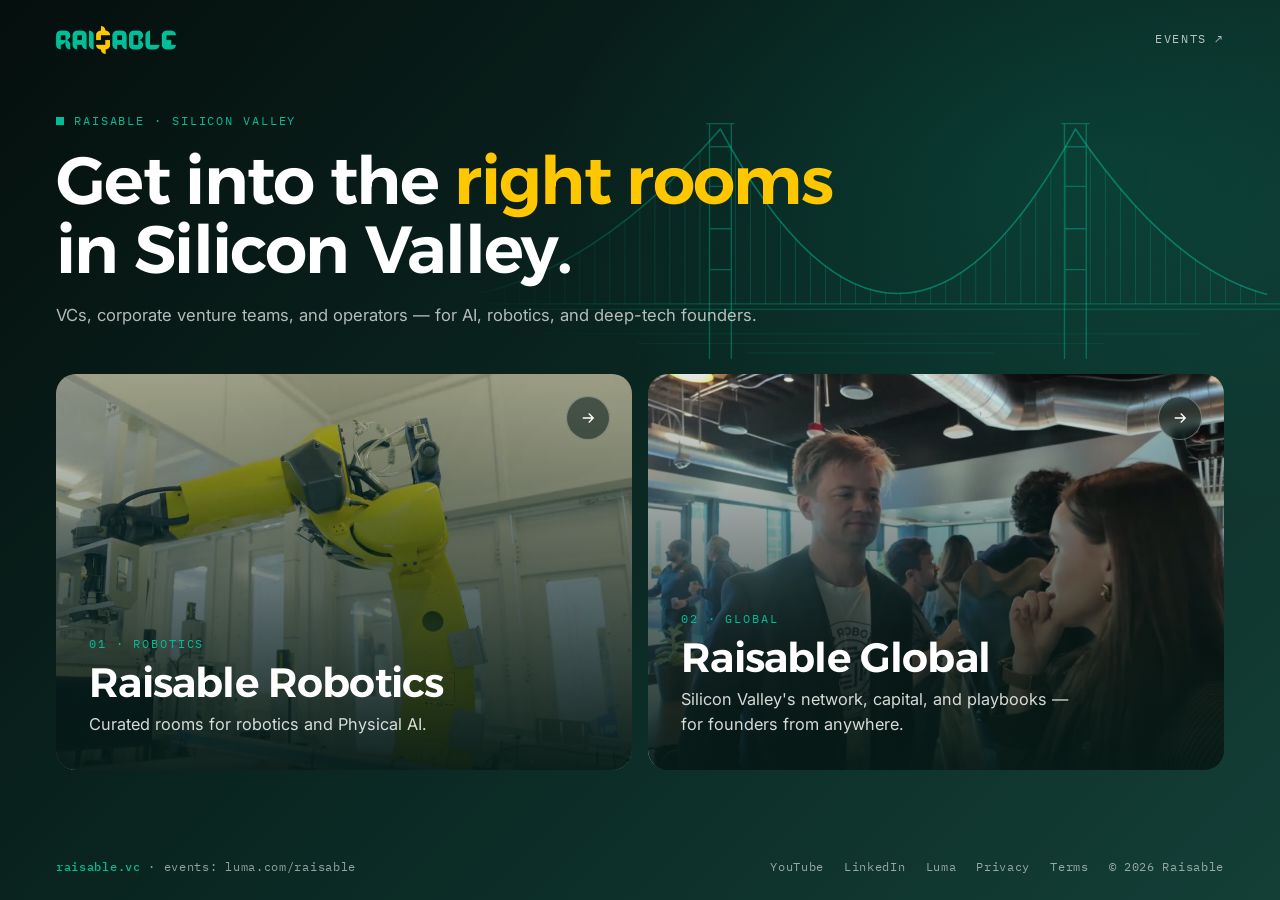
<file: index.html>
<!DOCTYPE html>
<html lang="en">
<head>
  <meta charset="UTF-8">
  <meta name="viewport" content="width=device-width, initial-scale=1.0">
  <!-- Old links to the former home page (raisable.vc/#apply, #programs…) now live at /global/ -->
  <script>
    (function () {
      if (location.hash && location.hash.length > 1) {
        location.replace('/global/' + location.search + location.hash);
      }
    })();
  </script>
  <title>Raisable — Get into the right rooms in Silicon Valley</title>
  <meta name="description" content="Raisable connects founders with Silicon Valley's VCs, corporate venture teams, and operators. Raisable Global for founders from anywhere; Raisable Robotics for robotics and Physical AI.">
  <link rel="canonical" href="https://raisable.vc/">
  <meta property="og:type" content="website">
  <meta property="og:site_name" content="Raisable">
  <meta property="og:locale" content="en_US">
  <meta property="og:url" content="https://raisable.vc/">
  <meta property="og:title" content="Raisable — Get into the right rooms in Silicon Valley">
  <meta property="og:description" content="VCs, corporate venture teams, and operators — for AI, robotics, and deep-tech founders. Choose Raisable Global or Raisable Robotics.">
  <meta property="og:image" content="https://raisable.vc/assets/img/og-home.jpg">
  <meta property="og:image:width" content="1200">
  <meta property="og:image:height" content="630">
  <meta property="og:image:alt" content="Raisable — Get into the right rooms in Silicon Valley">
  <meta name="twitter:card" content="summary_large_image">
  <meta name="twitter:title" content="Raisable — Get into the right rooms in Silicon Valley">
  <meta name="twitter:description" content="VCs, corporate venture teams, and operators — for AI, robotics, and deep-tech founders.">
  <meta name="twitter:image" content="https://raisable.vc/assets/img/og-home.jpg">
  <meta name="theme-color" content="#0A2621">
  <link rel="icon" href="data:image/svg+xml,%3Csvg xmlns='http://www.w3.org/2000/svg' viewBox='0 0 32 32'%3E%3Crect width='32' height='32' rx='7' fill='%230A2621'/%3E%3Ctext x='16' y='23' font-family='Arial,sans-serif' font-size='19' font-weight='700' fill='%2300BD97' text-anchor='middle'%3ER%3C/text%3E%3C/svg%3E">
  <link rel="preconnect" href="https://fonts.googleapis.com">
  <link rel="preconnect" href="https://fonts.gstatic.com" crossorigin>
  <link href="https://fonts.googleapis.com/css2?family=Alexandria:wght@500;600&family=Inter:wght@400;500;600&family=IBM+Plex+Mono:wght@400;500&display=swap" rel="stylesheet">
  <link rel="preload" as="image" href="/assets/video/hero-poster.jpg">
  <link rel="preload" as="image" href="/assets/img/door-robotics.jpg">
  <!-- Google Analytics (GA4) — the raisable.vc property (544857600); production host only.
       ?ga_debug=1 (kept for the tab session) sends hits to DebugView and marks them internal traffic. -->
  <script>
    window.GA_MEASUREMENT_ID = 'G-0SW6V2QF0W';
    window.dataLayer = window.dataLayer || [];
    window.gtag = function () { dataLayer.push(arguments); };
    if (window.GA_MEASUREMENT_ID && /(^|\.)raisable\.vc$/.test(location.hostname)) {
      var _ga = document.createElement('script');
      _ga.async = true;
      _ga.src = 'https://www.googletagmanager.com/gtag/js?id=' + window.GA_MEASUREMENT_ID;
      document.head.appendChild(_ga);
      var _gaDebug = false;
      try {
        _gaDebug = /[?&]ga_debug=1(&|$)/.test(location.search) || sessionStorage.getItem('ga_debug') === '1';
        if (_gaDebug) sessionStorage.setItem('ga_debug', '1');
      } catch (e) {}
      gtag('js', new Date());
      gtag('config', window.GA_MEASUREMENT_ID, Object.assign({ content_group: 'gateway' },
        _gaDebug ? { debug_mode: true, traffic_type: 'internal' } : {}));
    }
    // A click that leaves the page is reported by the next page: hits still queued in gtag
    // when a page unloads get lost (seen in testing). rsblTrackOnNextPage(name, params, clickEvent)
    window.rsblTrackOnNextPage = function (name, params, e) {
      if (e && (e.metaKey || e.ctrlKey || e.shiftKey)) { gtag('event', name, params); return; } // new tab: this page stays
      try { sessionStorage.setItem('rsbl_ga_next', JSON.stringify({ name: name, params: params, t: Date.now() })); }
      catch (err) { gtag('event', name, params); }
    };
    try {
      var _gaNext = JSON.parse(sessionStorage.getItem('rsbl_ga_next') || 'null');
      sessionStorage.removeItem('rsbl_ga_next');
      if (_gaNext && Date.now() - _gaNext.t < 60000) gtag('event', _gaNext.name, _gaNext.params);
    } catch (e) {}
  </script>
  <script type="application/ld+json">
  {
    "@context": "https://schema.org",
    "@graph": [
      {
        "@type": "Organization",
        "@id": "https://raisable.vc/#organization",
        "name": "Raisable",
        "url": "https://raisable.vc/",
        "logo": "https://raisable.vc/assets/img/logo.png",
        "slogan": "Get into the right rooms in Silicon Valley.",
        "sameAs": [
          "https://www.linkedin.com/company/raisable-global/",
          "https://www.youtube.com/@RaisableFounders",
          "https://luma.com/raisable"
        ]
      },
      {
        "@type": "WebSite",
        "@id": "https://raisable.vc/#website",
        "url": "https://raisable.vc/",
        "name": "Raisable",
        "publisher": { "@id": "https://raisable.vc/#organization" },
        "hasPart": [
          { "@type": "WebPage", "name": "Raisable Global", "url": "https://raisable.vc/global/" },
          { "@type": "WebPage", "name": "Raisable Robotics", "url": "https://raisable.vc/robotics/" }
        ]
      }
    ]
  }
  </script>
  <style>
    :root {
      --night: #0A2621;
      --deep: #061A16;
      --paper: #F8F9F6;
      --teal: #00BD97;
      --yellow: #FFC700;
      --soft: rgba(248, 249, 246, 0.72);
      --hair: rgba(248, 249, 246, 0.16);
      --font-display: 'Alexandria', system-ui, sans-serif;
      --font-body: 'Inter', system-ui, sans-serif;
      --font-mono: 'IBM Plex Mono', ui-monospace, monospace;
      --pad: clamp(20px, 4.5vw, 56px);
      --ease: cubic-bezier(0.22, 1, 0.36, 1);
    }
    *, *::before, *::after { box-sizing: border-box; }
    html, body { margin: 0; }
    body {
      min-height: 100svh;
      font-family: var(--font-body);
      color: var(--paper);
      background:
        radial-gradient(ellipse 60% 55% at 85% 20%, rgba(0, 189, 151, 0.14), transparent 70%),
        linear-gradient(135deg, #050F0D 0%, var(--night) 48%, #133F37 100%);
      background-color: var(--night);
      -webkit-font-smoothing: antialiased;
    }
    a { color: inherit; text-decoration: none; }
    a:focus-visible { outline: 2px solid var(--teal); outline-offset: 4px; }

    .gw {
      position: relative;
      isolation: isolate;
      min-height: 100svh;
      max-width: 1440px;
      margin: 0 auto;
      padding: 0 var(--pad);
      display: flex;
      flex-direction: column;
      overflow: hidden;
    }

    /* ---------- top bar ---------- */
    .gw-top { display: flex; align-items: center; justify-content: space-between; padding: 26px 0 0; }
    .gw-top img { display: block; height: 28px; width: auto; }
    .gw-top-link {
      font-family: var(--font-mono);
      font-size: 0.72rem;
      letter-spacing: 0.14em;
      text-transform: uppercase;
      color: var(--soft);
      border-bottom: 1px solid transparent;
      padding-bottom: 2px;
      transition: color 0.2s ease, border-color 0.2s ease;
    }
    .gw-top-link:hover { color: var(--paper); border-bottom-color: var(--teal); }

    /* ---------- banner message + Golden Gate line art ---------- */
    .gw-hero { position: relative; padding: clamp(28px, 6.5vh, 80px) 0 0; }
    .gw-eyebrow {
      margin: 0 0 18px;
      font-family: var(--font-mono);
      font-size: 0.74rem;
      letter-spacing: 0.16em;
      text-transform: uppercase;
      color: var(--teal);
    }
    .gw-eyebrow::before {
      content: "";
      display: inline-block;
      width: 8px; height: 8px;
      margin-right: 10px;
      background: var(--teal);
    }
    .gw h1 {
      margin: 0;
      font-family: var(--font-display);
      font-weight: 600;
      font-size: clamp(2.3rem, 5.2vw, 4.6rem);
      line-height: 1.04;
      letter-spacing: -0.025em;
      color: #FFFFFF;
    }
    .gw h1 em { font-style: normal; color: var(--yellow); }
    .gw-sub { margin: 18px 0 0; max-width: 46rem; font-size: clamp(1rem, 1.3vw, 1.15rem); line-height: 1.6; color: var(--soft); }

    .gw-bridge {
      position: absolute;
      z-index: -1;
      right: calc(-1 * var(--pad));
      top: clamp(20px, 5vh, 64px);
      width: min(64vw, 980px);
      height: auto;
      pointer-events: none;
      -webkit-mask-image: linear-gradient(to right, transparent 0%, #000 34%);
      mask-image: linear-gradient(to right, transparent 0%, #000 34%);
    }
    .gw-bridge path { stroke: var(--teal); stroke-linecap: round; vector-effect: non-scaling-stroke; }
    .b-cable { stroke-width: 1.6; opacity: 0.5; stroke-dasharray: 1; stroke-dashoffset: 1; animation: draw 2.4s var(--ease) 0.2s forwards; }
    .b-tower { stroke-width: 1.4; opacity: 0.42; stroke-dasharray: 1; stroke-dashoffset: 1; animation: draw 1.8s var(--ease) forwards; }
    .b-hang { stroke-width: 1; opacity: 0; animation: fade-hang 1.6s ease 1.4s forwards; }
    .b-deck { stroke-width: 1.2; opacity: 0.32; }
    .b-water { stroke-width: 1; opacity: 0.12; }
    @keyframes draw { to { stroke-dashoffset: 0; } }
    @keyframes fade-hang { to { opacity: 0.22; } }

    /* ---------- the two doors ---------- */
    .gw-doors {
      display: flex;
      gap: 16px;
      margin: clamp(28px, 5vh, 56px) 0 0;
      min-height: clamp(320px, 44vh, 520px);
      list-style: none;
      padding: 0;
    }
    .gw-doors li { display: flex; flex: 1 1 0; min-width: 0; transition: flex-grow 0.7s var(--ease); }
    .gw-door {
      position: relative;
      isolation: isolate;
      display: flex;
      flex-direction: column;
      justify-content: flex-end;
      width: 100%;
      overflow: hidden;
      border-radius: 20px;
      background: var(--deep);
      box-shadow: inset 0 0 0 1px var(--hair);
      transition: box-shadow 0.3s ease;
    }
    .gw-door-img, .gw-door video {
      position: absolute;
      inset: 0;
      z-index: -2;
      width: 100%;
      height: 100%;
      object-fit: cover;
      transform: scale(1.02);
      transition: transform 1.4s var(--ease), filter 0.6s ease, opacity 0.6s ease;
    }
    .gw-door video { opacity: 0; }
    .gw-door.is-playing video { opacity: 1; }
    .gw-door--global .gw-door-img, .gw-door--global video { object-position: 50% 30%; }
    .gw-door--robotics .gw-door-img { object-position: 60% 40%; }
    .gw-door--robotics video { object-position: 50% 45%; }
    .gw-door-shade {
      position: absolute;
      inset: 0;
      z-index: -1;
      background-color: transparent;
      background-image: linear-gradient(180deg, rgba(6, 26, 22, 0.1) 0%, rgba(6, 26, 22, 0.5) 45%, rgba(6, 26, 22, 0.95) 100%);
      transition: background-color 0.6s ease;
    }
    .gw-door-go {
      position: absolute;
      top: 22px; right: 22px;
      width: 44px; height: 44px;
      border-radius: 50%;
      display: grid;
      place-items: center;
      background: rgba(6, 26, 22, 0.55);
      box-shadow: inset 0 0 0 1px rgba(248, 249, 246, 0.35);
      backdrop-filter: blur(4px);
      transition: background-color 0.3s ease, transform 0.5s var(--ease), box-shadow 0.3s ease;
    }
    .gw-door-go svg { width: 18px; height: 18px; stroke: #FFFFFF; stroke-width: 1.8; fill: none; }
    .gw-door-body { padding: clamp(22px, 2.6vw, 34px); }
    .gw-door-kicker {
      display: block;
      font-family: var(--font-mono);
      font-size: 0.72rem;
      letter-spacing: 0.16em;
      text-transform: uppercase;
      color: var(--teal);
    }
    .gw-door-title {
      display: block;
      margin: 10px 0 8px;
      font-family: var(--font-display);
      font-weight: 600;
      font-size: clamp(1.9rem, 3.2vw, 2.9rem);
      line-height: 1.05;
      letter-spacing: -0.02em;
      color: #FFFFFF;
    }
    .gw-door-line { display: block; max-width: 40ch; font-size: 1.02rem; line-height: 1.5; color: rgba(248, 249, 246, 0.86); }

    /* "who it's for" — revealed on hover / focus */
    .gw-door-more { display: grid; grid-template-rows: 0fr; transition: grid-template-rows 0.6s var(--ease); }
    .gw-door-more > span { overflow: hidden; min-height: 0; }
    .gw-door-for {
      display: block;
      margin: 20px 0 10px;
      padding-top: 16px;
      border-top: 1px solid rgba(248, 249, 246, 0.2);
      font-family: var(--font-mono);
      font-size: 0.7rem;
      letter-spacing: 0.16em;
      text-transform: uppercase;
      color: var(--yellow);
    }
    .gw-door-who { display: grid; gap: 7px; margin: 0; padding: 0; list-style: none; }
    .gw-door-who span { position: relative; display: block; padding-left: 18px; font-size: 0.98rem; line-height: 1.45; color: #FFFFFF; }
    .gw-door-who span::before {
      content: "";
      position: absolute;
      left: 0; top: 0.55em;
      width: 7px; height: 7px;
      background: var(--teal);
    }
    .gw-door-cta {
      display: inline-flex;
      align-items: center;
      gap: 8px;
      margin-top: 20px;
      padding-bottom: 3px;
      font-weight: 600;
      font-size: 0.98rem;
      color: #FFFFFF;
      border-bottom: 1px solid var(--teal);
    }

    @media (hover: hover) and (pointer: fine) {
      .gw-doors:hover li { flex-grow: 0.78; }
      .gw-doors li:hover, .gw-doors li:focus-within { flex-grow: 1.3; }
      .gw-door:hover, .gw-door:focus-visible { box-shadow: inset 0 0 0 1px rgba(0, 189, 151, 0.7); }
      .gw-door:hover .gw-door-more, .gw-door:focus-visible .gw-door-more { grid-template-rows: 1fr; }
      .gw-door:hover .gw-door-img, .gw-door:hover video { transform: scale(1.06); }
      .gw-door:hover .gw-door-shade, .gw-door:focus-visible .gw-door-shade { background-color: rgba(6, 26, 22, 0.4); }
      .gw-door:hover .gw-door-go, .gw-door:focus-visible .gw-door-go { background: var(--teal); box-shadow: none; transform: rotate(-45deg); }
      .gw-door:hover .gw-door-go svg, .gw-door:focus-visible .gw-door-go svg { stroke: var(--night); }
      .gw-doors:hover .gw-door:not(:hover) .gw-door-img,
      .gw-doors:hover .gw-door:not(:hover) video { filter: grayscale(0.5) brightness(0.62); }
      .gw-doors:hover .gw-door:not(:hover) .gw-door-body { opacity: 0.75; }
      .gw-door-body { transition: opacity 0.4s ease; }
    }

    /* ---------- footer line (banner style) ---------- */
    .gw-foot {
      display: flex;
      flex-wrap: wrap;
      align-items: center;
      justify-content: space-between;
      gap: 10px 24px;
      padding: 22px 0 26px;
      margin-top: auto;
      font-family: var(--font-mono);
      font-size: 0.72rem;
      letter-spacing: 0.06em;
      color: rgba(248, 249, 246, 0.58);
    }
    .gw-foot nav { display: flex; flex-wrap: wrap; gap: 8px 20px; }
    .gw-foot a:hover { color: var(--paper); }
    .gw-foot b { font-weight: 500; color: var(--teal); }
    .gw-doors + .gw-foot { margin-top: 0; }

    /* ---------- touch & narrow screens: no hover, so the audience line is always visible ---------- */
    @media (hover: none), (max-width: 760px) {
      .gw-door-more { grid-template-rows: 1fr; }
      .gw-door-shade { background-color: rgba(6, 26, 22, 0.3); }
    }
    @media (max-width: 760px) {
      .gw-hero { padding-top: 44px; }
      .gw-bridge { width: 118vw; right: -34vw; top: 70px; opacity: 0.8; }
      .gw-doors { flex-direction: column; min-height: 0; margin-top: 36px; }
      .gw-doors li { flex: none; }
      .gw-door { min-height: 440px; }
      .gw-door-go { top: 16px; right: 16px; width: 40px; height: 40px; }
      .gw-foot { flex-direction: column; align-items: flex-start; }
    }

    @media (prefers-reduced-motion: reduce) {
      .b-cable, .b-tower { animation: none; stroke-dashoffset: 0; }
      .b-hang { animation: none; opacity: 0.22; }
      .gw-doors li, .gw-door-more, .gw-door-img, .gw-door video, .gw-door-go { transition: none; }
    }
  </style>
</head>
<body>
  <div class="gw">
    <header class="gw-top">
      <a href="/" aria-label="Raisable — home"><img src="/assets/img/logo.png" alt="Raisable" width="122" height="28"></a>
      <a class="gw-top-link" href="https://luma.com/raisable" target="_blank" rel="noopener">Events ↗</a>
    </header>

    <main id="main">
      <section class="gw-hero" aria-labelledby="gw-title">
        <svg class="gw-bridge" viewBox="0 0 1200 400" fill="none" aria-hidden="true" focusable="false" preserveAspectRatio="xMaxYMid meet">
          <path class="b-hang" d="M42,281.0 V300 M64,274.7 V300 M86,267.1 V300 M108,258.2 V300 M130,248.1 V300 M152,236.7 V300 M174,224.1 V300 M196,210.2 V300 M218,195.0 V300 M240,178.5 V300 M262,160.8 V300 M284,141.8 V300 M306,121.5 V300 M328,100.0 V300 M350,77.2 V300 M402,83.1 V300 M424,118.7 V300 M446,150.8 V300 M468,179.5 V300 M490,204.8 V300 M512,226.6 V300 M534,244.9 V300 M556,259.8 V300 M578,271.3 V300 M600,279.3 V300 M622,283.8 V300 M644,284.9 V300 M666,282.6 V300 M688,276.8 V300 M710,267.5 V300 M732,254.8 V300 M754,238.7 V300 M776,219.1 V300 M798,196.0 V300 M820,169.5 V300 M842,139.5 V300 M864,106.1 V300 M886,69.3 V300 M922,75.3 V300 M944,104.5 V300 M966,131.7 V300 M988,156.7 V300 M1010,179.6 V300 M1032,200.4 V300 M1054,219.2 V300 M1076,235.8 V300 M1098,250.3 V300 M1120,262.8 V300 M1142,273.1 V300 M1164,281.3 V300"/>
          <path class="b-deck" d="M0,300 H1200 M0,308 H1200"/>
          <path class="b-water" d="M120,344 H1080 M260,358 H940 M420,372 H780"/>
          <path class="b-tower" pathLength="1" d="M364,380 V36 M396,380 V36 M360,36 H400 M364,70 H396 M364,128 H396 M364,190 H396 M364,250 H396 M884,380 V36 M916,380 V36 M880,36 H920 M884,70 H916 M884,128 H916 M884,190 H916 M884,250 H916"/>
          <path class="b-cable" pathLength="1" d="M20,286 Q200,250 380,44 M380,44 Q640,526 900,44 M900,44 Q1040,250 1180,286"/>
        </svg>
        <p class="gw-eyebrow">Raisable · Silicon Valley</p>
        <h1 id="gw-title">Get into the <em>right rooms</em><br>in Silicon Valley.</h1>
        <p class="gw-sub">VCs, corporate venture teams, and operators — for AI, robotics, and deep-tech founders.</p>
      </section>

      <nav aria-label="Choose your Raisable">
        <ul class="gw-doors">
          <li>
            <a class="gw-door gw-door--robotics" href="/robotics/" data-door="robotics">
              <img class="gw-door-img" src="/assets/img/door-robotics.jpg" alt="" width="1100" height="720" fetchpriority="high">
              <video muted loop playsinline preload="none" data-src="/assets/video/door-robotics.mp4" aria-hidden="true"></video>
              <span class="gw-door-shade"></span>
              <span class="gw-door-go" aria-hidden="true"><svg viewBox="0 0 24 24"><path d="M5 12h14M13 6l6 6-6 6"/></svg></span>
              <span class="gw-door-body">
                <span class="gw-door-kicker">01 · Robotics</span>
                <span class="gw-door-title">Raisable Robotics</span>
                <span class="gw-door-line">Curated rooms for robotics and Physical AI.</span>
                <span class="gw-door-more"><span>
                  <span class="gw-door-for">Who it's for</span>
                  <span class="gw-door-who">
                    <span>Robotics and Physical AI founders</span>
                    <span>Corporate venture and innovation teams</span>
                    <span>VCs investing in robotics</span>
                  </span>
                  <span class="gw-door-cta">Enter Raisable Robotics <span aria-hidden="true">→</span></span>
                </span></span>
              </span>
            </a>
          </li>
          <li>
            <a class="gw-door gw-door--global" href="/global/" data-door="global">
              <img class="gw-door-img" src="/assets/video/hero-poster.jpg" alt="" width="1280" height="720" fetchpriority="high">
              <video muted loop playsinline preload="none" data-src="/assets/video/door-global.mp4" aria-hidden="true"></video>
              <span class="gw-door-shade"></span>
              <span class="gw-door-go" aria-hidden="true"><svg viewBox="0 0 24 24"><path d="M5 12h14M13 6l6 6-6 6"/></svg></span>
              <span class="gw-door-body">
                <span class="gw-door-kicker">02 · Global</span>
                <span class="gw-door-title">Raisable Global</span>
                <span class="gw-door-line">Silicon Valley's network, capital, and playbooks — for founders from anywhere.</span>
                <span class="gw-door-more"><span>
                  <span class="gw-door-for">Who it's for</span>
                  <span class="gw-door-who">
                    <span>Founders from around the world, building for the US market</span>
                    <span>Investors looking for global deal flow</span>
                    <span>Operators and mentors who give back</span>
                  </span>
                  <span class="gw-door-cta">Enter Raisable Global <span aria-hidden="true">→</span></span>
                </span></span>
              </span>
            </a>
          </li>
        </ul>
      </nav>
    </main>

    <footer class="gw-foot">
      <span><b>raisable.vc</b> · events: luma.com/raisable</span>
      <nav aria-label="More from Raisable">
        <a href="https://www.youtube.com/@RaisableFounders" target="_blank" rel="noopener">YouTube</a>
        <a href="https://www.linkedin.com/company/raisable-global/" target="_blank" rel="noopener">LinkedIn</a>
        <a href="https://luma.com/raisable" target="_blank" rel="noopener">Luma</a>
        <a href="/privacy.html">Privacy</a>
        <a href="/terms.html">Terms</a>
        <span>© <span data-year>2026</span> Raisable</span>
      </nav>
    </footer>
  </div>

  <script>
    (function () {
      var year = document.querySelector('[data-year]');
      if (year) year.textContent = new Date().getFullYear();

      // Carry campaign tags through the door, so the destination forms keep attribution.
      var params = new URLSearchParams(location.search);
      var carry = new URLSearchParams();
      params.forEach(function (v, k) { if (/^utm_|^e$/.test(k)) carry.set(k, v); });
      var qs = carry.toString();

      var doors = document.querySelectorAll('.gw-door');
      var motionOk = !window.matchMedia('(prefers-reduced-motion: reduce)').matches;
      var saveData = navigator.connection && navigator.connection.saveData;

      doors.forEach(function (door) {
        if (qs) door.href = door.getAttribute('href') + '?' + qs;

        door.addEventListener('click', function (e) {
          rsblTrackOnNextPage('gateway_click', { door: door.getAttribute('data-door') }, e);
        });
      });

      // Ambient footage: each door plays its clip on its own once it is on screen (any device,
      // phones included), unless the visitor asked for reduced motion or data saving. The clip
      // fades in only when it is actually playing; if it can't play, the photo simply stays.
      if (motionOk && !saveData) {
        var startVideo = function (door) {
          var video = door.querySelector('video');
          if (!video || video.getAttribute('src')) return;
          video.muted = true;
          video.addEventListener('playing', function () { door.classList.add('is-playing'); });
          video.src = video.getAttribute('data-src');
          var p = video.play();
          if (p && p.catch) p.catch(function () {});
        };
        if ('IntersectionObserver' in window) {
          var io = new IntersectionObserver(function (entries) {
            entries.forEach(function (e) { if (e.isIntersecting) { startVideo(e.target); io.unobserve(e.target); } });
          }, { rootMargin: '200px 0px' });
          doors.forEach(function (d) { io.observe(d); });
        } else {
          doors.forEach(startVideo);
        }
        // Browsers pause muted video in background tabs; pick it up again when the tab is back.
        document.addEventListener('visibilitychange', function () {
          if (document.visibilityState !== 'visible') return;
          doors.forEach(function (d) {
            var v = d.querySelector('video');
            if (v && v.getAttribute('src') && v.paused) { var p = v.play(); if (p && p.catch) p.catch(function () {}); }
          });
        });
      }
    })();
  </script>
</body>
</html>
</file>
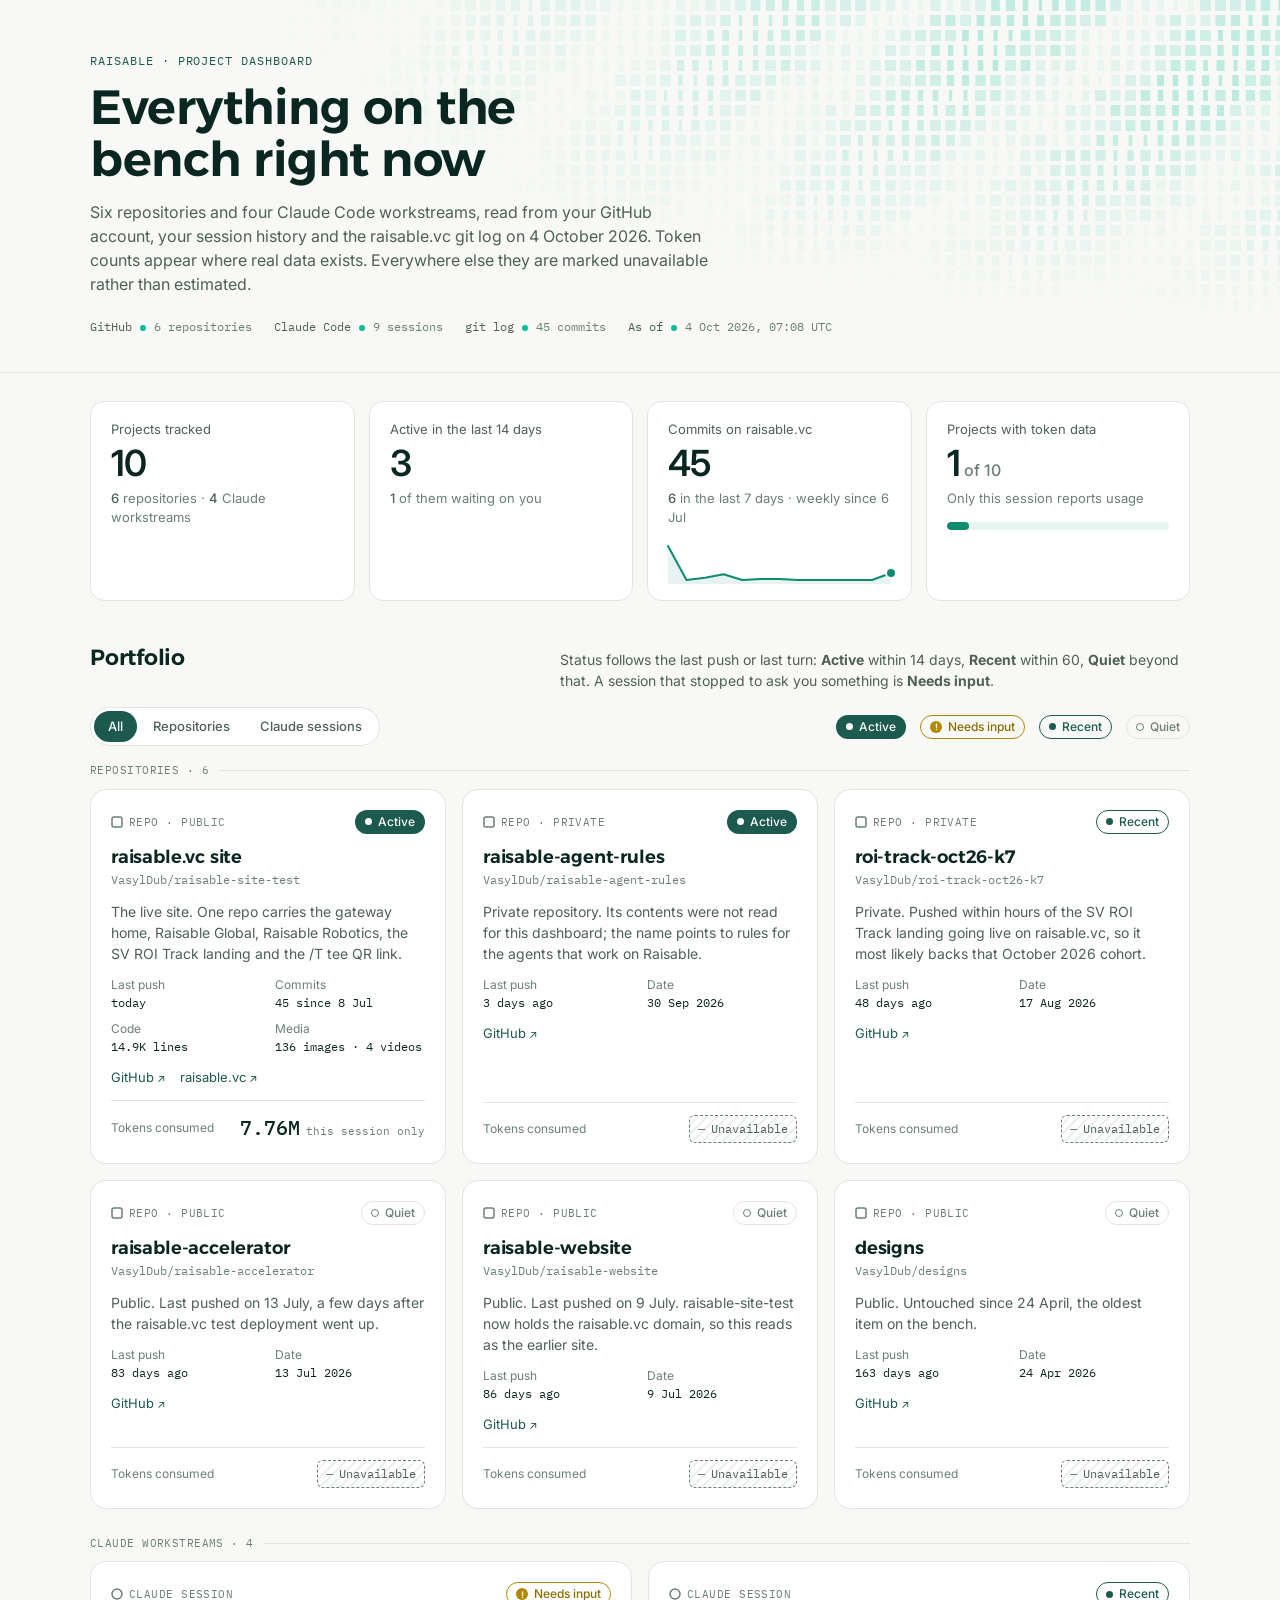
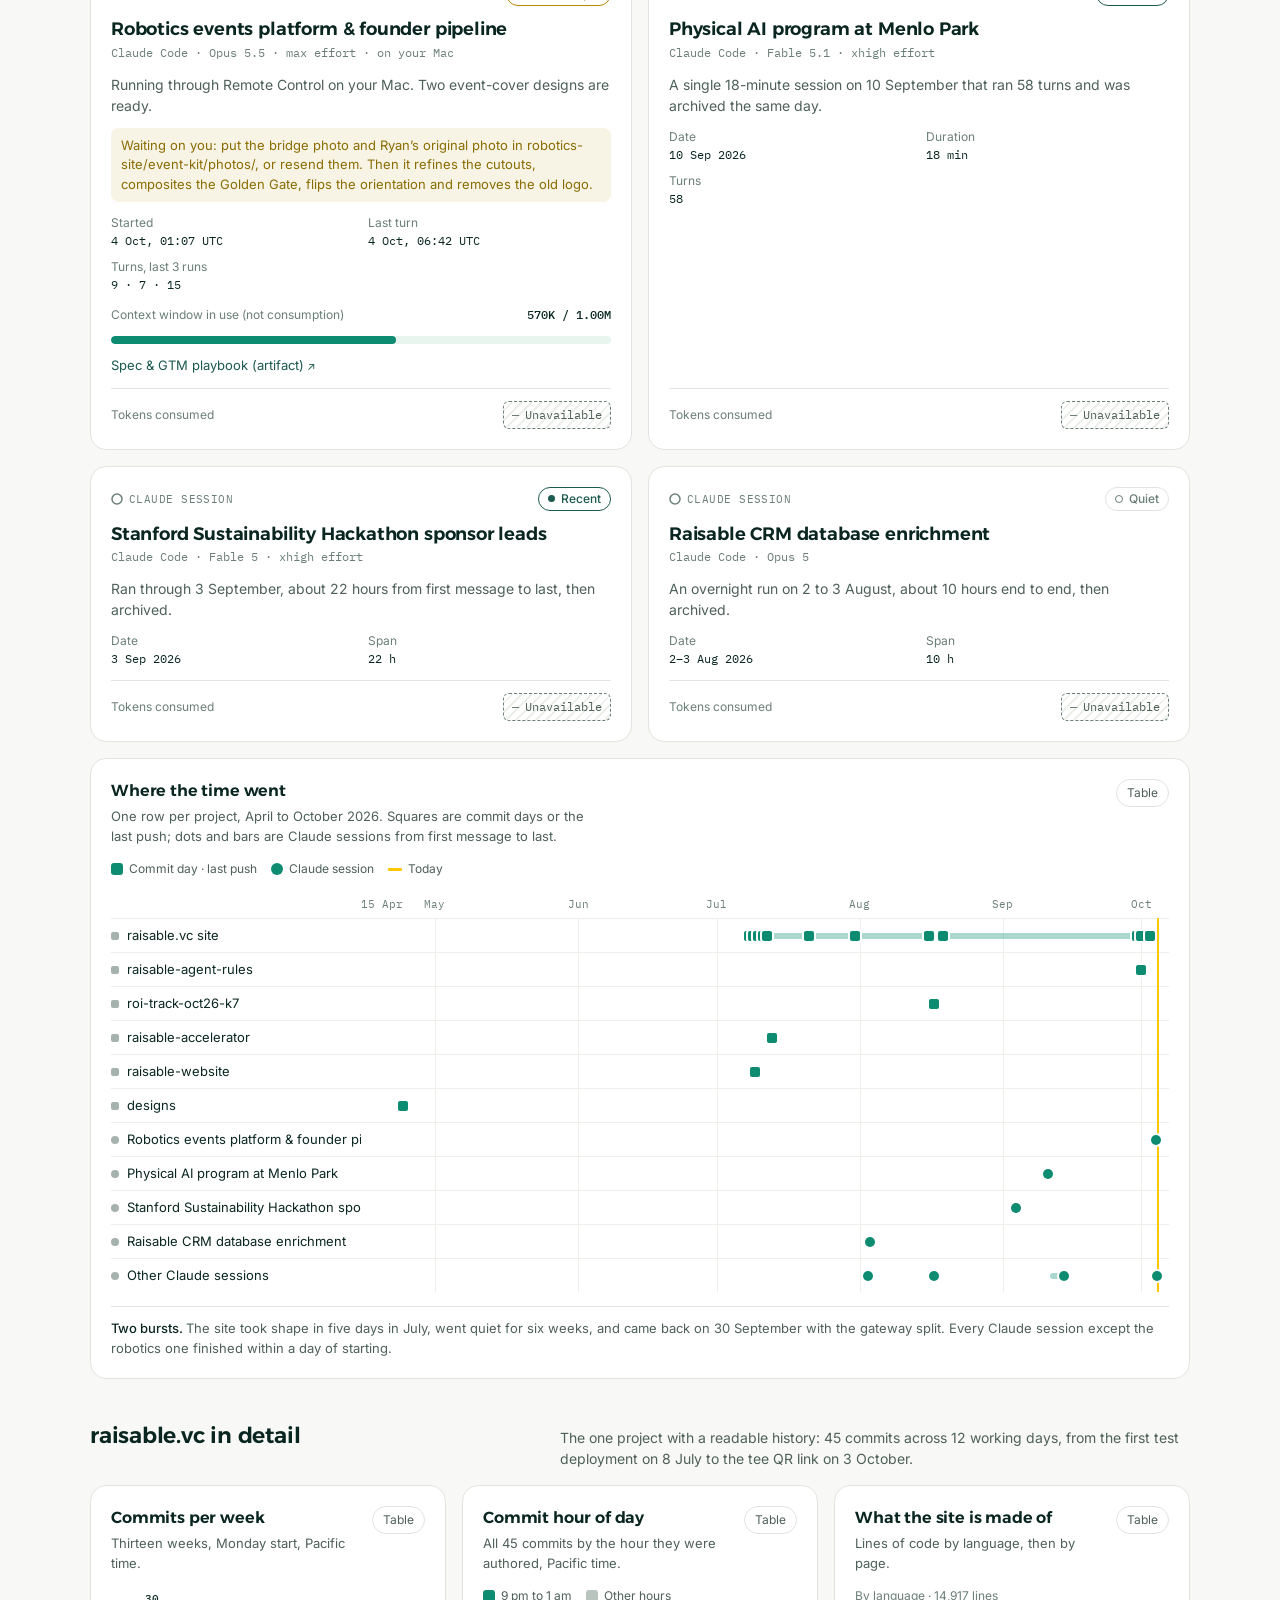
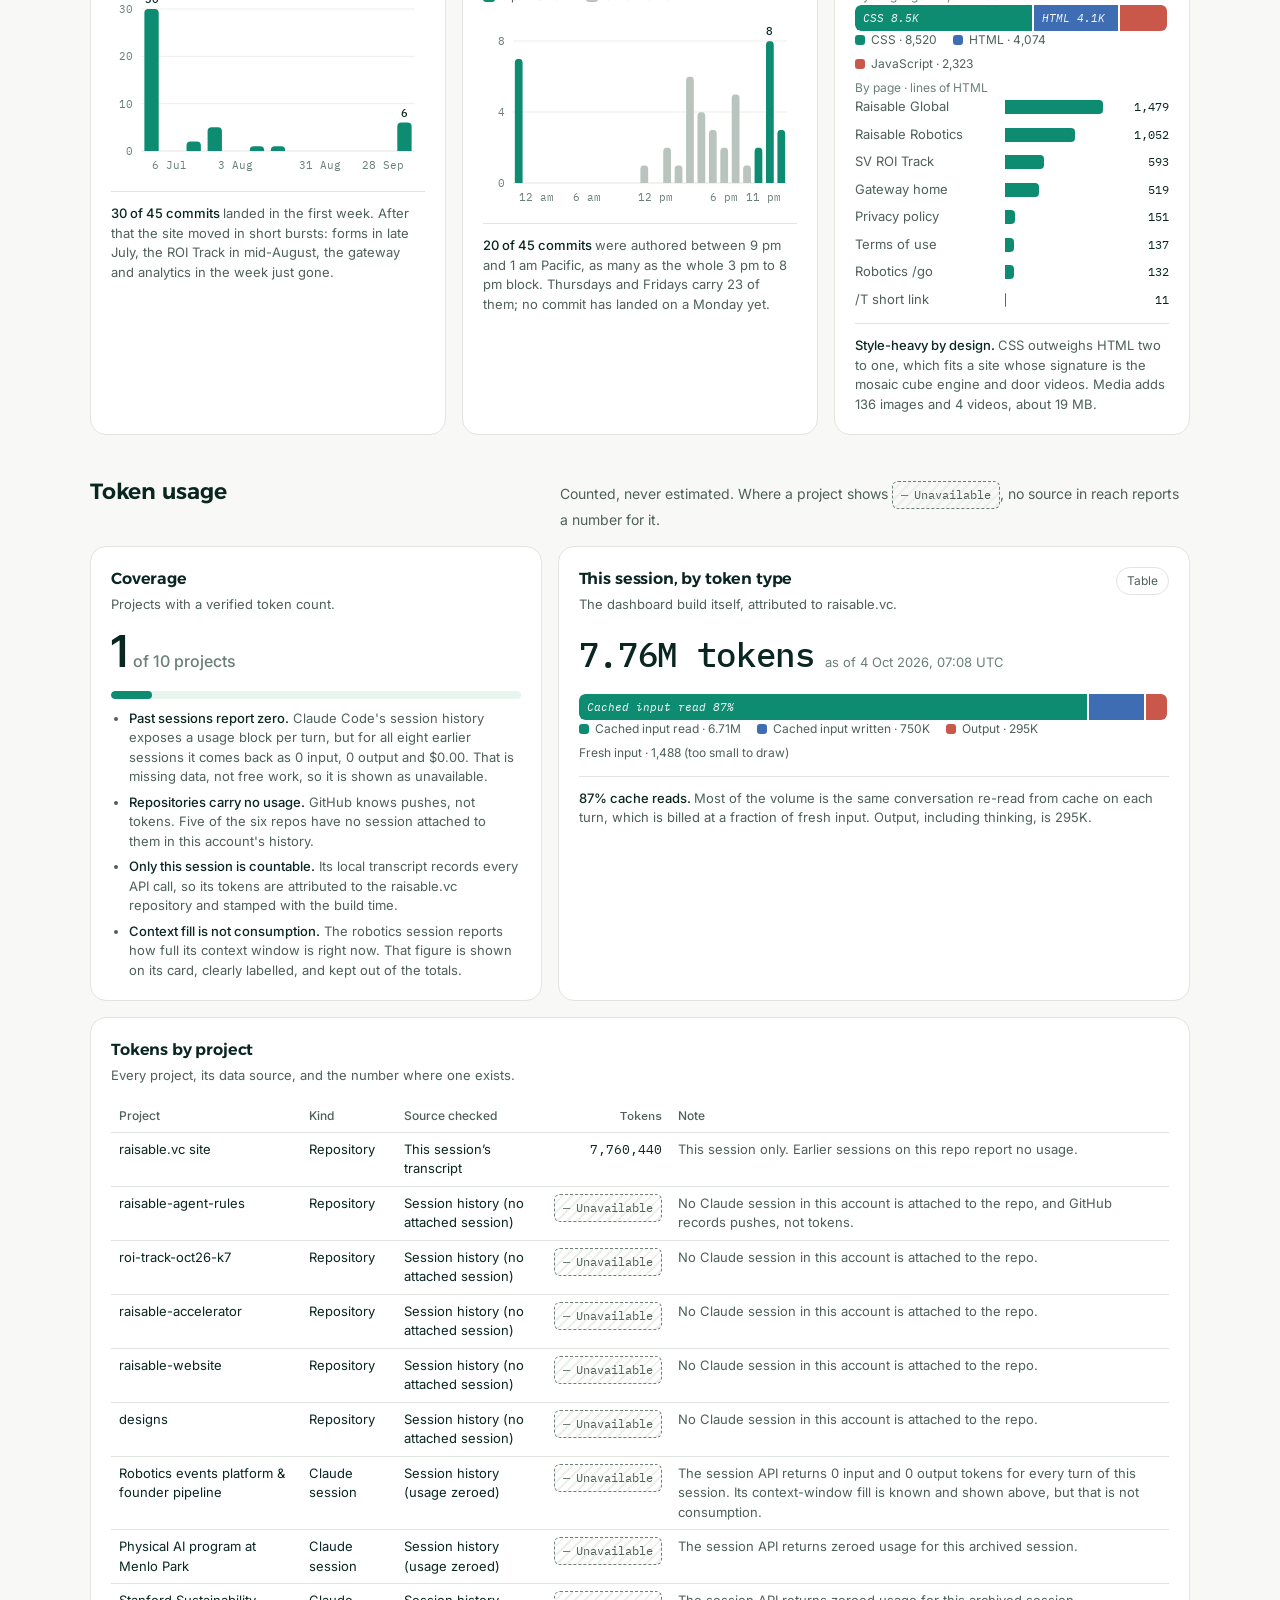
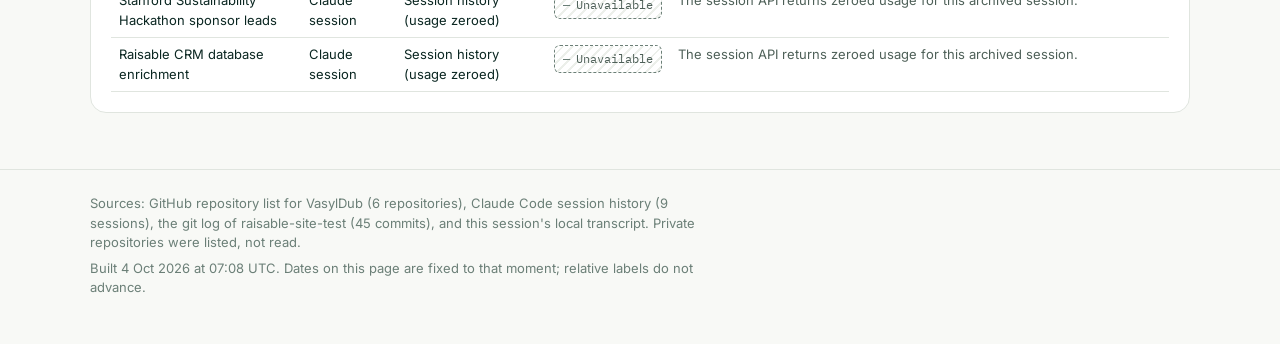
<file: dashboard/index.html>
<!doctype html>
<html lang="en">
<head>
<meta charset="utf-8">
<meta name="viewport" content="width=device-width, initial-scale=1, viewport-fit=cover">
<meta name="robots" content="noindex, nofollow">
<title>Raisable Workbench</title>
<link rel="preconnect" href="https://fonts.googleapis.com">
<link rel="stylesheet" href="https://fonts.googleapis.com/css2?family=Alexandria:wght@500;600&family=Inter:wght@400;500;600&family=IBM+Plex+Mono:wght@400;500&display=swap">
<style>
/* Layout: paper ground, white cards, one teal accent borrowed from raisable.vc; mono for data, Alexandria for headings. */
:root {
  --bg: #F8F9F6;
  --surface: #FFFFFF;
  --surface-2: #E7F5EE;
  --fg: #0A2621;
  --fg-soft: #4E6058;
  --muted: #6B7F77;
  --line: #E0E5DF;
  --grid: #ECEFEA;
  --accent: #00BD97;
  --accent-ink: #1C594E;
  --yellow: #FFC700;
  --s1: #0E8C72;
  --s2: #3F6DB3;
  --s3: #C9574A;
  --quiet: #B9C4BE;
  --warn: #B38700;
  --warn-text: #8A6D00;
  --pill-active-bg: #1C594E;
  --pill-active-fg: #F8F9F6;
  --tile: 0, 189, 151;
  --on-series: #FFFFFF;
  --shadow: 0 1px 2px rgba(10,38,33,.05), 0 10px 28px -18px rgba(10,38,33,.28);
  --font-display: "Alexandria", "Avenir Next", system-ui, sans-serif;
  --font-body: "Inter", -apple-system, "Segoe UI", system-ui, sans-serif;
  --font-mono: "IBM Plex Mono", "SF Mono", ui-monospace, monospace;
  --ease: cubic-bezier(.23, 1, .32, 1);
}
@media (prefers-color-scheme: dark) {
  :root:not([data-theme="light"]) {
    --bg: #07201B; --surface: #0D2B25; --surface-2: #123A32; --fg: #F8F9F6; --fg-soft: #A9B8B1; --muted: #7E948B;
    --line: rgba(248,249,246,.12); --grid: rgba(248,249,246,.07); --accent: #00BD97; --accent-ink: #2ED3AB; --yellow: #FFC700;
    --s1: #20AC89; --s2: #5F8BD4; --s3: #CF6657; --quiet: #3E5A52; --warn: #E3B21B; --warn-text: #E3B21B;
    --pill-active-bg: #2ED3AB; --pill-active-fg: #07201B; --on-series: #07201B;
    --shadow: 0 1px 2px rgba(0,0,0,.35), 0 10px 28px -18px rgba(0,0,0,.7);
    color-scheme: dark;
  }
}
:root[data-theme="dark"] {
  --bg: #07201B; --surface: #0D2B25; --surface-2: #123A32; --fg: #F8F9F6; --fg-soft: #A9B8B1; --muted: #7E948B;
  --line: rgba(248,249,246,.12); --grid: rgba(248,249,246,.07); --accent: #00BD97; --accent-ink: #2ED3AB; --yellow: #FFC700;
  --s1: #20AC89; --s2: #5F8BD4; --s3: #CF6657; --quiet: #3E5A52; --warn: #E3B21B; --warn-text: #E3B21B;
  --pill-active-bg: #2ED3AB; --pill-active-fg: #07201B;
  --shadow: 0 1px 2px rgba(0,0,0,.35), 0 10px 28px -18px rgba(0,0,0,.7);
  color-scheme: dark;
}

* { box-sizing: border-box; }
html { height: 100%; }
body {
  margin: 0; background: var(--bg); color: var(--fg);
  font-family: var(--font-body); font-size: 15px; line-height: 1.5;
  -webkit-font-smoothing: antialiased; text-rendering: optimizeLegibility;
}
a { color: var(--accent-ink); text-decoration: none; }
a:hover { text-decoration: underline; }
button { font: inherit; color: inherit; }
:focus-visible { outline: 2px solid var(--accent); outline-offset: 2px; border-radius: 4px; }
h1, h2, h3 { font-family: var(--font-display); font-weight: 600; letter-spacing: -0.01em; margin: 0; text-wrap: balance; }
.wrap { max-width: 1180px; margin: 0 auto; padding-inline: clamp(16px, 4vw, 40px); }
.mono { font-family: var(--font-mono); font-variant-numeric: tabular-nums; }
.eyebrow { font-family: var(--font-mono); font-size: 12px; letter-spacing: .08em; text-transform: uppercase; color: var(--accent-ink); margin: 0 0 12px; }
.muted { color: var(--muted); }

/* ---------- Hero ---------- */
.hero { position: relative; overflow: hidden; border-bottom: 1px solid var(--line); background: var(--bg); }
.hero canvas { position: absolute; inset: 0; width: 100%; height: 100%; pointer-events: none;
  -webkit-mask-image: radial-gradient(110% 120% at 100% 0%, #000 25%, transparent 72%);
  mask-image: radial-gradient(110% 120% at 100% 0%, #000 25%, transparent 72%); }
.hero-inner { position: relative; padding-block: 52px 36px; display: grid; gap: 22px; grid-template-columns: minmax(0, 1fr); }
.hero h1 { font-size: clamp(30px, 4.6vw, 48px); line-height: 1.08; max-width: 14ch; }
.hero .lede { max-width: 62ch; color: var(--fg-soft); margin: 14px 0 0; font-size: 16px; }
.sources { display: flex; flex-wrap: wrap; gap: 8px 22px; margin: 0; padding: 0; font-family: var(--font-mono); font-size: 12px; color: var(--muted); }
.sources div { display: flex; gap: 8px; align-items: baseline; }
.sources dt { color: var(--fg-soft); }
.sources dd { margin: 0; }
.sources dt::after { content: ""; display: inline-block; width: 6px; height: 6px; border-radius: 50%; background: var(--accent); margin-left: 8px; vertical-align: middle; }

/* ---------- Sections ---------- */
main { padding-block: 28px 56px; display: grid; gap: 40px; }
section { display: grid; gap: 16px; }
.sec-head { display: flex; flex-wrap: wrap; gap: 6px 18px; align-items: baseline; justify-content: space-between; }
.sec-head h2 { font-size: 22px; }
.sec-head p { margin: 0; color: var(--fg-soft); font-size: 14px; max-width: 70ch; }

/* ---------- Reveal animation ---------- */
[data-anim] .reveal { opacity: 0; transform: translateY(10px); transition: opacity .55s var(--ease), transform .7s var(--ease); transition-delay: calc(var(--i, 0) * 55ms); }
[data-anim].in .reveal { opacity: 1; transform: none; }
.pop { transition: transform .5s var(--ease); }
[data-anim] .pop { transform: scale(0); }
[data-anim].in .pop { transform: scale(1); }

/* ---------- KPI tiles ---------- */
.kpis { display: grid; grid-template-columns: repeat(auto-fit, minmax(230px, 1fr)); gap: 14px; }
.tile { background: var(--surface); border: 1px solid var(--line); border-radius: 14px; padding: 18px 20px 16px; display: grid; gap: 6px; align-content: start; min-width: 0; }
.tile .label { font-size: 13px; color: var(--fg-soft); }
.tile .value { font-size: 36px; font-weight: 600; line-height: 1.05; letter-spacing: -0.02em; }
.tile .value small { font-size: 16px; font-weight: 500; color: var(--muted); margin-left: 4px; letter-spacing: 0; }
.tile .sub { font-size: 13px; color: var(--muted); }
.tile .sub b { color: var(--fg-soft); font-weight: 500; }
.tile .spark { margin-top: 6px; height: 44px; width: 100%; position: relative; }
.spark-dot { position: absolute; width: 8px; height: 8px; margin: -4px 0 0 -4px; border-radius: 50%; background: var(--s1); box-shadow: 0 0 0 2px var(--surface); }
.tile .spark svg { width: 100%; height: 44px; display: block; overflow: visible; }
.meter { margin-top: 8px; height: 8px; border-radius: 4px; background: var(--surface-2); overflow: hidden; }
.meter i { display: block; height: 100%; width: var(--w, 0%); background: var(--s1); border-radius: 4px; transform-origin: left; transform: scaleX(0); transition: transform 1s var(--ease) .3s; }
[data-anim].in .meter i, .meter.static i { transform: scaleX(1); }
.spark path.line { fill: none; stroke: var(--s1); stroke-width: 2; stroke-linejoin: round; stroke-linecap: round; }
.spark path.area { fill: var(--s1); opacity: .1; }
.spark circle { fill: var(--s1); stroke: var(--surface); stroke-width: 2; }
[data-anim] .spark path.line { stroke-dasharray: var(--len) var(--len); stroke-dashoffset: var(--len); transition: stroke-dashoffset 1.2s var(--ease) .25s; }
[data-anim].in .spark path.line { stroke-dashoffset: 0; }

/* ---------- Filters ---------- */
.filters { display: flex; flex-wrap: wrap; gap: 12px 20px; align-items: center; justify-content: space-between; }
.seg { display: inline-flex; background: var(--surface); border: 1px solid var(--line); border-radius: 999px; padding: 3px; gap: 2px; }
.seg button { border: 0; background: transparent; padding: 6px 14px; border-radius: 999px; font-size: 13px; font-weight: 500; color: var(--fg-soft); cursor: pointer; transition: background .25s var(--ease), color .25s var(--ease); }
.seg button:hover { background: var(--surface-2); }
.seg button[aria-pressed="true"] { background: var(--pill-active-bg); color: var(--pill-active-fg); }
.legend { display: flex; flex-wrap: wrap; gap: 6px 14px; align-items: center; font-size: 12px; color: var(--fg-soft); }
.legend .k { display: inline-flex; align-items: center; gap: 6px; }
.legend .sw { width: 12px; height: 12px; border-radius: 3px; display: inline-block; }
.legend .sw.round { border-radius: 50%; }
.legend .sw.ln { width: 14px; height: 2px; border-radius: 1px; }

/* ---------- Status pills & chips ---------- */
.pill { display: inline-flex; align-items: center; gap: 6px; font-size: 12px; font-weight: 500; line-height: 1; padding: 5px 9px; border-radius: 999px; border: 1px solid transparent; white-space: nowrap; }
.pill::before { content: ""; width: 7px; height: 7px; border-radius: 50%; background: currentColor; }
.pill.active { background: var(--pill-active-bg); color: var(--pill-active-fg); }
.pill.active::before { box-shadow: 0 0 0 0 rgba(var(--tile), .6); animation: pulse 2.2s ease-out infinite; }
.pill.blocked { color: var(--warn-text); border-color: var(--warn); }
.pill.blocked::before { content: "!"; width: 12px; height: 12px; background: var(--warn); color: #fff; font-size: 9px; font-weight: 700; display: inline-grid; place-items: center; }
.pill.recent { color: var(--accent-ink); border-color: var(--accent-ink); }
.pill.quiet { color: var(--muted); border-color: var(--line); }
.pill.quiet::before { background: transparent; border: 1.5px solid currentColor; width: 6px; height: 6px; }
@keyframes pulse { 0% { box-shadow: 0 0 0 0 rgba(var(--tile), .55); } 100% { box-shadow: 0 0 0 9px rgba(var(--tile), 0); } }
.chip { font-family: var(--font-mono); font-size: 11px; letter-spacing: .04em; text-transform: uppercase; color: var(--muted); display: inline-flex; align-items: center; gap: 6px; }
.chip svg { width: 12px; height: 12px; }
.unavail { display: inline-flex; align-items: center; gap: 6px; font-family: var(--font-mono); font-size: 12px; color: var(--fg-soft); padding: 4px 8px; border-radius: 6px; border: 1px dashed var(--muted);
  background: repeating-linear-gradient(135deg, transparent 0 5px, var(--grid) 5px 7px); cursor: help; }
.unavail::before { content: "—"; color: var(--muted); }

/* ---------- Project cards ---------- */
.groups { display: grid; gap: 26px; }
.group-head { margin-bottom: 10px; display: flex; align-items: center; gap: 10px; }
.group-head::after { content: ""; flex: 1; height: 1px; background: var(--line); }
.grid { display: grid; gap: 16px; }
.grid.repos { grid-template-columns: repeat(auto-fill, minmax(min(300px, 100%), 1fr)); }
.grid.sessions { grid-template-columns: repeat(auto-fill, minmax(min(430px, 100%), 1fr)); }
.card { background: var(--surface); border: 1px solid var(--line); border-radius: 16px; padding: 20px; display: flex; flex-direction: column; gap: 12px; min-width: 0; transition: transform .35s var(--ease), box-shadow .35s var(--ease), border-color .35s var(--ease); }
[data-anim].in .card.reveal:hover, .card:hover { transform: translateY(-2px); box-shadow: var(--shadow); border-color: transparent; }
.card .top { display: flex; justify-content: space-between; align-items: center; gap: 10px; }
.card h3 { font-size: 18px; line-height: 1.25; }
.card .sub { font-family: var(--font-mono); font-size: 12px; color: var(--muted); margin-top: 3px; overflow-wrap: anywhere; }
.card p { margin: 0; font-size: 14px; color: var(--fg-soft); }
.card .note { font-size: 13px; color: var(--warn-text); background: color-mix(in srgb, var(--warn) 10%, transparent); border-radius: 8px; padding: 8px 10px; }
.facts { display: grid; grid-template-columns: 1fr 1fr; gap: 8px 14px; margin: 0; font-size: 12px; }
.facts div { min-width: 0; }
.facts dt { color: var(--muted); }
.facts dd { margin: 0; font-family: var(--font-mono); color: var(--fg); font-variant-numeric: tabular-nums; overflow-wrap: anywhere; }
.tokens { margin-top: auto; border-top: 1px solid var(--line); padding-top: 12px; display: flex; justify-content: space-between; align-items: center; gap: 10px; flex-wrap: wrap; }
.tokens .tl { font-size: 12px; color: var(--muted); }
.tokens .tv { font-family: var(--font-mono); font-size: 20px; font-weight: 500; color: var(--fg); }
.tokens .tv small { font-size: 11px; color: var(--muted); font-weight: 400; margin-left: 6px; }
.ctx { display: grid; gap: 4px; font-size: 12px; color: var(--muted); }
.ctx .row { display: flex; justify-content: space-between; gap: 8px; }
.ctx .row b { font-family: var(--font-mono); font-weight: 500; color: var(--fg); }
.links { display: flex; flex-wrap: wrap; gap: 6px 14px; font-size: 13px; }
.links a::after { content: " ↗"; font-size: 11px; }

/* ---------- Chart cards ---------- */
.chart { background: var(--surface); border: 1px solid var(--line); border-radius: 16px; padding: 20px; display: grid; gap: 14px; min-width: 0; align-content: start; }
.chart .head { display: flex; justify-content: space-between; align-items: flex-start; gap: 12px; }
.chart h3 { font-size: 16px; }
.chart .cap { margin: 4px 0 0; font-size: 13px; color: var(--fg-soft); max-width: 60ch; }
.tbtn { border: 1px solid var(--line); background: transparent; border-radius: 999px; padding: 4px 10px; font-size: 12px; color: var(--fg-soft); cursor: pointer; white-space: nowrap; transition: background .2s; }
.tbtn:hover { background: var(--surface-2); }
.tbtn[aria-pressed="true"] { background: var(--pill-active-bg); color: var(--pill-active-fg); border-color: transparent; }
.viz svg { display: block; width: 100%; overflow: visible; }
.viz text { font-family: var(--font-mono); font-size: 11px; fill: var(--muted); }
.viz text.lab { fill: var(--fg); font-weight: 500; }
.viz .gridline { stroke: var(--grid); stroke-width: 1; }
.viz .baseline { stroke: var(--line); stroke-width: 1; }
.viz .bar { fill: var(--s1); transform-box: fill-box; transform-origin: bottom; transition: transform .8s var(--ease), fill .2s; transition-delay: calc(var(--i, 0) * 22ms); }
.viz .bar.dim { fill: var(--quiet); }
.viz .bar.hot { fill: var(--accent-ink); }
.viz .bar.dim.hot { fill: var(--muted); }
.viz .hit { fill: transparent; cursor: default; }
[data-anim] .viz.pre .bar { transform: scaleY(0); }
.insight { font-size: 13px; color: var(--fg-soft); border-top: 1px solid var(--line); padding-top: 12px; margin: 0; }
.insight b { color: var(--fg); font-weight: 500; }
table.data { width: 100%; border-collapse: collapse; font-size: 13px; }
table.data th, table.data td { text-align: left; padding: 7px 8px; border-bottom: 1px solid var(--line); vertical-align: top; }
table.data th { font-weight: 500; color: var(--fg-soft); font-size: 12px; }
table.data td.num, table.data th.num { text-align: right; font-family: var(--font-mono); font-variant-numeric: tabular-nums; }
.tscroll { overflow-x: auto; }

/* ---------- Timeline ---------- */
.tl-wrap { --lab: 250px; display: grid; gap: 0; position: relative; }
.tl-axis, .tl-row { display: grid; grid-template-columns: var(--lab) minmax(0, 1fr); align-items: center; }
.tl-axis { height: 26px; font-family: var(--font-mono); font-size: 11px; color: var(--muted); }
.tl-axis .track { position: relative; height: 100%; }
.tl-axis .tick { position: absolute; top: 4px; transform: translateX(-50%); white-space: nowrap; }
.tl-axis .tick.first { transform: none; }
.tl-row { height: 34px; border-top: 1px solid var(--grid); }
.tl-row .name { font-size: 13px; padding-right: 12px; white-space: nowrap; overflow: hidden; text-overflow: ellipsis; display: flex; align-items: center; gap: 8px; min-width: 0; }
.tl-row .name .g { flex: none; width: 8px; height: 8px; border-radius: 2px; background: var(--muted); opacity: .6; }
.tl-row .name .g.round { border-radius: 50%; }
.tl-row .track { position: relative; height: 100%; }
.tl-grid { position: absolute; top: 26px; bottom: 0; left: var(--lab); right: 0; pointer-events: none; }
.tl-grid i { position: absolute; top: 0; bottom: 0; width: 1px; background: var(--grid); }
.tl-grid i.today { background: var(--yellow); width: 2px; }
.mk { position: absolute; top: 50%; cursor: default; }
.mk.sq { width: 10px; height: 10px; margin: -5px 0 0 -5px; border-radius: 2px; background: var(--s1); box-shadow: 0 0 0 2px var(--surface); }
.mk.dot { width: 10px; height: 10px; margin: -5px 0 0 -5px; border-radius: 50%; background: var(--s1); box-shadow: 0 0 0 2px var(--surface); }
.mk.span { height: 6px; margin-top: -3px; border-radius: 3px; background: var(--s1); opacity: .35; transform-origin: left; transition: transform .8s var(--ease); }
.mk.hit { height: 100%; top: 0; width: 24px; margin-left: -12px; }
[data-anim] .tl-wrap.pre .mk.span { transform: scaleX(0); }
[data-anim] .tl-wrap.pre .mk.sq, [data-anim] .tl-wrap.pre .mk.dot { transform: scale(0); }
.mk.sq, .mk.dot { transition: transform .5s var(--ease); transition-delay: var(--d, 0s); }
@media (max-width: 900px) { .tl-wrap { --lab: 170px; } }
@media (max-width: 640px) { .tl-wrap { --lab: 120px; } .tl-row .name { font-size: 12px; } }

/* ---------- Composition ---------- */
.stack { display: flex; gap: 2px; height: 26px; border-radius: 6px; overflow: hidden; background: var(--surface); }
.stack i { display: block; height: 100%; min-width: 2px; position: relative; transform-origin: left; transition: transform .9s var(--ease); font-family: var(--font-mono); font-size: 11px; color: #fff; line-height: 26px; padding-left: 8px; white-space: nowrap; overflow: visible; color: var(--on-series); }
.stack i span { position: relative; }
.stack i:first-child { border-radius: 6px 0 0 6px; }
.stack i:last-child { border-radius: 0 6px 6px 0; }
[data-anim] .stack.pre i { transform: scaleX(0); }
.hbars { display: grid; gap: 8px; }
.hbar { display: grid; grid-template-columns: 140px minmax(0, 1fr) 56px; gap: 10px; align-items: center; font-size: 13px; }
.hbar .n { white-space: nowrap; overflow: hidden; text-overflow: ellipsis; color: var(--fg-soft); }
.hbar .t { height: 14px; position: relative; }
.hbar .t i { position: absolute; left: 0; top: 0; bottom: 0; width: var(--w); background: var(--s1); border-radius: 0 4px 4px 0; transform-origin: left; transition: transform .8s var(--ease); transition-delay: calc(var(--i, 0) * 50ms); }
.hbar .v { font-family: var(--font-mono); font-size: 12px; text-align: right; font-variant-numeric: tabular-nums; }
[data-anim] .hbars.pre .hbar .t i { transform: scaleX(0); }
@media (max-width: 420px) { .hbar { grid-template-columns: 96px minmax(0, 1fr) 50px; } }
.row3 { display: grid; grid-template-columns: repeat(3, minmax(0, 1fr)); gap: 16px; }
@media (max-width: 1000px) { .row3 { grid-template-columns: 1fr; } }
.row2 { display: grid; grid-template-columns: minmax(0, 5fr) minmax(0, 7fr); gap: 16px; }
@media (max-width: 860px) { .row2 { grid-template-columns: 1fr; } }

/* ---------- Tokens ---------- */
.cov { display: grid; gap: 10px; }
.cov .big { font-size: 44px; font-weight: 600; letter-spacing: -0.02em; line-height: 1; }
.cov .big small { font-size: 16px; color: var(--muted); font-weight: 500; letter-spacing: 0; margin-left: 6px; }
.why { margin: 0; padding-left: 18px; font-size: 13px; color: var(--fg-soft); display: grid; gap: 6px; }
.why b { color: var(--fg); font-weight: 500; }
.tok-hero { display: flex; align-items: baseline; gap: 10px; flex-wrap: wrap; }
.tok-hero .n { font-family: var(--font-mono); font-size: 34px; font-weight: 500; letter-spacing: -0.01em; }
.tok-hero .d { font-size: 13px; color: var(--muted); }
.swl { display: flex; flex-wrap: wrap; gap: 6px 16px; font-size: 12px; color: var(--fg-soft); }
.swl .k { display: inline-flex; align-items: center; gap: 6px; }
.swl .k i { width: 10px; height: 10px; border-radius: 3px; }

/* ---------- Tooltip ---------- */
.tip { position: fixed; z-index: 50; pointer-events: none; background: var(--surface); color: var(--fg); border: 1px solid var(--line); box-shadow: var(--shadow); border-radius: 8px; padding: 8px 10px; font-size: 12px; line-height: 1.4; max-width: 260px; opacity: 0; transform: translateY(4px); transition: opacity .15s, transform .15s; }
.tip.show { opacity: 1; transform: none; }
.tip b { font-family: var(--font-mono); font-weight: 500; font-size: 13px; display: block; }
.tip span { color: var(--fg-soft); }

footer { border-top: 1px solid var(--line); padding-block: 24px 40px; font-size: 13px; color: var(--muted); }
footer p { margin: 0 0 6px; max-width: 80ch; }

@media (prefers-reduced-motion: reduce) {
  [data-anim] .reveal, [data-anim] .pop, [data-anim] .viz.pre .bar, [data-anim] .tl-wrap.pre .mk.span, [data-anim] .tl-wrap.pre .mk.sq, [data-anim] .tl-wrap.pre .mk.dot, [data-anim] .stack.pre i, [data-anim] .hbars.pre .hbar .t i, .meter i { opacity: 1; transform: none; transition: none; }
  [data-anim] .spark path.line { stroke-dasharray: none; stroke-dashoffset: 0; transition: none; }
  .pill.active::before { animation: none; }
  .card, .card:hover { transform: none; }
}
</style>
</head>
<body>

<header class="hero">
  <canvas id="mosaic" aria-hidden="true"></canvas>
  <div class="wrap hero-inner">
    <div>
      <p class="eyebrow">Raisable · project dashboard</p>
      <h1>Everything on the bench right now</h1>
      <p class="lede">Six repositories and four Claude Code workstreams, read from your GitHub account, your session history and the raisable.vc git log on 4 October 2026. Token counts appear where real data exists. Everywhere else they are marked unavailable rather than estimated.</p>
    </div>
    <dl class="sources" id="sources"></dl>
  </div>
</header>

<main class="wrap">
  <section aria-label="Headline numbers">
    <div class="kpis" id="kpis"></div>
  </section>

  <section aria-labelledby="h-portfolio">
    <div class="sec-head">
      <h2 id="h-portfolio">Portfolio</h2>
      <p>Status follows the last push or last turn: <b>Active</b> within 14 days, <b>Recent</b> within 60, <b>Quiet</b> beyond that. A session that stopped to ask you something is <b>Needs input</b>.</p>
    </div>
    <div class="filters">
      <div class="seg" role="group" aria-label="Filter by kind" id="seg">
        <button type="button" data-kind="all" aria-pressed="true">All</button>
        <button type="button" data-kind="repo" aria-pressed="false">Repositories</button>
        <button type="button" data-kind="session" aria-pressed="false">Claude sessions</button>
      </div>
      <div class="legend" id="status-legend"></div>
    </div>
    <div class="groups" id="cards"></div>

    <article class="chart" id="timeline-card">
      <div class="head">
        <div>
          <h3>Where the time went</h3>
          <p class="cap">One row per project, April to October 2026. Squares are commit days or the last push; dots and bars are Claude sessions from first message to last.</p>
        </div>
        <button type="button" class="tbtn" aria-pressed="false" data-toggle="timeline">Table</button>
      </div>
      <div class="legend">
        <span class="k"><i class="sw" style="background:var(--s1)"></i>Commit day · last push</span>
        <span class="k"><i class="sw round" style="background:var(--s1)"></i>Claude session</span>
        <span class="k"><i class="sw ln" style="background:var(--yellow);height:3px"></i>Today</span>
      </div>
      <div class="viz" id="timeline"></div>
      <div class="tbl tscroll" id="timeline-table" hidden></div>
      <p class="insight" id="timeline-insight"></p>
    </article>
  </section>

  <section aria-labelledby="h-site">
    <div class="sec-head">
      <h2 id="h-site">raisable.vc in detail</h2>
      <p>The one project with a readable history: 45 commits across 12 working days, from the first test deployment on 8 July to the tee QR link on 3 October.</p>
    </div>
    <div class="row3">
      <article class="chart">
        <div class="head">
          <div><h3>Commits per week</h3><p class="cap">Thirteen weeks, Monday start, Pacific time.</p></div>
          <button type="button" class="tbtn" aria-pressed="false" data-toggle="weekly">Table</button>
        </div>
        <div class="viz pre" id="weekly" role="img" aria-label="Column chart of commits per week"></div>
        <div class="tbl tscroll" id="weekly-table" hidden></div>
        <p class="insight" id="weekly-insight"></p>
      </article>
      <article class="chart">
        <div class="head">
          <div><h3>Commit hour of day</h3><p class="cap">All 45 commits by the hour they were authored, Pacific time.</p></div>
          <button type="button" class="tbtn" aria-pressed="false" data-toggle="hours">Table</button>
        </div>
        <div class="legend">
          <span class="k"><i class="sw" style="background:var(--s1)"></i>9 pm to 1 am</span>
          <span class="k"><i class="sw" style="background:var(--quiet)"></i>Other hours</span>
        </div>
        <div class="viz pre" id="hours" role="img" aria-label="Column chart of commits by hour of day"></div>
        <div class="tbl tscroll" id="hours-table" hidden></div>
        <p class="insight" id="hours-insight"></p>
      </article>
      <article class="chart">
        <div class="head">
          <div><h3>What the site is made of</h3><p class="cap">Lines of code by language, then by page.</p></div>
          <button type="button" class="tbtn" aria-pressed="false" data-toggle="comp">Table</button>
        </div>
        <div class="viz" id="comp"></div>
        <div class="tbl tscroll" id="comp-table" hidden></div>
        <p class="insight" id="comp-insight"></p>
      </article>
    </div>
  </section>

  <section aria-labelledby="h-tokens">
    <div class="sec-head">
      <h2 id="h-tokens">Token usage</h2>
      <p>Counted, never estimated. Where a project shows <span class="unavail" style="cursor:default">Unavailable</span>, no source in reach reports a number for it.</p>
    </div>
    <div class="row2">
      <article class="chart">
        <div class="head"><div><h3>Coverage</h3><p class="cap">Projects with a verified token count.</p></div></div>
        <div class="cov">
          <div class="big" id="cov-big"></div>
          <div class="meter" aria-hidden="true"><i id="cov-meter"></i></div>
          <ul class="why">
            <li><b>Past sessions report zero.</b> Claude Code's session history exposes a usage block per turn, but for all eight earlier sessions it comes back as 0 input, 0 output and $0.00. That is missing data, not free work, so it is shown as unavailable.</li>
            <li><b>Repositories carry no usage.</b> GitHub knows pushes, not tokens. Five of the six repos have no session attached to them in this account's history.</li>
            <li><b>Only this session is countable.</b> Its local transcript records every API call, so its tokens are attributed to the raisable.vc repository and stamped with the build time.</li>
            <li><b>Context fill is not consumption.</b> The robotics session reports how full its context window is right now. That figure is shown on its card, clearly labelled, and kept out of the totals.</li>
          </ul>
        </div>
      </article>
      <article class="chart">
        <div class="head">
          <div><h3>This session, by token type</h3><p class="cap">The dashboard build itself, attributed to raisable.vc.</p></div>
          <button type="button" class="tbtn" aria-pressed="false" data-toggle="tok">Table</button>
        </div>
        <div class="tok-hero"><span class="n" id="tok-total"></span><span class="d" id="tok-stamp"></span></div>
        <div class="viz" id="tok"></div>
        <div class="tbl tscroll" id="tok-table" hidden></div>
        <p class="insight" id="tok-insight"></p>
      </article>
    </div>
    <article class="chart">
      <div class="head"><div><h3>Tokens by project</h3><p class="cap">Every project, its data source, and the number where one exists.</p></div></div>
      <div class="tscroll" id="tok-by-project"></div>
    </article>
  </section>
</main>

<footer>
  <div class="wrap">
    <p>Sources: GitHub repository list for VasylDub (6 repositories), Claude Code session history (9 sessions), the git log of raisable-site-test (45 commits), and this session's local transcript. Private repositories were listed, not read.</p>
    <p id="built"></p>
  </div>
</footer>

<div class="tip" id="tip" role="tooltip" aria-hidden="true"></div>

<script>
(function () {
  'use strict';
  document.documentElement.setAttribute('data-anim', '');
  const BUILD = { at: '2026-10-04T07:08:00Z', today: '2026-10-04' };
  const TODAY = new Date(BUILD.at);
  const reduce = window.matchMedia('(prefers-reduced-motion: reduce)').matches;

  /* ---------- Session tokens (from this session's local transcript; updated at build time) ---------- */
  const THIS_SESSION_TOKENS = { input: 1488, cache_write: 749583, cache_read: 6714300, output: 295069 };

  /* ---------- Projects ---------- */
  const PROJECTS = [
    { id: 'site', kind: 'repo', name: 'raisable.vc site', sub: 'VasylDub/raisable-site-test', vis: 'public',
      first: '2026-07-09T04:13:11Z', last: '2026-10-04T00:43:34Z',
      desc: 'The live site. One repo carries the gateway home, Raisable Global, Raisable Robotics, the SV ROI Track landing and the /T tee QR link.',
      facts: [['Last push', 'today'], ['Commits', '45 since 8 Jul'], ['Code', '14.9K lines'], ['Media', '136 images · 4 videos']],
      links: [['GitHub', 'https://github.com/VasylDub/raisable-site-test'], ['raisable.vc', 'https://raisable.vc']],
      tokens: { kind: 'partial', value: null, note: 'this session only' } },
    { id: 'rules', kind: 'repo', name: 'raisable-agent-rules', sub: 'VasylDub/raisable-agent-rules', vis: 'private',
      last: '2026-09-30T21:26:52Z',
      desc: 'Private repository. Its contents were not read for this dashboard; the name points to rules for the agents that work on Raisable.',
      links: [['GitHub', 'https://github.com/VasylDub/raisable-agent-rules']], tokens: { kind: 'none', reason: 'No Claude session in this account is attached to the repo, and GitHub records pushes, not tokens.' } },
    { id: 'roi', kind: 'repo', name: 'roi-track-oct26-k7', sub: 'VasylDub/roi-track-oct26-k7', vis: 'private',
      last: '2026-08-17T00:28:03Z',
      desc: 'Private. Pushed within hours of the SV ROI Track landing going live on raisable.vc, so it most likely backs that October 2026 cohort.',
      links: [['GitHub', 'https://github.com/VasylDub/roi-track-oct26-k7']], tokens: { kind: 'none', reason: 'No Claude session in this account is attached to the repo.' } },
    { id: 'accel', kind: 'repo', name: 'raisable-accelerator', sub: 'VasylDub/raisable-accelerator', vis: 'public',
      last: '2026-07-13T02:47:30Z',
      desc: 'Public. Last pushed on 13 July, a few days after the raisable.vc test deployment went up.',
      links: [['GitHub', 'https://github.com/VasylDub/raisable-accelerator']], tokens: { kind: 'none', reason: 'No Claude session in this account is attached to the repo.' } },
    { id: 'web', kind: 'repo', name: 'raisable-website', sub: 'VasylDub/raisable-website', vis: 'public',
      last: '2026-07-09T07:46:11Z',
      desc: 'Public. Last pushed on 9 July. raisable-site-test now holds the raisable.vc domain, so this reads as the earlier site.',
      links: [['GitHub', 'https://github.com/VasylDub/raisable-website']], tokens: { kind: 'none', reason: 'No Claude session in this account is attached to the repo.' } },
    { id: 'designs', kind: 'repo', name: 'designs', sub: 'VasylDub/designs', vis: 'public',
      last: '2026-04-24T01:34:44Z',
      desc: 'Public. Untouched since 24 April, the oldest item on the bench.',
      links: [['GitHub', 'https://github.com/VasylDub/designs']], tokens: { kind: 'none', reason: 'No Claude session in this account is attached to the repo.' } },
    { id: 'robotics', kind: 'session', name: 'Robotics events platform & founder pipeline', sub: 'Claude Code · Opus 5.5 · max effort · on your Mac',
      first: '2026-10-04T01:07:09Z', last: '2026-10-04T06:42:21Z', blocked: true,
      desc: 'Running through Remote Control on your Mac. Two event-cover designs are ready.',
      note: 'Waiting on you: put the bridge photo and Ryan’s original photo in robotics-site/event-kit/photos/, or resend them. Then it refines the cutouts, composites the Golden Gate, flips the orientation and removes the old logo.',
      facts: [['Started', '4 Oct, 01:07 UTC'], ['Last turn', '4 Oct, 06:42 UTC'], ['Turns, last 3 runs', '9 · 7 · 15']],
      ctx: { used: 569535, max: 1000000 },
      links: [['Spec & GTM playbook (artifact)', 'https://claude.ai/artifact/8KGeziCb8DLu5wEHbNfecU']],
      tokens: { kind: 'none', reason: 'The session API returns 0 input and 0 output tokens for every turn of this session. Its context-window fill is known and shown above, but that is not consumption.' } },
    { id: 'physai', kind: 'session', name: 'Physical AI program at Menlo Park', sub: 'Claude Code · Fable 5.1 · xhigh effort',
      first: '2026-09-10T18:01:31Z', last: '2026-09-10T18:19:43Z',
      desc: 'A single 18-minute session on 10 September that ran 58 turns and was archived the same day.',
      facts: [['Date', '10 Sep 2026'], ['Duration', '18 min'], ['Turns', '58']],
      tokens: { kind: 'none', reason: 'The session API returns zeroed usage for this archived session.' } },
    { id: 'stanford', kind: 'session', name: 'Stanford Sustainability Hackathon sponsor leads', sub: 'Claude Code · Fable 5 · xhigh effort',
      first: '2026-09-03T01:00:39Z', last: '2026-09-03T22:45:44Z',
      desc: 'Ran through 3 September, about 22 hours from first message to last, then archived.',
      facts: [['Date', '3 Sep 2026'], ['Span', '22 h']],
      tokens: { kind: 'none', reason: 'The session API returns zeroed usage for this archived session.' } },
    { id: 'crm', kind: 'session', name: 'Raisable CRM database enrichment', sub: 'Claude Code · Opus 5',
      first: '2026-08-02T19:57:52Z', last: '2026-08-03T05:41:30Z',
      desc: 'An overnight run on 2 to 3 August, about 10 hours end to end, then archived.',
      facts: [['Date', '2–3 Aug 2026'], ['Span', '10 h']],
      tokens: { kind: 'none', reason: 'The session API returns zeroed usage for this archived session.' } }
  ];

  /* Sessions that are not projects of their own but belong on the timeline */
  const OTHER_SESSIONS = [
    { name: 'Continue from usage limit', first: '2026-09-11T06:03:06Z', last: '2026-09-14T04:17:09Z', detail: 'Continuation after a usage-limit stop · 104 turns in its longest run · Fable 5.1' },
    { name: 'Remote Control REPL', first: '2026-08-02T19:48:51Z', last: '2026-08-02T19:48:51Z', detail: 'macbook-air-local-velvet-robin · opened on raisable-site-test' },
    { name: 'Remote Control REPL', first: '2026-08-16T23:24:45Z', last: '2026-08-16T23:24:46Z', detail: 'macbook-air-local-spicy-scroll' },
    { name: 'Remote Control REPL', first: '2026-08-17T00:18:47Z', last: '2026-08-17T00:18:47Z', detail: 'macbook-air-local-transient-moler' },
    { name: 'This dashboard', first: '2026-10-04T06:51:04Z', last: BUILD.at, detail: 'The session that built this page · Fable 5.1' }
  ];

  /* ---------- raisable.vc commits: [date (PT), hour (PT), subject] ---------- */
  const COMMITS = [
    ['2026-07-08', 21, 'Raisable.vc main site — test deployment'],
    ['2026-07-08', 21, 'Collapsible sections, fit fly-in, real LinkedIn links, photos, final QA'],
    ['2026-07-08', 22, 'Fix booking calendar: button instead of non-embeddable Google iframe'],
    ['2026-07-08', 23, 'Wire forms to ClickUp relay (Apps Script) — CRM + branded email + Sheet'],
    ['2026-07-08', 23, 'Mobile tap-to-open profile panels, GA4 hooks, sharper Lidiya photo'],
    ['2026-07-09', 0, 'Enable GA4, hi-res Lidiya photo (800px, cache-busted)'],
    ['2026-07-09', 0, 'Fix company logos/badges missing in profile panels'],
    ['2026-07-09', 0, 'Crunchbase feature (article link + featured-in logo)'],
    ['2026-07-09', 0, 'Crunchbase featured-in: full color, +20% size, above Our Values'],
    ['2026-07-09', 0, 'Add CNAME (raisable.vc) for custom-domain deploy'],
    ['2026-07-09', 22, 'Footer LinkedIn -> company page; upgrade 4 low-res member photos'],
    ['2026-07-09', 22, 'Fix Vasyl personal LinkedIn slug'],
    ['2026-07-09', 23, 'Mobile: 2-up people grids + full-width info panel below card'],
    ['2026-07-10', 14, 'Hi-res photos + mobile connected member card'],
    ['2026-07-10', 15, 'Correct photos, remove A-FIT green bg, Apply right on mobile'],
    ['2026-07-10', 15, 'Mobile: right-align all primary Apply CTAs'],
    ['2026-07-10', 15, 'Mobile polish: full-width primary CTAs, comfortable tap targets'],
    ['2026-07-10', 16, 'Legal pages, event cards rebuilt, slider dots, new Rooms photos'],
    ['2026-07-10', 16, 'Collapse FAQ into teaser, up-chevrons replace Show-less'],
    ['2026-07-10', 16, 'Events: Robotics dinner first, inset covers, centered text'],
    ['2026-07-11', 11, "Rooms: add two 'Lunch with an investor' photos"],
    ['2026-07-11', 17, 'Mosaic assembly for member cards: tiles flip open in a diagonal wave'],
    ['2026-07-11', 17, 'Mosaic v2: card content assembles from flipping cube tiles'],
    ['2026-07-11', 19, 'Mosaic v3: the entire window assembles'],
    ['2026-07-11', 19, 'Mosaic: much finer square tiles, faster wave'],
    ['2026-07-11', 20, 'Mosaic v4: smooth & premium — cached stage, calm condensing motion'],
    ['2026-07-12', 0, 'Mosaic: 50% finer tiles, silkier wave; mobile card top-line melts on open'],
    ['2026-07-12', 0, 'Mosaic v5: clone-free 3D cube engine — 30x lighter, faster, true 3D turn'],
    ['2026-07-12', 16, 'Mosaic perf: composited content fade replaces mask wipe'],
    ['2026-07-12', 18, 'Mobile: tapping the open member card closes it'],
    ['2026-07-21', 15, 'Founder form: MRR bands to $500K+, referral name field, numbered GA funnel events'],
    ['2026-07-21', 15, 'Success screen: social row — YouTube, LinkedIn, Luma logos'],
    ['2026-07-31', 15, 'Investor form: check size, stages, top-3 industries, optional criteria'],
    ['2026-07-31', 18, "All forms: 'How did you hear about Raisable' + referral name tracking"],
    ['2026-07-31', 22, 'Confirmation email: final copy + Instagram in signature'],
    ['2026-07-31', 22, 'Mentors: add Ruslan Okhrimovych (effie.ai, Raisable Alumni)'],
    ['2026-07-31', 22, 'Mentors: move Ruslan to second-to-last position'],
    ['2026-08-16', 22, 'Add SV ROI Track landing at /sv-roi-oct26/ (noindex, link-only)'],
    ['2026-08-19', 13, 'ROI Track: full Tech Week coverage in itinerary, conference details band'],
    ['2026-09-30', 13, 'Gateway home: raisable.vc → Raisable Global + Raisable Robotics'],
    ['2026-09-30', 22, 'Gateway: Robotics first, door videos play on their own'],
    ['2026-10-01', 19, 'Analytics: one GA4 loader per page, generate_lead key event, cleaner events'],
    ['2026-10-01', 19, 'Analytics: door clicks are reported by the next page; event_campaign on robotics leads'],
    ['2026-10-01', 19, 'Analytics: note that the GA4 key event is form_submit'],
    ['2026-10-03', 17, 'Tee QR short link: /T forwards to the gateway with the tee campaign tags']
  ];
  const LANG = [['CSS', 8520], ['HTML', 4074], ['JavaScript', 2323]];
  const PAGES = [['Raisable Global', 1479], ['Raisable Robotics', 1052], ['SV ROI Track', 593], ['Gateway home', 519], ['Privacy policy', 151], ['Terms of use', 137], ['Robotics /go', 132], ['/T short link', 11]];

  /* ---------- Helpers ---------- */
  const $ = (s, r) => (r || document).querySelector(s);
  const h = (tag, attrs, ...kids) => {
    const el = document.createElement(tag);
    if (attrs) for (const k in attrs) {
      if (k === 'class') el.className = attrs[k];
      else if (k === 'style') el.style.cssText = attrs[k];
      else if (k.startsWith('on')) el.addEventListener(k.slice(2), attrs[k]);
      else if (attrs[k] !== null && attrs[k] !== undefined) el.setAttribute(k, attrs[k]);
    }
    for (const kid of kids.flat()) if (kid !== null && kid !== undefined && kid !== false) el.append(kid.nodeType ? kid : document.createTextNode(String(kid)));
    return el;
  };
  const NS = 'http://www.w3.org/2000/svg';
  const s = (tag, attrs, ...kids) => {
    const el = document.createElementNS(NS, tag);
    if (attrs) for (const k in attrs) if (attrs[k] !== null && attrs[k] !== undefined) el.setAttribute(k, attrs[k]);
    for (const kid of kids.flat()) if (kid !== null && kid !== undefined && kid !== false) el.append(kid.nodeType ? kid : document.createTextNode(String(kid)));
    return el;
  };
  const fmtFull = n => n.toLocaleString('en-US');
  const fmtCompact = n => n >= 1e6 ? (n / 1e6).toFixed(n < 1e7 ? 2 : 1) + 'M' : n >= 1e3 ? (n / 1e3).toFixed(n < 1e4 ? 1 : 0) + 'K' : String(n);
  const MONTHS = ['Jan', 'Feb', 'Mar', 'Apr', 'May', 'Jun', 'Jul', 'Aug', 'Sep', 'Oct', 'Nov', 'Dec'];
  const fmtDate = d => { d = d instanceof Date ? d : new Date(d); return d.getUTCDate() + ' ' + MONTHS[d.getUTCMonth()]; };
  const fmtDateY = d => fmtDate(d) + ' ' + (d instanceof Date ? d : new Date(d)).getUTCFullYear();
  const daysAgo = iso => Math.floor((TODAY - new Date(iso)) / 864e5);
  const rel = iso => { const d = daysAgo(iso); return d <= 0 ? 'today' : d === 1 ? 'yesterday' : d + ' days ago'; };
  const statusOf = p => p.blocked ? 'blocked' : daysAgo(p.last) <= 14 ? 'active' : daysAgo(p.last) <= 60 ? 'recent' : 'quiet';
  const STATUS_LABEL = { active: 'Active', blocked: 'Needs input', recent: 'Recent', quiet: 'Quiet' };
  const pDate = str => { const [y, m, d] = str.split('-').map(Number); return Date.UTC(y, m - 1, d); };
  const ease = t => 1 - Math.pow(1 - t, 3);
  const tokensTotal = Object.values(THIS_SESSION_TOKENS).reduce((a, b) => a + b, 0);
  PROJECTS[0].tokens.value = tokensTotal;

  /* ---------- Tooltip ---------- */
  const tip = $('#tip');
  function showTip(title, lines, x, y) {
    tip.textContent = '';
    tip.append(h('b', null, title));
    for (const l of lines) tip.append(h('span', null, l), h('br'));
    tip.classList.add('show'); tip.setAttribute('aria-hidden', 'false');
    moveTip(x, y);
  }
  function moveTip(x, y) {
    const w = tip.offsetWidth, hh = tip.offsetHeight, vw = window.innerWidth, vh = window.innerHeight;
    let left = x + 14, top = y + 14;
    if (left + w > vw - 8) left = x - w - 14;
    if (top + hh > vh - 8) top = y - hh - 14;
    tip.style.left = Math.max(8, left) + 'px'; tip.style.top = Math.max(8, top) + 'px';
  }
  function hideTip() { tip.classList.remove('show'); tip.setAttribute('aria-hidden', 'true'); }
  function bindTip(el, getContent) {
    el.addEventListener('pointerenter', e => { const c = getContent(); showTip(c[0], c[1], e.clientX, e.clientY); });
    el.addEventListener('pointermove', e => moveTip(e.clientX, e.clientY));
    el.addEventListener('pointerleave', hideTip);
    el.addEventListener('focus', () => { const r = el.getBoundingClientRect(); const c = getContent(); showTip(c[0], c[1], r.left + r.width / 2, r.top); });
    el.addEventListener('blur', hideTip);
    if (!el.hasAttribute('tabindex')) el.setAttribute('tabindex', '0');
  }

  /* ---------- Count-up ---------- */
  function countUp(el, target, format, dur) {
    if (reduce) { el.textContent = format(target); return; }
    const t0 = performance.now(); dur = dur || 900;
    const step = now => { const k = Math.min(1, (now - t0) / dur); el.textContent = format(Math.round(target * ease(k))); if (k < 1) requestAnimationFrame(step); };
    requestAnimationFrame(step);
  }

  /* ---------- Weekly bins ---------- */
  const WEEK0 = pDate('2026-07-06'), NWEEKS = 13;
  const weekly = Array.from({ length: NWEEKS }, (_, i) => ({ start: WEEK0 + i * 7 * 864e5, n: 0 }));
  const byDay = new Map();
  const byHour = Array(24).fill(0);
  for (const [d, hr, subj] of COMMITS) {
    const t = pDate(d); const wi = Math.floor((t - WEEK0) / (7 * 864e5)); if (weekly[wi]) weekly[wi].n++;
    if (!byDay.has(d)) byDay.set(d, []); byDay.get(d).push(subj); byHour[hr]++;
  }

  /* ---------- Sources ---------- */
  (function sources() {
    const dl = $('#sources');
    for (const [k, v] of [['GitHub', '6 repositories'], ['Claude Code', '9 sessions'], ['git log', '45 commits'], ['As of', fmtDateY(BUILD.at) + ', ' + new Date(BUILD.at).toISOString().slice(11, 16) + ' UTC']]) dl.append(h('div', null, h('dt', null, k), h('dd', null, v)));
  })();

  /* ---------- KPI tiles ---------- */
  (function kpis() {
    const root = $('#kpis');
    const active = PROJECTS.filter(p => daysAgo(p.last) <= 14);
    const blocked = PROJECTS.filter(p => p.blocked).length;
    const last7 = COMMITS.filter(c => pDate(c[0]) >= pDate('2026-09-28')).length;
    const withTokens = PROJECTS.filter(p => p.tokens.kind !== 'none').length;

    const t1 = h('div', { class: 'tile reveal', style: '--i:0' }, h('div', { class: 'label' }, 'Projects tracked'), h('div', { class: 'value', id: 'k1' }, '0'), h('div', { class: 'sub' }, h('b', null, '6'), ' repositories · ', h('b', null, '4'), ' Claude workstreams'));
    const t2 = h('div', { class: 'tile reveal', style: '--i:1' }, h('div', { class: 'label' }, 'Active in the last 14 days'), h('div', { class: 'value', id: 'k2' }, '0'), h('div', { class: 'sub' }, h('b', null, String(blocked)), ' of them waiting on you'));
    const sparkWrap = h('div', { class: 'spark' });
    const t3 = h('div', { class: 'tile reveal', style: '--i:2' }, h('div', { class: 'label' }, 'Commits on raisable.vc'), h('div', { class: 'value', id: 'k3' }, '0'), h('div', { class: 'sub' }, h('b', null, String(last7)), ' in the last 7 days · weekly since 6 Jul'), sparkWrap);
    const t4 = h('div', { class: 'tile reveal', style: '--i:3' }, h('div', { class: 'label' }, 'Projects with token data'), h('div', { class: 'value', id: 'k4' }, '0', h('small', null, 'of ' + PROJECTS.length)), h('div', { class: 'sub' }, 'Only this session reports usage'), h('div', { class: 'meter', 'aria-hidden': 'true' }, h('i', { style: '--w:' + (withTokens / PROJECTS.length * 100) + '%' })));
    root.append(t1, t2, t3, t4);
    countUp($('#k1'), PROJECTS.length, String); countUp($('#k2'), active.length, String); countUp($('#k3'), COMMITS.length, String, 1100);
    const k4 = $('#k4'); const small = k4.querySelector('small'); countUp(k4.firstChild ? { set textContent(v) { k4.firstChild.textContent = v; } } : k4, withTokens, String);
    // sparkline
    const W = 220, H = 44, max = Math.max(...weekly.map(w => w.n));
    const pts = weekly.map((w, i) => [i / (NWEEKS - 1) * W, H - 4 - (w.n / max) * (H - 10)]);
    const line = 'M' + pts.map(p => p[0].toFixed(1) + ',' + p[1].toFixed(1)).join('L');
    const area = line + 'L' + W + ',' + H + 'L0,' + H + 'Z';
    const svg = s('svg', { viewBox: '0 0 ' + W + ' ' + H, preserveAspectRatio: 'none', 'aria-hidden': 'true' });
    svg.append(s('path', { class: 'area', d: area }));
    const lp = s('path', { class: 'line', d: line }); svg.append(lp);
    const last = pts[pts.length - 1];
    sparkWrap.append(svg, h('i', { class: 'spark-dot pop', style: 'left:100%;top:' + (last[1] / H * 100).toFixed(1) + '%' }));
    requestAnimationFrame(() => { const len = lp.getTotalLength(); lp.style.setProperty('--len', len.toFixed(0)); });
  })();

  /* ---------- Status legend ---------- */
  (function legend() {
    const root = $('#status-legend');
    for (const k of ['active', 'blocked', 'recent', 'quiet']) root.append(h('span', { class: 'pill ' + k }, STATUS_LABEL[k]));
  })();

  /* ---------- Cards ---------- */
  let filter = 'all';
  const visible = () => PROJECTS.filter(p => filter === 'all' || p.kind === filter);
  const kindIcon = p => {
    const svg = s('svg', { viewBox: '0 0 12 12', 'aria-hidden': 'true' });
    if (p.kind === 'repo') svg.append(s('rect', { x: 1, y: 1, width: 10, height: 10, rx: 2, fill: 'none', stroke: 'currentColor', 'stroke-width': 1.5 }));
    else svg.append(s('circle', { cx: 6, cy: 6, r: 5, fill: 'none', stroke: 'currentColor', 'stroke-width': 1.5 }));
    return svg;
  };
  function tokenCell(p) {
    const t = p.tokens;
    if (t.kind === 'none') { const u = h('span', { class: 'unavail' }, 'Unavailable'); bindTip(u, () => ['Token usage unavailable', [t.reason]]); return u; }
    const el = h('span', { class: 'tv' }, fmtCompact(t.value), h('small', null, t.note));
    bindTip(el, () => [fmtFull(t.value) + ' tokens', ['Counted from this session’s transcript at build time.', 'Includes cached input; see the token section for the split.']]);
    return el;
  }
  function card(p, i) {
    const st = statusOf(p);
    const facts = p.facts ? h('dl', { class: 'facts' }, p.facts.map(([k, v]) => h('div', null, h('dt', null, k), h('dd', null, v)))) : null;
    const lastRow = !p.facts ? h('dl', { class: 'facts' }, h('div', null, h('dt', null, p.kind === 'repo' ? 'Last push' : 'Last turn'), h('dd', null, rel(p.last))), h('div', null, h('dt', null, 'Date'), h('dd', null, fmtDateY(p.last)))) : null;
    const ctx = p.ctx ? h('div', { class: 'ctx' }, h('div', { class: 'row' }, h('span', null, 'Context window in use (not consumption)'), h('b', null, fmtCompact(p.ctx.used) + ' / ' + fmtCompact(p.ctx.max))), h('div', { class: 'meter' }, h('i', { style: '--w:' + (p.ctx.used / p.ctx.max * 100).toFixed(1) + '%' }))) : null;
    return h('article', { class: 'card reveal', style: '--i:' + i, 'data-id': p.id },
      h('div', { class: 'top' }, h('span', { class: 'chip' }, kindIcon(p), p.kind === 'repo' ? 'Repo · ' + p.vis : 'Claude session'), h('span', { class: 'pill ' + st }, STATUS_LABEL[st])),
      h('div', null, h('h3', null, p.name), h('div', { class: 'sub' }, p.sub)),
      h('p', null, p.desc),
      p.note ? h('div', { class: 'note' }, p.note) : null,
      facts, lastRow, ctx,
      p.links ? h('div', { class: 'links' }, p.links.map(([t, u]) => h('a', { href: u, target: '_blank', rel: 'noopener' }, t))) : null,
      h('div', { class: 'tokens' }, h('span', { class: 'tl' }, 'Tokens consumed'), tokenCell(p))
    );
  }
  function renderCards() {
    const root = $('#cards'); root.textContent = '';
    let i = 0;
    for (const [kind, label, cls] of [['repo', 'Repositories', 'grid repos'], ['session', 'Claude workstreams', 'grid sessions']]) {
      if (filter !== 'all' && filter !== kind) continue;
      const items = PROJECTS.filter(p => p.kind === kind);
      const g = h('div', { class: cls });
      items.forEach(p => g.append(card(p, i++)));
      root.append(h('div', { class: 'group' }, h('div', { class: 'group-head reveal', style: '--i:' + i }, h('span', { class: 'chip' }, label + ' · ' + items.length)), g));
    }
  }

  /* ---------- Timeline ---------- */
  const T0 = pDate('2026-04-15'), T1 = pDate('2026-10-07');
  const px = t => ((t - T0) / (T1 - T0) * 100);
  function renderTimeline(animate) {
    const root = $('#timeline'); root.textContent = '';
    const wrap = h('div', { class: 'tl-wrap' + (animate ? ' pre' : '') });
    const axisTrack = h('div', { class: 'track' });
    const ticks = [['2026-04-15', '15 Apr', true], ['2026-05-01', 'May'], ['2026-06-01', 'Jun'], ['2026-07-01', 'Jul'], ['2026-08-01', 'Aug'], ['2026-09-01', 'Sep'], ['2026-10-01', 'Oct']];
    for (const [d, l, first] of ticks) axisTrack.append(h('span', { class: 'tick' + (first ? ' first' : ''), style: 'left:' + px(pDate(d)).toFixed(2) + '%' }, l));
    wrap.append(h('div', { class: 'tl-axis' }, h('div'), axisTrack));
    const grid = h('div', { class: 'tl-grid' });
    for (const [d] of ticks.slice(1)) grid.append(h('i', { style: 'left:' + px(pDate(d)).toFixed(2) + '%' }));
    const todayX = px(TODAY.getTime());
    grid.append(h('i', { class: 'today', style: 'left:' + todayX.toFixed(2) + '%' }));
    wrap.append(grid);
    const rows = visible().map(p => ({ name: p.name, kind: p.kind, p }));
    if (filter !== 'repo') rows.push({ name: 'Other Claude sessions', kind: 'session', others: OTHER_SESSIONS });
    let delay = 0;
    const addMark = (track, cls, left, width, content, d) => {
      const st = 'left:' + left.toFixed(2) + '%;' + (width ? 'width:' + width.toFixed(2) + '%;' : '') + (d ? '--d:' + d + 's;' : '');
      const mk = h('span', { class: 'mk ' + cls, style: st });
      track.append(mk);
      if (content) { const hit = h('span', { class: 'mk hit', style: 'left:' + left.toFixed(2) + '%' }); bindTip(hit, content); track.append(hit); }
      return mk;
    };
    for (const r of rows) {
      const track = h('div', { class: 'track' });
      if (r.p && r.p.kind === 'repo' && r.p.id === 'site') {
        addMark(track, 'span', px(pDate('2026-07-08')), px(new Date(r.p.last).getTime()) - px(pDate('2026-07-08')), null);
        for (const [d, subjects] of byDay) { delay += 0.03; addMark(track, 'sq', px(pDate(d)), 0, () => [fmtDateY(pDate(d)) + ' · ' + subjects.length + (subjects.length === 1 ? ' commit' : ' commits'), subjects.slice(0, 3).concat(subjects.length > 3 ? ['+ ' + (subjects.length - 3) + ' more'] : [])], delay.toFixed(2)); }
      } else if (r.p && r.p.kind === 'repo') {
        delay += 0.05; addMark(track, 'sq', px(new Date(r.p.last).getTime()), 0, () => ['Last push · ' + fmtDateY(r.p.last), [r.p.vis === 'private' ? 'Private repository; history not read.' : 'Public repository; history not read for this dashboard.']], delay.toFixed(2));
      } else if (r.p) {
        const a = new Date(r.p.first).getTime(), b = new Date(r.p.last).getTime();
        addMark(track, 'span', px(a), Math.max(px(b) - px(a), 0.5), null);
        delay += 0.05; addMark(track, 'dot', px(b), 0, () => [r.p.name, ['Started ' + fmtDateY(r.p.first), 'Last turn ' + fmtDateY(r.p.last), r.p.sub]], delay.toFixed(2));
      } else {
        for (const o of r.others) { const a = new Date(o.first).getTime(), b = new Date(o.last).getTime(); addMark(track, 'span', px(a), Math.max(px(b) - px(a), 0.5), null); delay += 0.04; addMark(track, 'dot', px(b), 0, () => [o.name, [fmtDateY(o.first) + (o.last !== o.first && fmtDateY(o.last) !== fmtDateY(o.first) ? ' to ' + fmtDateY(o.last) : ''), o.detail]], delay.toFixed(2)); }
      }
      wrap.append(h('div', { class: 'tl-row' }, h('div', { class: 'name', title: r.name }, h('i', { class: 'g' + (r.kind === 'session' ? ' round' : '') }), r.name), track));
    }
    root.append(wrap);
    if (animate) requestAnimationFrame(() => requestAnimationFrame(() => wrap.classList.remove('pre')));
    // table twin
    const tbl = $('#timeline-table'); tbl.textContent = '';
    const table = h('table', { class: 'data' }, h('thead', null, h('tr', null, h('th', null, 'Project'), h('th', null, 'Event'), h('th', null, 'When'))));
    const tb = h('tbody');
    for (const r of rows) {
      if (r.p && r.p.id === 'site') for (const [d, subjects] of byDay) tb.append(h('tr', null, h('td', null, r.name), h('td', null, subjects.length + (subjects.length === 1 ? ' commit' : ' commits')), h('td', null, fmtDateY(pDate(d)))));
      else if (r.p && r.p.kind === 'repo') tb.append(h('tr', null, h('td', null, r.name), h('td', null, 'Last push'), h('td', null, fmtDateY(r.p.last))));
      else if (r.p) tb.append(h('tr', null, h('td', null, r.name), h('td', null, 'Claude session'), h('td', null, fmtDateY(r.p.first) + (fmtDateY(r.p.first) !== fmtDateY(r.p.last) ? ' to ' + fmtDateY(r.p.last) : ''))));
      else for (const o of r.others) tb.append(h('tr', null, h('td', null, o.name), h('td', null, o.detail), h('td', null, fmtDateY(o.first) + (fmtDateY(o.first) !== fmtDateY(o.last) ? ' to ' + fmtDateY(o.last) : ''))));
    }
    table.append(tb); tbl.append(table);
    $('#timeline-insight').textContent = '';
    $('#timeline-insight').append(h('b', null, 'Two bursts. '), 'The site took shape in five days in July, went quiet for six weeks, and came back on 30 September with the gateway split. Every Claude session except the robotics one finished within a day of starting.');
  }

  /* ---------- Column chart builder ---------- */
  function columns(root, data, opts) {
    root.textContent = '';
    const W = Math.max(260, root.clientWidth), H = 190, m = { l: 30, r: 10, t: 22, b: 26 };
    const iw = W - m.l - m.r, ih = H - m.t - m.b;
    const max = opts.max, slot = iw / data.length, bw = Math.min(24, slot * 0.68);
    const svg = s('svg', { viewBox: '0 0 ' + W + ' ' + H, width: W, height: H });
    const title = s('title', null, opts.title); svg.append(title);
    for (const tv of opts.ticks) { const y = m.t + ih - tv / max * ih; svg.append(s('line', { class: tv === 0 ? 'baseline' : 'gridline', x1: m.l, x2: W - m.r, y1: y, y2: y })); svg.append(s('text', { x: m.l - 8, y: y + 4, 'text-anchor': 'end' }, tv)); }
    data.forEach((d, i) => {
      const x = m.l + i * slot + (slot - bw) / 2, hgt = d.v / max * ih, y = m.t + ih - hgt;
      if (d.v > 0) {
        const r = Math.min(4, hgt), p = 'M' + x + ',' + (m.t + ih) + 'V' + (y + r) + 'Q' + x + ',' + y + ' ' + (x + r) + ',' + y + 'H' + (x + bw - r) + 'Q' + (x + bw) + ',' + y + ' ' + (x + bw) + ',' + (y + r) + 'V' + (m.t + ih) + 'Z';
        const bar = s('path', { class: 'bar' + (d.dim ? ' dim' : ''), d: p, style: '--i:' + i }); svg.append(bar);
        if (d.label) svg.append(s('text', { class: 'lab', x: x + bw / 2, y: y - 6, 'text-anchor': 'middle' }, d.label));
        const hit = s('rect', { class: 'hit', x: m.l + i * slot, y: m.t, width: slot, height: ih });
        hit.addEventListener('pointerenter', () => bar.classList.add('hot')); hit.addEventListener('pointerleave', () => bar.classList.remove('hot'));
        bindTip(hit, () => [d.tip[0], d.tip.slice(1)]); svg.append(hit);
      }
      if (d.tick) svg.append(s('text', { x: m.l + i * slot + slot / 2, y: H - 8, 'text-anchor': i === 0 ? 'start' : i === data.length - 1 ? 'end' : 'middle' }, d.tick));
    });
    root.append(svg);
    if (root.classList.contains('pre')) requestAnimationFrame(() => requestAnimationFrame(() => root.classList.remove('pre')));
  }
  function renderWeekly() {
    const max = Math.max(...weekly.map(w => w.n));
    const maxI = weekly.findIndex(w => w.n === max);
    const data = weekly.map((w, i) => ({ v: w.n, label: i === maxI || i === NWEEKS - 1 ? String(w.n) : null, tick: i % 4 === 0 ? fmtDate(w.start) : null, tip: ['Week of ' + fmtDateY(w.start), w.n + (w.n === 1 ? ' commit' : ' commits')] }));
    columns($('#weekly'), data, { max: 30, ticks: [0, 10, 20, 30], title: 'Commits per week on raisable.vc' });
    const tbl = $('#weekly-table'); tbl.textContent = '';
    tbl.append(h('table', { class: 'data' }, h('thead', null, h('tr', null, h('th', null, 'Week of'), h('th', { class: 'num' }, 'Commits'))), h('tbody', null, weekly.map(w => h('tr', null, h('td', null, fmtDateY(w.start)), h('td', { class: 'num' }, String(w.n)))))));
    const ins = $('#weekly-insight'); ins.textContent = ''; ins.append(h('b', null, '30 of 45 commits '), 'landed in the first week. After that the site moved in short bursts: forms in late July, the ROI Track in mid-August, the gateway and analytics in the week just gone.');
  }
  function renderHours() {
    const max = 8;
    const data = byHour.map((v, hr) => ({ v, dim: !(hr >= 21 || hr === 0), label: v === max ? String(v) : null, tick: hr % 6 === 0 ? (hr === 0 ? '12 am' : hr === 12 ? '12 pm' : (hr % 12) + (hr < 12 ? ' am' : ' pm')) : hr === 23 ? '11 pm' : null, tip: [(hr % 12 || 12) + (hr < 12 ? ':00 am' : ':00 pm') + ' Pacific', v + (v === 1 ? ' commit' : ' commits')] }));
    columns($('#hours'), data, { max, ticks: [0, 4, 8], title: 'Commits by hour of day' });
    const tbl = $('#hours-table'); tbl.textContent = '';
    tbl.append(h('table', { class: 'data' }, h('thead', null, h('tr', null, h('th', null, 'Hour (Pacific)'), h('th', { class: 'num' }, 'Commits'))), h('tbody', null, byHour.map((v, hr) => v ? h('tr', null, h('td', null, String(hr).padStart(2, '0') + ':00'), h('td', { class: 'num' }, String(v))) : null))));
    const night = byHour[21] + byHour[22] + byHour[23] + byHour[0];
    const ins = $('#hours-insight'); ins.textContent = ''; ins.append(h('b', null, night + ' of 45 commits '), 'were authored between 9 pm and 1 am Pacific, as many as the whole 3 pm to 8 pm block. Thursdays and Fridays carry 23 of them; no commit has landed on a Monday yet.');
  }
  function renderComp() {
    const root = $('#comp'); root.textContent = '';
    const total = LANG.reduce((a, l) => a + l[1], 0);
    const stack = h('div', { class: 'stack pre', role: 'img', 'aria-label': 'Stacked bar of lines of code by language' });
    const cols = ['var(--s1)', 'var(--s2)', 'var(--s3)'];
    LANG.forEach(([n, v], i) => {
      const pct = v / total * 100;
      const seg = h('i', { style: 'flex:0 0 calc(' + pct.toFixed(2) + '% - 2px);background:' + cols[i] }, pct >= 25 ? h('span', null, n + ' ' + fmtCompact(v)) : null);
      bindTip(seg, () => [fmtFull(v) + ' lines', [n + ' · ' + pct.toFixed(0) + '% of the code']]);
      stack.append(seg);
    });
    const key = h('div', { class: 'swl' }, LANG.map(([n, v], i) => h('span', { class: 'k' }, h('i', { style: 'background:' + cols[i] }), n + ' · ' + fmtFull(v))));
    const max = PAGES[0][1];
    const hb = h('div', { class: 'hbars pre' }, PAGES.map(([n, v], i) => { const row = h('div', { class: 'hbar' }, h('span', { class: 'n', title: n }, n), h('span', { class: 't' }, h('i', { style: '--w:' + (v / max * 100).toFixed(1) + '%;--i:' + i })), h('span', { class: 'v' }, fmtFull(v))); bindTip(row.querySelector('.t'), () => [fmtFull(v) + ' lines', [n + ' · HTML page']]); return row; }));
    root.append(h('div', { class: 'label', style: 'font-size:12px;color:var(--muted)' }, 'By language · ' + fmtFull(total) + ' lines'), stack, key, h('div', { style: 'font-size:12px;color:var(--muted);margin-top:6px' }, 'By page · lines of HTML'), hb);
    requestAnimationFrame(() => requestAnimationFrame(() => { stack.classList.remove('pre'); hb.classList.remove('pre'); }));
    const tbl = $('#comp-table'); tbl.textContent = '';
    tbl.append(h('table', { class: 'data' }, h('thead', null, h('tr', null, h('th', null, 'Part'), h('th', { class: 'num' }, 'Lines'))), h('tbody', null, LANG.map(([n, v]) => h('tr', null, h('td', null, n + ' (all files)'), h('td', { class: 'num' }, fmtFull(v)))), PAGES.map(([n, v]) => h('tr', null, h('td', null, n + ' (page)'), h('td', { class: 'num' }, fmtFull(v)))))));
    const ins = $('#comp-insight'); ins.textContent = ''; ins.append(h('b', null, 'Style-heavy by design. '), 'CSS outweighs HTML two to one, which fits a site whose signature is the mosaic cube engine and door videos. Media adds 136 images and 4 videos, about 19 MB.');
  }

  /* ---------- Tokens ---------- */
  function renderTokens() {
    const withTokens = PROJECTS.filter(p => p.tokens.kind !== 'none').length;
    const big = $('#cov-big'); big.textContent = ''; big.append(String(withTokens), h('small', null, 'of ' + PROJECTS.length + ' projects'));
    $('#cov-meter').style.setProperty('--w', (withTokens / PROJECTS.length * 100) + '%');
    const T = THIS_SESSION_TOKENS;
    countUp($('#tok-total'), tokensTotal, n => fmtCompact(n) + ' tokens', 1200);
    $('#tok-stamp').textContent = 'as of ' + fmtDateY(BUILD.at) + ', ' + new Date(BUILD.at).toISOString().slice(11, 16) + ' UTC';
    const parts = [['Cached input read', T.cache_read, 'var(--s1)'], ['Cached input written', T.cache_write, 'var(--s2)'], ['Output', T.output, 'var(--s3)']];
    const root = $('#tok'); root.textContent = '';
    const stack = h('div', { class: 'stack pre', role: 'img', 'aria-label': 'Stacked bar of this session’s tokens by type' });
    for (const [n, v, c] of parts) { const pct = v / tokensTotal * 100; const seg = h('i', { style: 'flex:0 0 calc(' + pct.toFixed(2) + '% - 2px);background:' + c }, pct >= 25 ? h('span', null, n + ' ' + pct.toFixed(0) + '%') : null); bindTip(seg, () => [fmtFull(v) + ' tokens', [n + ' · ' + pct.toFixed(1) + '%']]); stack.append(seg); }
    root.append(stack, h('div', { class: 'swl' }, parts.map(([n, v, c]) => h('span', { class: 'k' }, h('i', { style: 'background:' + c }), n + ' · ' + fmtCompact(v))), h('span', { class: 'k' }, 'Fresh input · ' + fmtFull(T.input) + ' (too small to draw)')));
    requestAnimationFrame(() => requestAnimationFrame(() => stack.classList.remove('pre')));
    const tbl = $('#tok-table'); tbl.textContent = '';
    tbl.append(h('table', { class: 'data' }, h('thead', null, h('tr', null, h('th', null, 'Token type'), h('th', { class: 'num' }, 'Tokens'), h('th', { class: 'num' }, 'Share'))), h('tbody', null,
      [['Cached input read', T.cache_read], ['Cached input written', T.cache_write], ['Output (incl. thinking)', T.output], ['Fresh input', T.input]].map(([n, v]) => h('tr', null, h('td', null, n), h('td', { class: 'num' }, fmtFull(v)), h('td', { class: 'num' }, (v / tokensTotal * 100).toFixed(2) + '%'))),
      h('tr', null, h('td', null, h('b', null, 'Total')), h('td', { class: 'num' }, h('b', null, fmtFull(tokensTotal))), h('td', { class: 'num' }, '100%')))));
    const ins = $('#tok-insight'); ins.textContent = ''; ins.append(h('b', null, (T.cache_read / tokensTotal * 100).toFixed(0) + '% cache reads. '), 'Most of the volume is the same conversation re-read from cache on each turn, which is billed at a fraction of fresh input. Output, including thinking, is ' + fmtCompact(T.output) + '.');
    // by project
    const bp = $('#tok-by-project'); bp.textContent = '';
    bp.append(h('table', { class: 'data' }, h('thead', null, h('tr', null, h('th', null, 'Project'), h('th', null, 'Kind'), h('th', null, 'Source checked'), h('th', { class: 'num' }, 'Tokens'), h('th', null, 'Note'))), h('tbody', null, PROJECTS.map(p => {
      const t = p.tokens;
      const src = p.kind === 'repo' ? (p.id === 'site' ? 'This session’s transcript' : 'Session history (no attached session)') : 'Session history (usage zeroed)';
      return h('tr', null, h('td', null, p.name), h('td', null, p.kind === 'repo' ? 'Repository' : 'Claude session'), h('td', null, src), h('td', { class: 'num' }, t.kind === 'none' ? h('span', { class: 'unavail' }, 'Unavailable') : fmtFull(t.value)), h('td', { style: 'color:var(--fg-soft)' }, t.kind === 'none' ? t.reason : 'This session only. Earlier sessions on this repo report no usage.'));
    }))));
  }

  /* ---------- Table toggles ---------- */
  document.addEventListener('click', e => {
    const b = e.target.closest('.tbtn'); if (!b) return;
    const id = b.dataset.toggle, viz = $('#' + id), tbl = $('#' + id + '-table');
    const on = b.getAttribute('aria-pressed') !== 'true';
    b.setAttribute('aria-pressed', String(on)); b.textContent = on ? 'Chart' : 'Table';
    viz.hidden = on; tbl.hidden = !on;
  });

  /* ---------- Filter ---------- */
  $('#seg').addEventListener('click', e => {
    const b = e.target.closest('button'); if (!b || b.dataset.kind === filter) return;
    filter = b.dataset.kind;
    for (const x of $('#seg').children) x.setAttribute('aria-pressed', String(x === b));
    document.documentElement.classList.remove('in');
    renderCards(); renderTimeline(true);
    requestAnimationFrame(() => requestAnimationFrame(() => document.documentElement.classList.add('in')));
  });

  /* ---------- Mosaic header (a nod to the site's tile engine) ---------- */
  (function mosaic() {
    const c = $('#mosaic'), ctx = c.getContext('2d'), hero = c.parentElement;
    let w = 0, hh = 0, dpr = 1, raf = 0, t0 = performance.now(), last = 0;
    const SIZE = 11, PITCH = 15;
    function resize() { dpr = Math.min(2, window.devicePixelRatio || 1); w = hero.clientWidth; hh = hero.clientHeight; c.width = w * dpr; c.height = hh * dpr; ctx.setTransform(dpr, 0, 0, dpr, 0, 0); draw(reduce ? 0 : (performance.now() - t0) / 1000); }
    function noise(i, j) { const x = Math.sin(i * 12.9898 + j * 78.233) * 43758.5453; return x - Math.floor(x); }
    function draw(t) {
      ctx.clearRect(0, 0, w, hh);
      const cols = Math.ceil(w / PITCH) + 1, rows = Math.ceil(hh / PITCH) + 1;
      for (let j = 0; j < rows; j++) for (let i = 0; i < cols; i++) {
        const ph = (i + j) * 0.38 + noise(i, j) * 1.4;
        const wave = 0.5 + 0.5 * Math.sin(t * 1.3 - ph);
        const a = 0.05 + 0.2 * wave;
        const fw = SIZE * (0.3 + 0.7 * Math.abs(Math.cos(t * 1.3 - ph)));
        ctx.fillStyle = 'rgba(0,189,151,' + a.toFixed(3) + ')';
        ctx.fillRect(i * PITCH + (SIZE - fw) / 2, j * PITCH, fw, SIZE);
      }
    }
    function loop(now) { if (now - last > 40) { last = now; draw((now - t0) / 1000); } raf = requestAnimationFrame(loop); }
    new ResizeObserver(resize).observe(hero); resize();
    if (!reduce) { raf = requestAnimationFrame(loop); document.addEventListener('visibilitychange', () => { if (document.hidden) cancelAnimationFrame(raf); else raf = requestAnimationFrame(loop); }); }
  })();

  /* ---------- Boot ---------- */
  renderCards(); renderTimeline(true); renderWeekly(); renderHours(); renderComp(); renderTokens();
  $('#built').textContent = 'Built ' + fmtDateY(BUILD.at) + ' at ' + new Date(BUILD.at).toISOString().slice(11, 16) + ' UTC. Dates on this page are fixed to that moment; relative labels do not advance.';
  let rt; window.addEventListener('resize', () => { clearTimeout(rt); rt = setTimeout(() => { renderWeekly(); renderHours(); }, 150); });
  requestAnimationFrame(() => requestAnimationFrame(() => document.documentElement.classList.add('in')));
})();
</script>
</body>
</html>
</file>
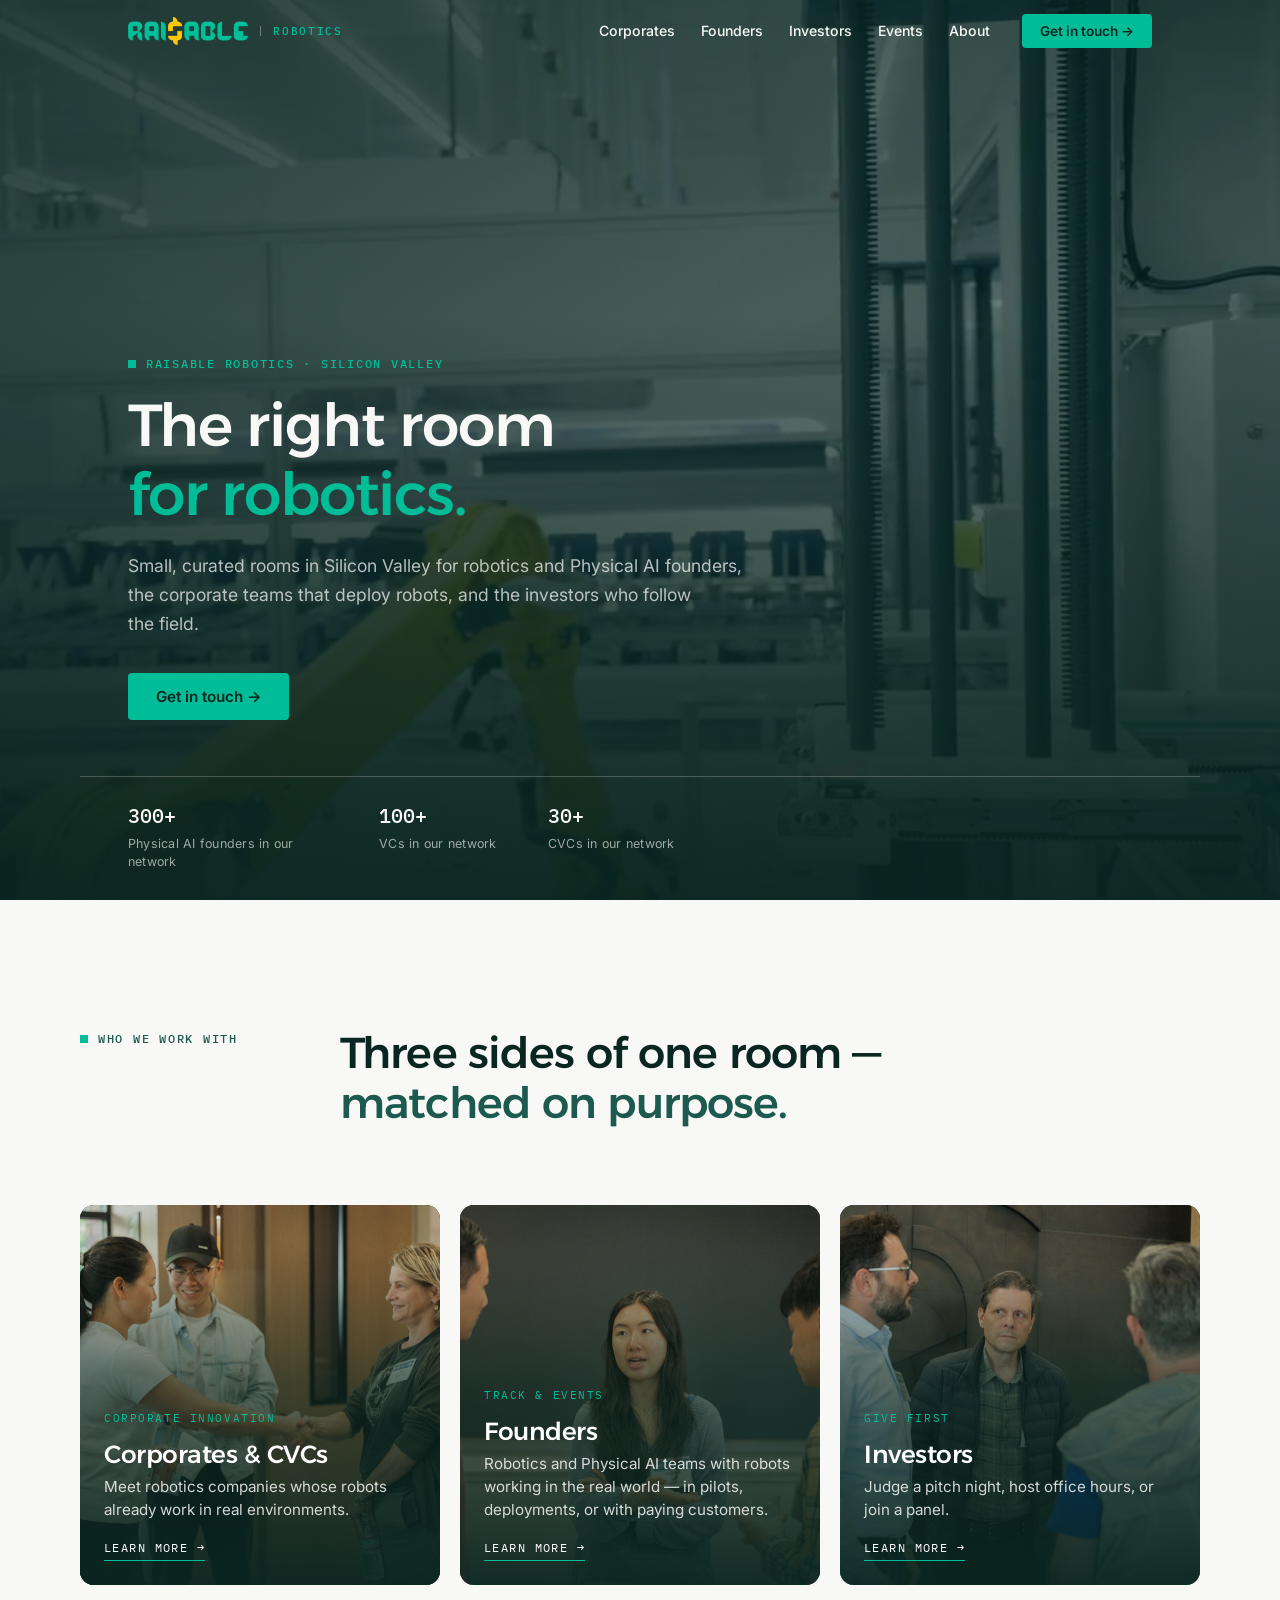
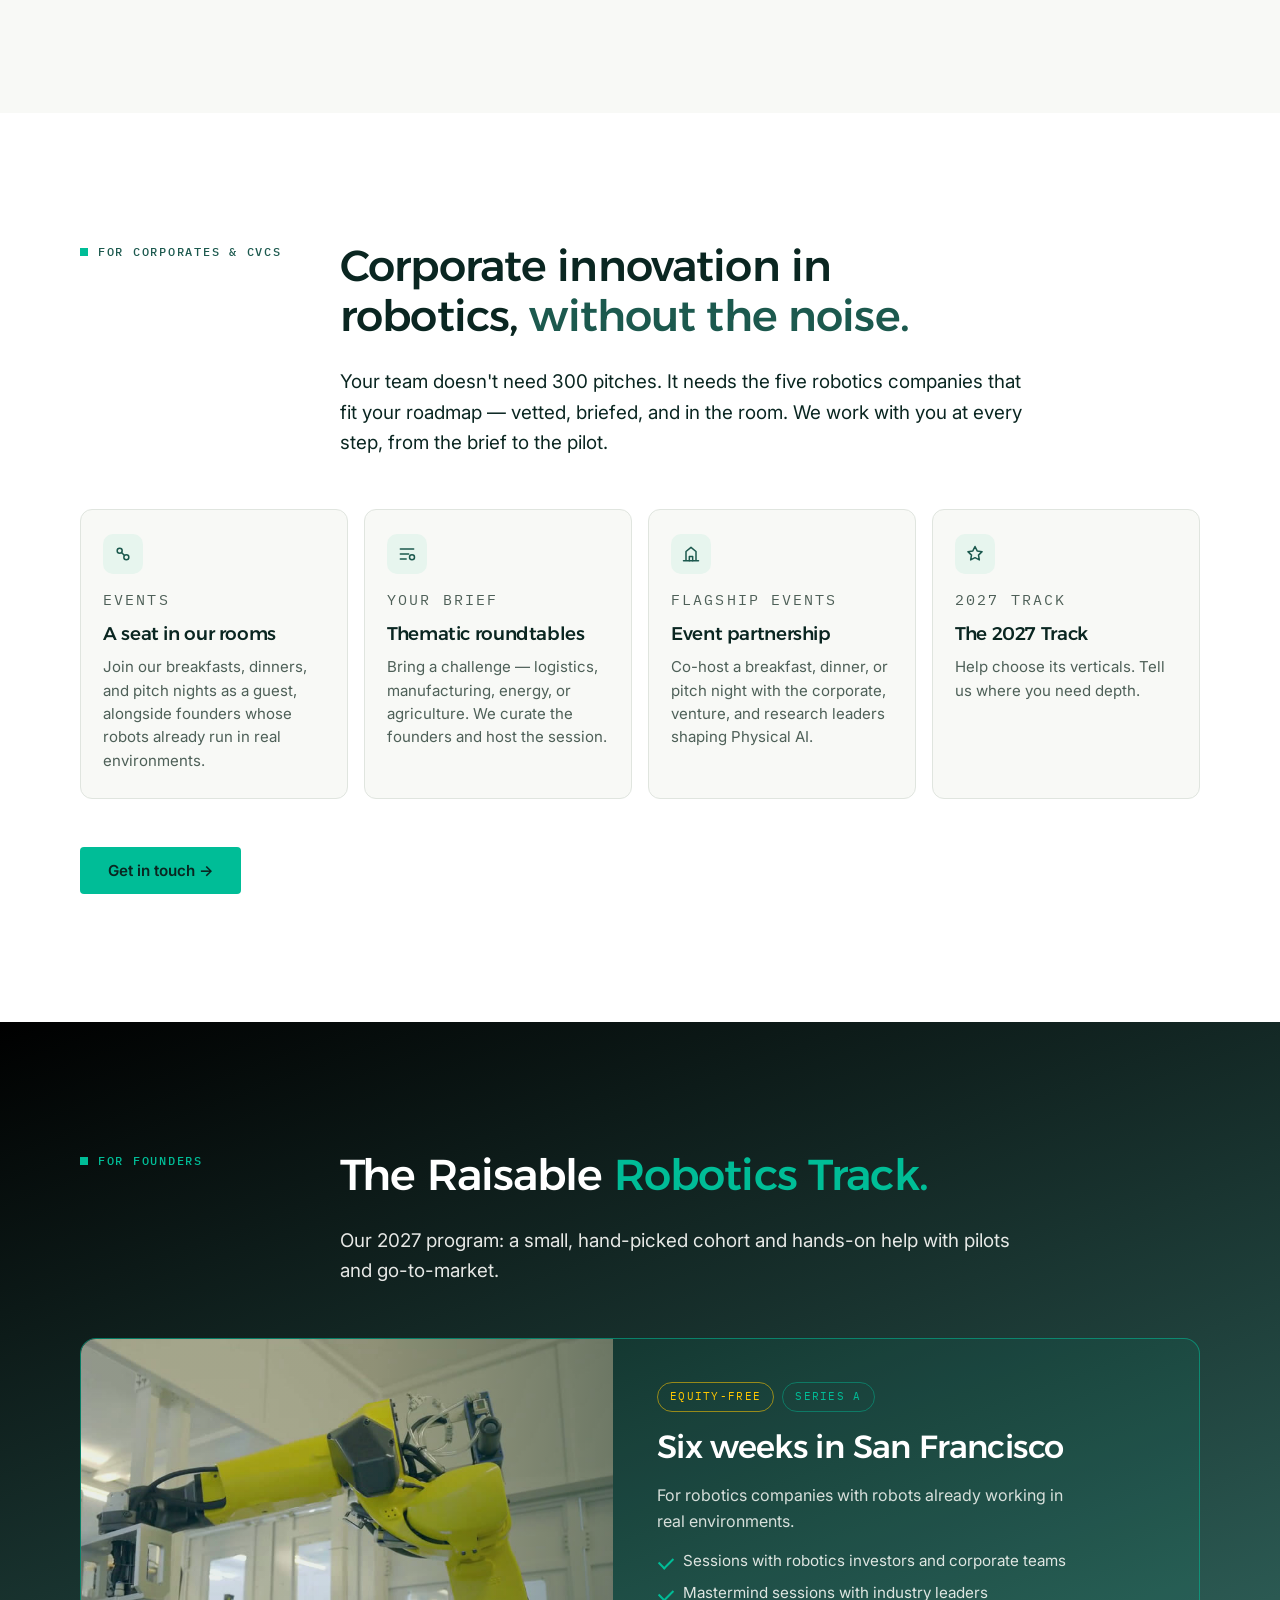
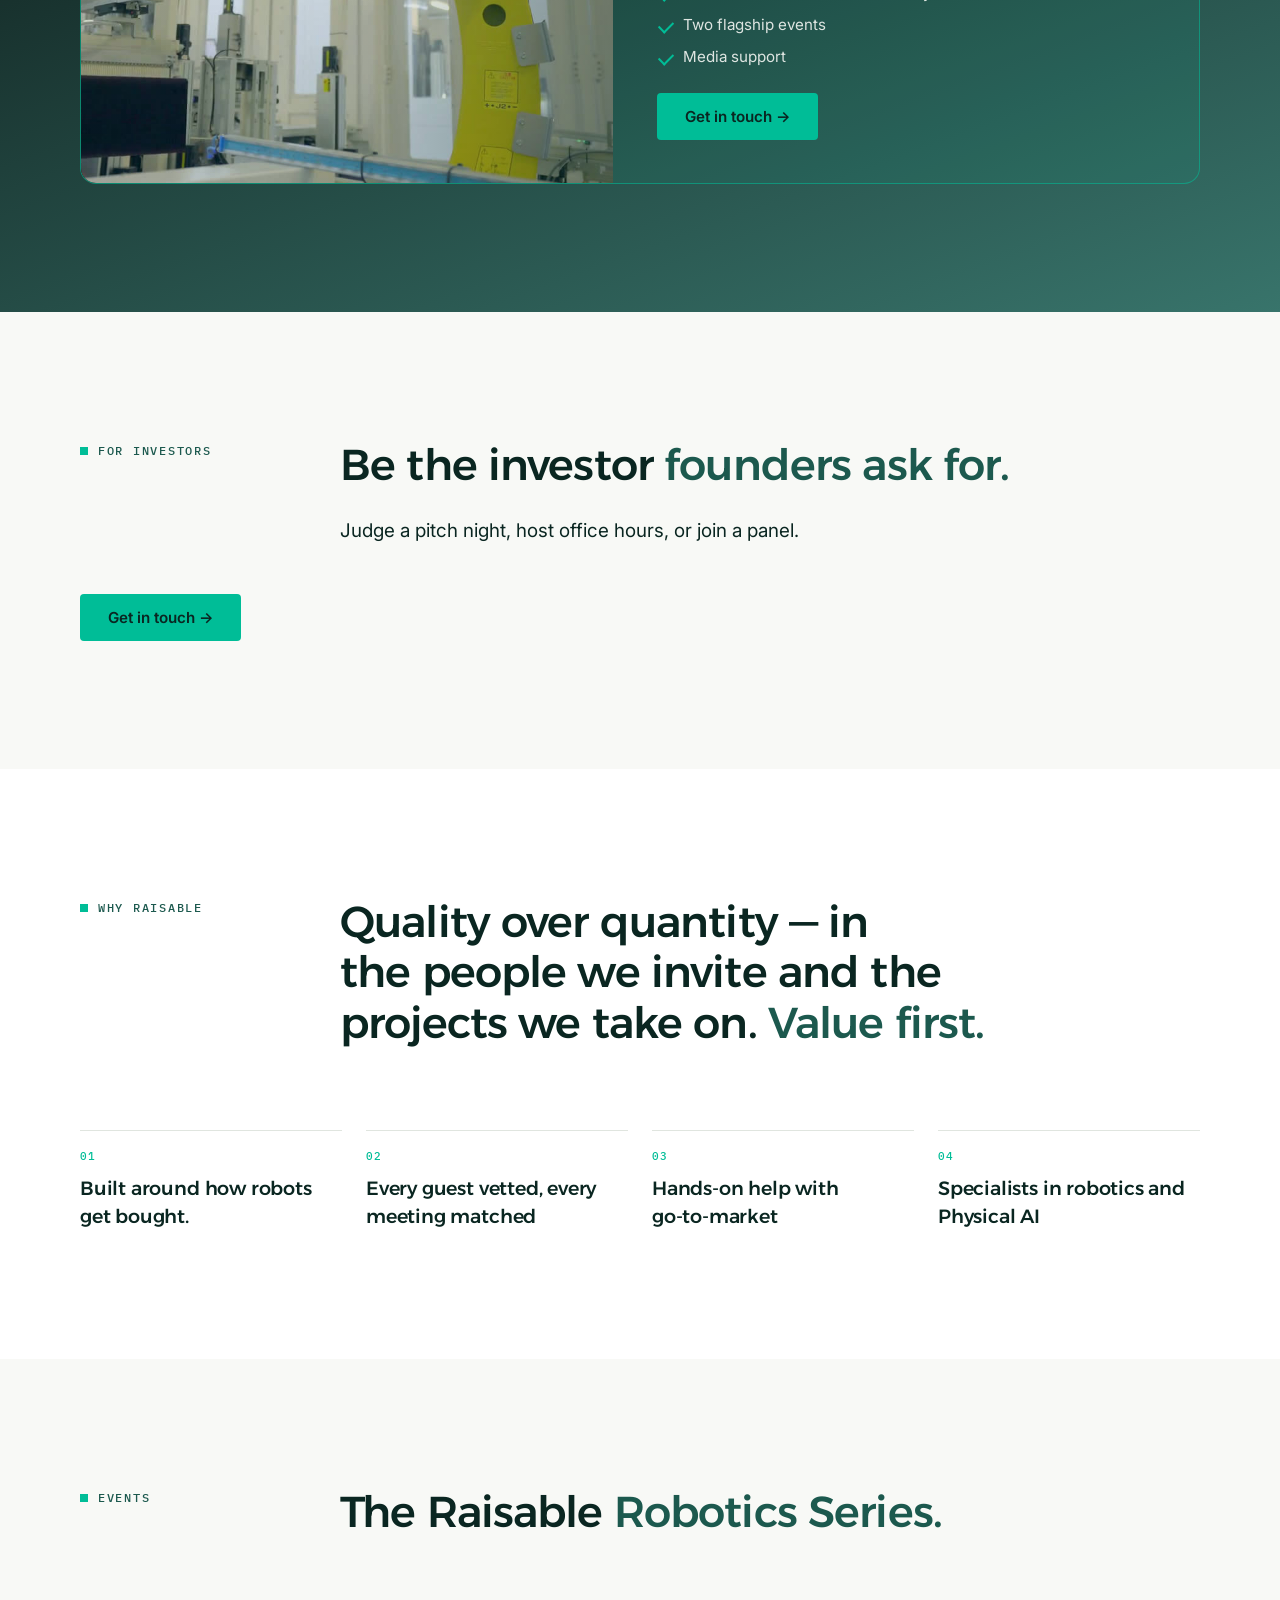
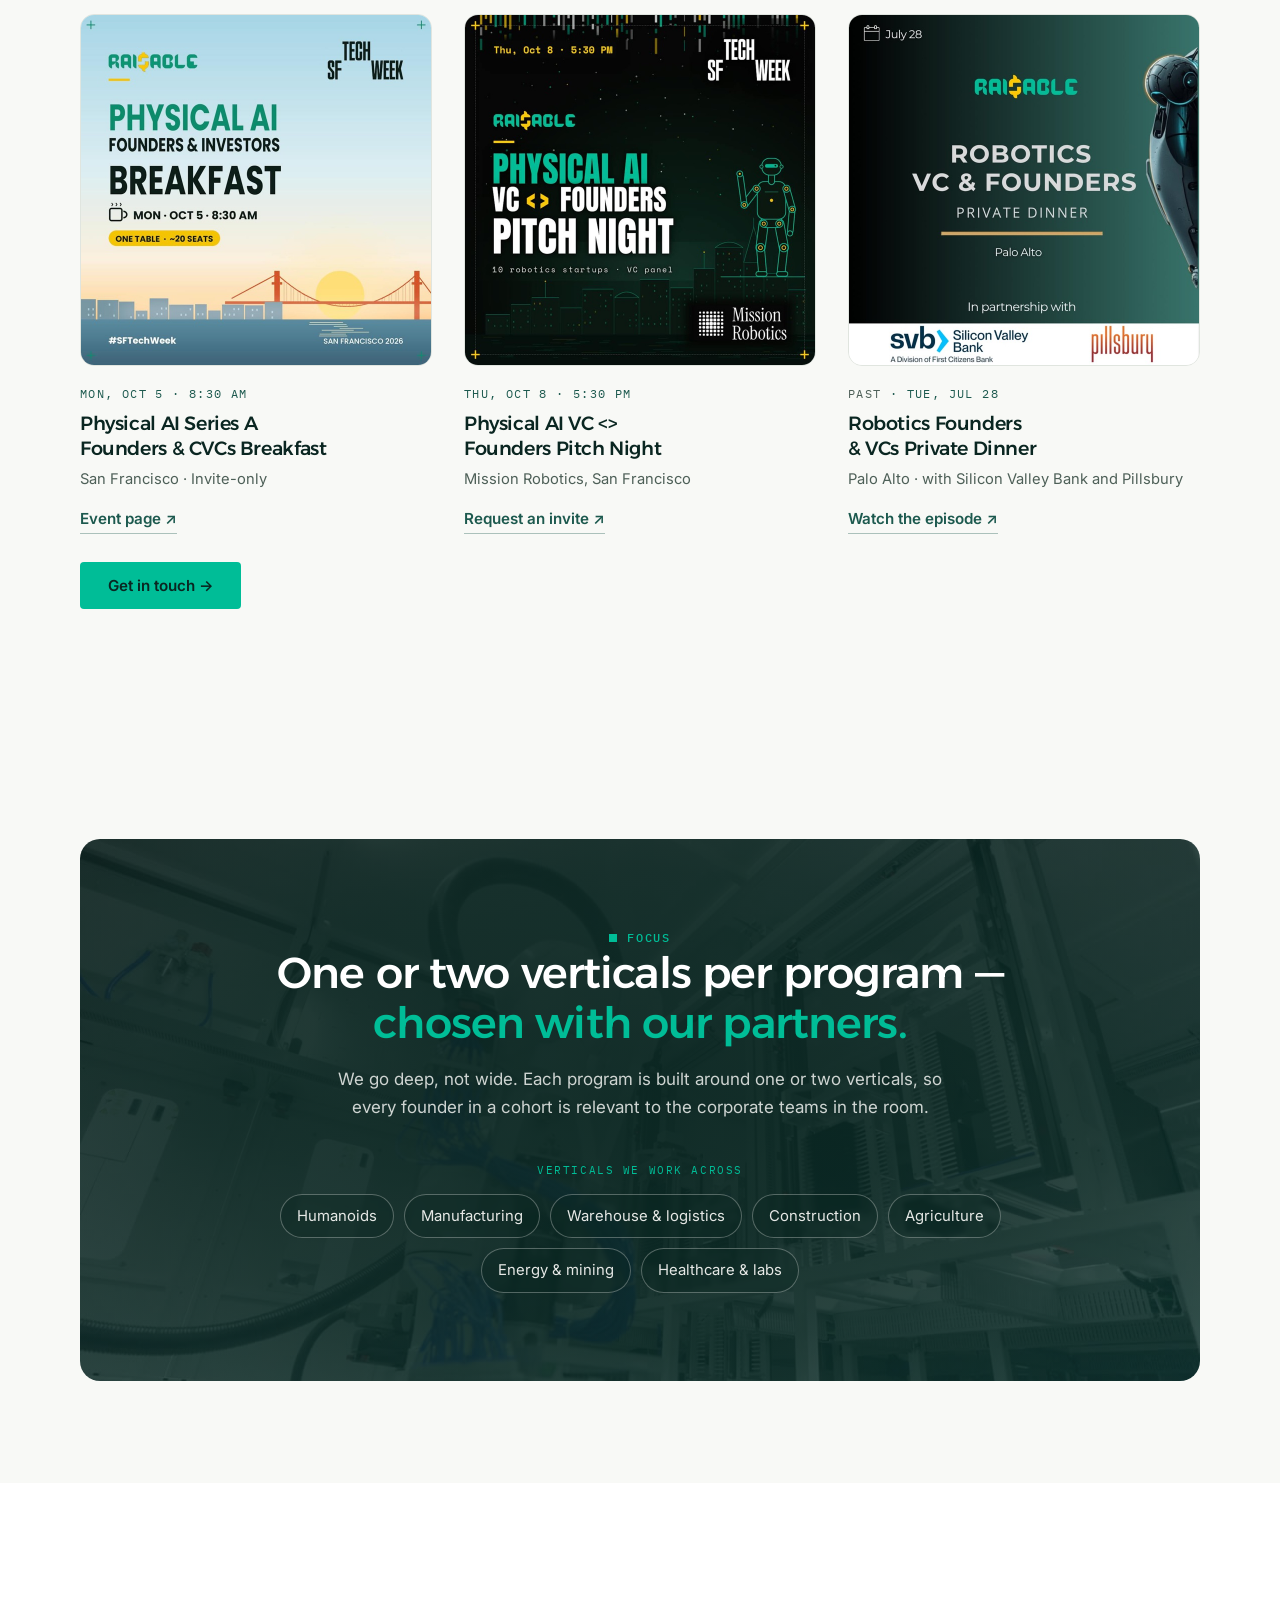
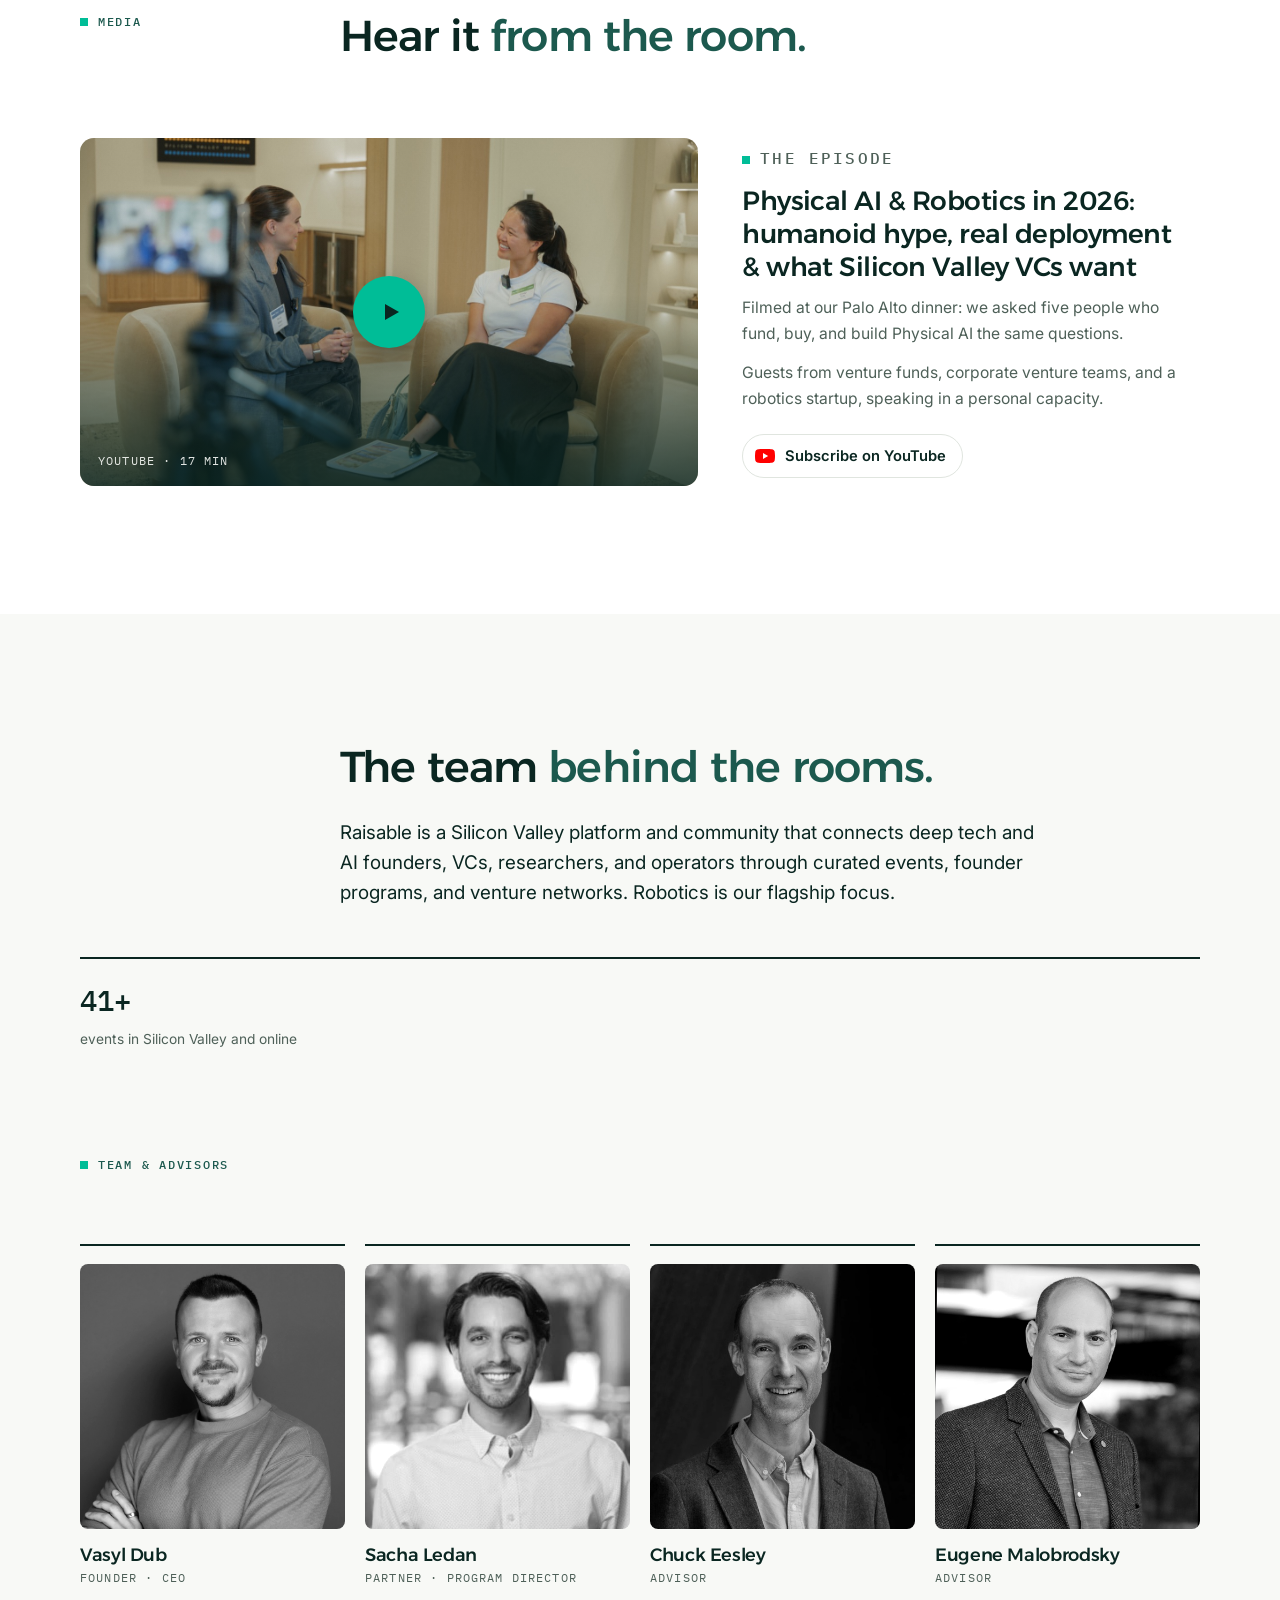
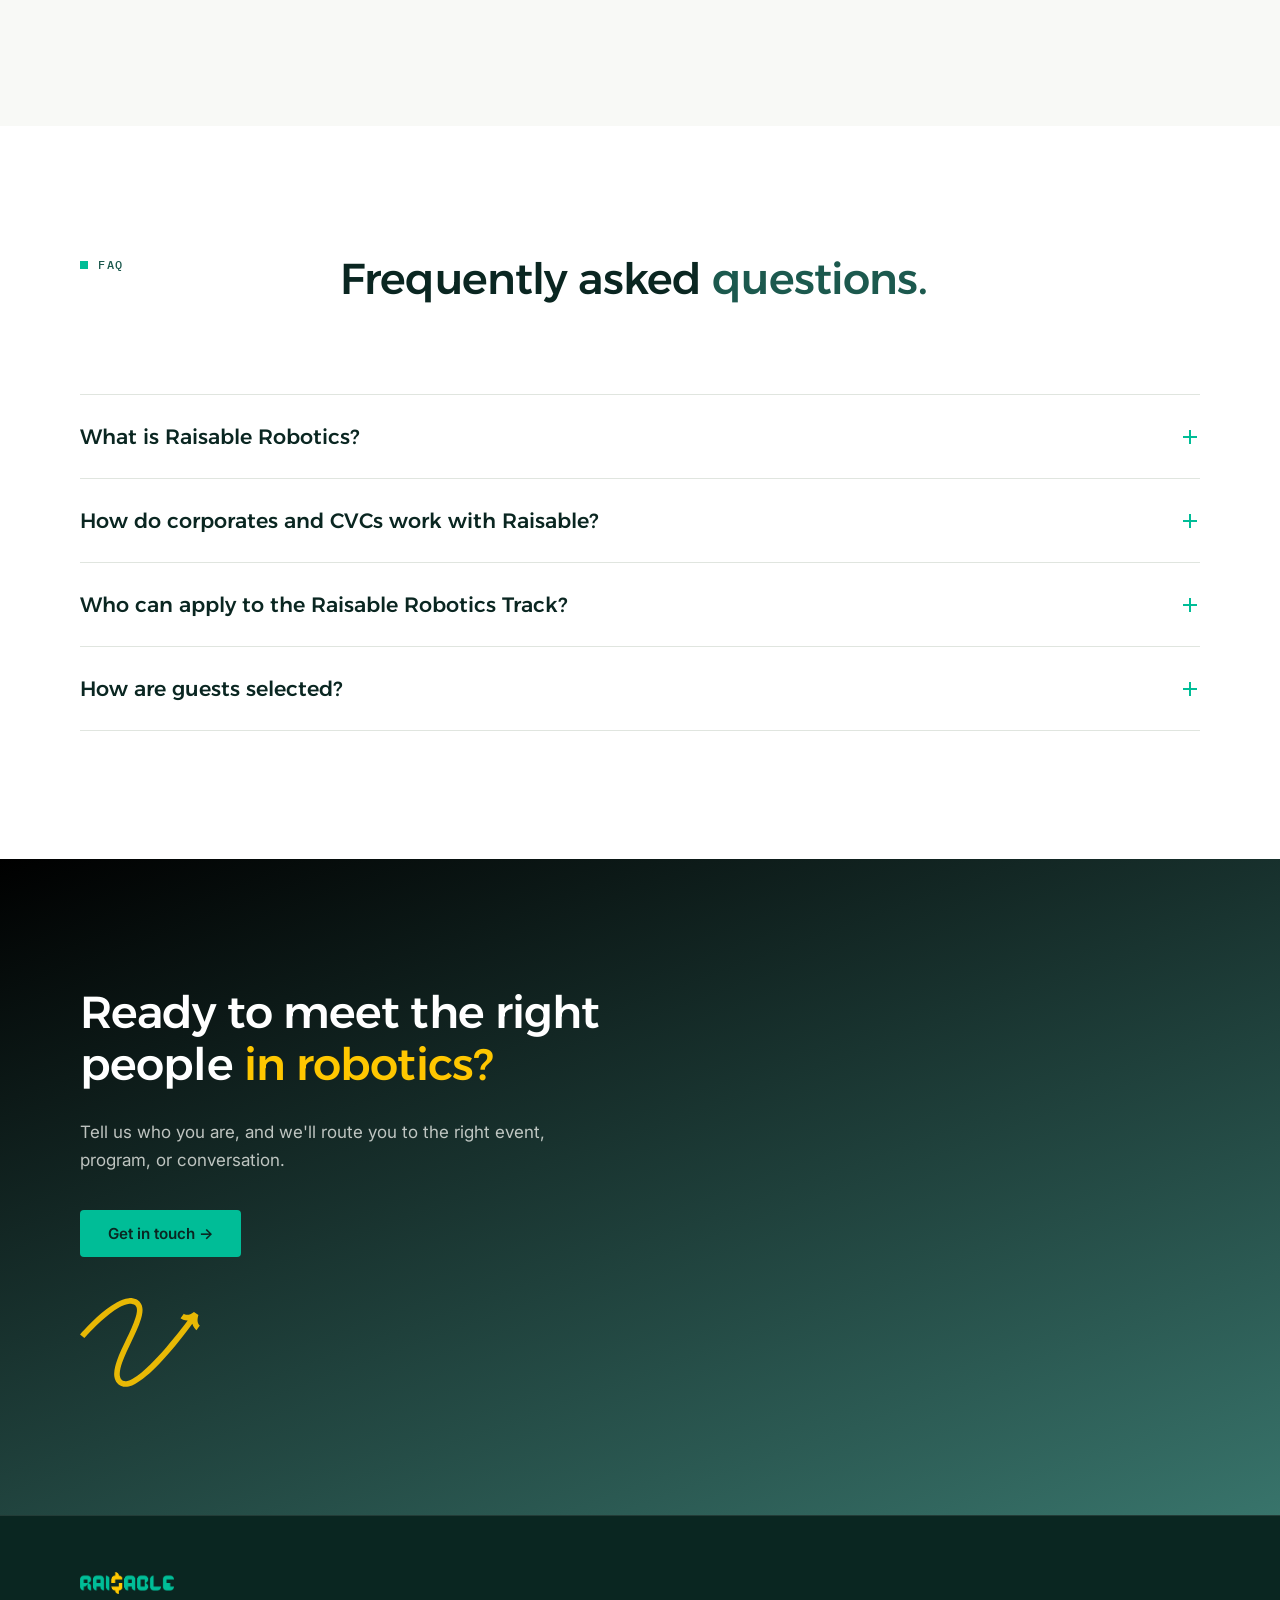
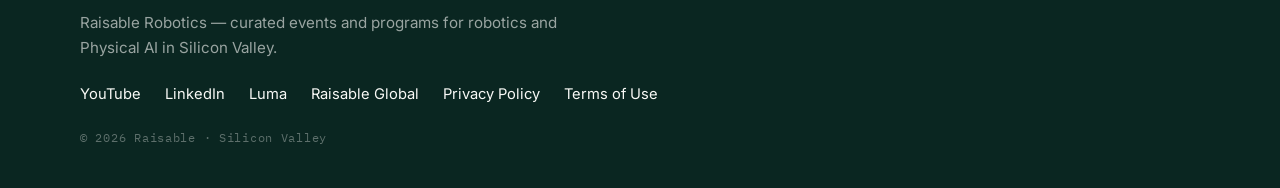
<file: robotics/index.html>
<!DOCTYPE html>
<html lang="en">
<head>
  <meta charset="UTF-8">
  <meta name="viewport" content="width=device-width, initial-scale=1.0">
  <title>Raisable Robotics — Silicon Valley's curated room for robotics &amp; Physical AI</title>
  <meta name="description" content="Small, curated rooms in Silicon Valley for robotics and Physical AI founders, the corporate teams that deploy robots, and the investors who follow the field.">
  <link rel="canonical" href="https://raisable.vc/robotics/">
  <meta property="og:type" content="website">
  <meta property="og:site_name" content="Raisable">
  <meta property="og:locale" content="en_US">
  <meta property="og:url" content="https://raisable.vc/robotics/">
  <meta property="og:title" content="Raisable Robotics — the right room for robotics">
  <meta property="og:description" content="Small, curated rooms in Silicon Valley for robotics and Physical AI founders, the corporate teams that deploy robots, and the investors who follow the field.">
  <meta property="og:image" content="https://raisable.vc/robotics/assets/img/rb-track.jpg">
  <meta property="og:image:width" content="900">
  <meta property="og:image:height" content="720">
  <meta property="og:image:alt" content="Industrial robot arm">
  <meta name="twitter:card" content="summary_large_image">
  <meta name="twitter:title" content="Raisable Robotics — the right room for robotics">
  <meta name="twitter:description" content="Small, curated rooms in Silicon Valley for robotics and Physical AI founders, the corporate teams that deploy robots, and the investors who follow the field.">
  <meta name="twitter:image" content="https://raisable.vc/robotics/assets/img/rb-track.jpg">
  <meta name="theme-color" content="#0A2621">
  <link rel="icon" href="data:image/svg+xml,%3Csvg xmlns='http://www.w3.org/2000/svg' viewBox='0 0 32 32'%3E%3Crect width='32' height='32' rx='7' fill='%230A2621'/%3E%3Ctext x='16' y='23' font-family='Arial,sans-serif' font-size='19' font-weight='700' fill='%2300BD97' text-anchor='middle'%3ER%3C/text%3E%3C/svg%3E">
  <link rel="preconnect" href="https://fonts.googleapis.com">
  <link rel="preconnect" href="https://fonts.gstatic.com" crossorigin>
  <link href="https://fonts.googleapis.com/css2?family=Alexandria:wght@400;500;600;700&family=Inter:wght@400;500;600&family=IBM+Plex+Mono:wght@400;500&display=swap" rel="stylesheet">
  <link rel="preload" as="image" href="assets/video/robots-poster.jpg" fetchpriority="high">
  <!-- Google Analytics (GA4) — the raisable.vc property (544857600); production host only.
       ?ga_debug=1 (kept for the tab session) sends hits to DebugView and marks them internal traffic. -->
  <script>
    window.GA_MEASUREMENT_ID = 'G-0SW6V2QF0W';
    window.dataLayer = window.dataLayer || [];
    window.gtag = function () { dataLayer.push(arguments); };
    if (window.GA_MEASUREMENT_ID && /(^|\.)raisable\.vc$/.test(location.hostname)) {
      var _ga = document.createElement('script');
      _ga.async = true;
      _ga.src = 'https://www.googletagmanager.com/gtag/js?id=' + window.GA_MEASUREMENT_ID;
      document.head.appendChild(_ga);
      var _gaDebug = false;
      try {
        _gaDebug = /[?&]ga_debug=1(&|$)/.test(location.search) || sessionStorage.getItem('ga_debug') === '1';
        if (_gaDebug) sessionStorage.setItem('ga_debug', '1');
      } catch (e) {}
      gtag('js', new Date());
      gtag('config', window.GA_MEASUREMENT_ID, Object.assign({ content_group: 'robotics' },
        _gaDebug ? { debug_mode: true, traffic_type: 'internal' } : {}));
    }
    // A click that leaves the page is reported by the next page: hits still queued in gtag
    // when a page unloads get lost (seen in testing). rsblTrackOnNextPage(name, params, clickEvent)
    window.rsblTrackOnNextPage = function (name, params, e) {
      if (e && (e.metaKey || e.ctrlKey || e.shiftKey)) { gtag('event', name, params); return; } // new tab: this page stays
      try { sessionStorage.setItem('rsbl_ga_next', JSON.stringify({ name: name, params: params, t: Date.now() })); }
      catch (err) { gtag('event', name, params); }
    };
    try {
      var _gaNext = JSON.parse(sessionStorage.getItem('rsbl_ga_next') || 'null');
      sessionStorage.removeItem('rsbl_ga_next');
      if (_gaNext && Date.now() - _gaNext.t < 60000) gtag('event', _gaNext.name, _gaNext.params);
    } catch (e) {}
  </script>
  <script type="application/ld+json">
  {
    "@context": "https://schema.org",
    "@graph": [
      {
        "@type": "Organization",
        "@id": "https://raisable.vc/#organization",
        "name": "Raisable",
        "url": "https://raisable.vc/",
        "logo": "https://raisable.vc/assets/img/logo.png",
        "sameAs": [
          "https://www.linkedin.com/company/raisable-global/",
          "https://www.youtube.com/@RaisableFounders",
          "https://luma.com/raisable"
        ]
      },
      {
        "@type": "WebPage",
        "@id": "https://raisable.vc/robotics/#webpage",
        "url": "https://raisable.vc/robotics/",
        "name": "Raisable Robotics — Silicon Valley's curated room for robotics & Physical AI",
        "description": "Small, curated rooms in Silicon Valley for robotics and Physical AI founders, the corporate teams that deploy robots, and the investors who follow the field.",
        "about": { "@id": "https://raisable.vc/#organization" },
        "inLanguage": "en-US"
      },
      {
        "@type": "Event",
        "name": "Physical AI Series A Founders & CVCs Breakfast #SFTechWeek",
        "startDate": "2026-10-05T08:30:00-07:00",
        "endDate": "2026-10-05T10:30:00-07:00",
        "eventAttendanceMode": "https://schema.org/OfflineEventAttendanceMode",
        "eventStatus": "https://schema.org/EventScheduled",
        "location": { "@type": "Place", "name": "San Francisco", "address": { "@type": "PostalAddress", "addressLocality": "San Francisco", "addressRegion": "CA", "addressCountry": "US" } },
        "organizer": { "@id": "https://raisable.vc/#organization" },
        "url": "https://partiful.com/e/e116G5oDSjhCjQjBVVxi"
      },
      {
        "@type": "Event",
        "name": "Physical AI VC <> Founders Pitch Night #SFTechWeek @ Mission Robotics",
        "startDate": "2026-10-08T17:30:00-07:00",
        "endDate": "2026-10-08T21:00:00-07:00",
        "eventAttendanceMode": "https://schema.org/OfflineEventAttendanceMode",
        "eventStatus": "https://schema.org/EventScheduled",
        "location": { "@type": "Place", "name": "Mission Robotics", "address": { "@type": "PostalAddress", "streetAddress": "3001 19th St", "addressLocality": "San Francisco", "addressRegion": "CA", "addressCountry": "US" } },
        "organizer": { "@id": "https://raisable.vc/#organization" },
        "url": "https://partiful.com/e/J83OkLfSCZsmT6DXJiKy"
      }
    ]
  }
  </script>
  <script type="application/ld+json">
  {
    "@context": "https://schema.org",
    "@type": "FAQPage",
    "mainEntity": [
      { "@type": "Question", "name": "What is Raisable Robotics?", "acceptedAnswer": { "@type": "Answer", "text": "Raisable's home for robotics and Physical AI in Silicon Valley. We host small, curated events — breakfasts, dinners, and pitch nights — and, starting in 2027, the Raisable Robotics Track: an equity-free, six-week program in San Francisco for Series A robotics companies." } },
      { "@type": "Question", "name": "How do corporates and CVCs work with Raisable?", "acceptedAnswer": { "@type": "Answer", "text": "Corporate teams join our events as guests, run a thematic roundtable around their brief, co-host an event, or help choose the verticals of the 2027 Raisable Robotics Track. We reply to every request." } },
      { "@type": "Question", "name": "Who can apply to the Raisable Robotics Track?", "acceptedAnswer": { "@type": "Answer", "text": "Series A robotics and Physical AI companies with robots working in real environments — pilots, deployments, or paying customers. Earlier-stage founders can apply for invitations to our events." } },
      { "@type": "Question", "name": "How are guests selected?", "acceptedAnswer": { "@type": "Answer", "text": "Our team reviews every application personally. We know what founders, corporates, and investors are each looking for, and for every event and program, we invite the people most likely to work together." } }
    ]
  }
  </script>
  <link rel="stylesheet" href="assets/css/style.css?v=r3">
  <link rel="stylesheet" href="assets/css/robotics.css?v=r3">
  <noscript><style>
    .load { animation: none; opacity: 1; transform: none; }
    .reveal { opacity: 1; transform: none; visibility: visible; transition: none; }
  </style></noscript>
</head>
<body>

  <a class="skip-link" href="#main">Skip to content</a>

  <header class="nav" id="nav">
    <div class="nav-inner">
      <a class="nav-logo" href="#top" aria-label="Raisable Robotics — top of page">
        <img src="assets/img/logo.png" alt="Raisable" width="122" height="28">
        <span class="nav-tag">Robotics</span>
      </a>
      <nav class="nav-links" id="nav-menu" aria-label="Page sections">
        <a href="#corporates">Corporates</a>
        <a href="#founders">Founders</a>
        <a href="#investors">Investors</a>
        <a href="#events">Events</a>
        <a href="#about">About</a>
      </nav>
      <button class="btn btn-nav" type="button" data-open-apply data-cta="nav">Get in touch&nbsp;<span class="arr">→</span></button>
      <button class="nav-toggle" type="button" aria-expanded="false" aria-controls="nav-menu" aria-label="Menu">
        <span></span><span></span>
      </button>
    </div>
  </header>

  <main id="main">

    <!-- ============ 1 · HERO (PnP: "We Drive Innovation") ============ -->
    <section class="hero" id="top">
      <div class="hero-media" aria-hidden="true">
        <video id="hero-video" autoplay muted loop playsinline preload="metadata"
               poster="assets/video/robots-poster.jpg">
          <source src="assets/video/robots.mp4" type="video/mp4">
        </video>
        <div class="hero-scrim"></div>
      </div>

      <div class="hero-content">
        <p class="eyebrow eyebrow-light load" data-l="1">Raisable Robotics · Silicon Valley</p>
        <h1 class="load" data-l="2">The right room<br><em>for robotics.</em></h1>
        <p class="hero-sub load" data-l="3">Small, curated rooms in Silicon&nbsp;Valley for robotics and Physical AI founders,
          the corporate teams that deploy robots, and the investors who follow the field.</p>
        <div class="hero-actions load" data-l="4">
          <button class="btn btn-primary" type="button" data-open-apply data-cta="hero">Get in touch&nbsp;<span class="arr">→</span></button>
        </div>
      </div>

      <div class="hero-proof load" data-l="5" role="group" aria-label="Raisable Robotics in numbers">
        <div class="proof-item"><strong data-count="300" data-suffix="+">300+</strong><span>Physical AI founders in our network</span></div>
        <div class="proof-item"><strong data-count="100" data-suffix="+">100+</strong><span>VCs in our network</span></div>
        <div class="proof-item"><strong data-count="30" data-suffix="+">30+</strong><span>CVCs in our network</span></div>
      </div>
    </section>

    <!-- ============ 2 · ECOSYSTEM (PnP: "Our Global Partners") ============ -->
    <section class="eco" aria-label="Organizations in our network" hidden>
      <div class="eco-head">
        <p class="eco-label">In our network</p>
      </div>
      <div class="eco-strip">
        <div class="eco-track" data-marquee>
          <span>Microsoft M12<i>CVC</i></span>
          <span>Fusion Fund<i>VC</i></span>
          <span>Samsung NEXT<i>CVC</i></span>
          <span>One Way Ventures<i>VC</i></span>
          <span>Bosch Ventures<i>CVC</i></span>
          <span>Honda Xcelerator Ventures<i>CVC</i></span>
          <span>TSVC<i>VC</i></span>
          <span>Mercedes-Benz<i>CVC</i></span>
          <span>Network VC<i>VC</i></span>
          <span>Solaris Venture Partners<i>VC</i></span>
          <span>Carnegie Mellon<i>Research</i></span>
          <span>Applied Ventures<i>CVC</i></span>
          <span>Catapult Ventures<i>VC</i></span>
          <span>General Catalyst<i>VC</i></span>
          <span>Anthropic<i>Lab</i></span>
          <span>One Valley Ventures<i>VC</i></span>
          <span>Dnipro VC<i>VC</i></span>
          <span>Meta<i>Lab</i></span>
          <span>Muirwoods Ventures<i>VC</i></span>
          <span>SHACK15 Ventures<i>VC</i></span>
        </div>
      </div>
      <p class="eco-note">People from these organizations are part of our network in a personal capacity. Names are
        for identification only and don't imply a partnership.</p>
    </section>

    <!-- ============ 3 · WHO WE WORK WITH (PnP audience cards) ============ -->
    <section class="section" id="who">
      <div class="section-grid">
        <div class="section-label">
          <p class="eyebrow reveal">Who we work with</p>
        </div>
        <div class="section-body">
          <h2 class="reveal">Three sides of one room&nbsp;— <em>matched on purpose.</em></h2>
          <p class="lede reveal" hidden>Corporates bring the pilots, investors bring the capital, and founders bring robots
            that already work. Our job is to put the right ones at the same table.</p>
        </div>
      </div>
      <div class="who-grid">
        <a class="who-card reveal" href="#corporates">
          <img src="assets/img/rb-corporates.jpg" alt="" loading="lazy">
          <div class="who-body">
            <span class="who-kicker">Corporate innovation</span>
            <h3>Corporates &amp; CVCs</h3>
            <p>Meet robotics companies whose robots already work in real environments.</p>
            <span class="who-more">Learn more →</span>
          </div>
        </a>
        <a class="who-card reveal" style="--reveal-delay:0.08s" href="#founders">
          <img src="assets/img/rb-founders.jpg" alt="" loading="lazy">
          <div class="who-body">
            <span class="who-kicker">Track &amp; events</span>
            <h3>Founders</h3>
            <p>Robotics and Physical AI teams with robots working in the real world — in pilots, deployments, or with paying customers.</p>
            <span class="who-more">Learn more →</span>
          </div>
        </a>
        <a class="who-card reveal" style="--reveal-delay:0.16s" href="#investors">
          <img src="assets/img/rb-circle.jpg" alt="" loading="lazy">
          <div class="who-body">
            <span class="who-kicker">Give first</span>
            <h3>Investors</h3>
            <p>Judge a pitch night, host office hours, or join a panel.</p>
            <span class="who-more">Learn more →</span>
          </div>
        </a>
      </div>
    </section>

    <!-- ============ 4 · CORPORATES (PnP: Corporate Innovation) ============ -->
    <section class="section section-tint" id="corporates">
      <div class="section-grid">
        <div class="section-label">
          <p class="eyebrow reveal">For corporates &amp; CVCs</p>
        </div>
        <div class="section-body">
          <h2 class="reveal">Corporate innovation in robotics, <em>without the noise.</em></h2>
          <p class="lede reveal">Your team doesn't need 300 pitches. It needs the five robotics companies that fit your
            roadmap — vetted, briefed, and in the room. We work with you at every step, from the brief to the
            pilot.</p>
        </div>
      </div>

      <div class="svc-grid">
        <article class="svc reveal">
          <span class="svc-ico" aria-hidden="true"><svg viewBox="0 0 24 24"><circle cx="8" cy="8" r="3"/><circle cx="16" cy="16" r="3"/><path d="M10.5 10.5l3 3"/></svg></span>
          <p class="svc-kicker">Events</p>
          <h3>A seat in our rooms</h3>
          <p>Join our breakfasts, dinners, and pitch nights as a guest, alongside founders whose robots already run in
            real environments.</p>
        </article>
        <article class="svc reveal" style="--reveal-delay:0.06s">
          <span class="svc-ico" aria-hidden="true"><svg viewBox="0 0 24 24"><path d="M4 6h16M4 12h10M4 18h7"/><circle cx="18" cy="16" r="3"/></svg></span>
          <p class="svc-kicker">Your brief</p>
          <h3>Thematic roundtables</h3>
          <p>Bring a challenge — logistics, manufacturing, energy, or agriculture. We curate the founders and host
            the session.</p>
        </article>
        <article class="svc reveal" style="--reveal-delay:0.12s">
          <span class="svc-ico" aria-hidden="true"><svg viewBox="0 0 24 24"><path d="M3 20h18M6 20V9l6-5 6 5v11"/><path d="M10 20v-5h4v5"/></svg></span>
          <p class="svc-kicker">Flagship events</p>
          <h3>Event partnership</h3>
          <p>Co-host a breakfast, dinner, or pitch night with the corporate, venture, and research leaders shaping
            Physical AI.</p>
        </article>
        <article class="svc reveal" style="--reveal-delay:0.18s">
          <span class="svc-ico" aria-hidden="true"><svg viewBox="0 0 24 24"><path d="M12 3l2.6 5.3 5.9.9-4.3 4.1 1 5.8L12 16.4 6.8 19.1l1-5.8L3.5 9.2l5.9-.9z"/></svg></span>
          <p class="svc-kicker">2027 track</p>
          <h3>The 2027 Track</h3>
          <p>Help choose its verticals. Tell us where you need depth.</p>
        </article>
      </div>

      <div class="cta-row reveal">
        <button class="btn btn-primary" type="button" data-open-apply data-cta="corporates">Get in touch&nbsp;<span class="arr">→</span></button>
      </div>
    </section>

    <!-- ============ 5 · FOUNDERS (PnP: For Startups) ============ -->
    <section class="section section-dark" id="founders">
      <div class="section-grid">
        <div class="section-label">
          <p class="eyebrow reveal">For founders</p>
        </div>
        <div class="section-body">
          <h2 class="reveal">The Raisable <em>Robotics Track.</em></h2>
          <p class="lede reveal">Our 2027 program: a small, hand-picked cohort and hands-on help with pilots
            and go-to-market.</p>
        </div>
      </div>

      <article class="prog-feature reveal">
        <div class="prog-media">
          <img src="assets/img/rb-track.jpg" alt="An industrial robot arm at work in a lab" width="900" height="720" loading="lazy">
        </div>
        <div class="prog-body">
          <div class="prog-meta"><span class="is-key">Equity-free</span><span>Series A</span></div>
          <h3>Six weeks in San Francisco</h3>
          <p>For robotics companies with robots already working in real environments.</p>
          <ul class="prog-list">
            <li hidden>Pre-matched meetings with corporate venture teams</li>
            <li>Sessions with robotics investors and corporate teams</li>
            <li>Mastermind sessions with industry leaders</li>
            <li>Two flagship events</li>
            <li>Media support</li>
          </ul>
          <button class="btn btn-primary" type="button" data-open-apply data-cta="track">Get in touch&nbsp;<span class="arr">→</span></button>
        </div>
      </article>
    </section>

    <!-- ============ 6 · INVESTORS (PnP: Investors) ============ -->
    <section class="section" id="investors">
      <div class="section-grid">
        <div class="section-label">
          <p class="eyebrow reveal">For investors</p>
        </div>
        <div class="section-body">
          <h2 class="reveal">Be the investor <em>founders ask for.</em></h2>
          <p class="lede reveal">Judge a pitch night, host office hours, or join a panel.</p>
        </div>
      </div>
      <div class="svc-grid three" hidden>
        <article class="svc reveal">
          <span class="svc-ico" aria-hidden="true"><svg viewBox="0 0 24 24"><path d="M4 5h16v14H4z"/><path d="M4 9h16M9 13h6"/></svg></span>
          <p class="svc-kicker">Curated deal flow</p>
          <h3>A first look</h3>
          <p>Hand-picked robotics and Physical AI founders from our events and 2027 pipeline, matched to your thesis.</p>
        </article>
        <article class="svc reveal" style="--reveal-delay:0.06s">
          <span class="svc-ico" aria-hidden="true"><svg viewBox="0 0 24 24"><circle cx="9" cy="9" r="4"/><circle cx="16" cy="15" r="4"/></svg></span>
          <p class="svc-kicker">Strategic co-investors</p>
          <h3>Corporates in the room</h3>
          <p>Meet the corporate venture teams your portfolio needs for pilots, strategic rounds, and exits.</p>
        </article>
        <article class="svc reveal" style="--reveal-delay:0.12s">
          <span class="svc-ico" aria-hidden="true"><svg viewBox="0 0 24 24"><path d="M12 3v4M12 17v4M3 12h4M17 12h4"/><circle cx="12" cy="12" r="4"/></svg></span>
          <p class="svc-kicker">Give first</p>
          <h3>Be the investor founders ask for</h3>
          <p>Judge a pitch night, host office hours, or join a panel.</p>
        </article>
      </div>
      <div class="cta-row reveal">
        <button class="btn btn-primary" type="button" data-open-apply data-cta="investors">Get in touch&nbsp;<span class="arr">→</span></button>
      </div>
    </section>

    <!-- ============ 7 · WHY RAISABLE ============ -->
    <section class="section section-tint" id="why">
      <div class="section-grid">
        <div class="section-label">
          <p class="eyebrow reveal">Why Raisable</p>
        </div>
        <div class="section-body">
          <h2 class="reveal">Quality over quantity&nbsp;— in the people we invite and the projects we take on. <em>Value first.</em></h2>
        </div>
      </div>
      <div class="values-block reveal">
        <ul class="values-grid">
          <li><span class="v-idx">01</span><span class="v-text">Built around how robots get bought.</span></li>
          <li><span class="v-idx">02</span><span class="v-text">Every guest vetted, every meeting matched</span></li>
          <li><span class="v-idx">03</span><span class="v-text">Hands-on help with <span class="nowrap">go-to-market</span></span></li>
          <li><span class="v-idx">04</span><span class="v-text">Specialists in robotics and Physical AI</span></li>
        </ul>
      </div>
    </section>

    <!-- ============ 8 · EVENTS (PnP: Events) ============ -->
    <section class="section" id="events">
      <div class="section-grid">
        <div class="section-label">
          <p class="eyebrow reveal">Events</p>
        </div>
        <div class="section-body">
          <h2 class="reveal">The Raisable <em>Robotics Series.</em></h2>
        </div>
      </div>

      <div class="ev-grid">
        <article class="ev-card reveal">
          <a class="ev-cover" href="https://partiful.com/e/e116G5oDSjhCjQjBVVxi" target="_blank" rel="noopener" tabindex="-1" aria-hidden="true"><img src="assets/img/ev-breakfast.jpg" alt="" width="700" height="700" loading="lazy"></a>
          <p class="ev-when">Mon, Oct 5 · 8:30 AM</p>
          <h3>Physical AI Series A Founders &amp; CVCs Breakfast</h3>
          <p class="ev-where">San Francisco · Invite-only</p>
          <a class="link-ink" href="https://partiful.com/e/e116G5oDSjhCjQjBVVxi" target="_blank" rel="noopener">Event page ↗</a>
        </article>
        <article class="ev-card reveal" style="--reveal-delay:0.06s">
          <a class="ev-cover" href="https://partiful.com/e/J83OkLfSCZsmT6DXJiKy" target="_blank" rel="noopener" tabindex="-1" aria-hidden="true"><img src="assets/img/ev-pitchnight.jpg" alt="" width="700" height="700" loading="lazy"></a>
          <p class="ev-when">Thu, Oct 8 · 5:30 PM</p>
          <h3>Physical AI VC &lt;&gt; Founders Pitch Night</h3>
          <p class="ev-where">Mission Robotics, San Francisco</p>
          <a class="link-ink" href="https://partiful.com/e/J83OkLfSCZsmT6DXJiKy" target="_blank" rel="noopener">Request an invite ↗</a>
        </article>
        <article class="ev-card is-past reveal" style="--reveal-delay:0.12s">
          <a class="ev-cover" href="https://youtu.be/hMgJVmkXEwo" target="_blank" rel="noopener" tabindex="-1" aria-hidden="true"><img src="assets/img/ev-dinner.jpg" alt="" width="700" height="700" loading="lazy"></a>
          <p class="ev-when"><span>Past</span> · Tue, Jul 28</p>
          <h3>Robotics Founders &amp; VCs Private Dinner</h3>
          <p class="ev-where">Palo Alto · with Silicon Valley Bank and Pillsbury</p>
          <a class="link-ink" href="https://youtu.be/hMgJVmkXEwo" target="_blank" rel="noopener">Watch the episode ↗</a>
        </article>
      </div>

      <div class="ev-more reveal">
        <button class="btn btn-primary" type="button" data-open-apply data-cta="events">Get in touch&nbsp;<span class="arr">→</span></button>
      </div>
    </section>

    <!-- ============ 9 · FOCUS (PnP: Vertical Industries) ============ -->
    <div class="focus-wrap">
      <section class="focus-band reveal" aria-labelledby="focus-title">
        <p class="eyebrow">Focus</p>
        <h2 id="focus-title">One or two verticals per program&nbsp;— <em>chosen with our partners.</em></h2>
        <p>We go deep, not wide. Each program is built around one or two verticals, so every founder in a cohort is
          relevant to the corporate teams in the room.</p>
        <p class="focus-label">Verticals we work across</p>
        <div class="focus-chips">
          <span>Humanoids</span>
          <span>Manufacturing</span>
          <span>Warehouse &amp; logistics</span>
          <span>Construction</span>
          <span>Agriculture</span>
          <span>Energy &amp; mining</span>
          <span>Healthcare &amp; labs</span>
        </div>
      </section>
    </div>

    <!-- ============ 10 · MEDIA ============ -->
    <section class="section section-tint" id="media">
      <div class="section-grid">
        <div class="section-label">
          <p class="eyebrow reveal">Media</p>
        </div>
        <div class="section-body">
          <h2 class="reveal">Hear it <em>from the room.</em></h2>
        </div>
      </div>
      <div class="film">
        <a class="film-card reveal" href="https://youtu.be/hMgJVmkXEwo" target="_blank" rel="noopener" aria-label="Watch the episode on YouTube: Physical AI & Robotics in 2026">
          <img src="assets/img/rb-interview.jpg" alt="" loading="lazy">
          <span class="film-play" aria-hidden="true"><svg viewBox="0 0 24 24"><path d="M6 4l14 8-14 8z"/></svg></span>
          <span class="film-tag">YouTube · 17 min</span>
        </a>
        <div class="film-copy reveal" style="--reveal-delay:0.08s">
          <p class="eyebrow">The episode</p>
          <h3>Physical AI &amp; Robotics in 2026: humanoid hype, real deployment &amp; what Silicon Valley VCs want</h3>
          <p>Filmed at our Palo Alto dinner: we asked five people who fund, buy, and build Physical AI the same
            questions.</p>
          <p class="film-guests">Guests from venture funds, corporate venture teams, and a robotics startup, speaking in a
            personal capacity.</p>
          <div class="film-links">
            <a class="social-chip" href="https://www.youtube.com/@RaisableFounders" target="_blank" rel="noopener"><img src="assets/img/LG_YOUTUBE_ICON.svg" alt="" width="20" height="20">Subscribe on YouTube</a>
          </div>
        </div>
      </div>
    </section>

    <!-- ============ 11 · ABOUT, TEAM & ADVISORS (from raisable.vc) ============ -->
    <section class="section" id="about">
      <div class="section-grid">
        <div class="section-label">
          <p class="eyebrow reveal">About</p>
        </div>
        <div class="section-body">
          <h2 class="reveal">The team <em>behind the rooms.</em></h2>
          <p class="lede reveal">Raisable is a Silicon Valley platform and community that connects deep tech and AI
            founders, VCs, researchers, and operators through curated events, founder programs, and venture
            networks. Robotics is our flagship focus.</p>
        </div>
      </div>

      <div class="about-stats reveal" role="group" aria-label="The Raisable network in numbers">
        <div hidden><strong data-count="300" data-suffix="+">300+</strong><span>entrepreneurs in our Silicon Valley network</span></div>
        <div><strong data-count="50" data-suffix="+">50+</strong><span>events in Silicon Valley and online</span></div>
        <div hidden><strong>$200M+</strong><span>raised across our community</span></div>
      </div>

      <div class="section-grid mentors-head">
        <div class="section-label">
          <p class="eyebrow reveal">Team &amp; advisors</p>
        </div>
      </div>
      <div class="team-grid team-grid-4">
        <article class="team-card reveal" data-member-panel>
          <span class="team-photo-wrap"><img class="team-photo" src="assets/img/team-vasyl.jpg" alt="Vasyl Dub" loading="lazy"></span>
          <h3>Vasyl Dub</h3>
          <p class="team-role">Founder · CEO</p>
          <p>Serial entrepreneur, originally from Ukraine, in Silicon Valley since 2020. Mentors founders at Silicon
            Valley university and accelerator programs. Hosts the Raisable Robotics Series.</p>
          <a class="li-link" href="https://www.linkedin.com/in/vasyl-dub/" target="_blank" rel="noopener" aria-label="Vasyl Dub on LinkedIn"><img src="assets/img/LG_LINKEDIN_ICON.svg" alt="LinkedIn" loading="lazy"></a>
        </article>
        <article class="team-card reveal" style="--reveal-delay:0.08s" data-member-panel>
          <span class="team-photo-wrap"><img class="team-photo" src="assets/img/team-sacha.jpg" alt="Sacha Ledan" loading="lazy"></span>
          <h3>Sacha Ledan</h3>
          <p class="team-role">Partner · Program Director</p>
          <p>Accelerator program designer and director. Previously a program director at a business school;
            ex-StartX.</p>
          <a class="li-link" href="https://www.linkedin.com/in/sachaledan/" target="_blank" rel="noopener" aria-label="Sacha Ledan on LinkedIn"><img src="assets/img/LG_LINKEDIN_ICON.svg" alt="LinkedIn" loading="lazy"></a>
        </article>
        <article class="team-card reveal" data-member-panel>
          <span class="team-photo-wrap"><img class="team-photo" src="assets/img/T_EESLEY.jpg" alt="Chuck Eesley" loading="lazy"></span>
          <h3>Chuck Eesley</h3>
          <p class="team-role">Advisor</p>
          <a class="li-link" href="https://www.linkedin.com/in/eesley/" target="_blank" rel="noopener" aria-label="Chuck Eesley on LinkedIn"><img src="assets/img/LG_LINKEDIN_ICON.svg" alt="LinkedIn" loading="lazy"></a>
        </article>
        <article class="team-card reveal" style="--reveal-delay:0.08s" data-member-panel>
          <span class="team-photo-wrap"><img class="team-photo" src="assets/img/EUGENE_IMG.jpg" alt="Eugene Malobrodsky" loading="lazy"></span>
          <h3>Eugene Malobrodsky</h3>
          <p class="team-role">Advisor</p>
          <p>Managing Partner at One Way Ventures.</p>
          <a class="li-link" href="https://www.linkedin.com/in/afeugene/" target="_blank" rel="noopener" aria-label="Eugene Malobrodsky on LinkedIn"><img src="assets/img/LG_LINKEDIN_ICON.svg" alt="LinkedIn" loading="lazy"></a>
        </article>
      </div>
    </section>

    <!-- ============ 12 · FAQ ============ -->
    <section class="section section-tint" id="faq">
      <div class="section-grid">
        <div class="section-label">
          <p class="eyebrow reveal">FAQ</p>
        </div>
        <div class="section-body">
          <h2 class="reveal">Frequently asked <em>questions.</em></h2>
        </div>
      </div>
      <div class="faq-list reveal">
        <details class="faq-item">
          <summary><span class="faq-q">What is Raisable Robotics?</span><span class="faq-mark" aria-hidden="true"></span></summary>
          <div class="faq-a"><p>Raisable's home for robotics and Physical AI in Silicon Valley. We host small, curated events —
            breakfasts, dinners, and pitch nights — and, starting in 2027, the Raisable Robotics Track:
            an equity-free, six-week program in San Francisco for Series A robotics companies.</p></div>
        </details>
        <details class="faq-item">
          <summary><span class="faq-q">How do corporates and CVCs work with Raisable?</span><span class="faq-mark" aria-hidden="true"></span></summary>
          <div class="faq-a"><p>Corporate teams join our events as guests, run a thematic roundtable around their brief,
            co-host an event, or help choose the verticals of the 2027 Raisable Robotics Track. We reply to every request.</p></div>
        </details>
        <details class="faq-item">
          <summary><span class="faq-q">Who can apply to the Raisable Robotics Track?</span><span class="faq-mark" aria-hidden="true"></span></summary>
          <div class="faq-a"><p>Series A robotics and Physical AI companies with robots working in real environments — pilots,
            deployments, or paying customers. Earlier-stage founders can apply for invitations to our
            events.</p></div>
        </details>
        <details class="faq-item" hidden>
          <summary><span class="faq-q">How do investors get access to the founders?</span><span class="faq-mark" aria-hidden="true"></span></summary>
          <div class="faq-a"><p>Share your thesis in a 45-second form, and we'll set up a 20-minute intro call. We send you founders matched to
            your thesis and invite you to the events that fit your focus.</p></div>
        </details>
        <details class="faq-item">
          <summary><span class="faq-q">How are guests selected?</span><span class="faq-mark" aria-hidden="true"></span></summary>
          <div class="faq-a"><p>Our team reviews every application personally. We know what founders, corporates, and investors are each
            looking for, and for every event and program, we invite the people most likely to work
            together.</p></div>
        </details>
      </div>
    </section>

    <!-- ============ 13 · CLOSING (PnP: "Ready to start innovating?") ============ -->
    <section class="closing" id="apply">
      <div class="closing-inner">
        <div class="closing-copy reveal">
          <h2>Ready to meet the right people <em>in robotics?</em></h2>
          <p>Tell us who you are, and we'll route you to the right event, program, or conversation.</p>
          <div class="closing-actions">
            <button class="btn btn-primary" type="button" data-open-apply data-cta="closing">Get in touch&nbsp;<span class="arr">→</span></button>
          </div>
          <img class="closing-arrow" src="assets/img/el-arrow-y.svg" alt="" width="120" loading="lazy">
        </div>
      </div>
    </section>

  </main>

  <footer class="footer">
    <div class="footer-inner">
      <img src="assets/img/logo.png" alt="Raisable">
      <p class="footer-tag">Raisable Robotics — curated events and programs for robotics and Physical AI in Silicon&nbsp;Valley.</p>
      <div class="footer-links">
        <a href="https://www.youtube.com/@RaisableFounders" target="_blank" rel="noopener">YouTube</a>
        <a href="https://www.linkedin.com/company/raisable-global/" target="_blank" rel="noopener">LinkedIn</a>
        <a href="https://luma.com/raisable" target="_blank" rel="noopener">Luma</a>
        <a href="https://raisable.vc/global/">Raisable Global</a>
        <a href="https://raisable.vc/privacy.html">Privacy Policy</a>
        <a href="https://raisable.vc/terms.html">Terms of Use</a>
      </div>
      <p class="footer-fine">© <span data-year>2026</span> Raisable · Silicon Valley</p>
    </div>
  </footer>

  <!-- ============ APPLY MODAL · Raisable Robotics intake ============ -->
  <dialog class="form-modal" id="apply-modal">
    <button class="modal-close" type="button" data-close-modal aria-label="Close">✕</button>

    <!-- Who are you? -->
    <div class="modal-step" data-step="who">
      <div class="lead-form">
        <h3 class="form-title">Who are you?</h3>
        <p class="form-sub">Pick one — we'll route you to the right conversation.</p>
        <div class="who-options">
          <button class="who-option" type="button" data-choose="corporate">
            <small>60 seconds</small>
            <strong>Corporate / CVC</strong>
            <span>Partner on events, roundtables, or the 2027 track</span>
          </button>
          <button class="who-option" type="button" data-choose="investor">
            <small>45 seconds</small>
            <strong>Investor</strong>
            <span>Judge a pitch night, host office hours, or join a panel</span>
          </button>
          <button class="who-option" type="button" data-choose="operator">
            <small>45 seconds</small>
            <strong>Operator or partner</strong>
            <span>Deploy robots, or partner with us</span>
          </button>
          <button class="who-option" type="button" data-choose="founder">
            <small>3 minutes</small>
            <strong>Founder</strong>
            <span>Apply for the 2027 track or our events</span>
          </button>
        </div>
      </div>
    </div>

    <!-- ============ Corporate / CVC ============ -->
    <div class="modal-step" data-step="corporate" hidden>
      <form class="lead-form" data-form="corporate" novalidate>
        <button class="modal-back" type="button" data-back>← Back</button>
        <h3 class="form-title">Partner with Raisable Robotics</h3>
        <p class="form-sub">Tell us what you're looking for. We reply to every request.</p>
        <input type="text" name="company_fax" class="gotcha" tabindex="-1" autocomplete="off" aria-hidden="true">
        <div class="field">
          <label for="c-name">Full name *</label>
          <input id="c-name" name="name" type="text" autocomplete="name" required minlength="2">
        </div>
        <div class="field">
          <label for="c-email">Work email *</label>
          <input id="c-email" name="email" type="email" autocomplete="email" required data-validate="workmail">
          <p class="field-help" data-freemail hidden>Looks like a personal inbox — a work email helps us route you faster (not required).</p>
        </div>
        <div class="field">
          <label for="c-company">Company *</label>
          <input id="c-company" name="company" type="text" autocomplete="organization" required placeholder="Company name">
        </div>
        <div class="field">
          <label for="c-role">Your role *</label>
          <input id="c-role" name="role_title" type="text" autocomplete="organization-title" required placeholder="e.g., Principal, corporate venture">
        </div>
        <div class="field" data-radios="team_type">
          <span class="field-label">Your team *</span>
          <label class="radio"><input type="radio" name="team_type" value="Corporate venture (CVC)" required><span>Corporate venture (CVC)</span></label>
          <label class="radio"><input type="radio" name="team_type" value="Innovation / R&D"><span>Innovation / R&amp;D</span></label>
          <label class="radio"><input type="radio" name="team_type" value="BD / strategy"><span>BD / strategy</span></label>
          <label class="radio"><input type="radio" name="team_type" value="Business unit"><span>Business unit</span></label>
          <label class="radio"><input type="radio" name="team_type" value="Other"><span>Other</span></label>
        </div>
        <div class="field">
          <span class="field-label">What are you exploring? *</span>
          <div class="checks" data-checks="partner_goal" data-min="1">
            <label class="check"><input type="checkbox" name="partner_goal" value="Meeting robotics startups at our events"><span>Meeting robotics startups at our events</span></label>
            <label class="check"><input type="checkbox" name="partner_goal" value="Co-hosting an event (breakfast, dinner, pitch night)"><span>Co-hosting an event (breakfast, dinner, pitch night)</span></label>
            <label class="check"><input type="checkbox" name="partner_goal" value="A thematic roundtable around our brief"><span>A thematic roundtable around our brief</span></label>
            <label class="check"><input type="checkbox" name="partner_goal" value="Helping choose the 2027 Track's verticals"><span>Helping choose the 2027 Track's verticals</span></label>
          </div>
        </div>
        <div class="field">
          <span class="field-label">Focus areas * <span class="optional">(up to 3)</span></span>
          <div class="chips" data-chips="focus_areas" data-min="1" data-max="3">
            <label class="chip"><input type="checkbox" name="focus_areas" value="Humanoids & general-purpose"><span>Humanoids</span></label>
            <label class="chip"><input type="checkbox" name="focus_areas" value="Warehouse & logistics"><span>Warehouse &amp; logistics</span></label>
            <label class="chip"><input type="checkbox" name="focus_areas" value="Manufacturing & industrial"><span>Manufacturing</span></label>
            <label class="chip"><input type="checkbox" name="focus_areas" value="Construction & field"><span>Construction &amp; field</span></label>
            <label class="chip"><input type="checkbox" name="focus_areas" value="Agriculture & forestry"><span>Agriculture</span></label>
            <label class="chip"><input type="checkbox" name="focus_areas" value="Mining, energy & heavy industry"><span>Mining &amp; energy</span></label>
            <label class="chip"><input type="checkbox" name="focus_areas" value="Inspection & maintenance"><span>Inspection</span></label>
            <label class="chip"><input type="checkbox" name="focus_areas" value="Service, cleaning & food"><span>Service &amp; food</span></label>
            <label class="chip"><input type="checkbox" name="focus_areas" value="Mobility & autonomy"><span>Mobility</span></label>
            <label class="chip"><input type="checkbox" name="focus_areas" value="Robot foundation models"><span>Foundation models</span></label>
            <label class="chip"><input type="checkbox" name="focus_areas" value="Data, simulation & evaluation"><span>Data &amp; simulation</span></label>
            <label class="chip"><input type="checkbox" name="focus_areas" value="Sensors, actuators & edge compute"><span>Sensors &amp; compute</span></label>
            <label class="chip"><input type="checkbox" name="focus_areas" value="Healthcare & lab automation"><span>Healthcare &amp; lab</span></label>
          </div>
        </div>
        <div class="field" data-radios="timeline">
          <span class="field-label">Timing *</span>
          <label class="radio"><input type="radio" name="timeline" value="This quarter (Q4 2026)" required><span>This quarter (Q4 2026)</span></label>
          <label class="radio"><input type="radio" name="timeline" value="H1 2027"><span>H1 2027</span></label>
          <label class="radio"><input type="radio" name="timeline" value="H2 2027 or later"><span>H2 2027 or later</span></label>
          <label class="radio"><input type="radio" name="timeline" value="Just exploring"><span>Just exploring</span></label>
        </div>
        <div class="field" data-radios="stage_focus">
          <span class="field-label">Stages you invest in or buy from *</span>
          <label class="radio"><input type="radio" name="stage_focus" value="Pre-seed/seed" required><span>Pre-seed/seed</span></label>
          <label class="radio"><input type="radio" name="stage_focus" value="Series A+"><span>Series A+</span></label>
          <label class="radio"><input type="radio" name="stage_focus" value="Both"><span>Both</span></label>
        </div>
        <div class="field">
          <label for="c-pilot">What problem should a pilot solve? <span class="optional">(optional)</span></label>
          <textarea id="c-pilot" name="pilot_problem" rows="2" maxlength="400" data-counter placeholder="e.g., autonomous pipeline inspection at our Texas sites"></textarea>
        </div>
        <div class="field" data-heard>
          <label for="c-heard">How did you hear about us? <span class="optional">(optional)</span></label>
          <select id="c-heard" name="heard_from">
            <option value="" selected>Choose one</option>
            <option>Event / Conference</option>
            <option>LinkedIn</option>
            <option>Referral (friend, colleague, mentor)</option>
            <option>Luma</option>
            <option>YouTube</option>
            <option>Other</option>
          </select>
        </div>
        <div class="field" data-referrer-field hidden>
          <label for="c-referrer">Who referred you? *</label>
          <input id="c-referrer" name="referrer_name" type="text" autocomplete="off" placeholder="Their name">
        </div>
        <div class="field">
          <label class="check consent"><input type="checkbox" name="consent" required><span>I agree to receive emails
            from Raisable about this request and relevant programs. I can unsubscribe anytime. ·
            <a href="https://raisable.vc/privacy.html" target="_blank" rel="noopener">Privacy Policy</a></span></label>
        </div>
        <button class="btn btn-primary btn-submit" type="submit">Submit</button>
        <p class="form-status" role="status" aria-live="polite"></p>
      </form>
    </div>

    <!-- ============ Operators and partners (Oct 8) — the relay gets it as a corporate lead, form_variant=operator-partner ============ -->
    <div class="modal-step" data-step="operator" hidden>
      <form class="lead-form" data-form="operator" novalidate>
        <button class="modal-back" type="button" data-back>← Back</button>
        <h3 class="form-title">Operators and partners</h3>
        <input type="text" name="company_fax" class="gotcha" tabindex="-1" autocomplete="off" aria-hidden="true">
        <div class="field">
          <label for="o-name">Full name *</label>
          <input id="o-name" name="name" type="text" autocomplete="name" required minlength="2">
        </div>
        <div class="field">
          <label for="o-email">Email *</label>
          <input id="o-email" name="email" type="email" autocomplete="email" required>
        </div>
        <div class="field">
          <label for="o-company">Company *</label>
          <input id="o-company" name="company" type="text" autocomplete="organization" required placeholder="Company name">
        </div>
        <div class="field">
          <label for="o-role">Your role *</label>
          <input id="o-role" name="role_title" type="text" autocomplete="organization-title" required placeholder="e.g., Head of Operations">
        </div>
        <div class="field" data-radios="team_type">
          <span class="field-label">You are *</span>
          <label class="radio"><input type="radio" name="team_type" value="Operator: deploys or runs robots" required><span>An operator: we deploy or run robots</span></label>
          <label class="radio"><input type="radio" name="team_type" value="Partner: technology or services"><span>A technology or services partner</span></label>
          <label class="radio"><input type="radio" name="team_type" value="Partner: ecosystem (university, accelerator, community, media)"><span>An ecosystem partner: university, accelerator, community, or media</span></label>
          <label class="radio"><input type="radio" name="team_type" value="Other"><span>Other</span></label>
        </div>
        <div class="field">
          <label for="o-goal">What are you looking for? *</label>
          <textarea id="o-goal" name="partner_goal" rows="3" maxlength="400" required data-counter placeholder="e.g., robotics startups for a warehouse pilot, or co-hosting an event"></textarea>
        </div>
        <div class="field">
          <label class="check consent"><input type="checkbox" name="consent" required><span>I agree to receive emails
            from Raisable about this request and relevant programs. I can unsubscribe anytime. ·
            <a href="https://raisable.vc/privacy.html" target="_blank" rel="noopener">Privacy Policy</a></span></label>
        </div>
        <button class="btn btn-primary btn-submit" type="submit">Submit</button>
        <p class="form-status" role="status" aria-live="polite"></p>
      </form>
    </div>

    <!-- ============ Investor ============ -->
    <div class="modal-step" data-step="investor" hidden>
      <form class="lead-form" data-form="investor" novalidate>
        <button class="modal-back" type="button" data-back>← Back</button>
        <h3 class="form-title">Join as an investor</h3>
        <p class="form-sub">A 45-second form. We reply to every request.</p>
        <input type="text" name="company_fax" class="gotcha" tabindex="-1" autocomplete="off" aria-hidden="true">
        <div class="field">
          <label for="i-name">Full name *</label>
          <input id="i-name" name="name" type="text" autocomplete="name" required minlength="2">
        </div>
        <div class="field">
          <label for="i-email">Email *</label>
          <input id="i-email" name="email" type="email" autocomplete="email" required>
        </div>
        <div class="field">
          <label for="i-linkedin">LinkedIn *</label>
          <input id="i-linkedin" name="linkedin" type="text" inputmode="url" placeholder="linkedin.com/in/…" required data-validate="linkedin">
        </div>
        <div class="field">
          <label for="i-fund">Fund or firm &amp; website *</label>
          <input id="i-fund" name="fund_name" type="text" required placeholder="Angels: your name">
        </div>
        <div class="field" data-radios="investor_type">
          <span class="field-label">Which describes you best? *</span>
          <label class="radio"><input type="radio" name="investor_type" value="VC fund partner/investor" required><span>VC fund</span></label>
          <label class="radio"><input type="radio" name="investor_type" value="Solo GP"><span>Solo GP</span></label>
          <label class="radio"><input type="radio" name="investor_type" value="Angel investor"><span>Angel or syndicate</span></label>
          <label class="radio"><input type="radio" name="investor_type" value="Family office"><span>Family office</span></label>
          <label class="radio"><input type="radio" name="investor_type" value="Corporate VC"><span>Corporate VC</span></label>
        </div>
        <p class="form-note" data-cvc-note hidden>Corporate venture teams —
          <button class="link-inline" type="button" data-choose="corporate">use the corporate form →</button></p>
        <div class="field">
          <span class="field-label">Stages you invest in *</span>
          <div class="checks" data-checks="stage_focus" data-min="1">
            <label class="check"><input type="checkbox" name="stage_focus" value="Pre-seed"><span>Pre-seed</span></label>
            <label class="check"><input type="checkbox" name="stage_focus" value="Seed"><span>Seed</span></label>
            <label class="check"><input type="checkbox" name="stage_focus" value="Series A"><span>Series A</span></label>
            <label class="check"><input type="checkbox" name="stage_focus" value="Series B+"><span>Series B+</span></label>
          </div>
        </div>
        <div class="field" data-radios="check_size">
          <span class="field-label">Typical check *</span>
          <label class="radio"><input type="radio" name="check_size" value="Under $100K" required><span>Under $100K</span></label>
          <label class="radio"><input type="radio" name="check_size" value="$100K–$500K"><span>$100K–$500K</span></label>
          <label class="radio"><input type="radio" name="check_size" value="$500K–$2M"><span>$500K–$2M</span></label>
          <label class="radio"><input type="radio" name="check_size" value="$2M–$5M"><span>$2M–$5M</span></label>
          <label class="radio"><input type="radio" name="check_size" value="Over $5M"><span>Over $5M</span></label>
        </div>
        <div class="field">
          <span class="field-label">How do you want to engage? *</span>
          <div class="checks" data-checks="engagement" data-min="1">
            <label class="check"><input type="checkbox" name="engagement" value="Invitations to curated events"><span>Invitations to curated events</span></label>
            <label class="check"><input type="checkbox" name="engagement" value="Judge or speak at a pitch night"><span>Judge or speak at a pitch night</span></label>
            <label class="check"><input type="checkbox" name="engagement" value="Co-host an event"><span>Co-host an event</span></label>
          </div>
        </div>
        <div class="field" data-heard>
          <label for="i-heard">How did you hear about us? <span class="optional">(optional)</span></label>
          <select id="i-heard" name="heard_from">
            <option value="" selected>Choose one</option>
            <option>Event / Conference</option>
            <option>LinkedIn</option>
            <option>Referral (friend, colleague, mentor)</option>
            <option>Luma</option>
            <option>YouTube</option>
            <option>Other</option>
          </select>
        </div>
        <div class="field" data-referrer-field hidden>
          <label for="i-referrer">Who referred you? *</label>
          <input id="i-referrer" name="referrer_name" type="text" autocomplete="off" placeholder="Their name">
        </div>
        <div class="field">
          <label class="check consent"><input type="checkbox" name="consent" required><span>I agree to receive emails
            from Raisable about this request and our events. I can unsubscribe anytime. ·
            <a href="https://raisable.vc/privacy.html" target="_blank" rel="noopener">Privacy Policy</a></span></label>
        </div>
        <button class="btn btn-primary btn-submit" type="submit">Submit</button>
        <p class="form-status" role="status" aria-live="polite"></p>
      </form>
    </div>

    <!-- ============ Founder (3 steps) ============ -->
    <div class="modal-step" data-step="founder" hidden>
      <form class="lead-form" data-form="founder" novalidate>
        <button class="modal-back" type="button" data-back>← Back</button>
        <div class="form-head">
          <h3 class="form-title">Founder application</h3>
          <p class="form-progress" aria-live="polite">Step <span data-progress>1</span> of 3</p>
        </div>
        <div class="form-bar" aria-hidden="true"><span data-bar></span></div>
        <input type="text" name="company_fax" class="gotcha" tabindex="-1" autocomplete="off" aria-hidden="true">

        <fieldset class="fstep" data-fstep="1">
          <legend class="fstep-legend">You &amp; your company</legend>
          <div class="field">
            <label for="f-name">Full name *</label>
            <input id="f-name" name="name" type="text" autocomplete="name" required minlength="2">
          </div>
          <div class="field">
            <label for="f-email">Email *</label>
            <input id="f-email" name="email" type="email" autocomplete="email" required>
          </div>
          <div class="field">
            <label for="f-linkedin">LinkedIn *</label>
            <input id="f-linkedin" name="linkedin" type="text" inputmode="url" placeholder="linkedin.com/in/…" required data-validate="linkedin">
          </div>
          <div class="field">
            <label for="f-company">Company *</label>
            <input id="f-company" name="company" type="text" autocomplete="organization" required>
          </div>
          <div class="field">
            <label for="f-website">Website <span class="optional">(optional)</span></label>
            <input id="f-website" name="website" type="text" inputmode="url" placeholder="yourcompany.com" data-validate="url">
          </div>
          <div class="field">
            <label for="f-location">Where are you based? (City, Country) *</label>
            <input id="f-location" name="location" type="text" required placeholder="e.g., Seoul, South Korea">
          </div>
          <div class="field" data-radios="founder_role">
            <span class="field-label">Your role *</span>
            <label class="radio"><input type="radio" name="founder_role" value="CEO / co-founder" required><span>CEO / co-founder</span></label>
            <label class="radio"><input type="radio" name="founder_role" value="CTO / co-founder"><span>CTO / co-founder</span></label>
            <label class="radio"><input type="radio" name="founder_role" value="Other co-founder or executive"><span>Other co-founder or executive</span></label>
          </div>
        </fieldset>

        <fieldset class="fstep" data-fstep="2" hidden>
          <legend class="fstep-legend">Robot &amp; traction</legend>
          <div class="field">
            <label for="f-product">What does your robot do, and for whom? *</label>
            <textarea id="f-product" name="product_one_liner" rows="3" maxlength="300" required data-counter placeholder="e.g., Autonomous welding robots for shipyards, deployed at two yards in Korea"></textarea>
          </div>
          <div class="field">
            <span class="field-label">Focus area * <span class="optional">(up to 2)</span></span>
            <div class="chips" data-chips="industries" data-min="1" data-max="2">
              <label class="chip"><input type="checkbox" name="industries" value="Humanoids & general-purpose"><span>Humanoids</span></label>
              <label class="chip"><input type="checkbox" name="industries" value="Warehouse & logistics"><span>Warehouse &amp; logistics</span></label>
              <label class="chip"><input type="checkbox" name="industries" value="Manufacturing & industrial"><span>Manufacturing</span></label>
              <label class="chip"><input type="checkbox" name="industries" value="Construction & field"><span>Construction &amp; field</span></label>
              <label class="chip"><input type="checkbox" name="industries" value="Agriculture & forestry"><span>Agriculture</span></label>
              <label class="chip"><input type="checkbox" name="industries" value="Mining, energy & heavy industry"><span>Mining &amp; energy</span></label>
              <label class="chip"><input type="checkbox" name="industries" value="Inspection & maintenance"><span>Inspection</span></label>
              <label class="chip"><input type="checkbox" name="industries" value="Service, cleaning & food"><span>Service &amp; food</span></label>
              <label class="chip"><input type="checkbox" name="industries" value="Mobility & autonomy"><span>Mobility</span></label>
              <label class="chip"><input type="checkbox" name="industries" value="Robot foundation models"><span>Foundation models</span></label>
              <label class="chip"><input type="checkbox" name="industries" value="Data, simulation & evaluation"><span>Data &amp; simulation</span></label>
              <label class="chip"><input type="checkbox" name="industries" value="Sensors, actuators & edge compute"><span>Sensors &amp; compute</span></label>
              <label class="chip"><input type="checkbox" name="industries" value="Defense & security"><span>Defense</span></label>
              <label class="chip"><input type="checkbox" name="industries" value="Healthcare & lab automation"><span>Healthcare &amp; lab</span></label>
            </div>
          </div>
          <div class="field" data-radios="stage">
            <span class="field-label">Stage *</span>
            <label class="radio"><input type="radio" name="stage" value="Pre-seed" required><span>Pre-seed</span></label>
            <label class="radio"><input type="radio" name="stage" value="Seed"><span>Seed</span></label>
            <label class="radio"><input type="radio" name="stage" value="Series A"><span>Series A</span></label>
            <label class="radio"><input type="radio" name="stage" value="Series B+"><span>Series B+</span></label>
          </div>
          <div class="field" data-radios="deployment_stage">
            <span class="field-label">Where is your robot working today? *</span>
            <label class="radio"><input type="radio" name="deployment_stage" value="Lab prototype or demo" required><span>Lab prototype or demo</span></label>
            <label class="radio"><input type="radio" name="deployment_stage" value="Pilot with a customer"><span>Pilot with a customer</span></label>
            <label class="radio"><input type="radio" name="deployment_stage" value="Paid deployments, 1–5 customers"><span>Paid deployments, 1–5 customers</span></label>
            <label class="radio"><input type="radio" name="deployment_stage" value="Paid deployments, 6+ customers or a fleet"><span>Paid deployments, 6+ customers or a fleet</span></label>
          </div>
          <div class="field" data-radios="raised_to_date">
            <span class="field-label">Raised to date *</span>
            <label class="radio"><input type="radio" name="raised_to_date" value="Under $500K" required><span>Under $500K</span></label>
            <label class="radio"><input type="radio" name="raised_to_date" value="$500K–$3M"><span>$500K–$3M</span></label>
            <label class="radio"><input type="radio" name="raised_to_date" value="$3M–$15M"><span>$3M–$15M</span></label>
            <label class="radio"><input type="radio" name="raised_to_date" value="Over $15M"><span>Over $15M</span></label>
          </div>
          <div class="field" data-radios="fundraising_status">
            <span class="field-label">Fundraising *</span>
            <label class="radio"><input type="radio" name="fundraising_status" value="Not raising in the next 6 months" required><span>Not raising in the next 6 months</span></label>
            <label class="radio"><input type="radio" name="fundraising_status" value="Raising in the next 6 months"><span>Raising in the next 6 months</span></label>
            <label class="radio"><input type="radio" name="fundraising_status" value="Actively raising now"><span>Actively raising now</span></label>
          </div>
          <div class="field">
            <label for="f-deck">Deck link <span class="optional">(optional)</span></label>
            <input id="f-deck" name="deck_url" type="text" inputmode="url" placeholder="docsend.com/… or drive.google.com/…" data-validate="url">
          </div>
          <div class="field">
            <label for="f-demo">Video of your robot working <span class="optional">(optional)</span></label>
            <input id="f-demo" name="demo_url" type="text" inputmode="url" placeholder="youtube.com/… — a field video beats a render" data-validate="url">
          </div>
        </fieldset>

        <fieldset class="fstep" data-fstep="3" hidden>
          <legend class="fstep-legend">Fit</legend>
          <div class="field" data-radios="format_interest">
            <span class="field-label">What are you applying for? *</span>
            <label class="radio"><input type="radio" name="format_interest" value="Raisable Robotics Track — Series A (6 weeks)" required><span>Raisable Robotics Track · Series A · 6 weeks, equity-free</span></label>
            <label class="radio"><input type="radio" name="format_interest" value="Invitations to our events"><span>Invitations to our events</span></label>
            <label class="radio"><input type="radio" name="format_interest" value="Not sure — advise me"><span>Not sure yet — advise me</span></label>
          </div>
          <div class="field">
            <span class="field-label">What do you need most? * <span class="optional">(up to 3)</span></span>
            <div class="checks" data-checks="support_needed" data-min="1" data-max="3">
              <label class="check"><input type="checkbox" name="support_needed" value="Corporate pilots & customers"><span>Corporate pilots &amp; customers</span></label>
              <label class="check"><input type="checkbox" name="support_needed" value="Strategic investors (CVCs)"><span>Strategic investors (CVCs)</span></label>
              <label class="check"><input type="checkbox" name="support_needed" value="VC introductions for the next round"><span>VC introductions for the next round</span></label>
              <label class="check"><input type="checkbox" name="support_needed" value="US go-to-market & pricing"><span>US go-to-market &amp; pricing</span></label>
              <label class="check"><input type="checkbox" name="support_needed" value="US hiring & BD team"><span>US hiring &amp; BD team</span></label>
              <label class="check"><input type="checkbox" name="support_needed" value="Silicon Valley network"><span>Silicon Valley network</span></label>
            </div>
            <p class="field-help" data-max-help hidden>Up to 3 — deselect one to pick another.</p>
          </div>
          <div class="field" data-radios="us_plans">
            <span class="field-label">Time in San Francisco *</span>
            <label class="radio"><input type="radio" name="us_plans" value="Already in the Bay Area" required><span>Already in the Bay Area</span></label>
            <label class="radio"><input type="radio" name="us_plans" value="Can spend 6 weeks in SF in 2027"><span>Can spend 6 weeks in SF in 2027</span></label>
            <label class="radio"><input type="radio" name="us_plans" value="Can visit a few times a year"><span>Can visit a few times a year</span></label>
            <label class="radio"><input type="radio" name="us_plans" value="Not planning time in SF yet"><span>Not planning time in SF yet</span></label>
          </div>
          <div class="field">
            <label for="f-success">What should be true for your company in 6 months? *</label>
            <textarea id="f-success" name="success_6m" rows="3" maxlength="300" required data-counter placeholder="e.g., two paid US pilots and a Series A lead"></textarea>
          </div>
          <div class="field" data-heard>
            <label for="f-heard">How did you hear about us? <span class="optional">(optional)</span></label>
            <select id="f-heard" name="heard_from">
              <option value="" selected>Choose one</option>
              <option>Event / Conference</option>
              <option>LinkedIn</option>
              <option>Referral (friend, colleague, mentor)</option>
              <option>Luma</option>
              <option>YouTube</option>
              <option>Other</option>
            </select>
          </div>
          <div class="field" data-referrer-field hidden>
            <label for="f-referrer">Who referred you? *</label>
            <input id="f-referrer" name="referrer_name" type="text" autocomplete="off" placeholder="Their name">
          </div>
          <div class="field">
            <label class="check consent"><input type="checkbox" name="consent" required><span>I agree to receive emails
              from Raisable about my application, the 2027 track, and upcoming events. I can unsubscribe anytime. ·
              <a href="https://raisable.vc/privacy.html" target="_blank" rel="noopener">Privacy Policy</a></span></label>
          </div>
        </fieldset>

        <div class="form-nav">
          <button class="btn btn-outline" type="button" data-step-back hidden>← Back</button>
          <button class="btn btn-primary" type="button" data-step-next>Next&nbsp;→</button>
          <button class="btn btn-primary btn-submit" type="submit" hidden>Submit application</button>
        </div>
        <p class="form-status" role="status" aria-live="polite"></p>
      </form>
    </div>

    <!-- Success (populated by JS) -->
    <div class="modal-step" data-step="success" hidden>
      <div class="lead-form" data-success-body></div>
    </div>
  </dialog>

  <script src="assets/js/main.js?v=r3" defer></script>
  <script src="assets/js/robotics-forms.js?v=r10" defer></script>
</body>
</html>
</file>
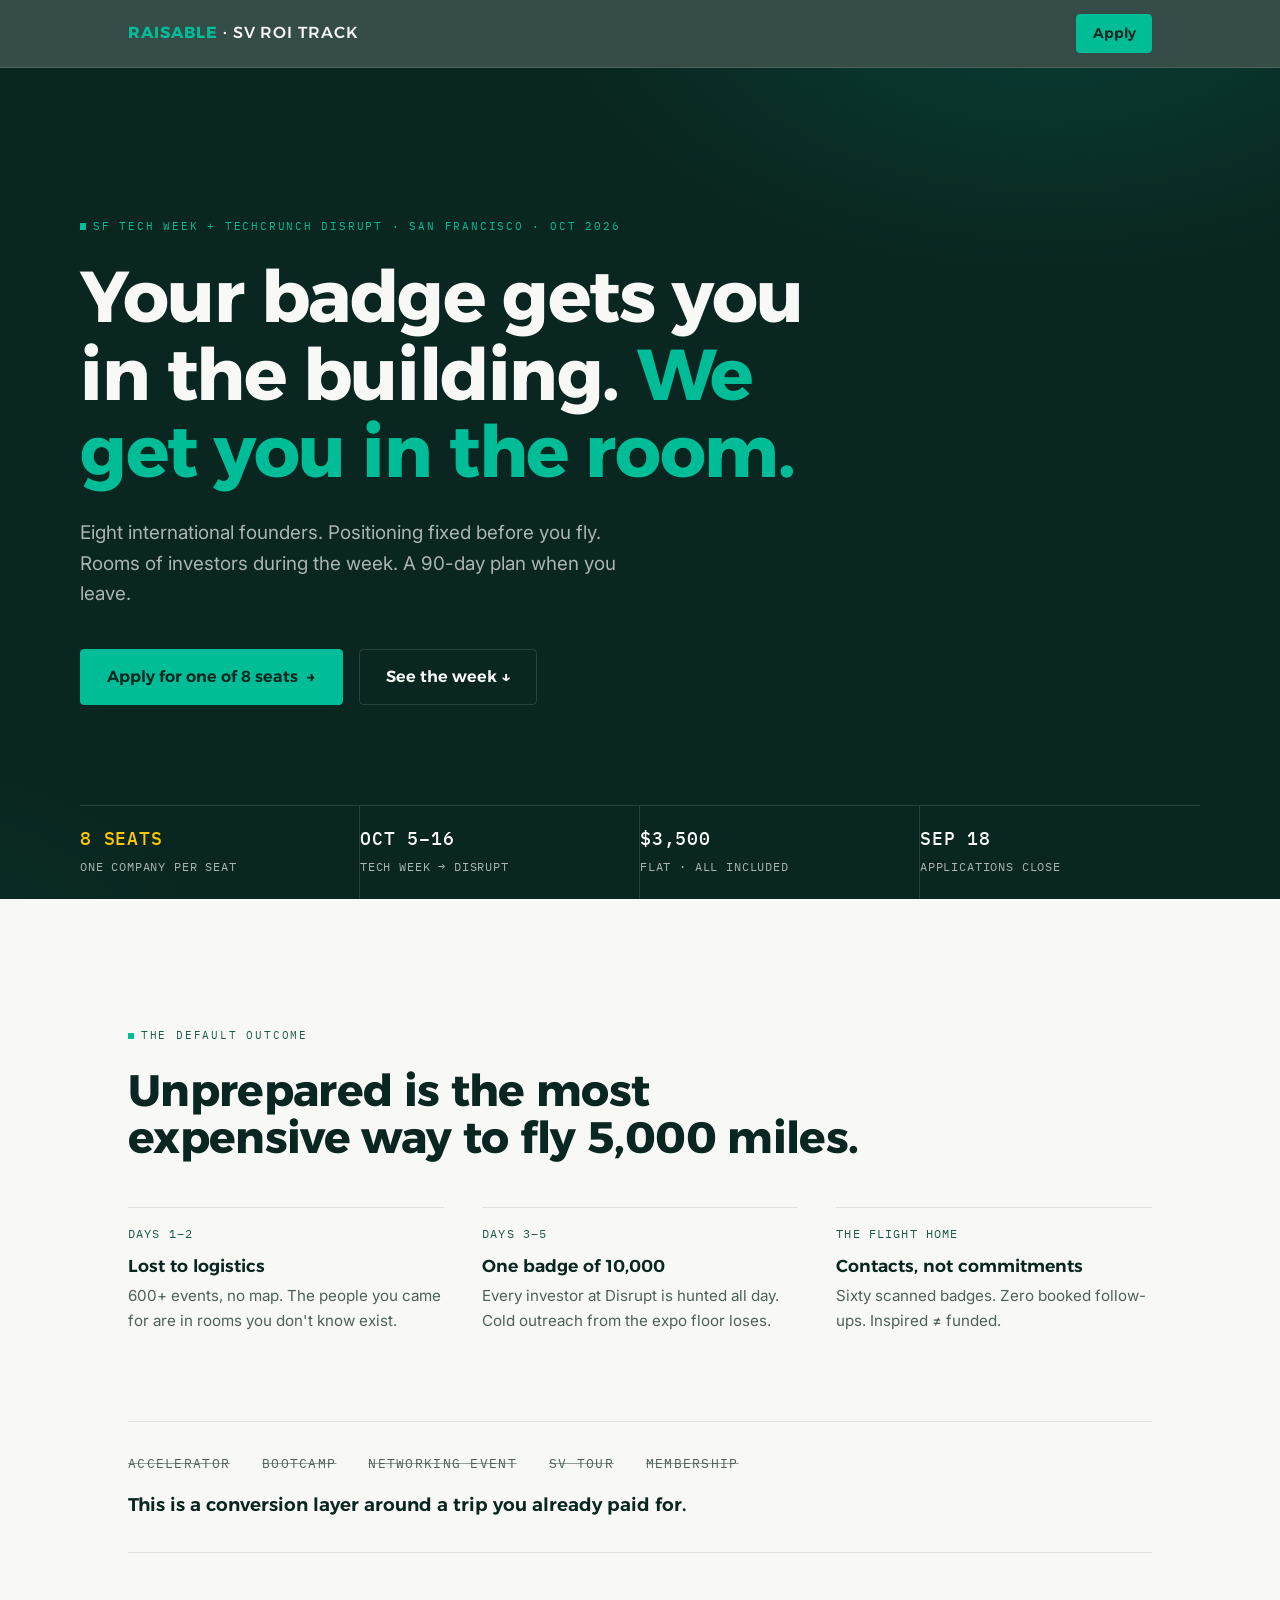
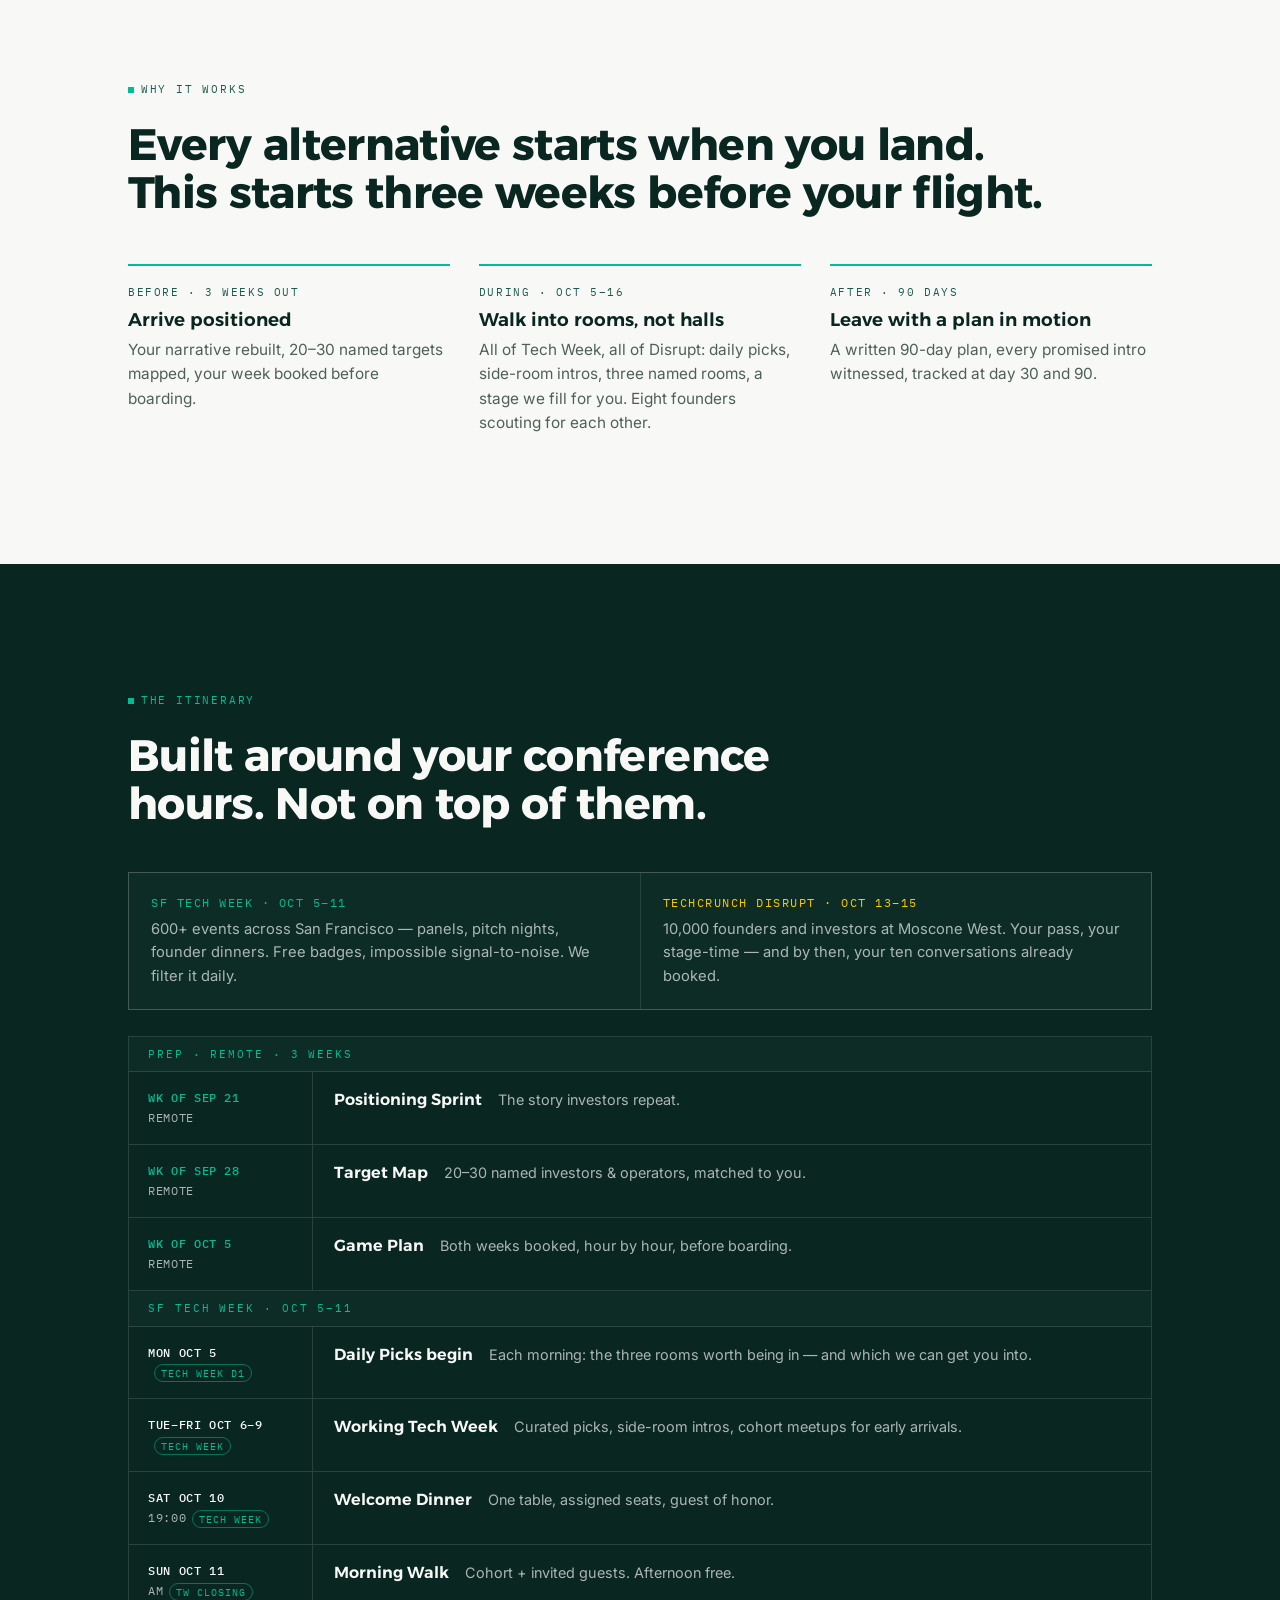
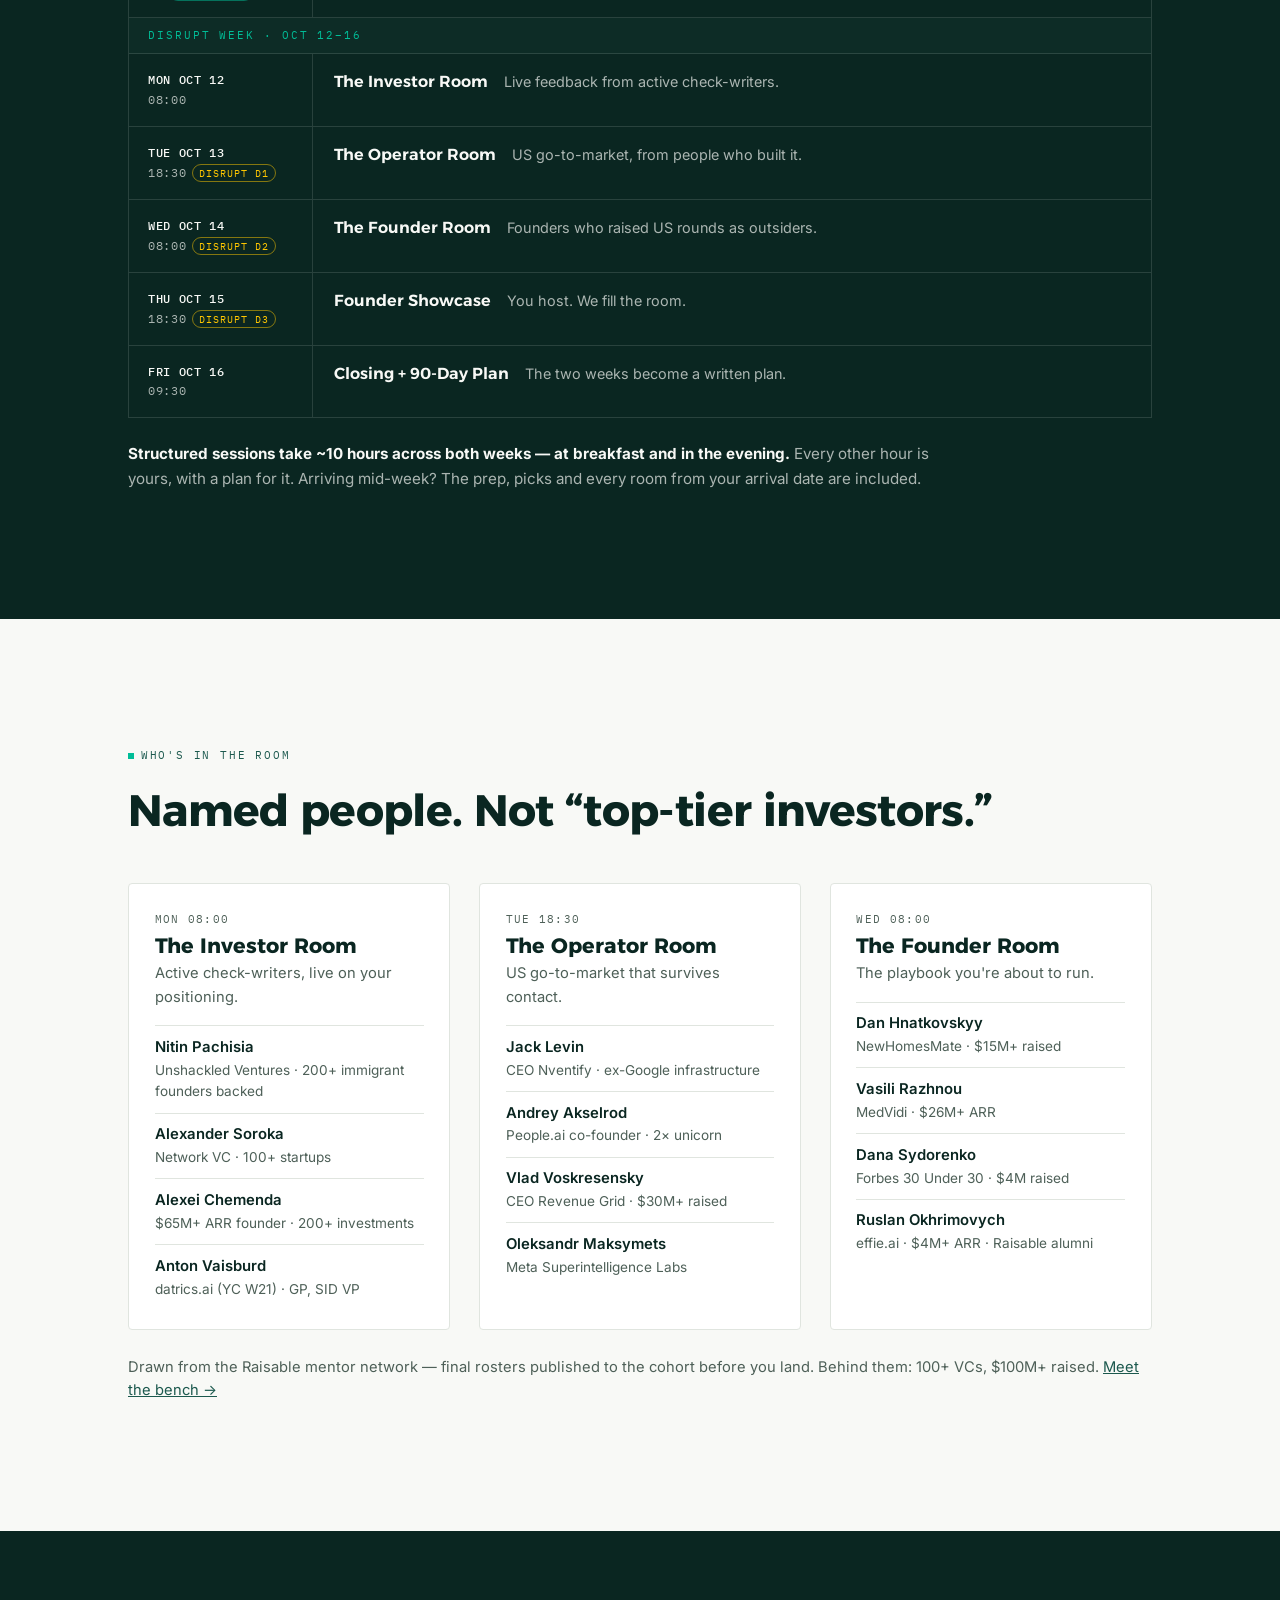
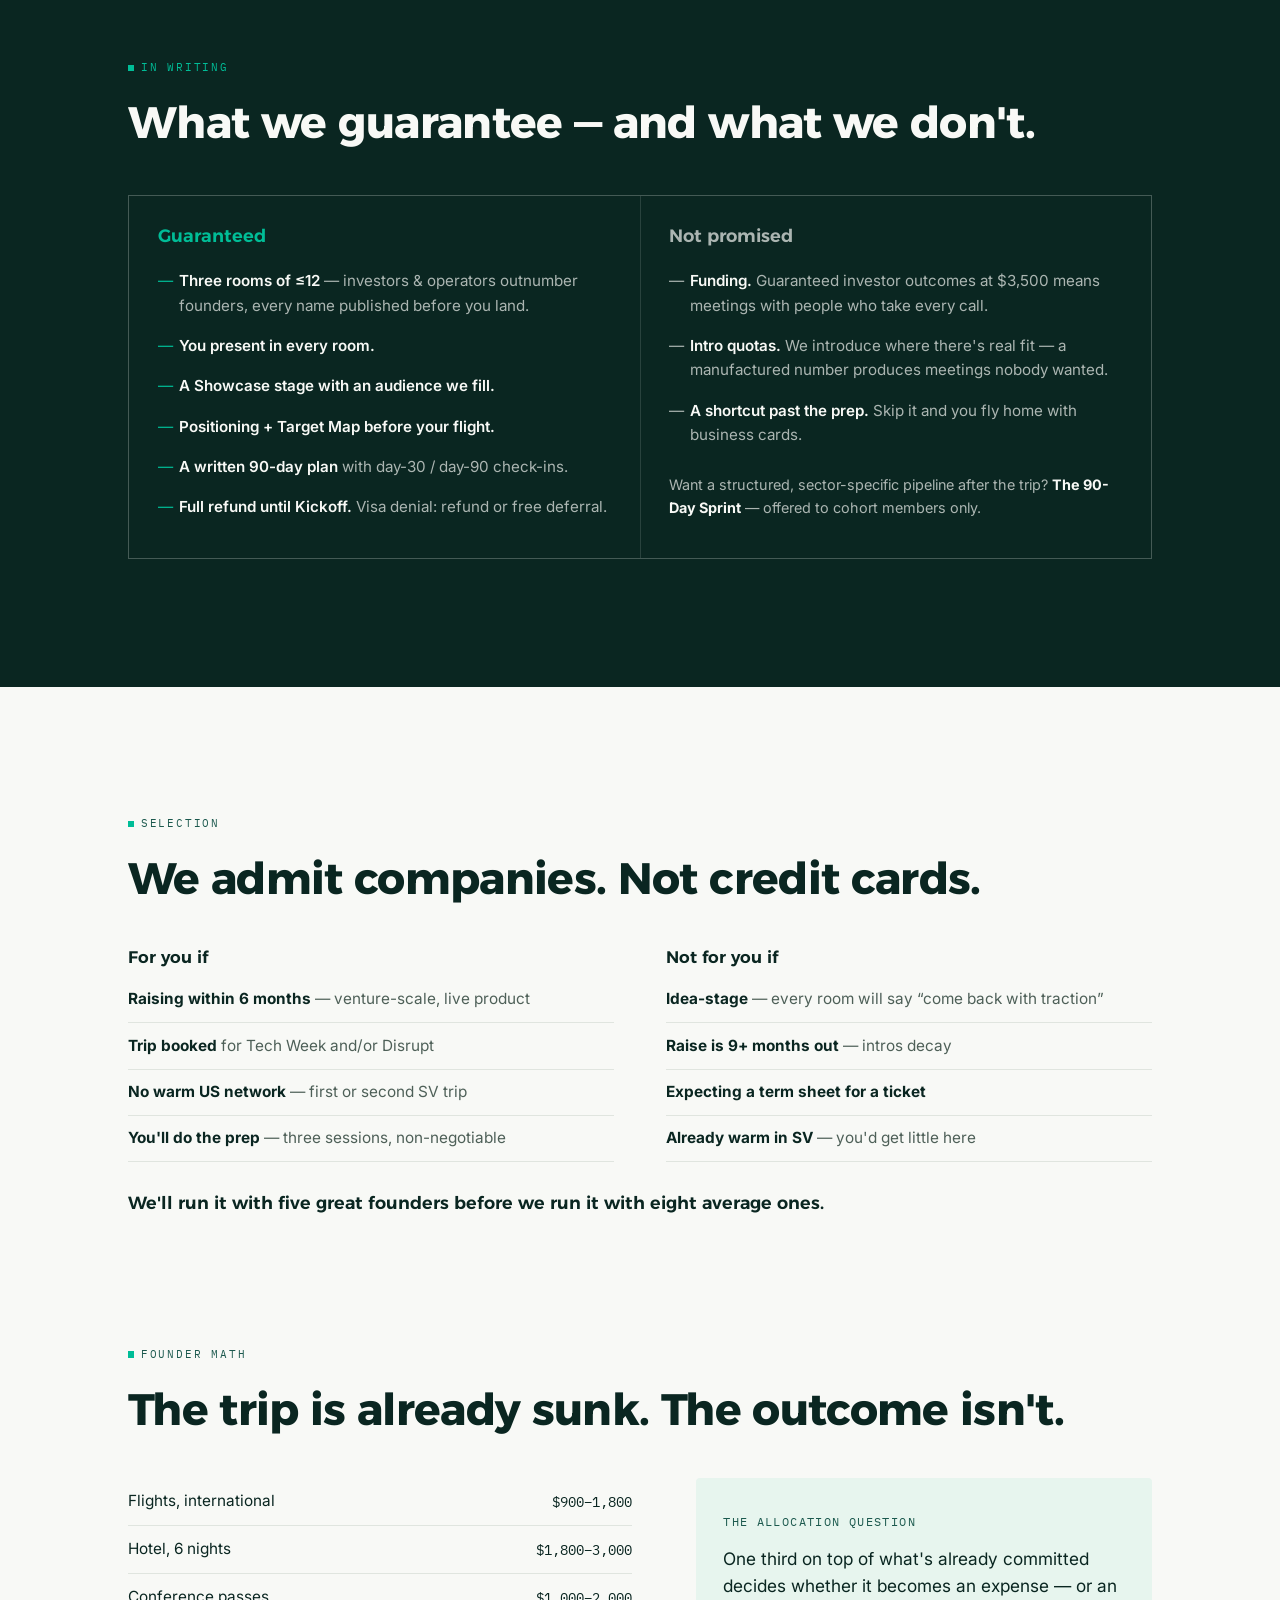
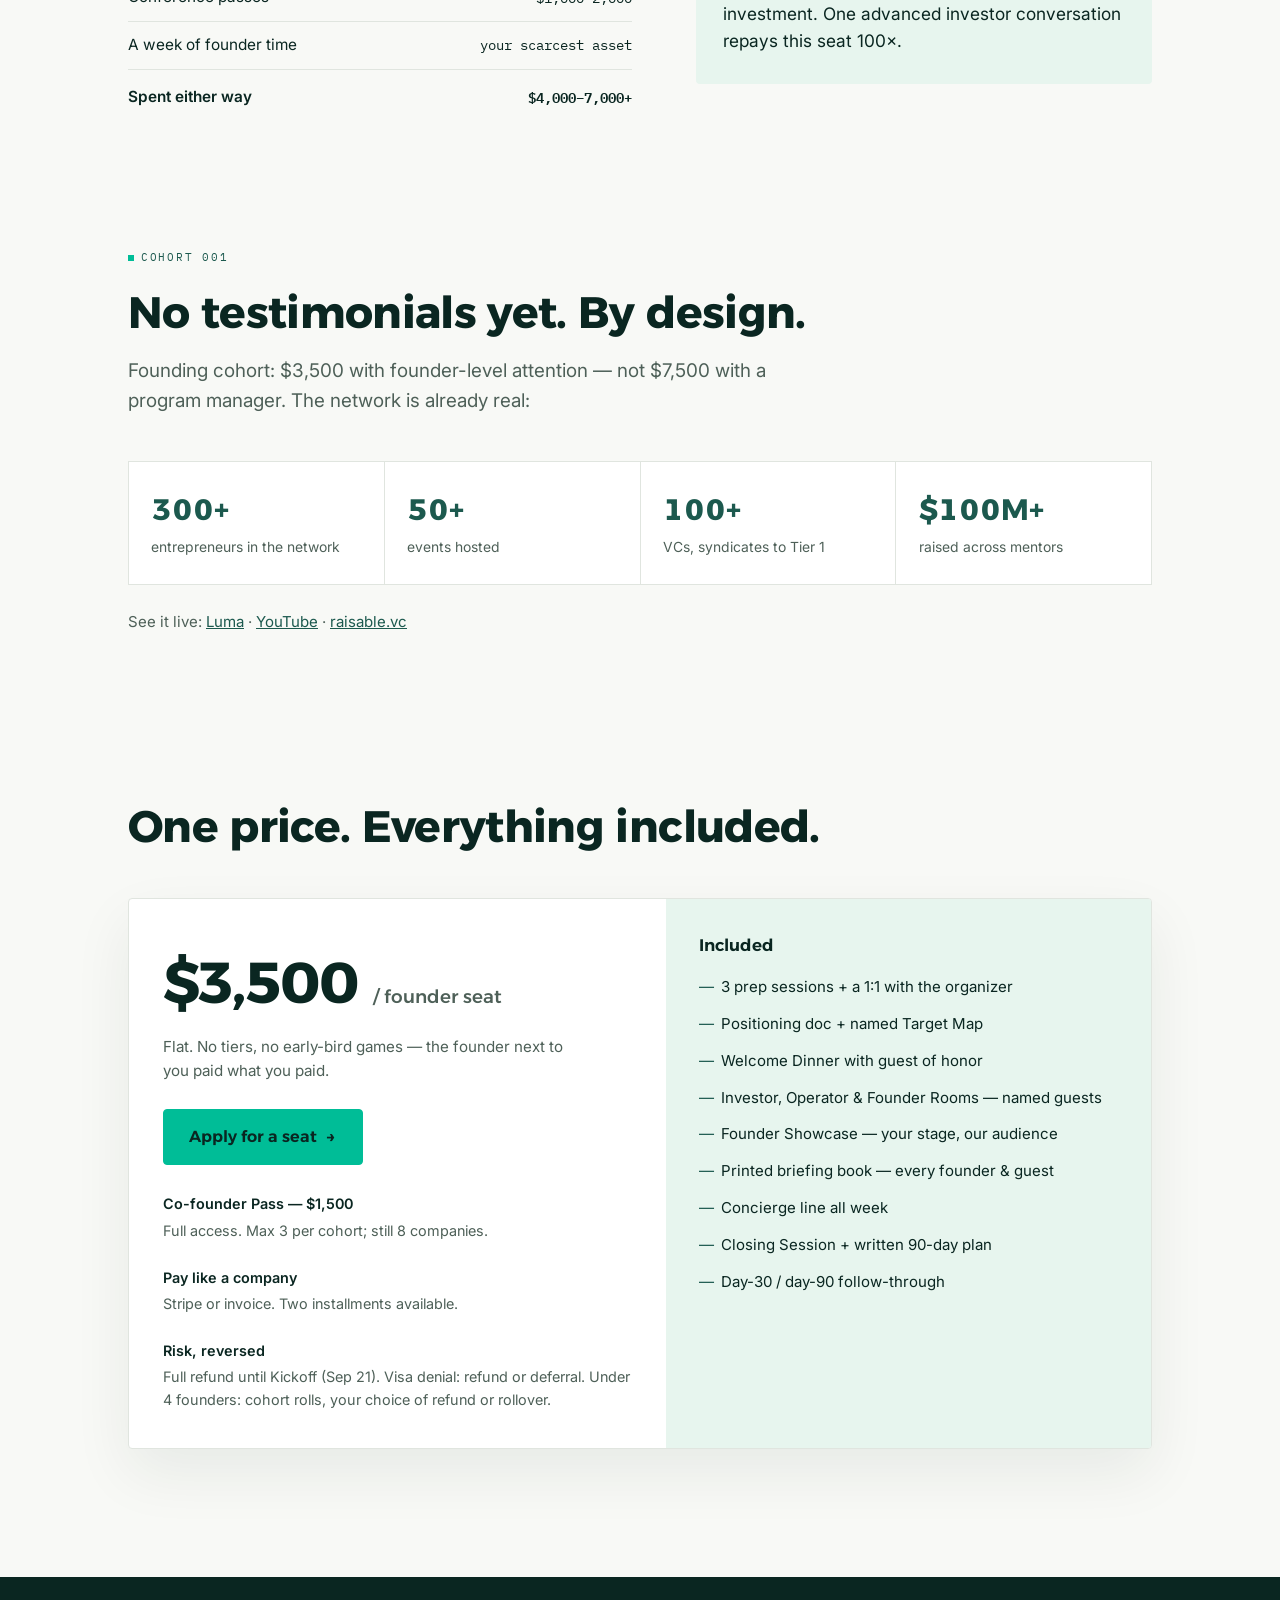
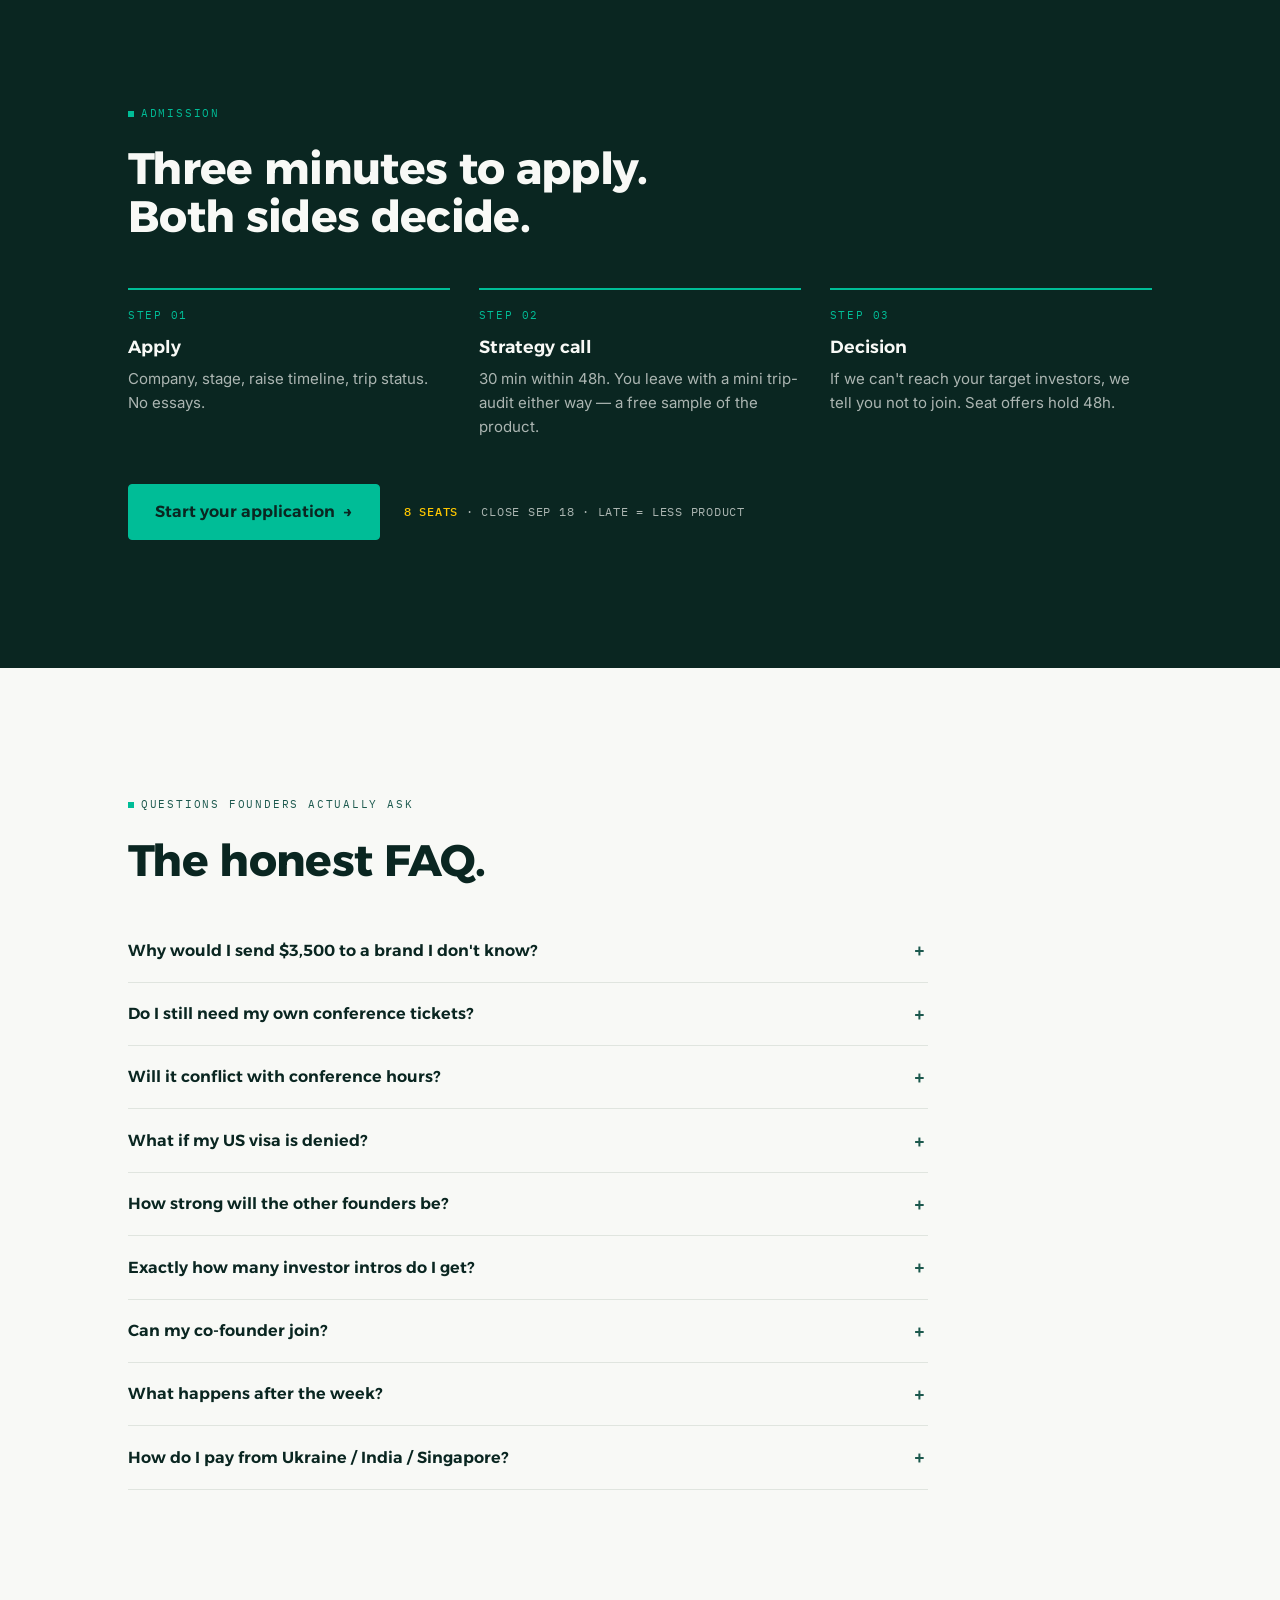
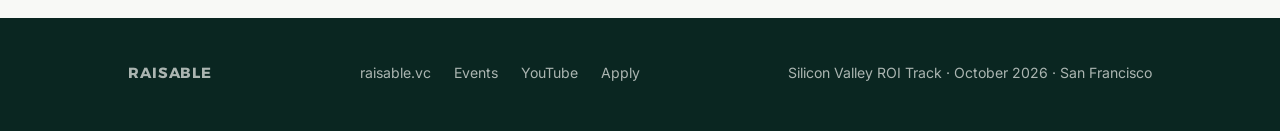
<file: sv-roi-oct26/index.html>
<!doctype html>
<html lang="en">
<head>
<meta charset="utf-8">
<meta name="viewport" content="width=device-width, initial-scale=1">
<meta name="robots" content="noindex, nofollow, noarchive">
<title>Silicon Valley ROI Track — Raisable</title>
<link rel="icon" href="data:image/svg+xml,%3Csvg xmlns='http://www.w3.org/2000/svg' viewBox='0 0 32 32'%3E%3Crect width='32' height='32' rx='7' fill='%230A2621'/%3E%3Ctext x='16' y='23' font-family='Arial,sans-serif' font-size='19' font-weight='700' fill='%2300BD97' text-anchor='middle'%3ER%3C/text%3E%3C/svg%3E">
<meta name="description" content="Eight international founders. SF Tech Week + TechCrunch Disrupt, October 2026. Your badge gets you in the building — we get you in the room.">
<!-- CONFIG: swap the Apply CTA href (search for APPLY) to the real form URL before go-live -->
<link rel="preconnect" href="https://fonts.googleapis.com">
<link rel="preconnect" href="https://fonts.gstatic.com" crossorigin>
<link href="https://fonts.googleapis.com/css2?family=Alexandria:wght@500;600;700&family=IBM+Plex+Mono:wght@400;500&family=Inter:wght@400;500;600;700&display=swap" rel="stylesheet">
<style>
  :root{
    --paper:#F8F9F6; --white:#FFFFFF; --ink:#0A2621; --soft:#4E6058;
    --line:#E0E5DF; --teal:#00BD97; --teal-ink:#1C594E; --yellow:#FFC700;
    --night:#0A2621; --night-2:#0D2C26; --night-line:rgba(248,249,246,.13); --night-soft:rgba(248,249,246,.68);
    --plate:#E7F5EE;
    --fd:"Alexandria","Avenir Next",sans-serif;
    --fb:"Inter",-apple-system,"Segoe UI",sans-serif;
    --fm:"IBM Plex Mono","SF Mono",monospace;
    --w:1120px; --px:clamp(20px,5vw,48px);
  }
  *{box-sizing:border-box}
  html{scroll-behavior:smooth}
  @media (prefers-reduced-motion:reduce){html{scroll-behavior:auto}}
  body{margin:0;background:var(--paper);color:var(--ink);font-family:var(--fb);font-size:16.5px;line-height:1.6;-webkit-font-smoothing:antialiased}
  .wrap{max-width:var(--w);margin:0 auto;padding-left:var(--px);padding-right:var(--px)}
  section{padding:clamp(72px,10vw,132px) 0}
  a{color:var(--teal-ink)}
  a:focus-visible,button:focus-visible,summary:focus-visible{outline:3px solid var(--teal);outline-offset:3px;border-radius:2px}
  .eyebrow{font-family:var(--fm);font-size:.7rem;letter-spacing:.16em;text-transform:uppercase;color:var(--teal-ink);display:flex;align-items:center;gap:.6em;margin:0 0 1.4rem}
  .eyebrow::before{content:"";width:.55em;height:.55em;background:var(--teal);flex:none}
  h1,h2,h3{font-family:var(--fd);line-height:1.08;margin:0;text-wrap:balance}
  h2{font-size:clamp(1.8rem,3.8vw,2.75rem);font-weight:700;letter-spacing:-.015em}
  h3{font-size:1.05rem;font-weight:600}
  p{margin:0}
  .lead{font-size:clamp(1.02rem,1.5vw,1.18rem);color:var(--soft);max-width:42rem}
  .btn{display:inline-flex;align-items:center;gap:.55em;background:var(--teal);color:var(--ink);font-family:var(--fd);font-weight:600;font-size:1rem;padding:.9em 1.6em;border-radius:4px;text-decoration:none;border:1px solid var(--teal);transition:transform .18s cubic-bezier(.23,1,.32,1),box-shadow .18s}
  .btn .ar{transition:transform .18s cubic-bezier(.23,1,.32,1)}
  .btn:hover{transform:translateY(-2px);box-shadow:0 10px 28px rgba(0,189,151,.3)}
  .btn:hover .ar{transform:translateX(3px)}
  a.btn{color:var(--ink)}
  .btn.ghost{background:transparent;color:inherit;border-color:var(--night-line)}
  .dark a.btn.ghost{color:var(--paper)}
  .mono{font-family:var(--fm)}
  .dark{background:var(--night);color:var(--paper)}
  .dark .lead{color:var(--night-soft)}
  .dark .eyebrow{color:var(--teal)}
  .dark a{color:var(--teal)}
  .dark a.btn{color:var(--ink)}

  /* reveal (JS adds .js; no-JS = fully visible) */
  .js .rv{opacity:0;transform:translateY(18px);transition:opacity .7s cubic-bezier(.23,1,.32,1),transform .7s cubic-bezier(.23,1,.32,1)}
  .js .rv.in{opacity:1;transform:none}
  @media (prefers-reduced-motion:reduce){.js .rv{opacity:1;transform:none;transition:none}}

  /* nav */
  header.site{position:sticky;top:0;z-index:50;background:rgba(10,38,33,.82);backdrop-filter:blur(14px);-webkit-backdrop-filter:blur(14px);border-bottom:1px solid var(--night-line)}
  .nav{display:flex;align-items:center;justify-content:space-between;padding:14px var(--px);max-width:var(--w);margin:0 auto}
  .logo{font-family:var(--fd);font-weight:700;letter-spacing:.06em;color:var(--teal);text-decoration:none;font-size:1rem;text-transform:uppercase}
  .logo span{color:var(--paper);font-weight:500}
  .nav .btn{padding:.5em 1.1em;font-size:.88rem}

  /* hero */
  .heroblock{position:relative;overflow:hidden}
  .heroblock::before{content:"";position:absolute;inset:0;background:
    radial-gradient(52rem 30rem at 82% -10%,rgba(0,189,151,.16),transparent 60%),
    radial-gradient(40rem 26rem at -10% 110%,rgba(0,189,151,.08),transparent 55%)}
  .hero{position:relative;padding:clamp(84px,12vw,150px) 0 0}
  .hero h1{font-size:clamp(2.3rem,6.2vw,4.5rem);font-weight:700;letter-spacing:-.02em;max-width:16ch}
  .hero h1 em{font-style:normal;color:var(--teal)}
  .hero .lead{margin:1.7rem 0 2.5rem;max-width:36rem}
  .hero-ctas{display:flex;gap:1rem;flex-wrap:wrap;align-items:center}
  .hero-facts{position:relative;margin-top:clamp(56px,8vw,100px);border-top:1px solid var(--night-line);display:grid;grid-template-columns:repeat(auto-fit,minmax(150px,1fr));font-family:var(--fm);font-size:.74rem;letter-spacing:.07em;text-transform:uppercase}
  .hero-facts div{padding:1.2rem 1rem 1.35rem 0;border-right:1px solid var(--night-line);color:var(--night-soft)}
  .hero-facts div:last-child{border-right:0}
  .hero-facts b{display:block;color:var(--paper);font-size:1.12rem;font-weight:500;margin-bottom:.25rem}
  .hero-facts .seat b{color:var(--yellow)}

  /* pain */
  .pain{display:grid;grid-template-columns:repeat(auto-fit,minmax(230px,1fr));gap:clamp(1.2rem,3vw,2.6rem);margin-top:2.8rem}
  .pain article{border-top:1px solid var(--line);padding-top:1.1rem}
  .pain .n{font-family:var(--fm);font-size:.72rem;letter-spacing:.1em;color:var(--teal-ink);text-transform:uppercase;display:block;margin-bottom:.5rem}
  .pain b{font-family:var(--fd);font-weight:600;font-size:1.08rem;display:block;margin-bottom:.3rem}
  .pain p{color:var(--soft);font-size:.95rem}

  /* not-strip */
  .notstrip{border-top:1px solid var(--line);border-bottom:1px solid var(--line);padding:2rem 0;margin-top:clamp(56px,8vw,88px)}
  .notstrip .row{display:flex;flex-wrap:wrap;gap:.6rem 2rem;font-family:var(--fm);font-size:.8rem;letter-spacing:.1em;text-transform:uppercase;color:var(--soft)}
  .notstrip .row s{text-decoration-color:rgba(78,96,88,.6);text-decoration-thickness:1px}
  .notstrip p{margin-top:1rem;font-family:var(--fd);font-weight:600;font-size:1.15rem;color:var(--ink)}

  /* mechanism */
  .mech{display:grid;grid-template-columns:repeat(auto-fit,minmax(240px,1fr));gap:1.8rem;margin-top:3rem}
  .mech article{border-top:2px solid var(--teal);padding-top:1.1rem}
  .mech .when{font-family:var(--fm);font-size:.7rem;letter-spacing:.14em;text-transform:uppercase;color:var(--teal-ink);display:block;margin-bottom:.55rem}
  .mech h3{font-size:1.15rem;margin-bottom:.45rem}
  .mech p{color:var(--soft);font-size:.96rem}

  /* conference band */
  .confs{display:grid;grid-template-columns:1fr 1fr;gap:1px;background:var(--night-line);border:1px solid var(--night-line);margin-top:2.8rem}
  @media(max-width:680px){.confs{grid-template-columns:1fr}}
  .confs .conf{background:var(--night-2);padding:1.3rem 1.4rem}
  .confs .conf span{font-family:var(--fm);font-size:.72rem;letter-spacing:.13em;text-transform:uppercase;color:var(--teal);display:block;margin-bottom:.35rem}
  .confs .conf.d2 span{color:var(--yellow)}
  .confs .conf p{color:var(--night-soft);font-size:.92rem}

  /* itinerary */
  .itin{margin-top:1.6rem;border:1px solid var(--night-line)}
  .itin-g{padding:.55rem 1.2rem;font-family:var(--fm);font-size:.66rem;letter-spacing:.18em;text-transform:uppercase;color:var(--teal);background:var(--night-2);border-bottom:1px solid var(--night-line)}
  .itin-row{display:grid;grid-template-columns:11.5rem 1fr;border-bottom:1px solid var(--night-line);transition:background .25s}
  .itin-row:hover{background:var(--night-2)}
  .itin-row:last-child{border-bottom:0}
  .itin-row .d{font-family:var(--fm);font-size:.78rem;letter-spacing:.05em;padding:1rem 1.2rem;color:var(--night-soft);border-right:1px solid var(--night-line);text-transform:uppercase}
  .itin-row .d b{display:block;color:var(--paper);font-weight:500}
  .itin-row.remote .d b{color:var(--teal)}
  .itin-row .what{padding:1rem 1.3rem;display:flex;flex-wrap:wrap;align-items:baseline;gap:.2rem 1rem}
  .itin-row .what h3{font-size:1rem}
  .itin-row .what p{color:var(--night-soft);font-size:.9rem}
  .tag{font-family:var(--fm);font-size:.62rem;letter-spacing:.1em;text-transform:uppercase;padding:.16em .6em;border:1px solid var(--night-line);border-radius:99px;color:var(--night-soft);white-space:nowrap;margin-left:.6em;vertical-align:middle}
  .tag.tw{border-color:rgba(0,189,151,.5);color:var(--teal)}
  .tag.dis{border-color:rgba(255,199,0,.5);color:var(--yellow)}
  .itin-note{margin-top:1.5rem;font-size:.95rem;color:var(--night-soft);max-width:52rem}
  .itin-note b{color:var(--paper)}
  @media(max-width:640px){.itin-row{grid-template-columns:1fr}.itin-row .d{border-right:0;padding-bottom:.4rem}.itin-row .what{padding-top:.2rem;flex-direction:column;gap:.15rem}}

  /* rooms */
  .rooms{display:grid;grid-template-columns:repeat(auto-fit,minmax(280px,1fr));gap:1.8rem;margin-top:3rem}
  .room{background:var(--white);border:1px solid var(--line);border-radius:4px;padding:1.7rem 1.6rem 1.2rem;transition:transform .25s cubic-bezier(.23,1,.32,1),box-shadow .25s}
  .room:hover{transform:translateY(-4px);box-shadow:0 16px 40px rgba(10,38,33,.09)}
  .room .when{font-family:var(--fm);font-size:.68rem;letter-spacing:.12em;text-transform:uppercase;color:var(--soft);display:block;margin-bottom:.4rem}
  .room h3{font-size:1.3rem;font-weight:700;margin-bottom:.3rem}
  .room>p{color:var(--soft);font-size:.92rem;margin-bottom:1rem}
  .room ul{list-style:none;margin:0;padding:0}
  .room li{padding:.6rem 0;border-top:1px solid var(--line);font-size:.93rem}
  .room li b{font-weight:600}
  .room li span{color:var(--soft);font-size:.85rem;display:block}
  .rooms-note{margin-top:1.6rem;font-size:.92rem;color:var(--soft)}

  /* guarantee */
  .guar{display:grid;grid-template-columns:1fr 1fr;gap:1px;background:var(--night-line);border:1px solid var(--night-line);margin-top:3rem}
  @media(max-width:760px){.guar{grid-template-columns:1fr}}
  .guar>div{background:var(--night);padding:1.9rem 1.8rem}
  .guar h3{font-size:1.12rem;margin-bottom:1rem}
  .guar h3.g{color:var(--teal)}
  .guar h3.n{color:var(--night-soft)}
  .guar ul{list-style:none;margin:0;padding:0}
  .guar li{padding:.5rem 0 .5rem 1.3rem;position:relative;font-size:.95rem;color:var(--night-soft)}
  .guar li b{color:var(--paper);font-weight:600}
  .guar li::before{content:"—";position:absolute;left:0;color:var(--teal)}
  .guar .n-list li::before{color:var(--night-soft)}
  .guar .sprint{margin-top:1.1rem;font-size:.9rem;color:var(--night-soft)}
  .guar .sprint b{color:var(--paper)}

  /* fit */
  .fit{display:grid;grid-template-columns:1fr 1fr;gap:clamp(1.5rem,4vw,3.5rem);margin-top:2.8rem}
  @media(max-width:760px){.fit{grid-template-columns:1fr}}
  .fit ul{list-style:none;margin:.7rem 0 0;padding:0}
  .fit li{padding:.65rem 0;border-bottom:1px solid var(--line);font-size:.96rem;color:var(--soft)}
  .fit li b{color:var(--ink)}
  .fit-line{margin-top:1.7rem;font-family:var(--fd);font-weight:600;font-size:1.1rem}

  /* math */
  .math{display:grid;grid-template-columns:1.05fr .95fr;gap:clamp(2rem,5vw,4rem);align-items:start;margin-top:2.8rem}
  @media(max-width:820px){.math{grid-template-columns:1fr}}
  table.trip{width:100%;border-collapse:collapse;font-size:.96rem}
  table.trip td{padding:.7rem 0;border-bottom:1px solid var(--line)}
  table.trip td:last-child{text-align:right;font-family:var(--fm);font-size:.86rem;white-space:nowrap}
  table.trip tr.sum td{font-weight:600;border-bottom:none;padding-top:.95rem}
  .math-point{background:var(--plate);border-radius:4px;padding:1.8rem 1.7rem}
  .math-point .mono{font-size:.72rem;letter-spacing:.12em;text-transform:uppercase;color:var(--teal-ink)}
  .math-point p{margin-top:.7rem;font-size:1.08rem}

  /* proof */
  .proof-stats{display:grid;grid-template-columns:repeat(auto-fit,minmax(160px,1fr));gap:1px;background:var(--line);border:1px solid var(--line);margin-top:2.8rem}
  .proof-stats div{background:var(--white);padding:1.5rem 1.4rem}
  .proof-stats b{font-family:var(--fd);font-size:1.85rem;font-weight:700;color:var(--teal-ink);display:block;font-variant-numeric:tabular-nums}
  .proof-stats span{color:var(--soft);font-size:.87rem}
  .proof-links{margin-top:1.6rem;font-size:.94rem;color:var(--soft)}

  /* pricing */
  .price-card{background:var(--white);border:1px solid var(--line);border-radius:4px;display:grid;grid-template-columns:1.05fr .95fr;margin-top:3rem;overflow:hidden;box-shadow:0 24px 60px rgba(10,38,33,.07)}
  @media(max-width:820px){.price-card{grid-template-columns:1fr}}
  .price-main{padding:2.3rem 2.1rem}
  .price-main .amount{font-family:var(--fd);font-size:clamp(2.8rem,5vw,3.6rem);font-weight:700;letter-spacing:-.02em}
  .price-main .amount small{font-size:.32em;font-weight:500;color:var(--soft);letter-spacing:0}
  .price-main .sub{color:var(--soft);font-size:.95rem;margin:.4rem 0 1.6rem;max-width:26rem}
  .price-incl{background:var(--plate);padding:2.3rem 2.1rem}
  .price-incl h3{margin-bottom:.9rem}
  .price-incl ul{list-style:none;margin:0;padding:0}
  .price-incl li{padding:.4rem 0 .4rem 1.35rem;position:relative;font-size:.94rem}
  .price-incl li::before{content:"—";position:absolute;left:0;color:var(--teal-ink)}
  .price-terms{margin-top:1.7rem;display:grid;grid-template-columns:repeat(auto-fit,minmax(240px,1fr));gap:1.5rem;font-size:.9rem;color:var(--soft)}
  .price-terms b{color:var(--ink);display:block;font-weight:600;margin-bottom:.2rem}

  /* apply */
  .steps{counter-reset:s;margin:3rem 0 0;padding:0;list-style:none;display:grid;grid-template-columns:repeat(auto-fit,minmax(240px,1fr));gap:1.8rem}
  .steps li{counter-increment:s;border-top:2px solid var(--teal);padding-top:1.05rem}
  .steps li::before{content:"Step 0" counter(s);font-family:var(--fm);font-size:.7rem;letter-spacing:.14em;text-transform:uppercase;color:var(--teal);display:block;margin-bottom:.5rem}
  .steps b{font-family:var(--fd);font-weight:600;font-size:1.1rem;display:block;margin-bottom:.35rem}
  .steps p{color:var(--night-soft);font-size:.94rem}
  .apply-cta{margin-top:2.8rem;display:flex;align-items:center;gap:1.5rem;flex-wrap:wrap}
  .apply-cta .mono{font-size:.78rem;color:var(--night-soft);letter-spacing:.06em;text-transform:uppercase}
  .apply-cta .mono b{color:var(--yellow);font-weight:500}

  /* faq */
  .faq{max-width:50rem;margin-top:2.2rem}
  .faq details{border-bottom:1px solid var(--line)}
  .faq summary{cursor:pointer;padding:1.15rem 2.2rem 1.15rem 0;font-family:var(--fd);font-weight:600;font-size:1rem;list-style:none;position:relative}
  .faq summary::-webkit-details-marker{display:none}
  .faq summary::after{content:"+";position:absolute;right:.2rem;top:50%;transform:translateY(-50%);font-family:var(--fm);color:var(--teal-ink);font-size:1.15rem}
  .faq details[open] summary::after{content:"–"}
  .faq details p{padding:0 0 1.2rem;color:var(--soft);font-size:.96rem;max-width:58ch}

  footer.site{background:var(--night);color:var(--night-soft);padding:2.8rem 0;font-size:.88rem}
  footer.site .wrap{display:flex;justify-content:space-between;gap:1.5rem;flex-wrap:wrap;align-items:baseline}
  footer.site a{color:var(--night-soft);text-decoration:none;margin-right:1.2rem}
  footer.site a:hover{color:var(--teal)}

  @media (prefers-reduced-motion:no-preference){
    .hero h1,.hero .lead,.hero-ctas{animation:rise .8s cubic-bezier(.23,1,.32,1) both}
    .hero .lead{animation-delay:.1s}.hero-ctas{animation-delay:.2s}
    @keyframes rise{from{opacity:0;transform:translateY(16px)}to{opacity:1;transform:none}}
  }
</style>
  <!-- Google Analytics (GA4) — the raisable.vc property (544857600); production host only.
       ?ga_debug=1 (kept for the tab session) sends hits to DebugView and marks them internal traffic. -->
  <script>
    window.GA_MEASUREMENT_ID = 'G-0SW6V2QF0W';
    window.dataLayer = window.dataLayer || [];
    window.gtag = function () { dataLayer.push(arguments); };
    if (window.GA_MEASUREMENT_ID && /(^|\.)raisable\.vc$/.test(location.hostname)) {
      var _ga = document.createElement('script');
      _ga.async = true;
      _ga.src = 'https://www.googletagmanager.com/gtag/js?id=' + window.GA_MEASUREMENT_ID;
      document.head.appendChild(_ga);
      var _gaDebug = false;
      try {
        _gaDebug = /[?&]ga_debug=1(&|$)/.test(location.search) || sessionStorage.getItem('ga_debug') === '1';
        if (_gaDebug) sessionStorage.setItem('ga_debug', '1');
      } catch (e) {}
      gtag('js', new Date());
      gtag('config', window.GA_MEASUREMENT_ID, Object.assign({ content_group: 'sv-roi' },
        _gaDebug ? { debug_mode: true, traffic_type: 'internal' } : {}));
    }
    // A click that leaves the page is reported by the next page: hits still queued in gtag
    // when a page unloads get lost (seen in testing). rsblTrackOnNextPage(name, params, clickEvent)
    window.rsblTrackOnNextPage = function (name, params, e) {
      if (e && (e.metaKey || e.ctrlKey || e.shiftKey)) { gtag('event', name, params); return; } // new tab: this page stays
      try { sessionStorage.setItem('rsbl_ga_next', JSON.stringify({ name: name, params: params, t: Date.now() })); }
      catch (err) { gtag('event', name, params); }
    };
    try {
      var _gaNext = JSON.parse(sessionStorage.getItem('rsbl_ga_next') || 'null');
      sessionStorage.removeItem('rsbl_ga_next');
      if (_gaNext && Date.now() - _gaNext.t < 60000) gtag('event', _gaNext.name, _gaNext.params);
    } catch (e) {}
  </script>
</head>
<body>

<header class="site">
  <nav class="nav" aria-label="Main">
    <a class="logo" href="https://raisable.vc/global/">Raisable<span> · SV ROI Track</span></a>
    <a class="btn" href="#apply">Apply</a>
  </nav>
</header>

<!-- HERO -->
<div class="dark heroblock">
  <section class="hero wrap" id="top">
    <p class="eyebrow">SF Tech Week + TechCrunch Disrupt · San Francisco · Oct 2026</p>
    <h1>Your badge gets you in the building. <em>We get you in the room.</em></h1>
    <p class="lead">Eight international founders. Positioning fixed before you fly. Rooms of investors during the week. A 90-day plan when you leave.</p>
    <div class="hero-ctas">
      <a class="btn" href="#apply">Apply for one of 8 seats <span class="ar">→</span></a>
      <a class="btn ghost" href="#week">See the week ↓</a>
    </div>
    <div class="hero-facts" aria-label="Key facts">
      <div class="seat"><b>8 seats</b>one company per seat</div>
      <div><b>Oct 5–16</b>Tech Week → Disrupt</div>
      <div><b>$3,500</b>flat · all included</div>
      <div><b>Sep 18</b>applications close</div>
    </div>
  </section>
</div>

<!-- PAIN + NOT -->
<section class="wrap" id="alone">
  <p class="eyebrow rv">The default outcome</p>
  <h2 class="rv">Unprepared is the most expensive way to fly 5,000 miles.</h2>
  <div class="pain">
    <article class="rv"><span class="n">Days 1–2</span><b>Lost to logistics</b><p>600+ events, no map. The people you came for are in rooms you don't know exist.</p></article>
    <article class="rv"><span class="n">Days 3–5</span><b>One badge of 10,000</b><p>Every investor at Disrupt is hunted all day. Cold outreach from the expo floor loses.</p></article>
    <article class="rv"><span class="n">The flight home</span><b>Contacts, not commitments</b><p>Sixty scanned badges. Zero booked follow-ups. Inspired ≠ funded.</p></article>
  </div>
  <div class="notstrip rv">
    <div class="row"><s>Accelerator</s><s>Bootcamp</s><s>Networking event</s><s>SV tour</s><s>Membership</s></div>
    <p>This is a conversion layer around a trip you already paid for.</p>
  </div>
</section>

<!-- MECHANISM -->
<section class="wrap" id="how" style="padding-top:0">
  <p class="eyebrow rv">Why it works</p>
  <h2 class="rv">Every alternative starts when you land.<br>This starts three weeks before your flight.</h2>
  <div class="mech">
    <article class="rv"><span class="when">Before · 3 weeks out</span><h3>Arrive positioned</h3><p>Your narrative rebuilt, 20–30 named targets mapped, your week booked before boarding.</p></article>
    <article class="rv"><span class="when">During · Oct 5–16</span><h3>Walk into rooms, not halls</h3><p>All of Tech Week, all of Disrupt: daily picks, side-room intros, three named rooms, a stage we fill for you. Eight founders scouting for each other.</p></article>
    <article class="rv"><span class="when">After · 90 days</span><h3>Leave with a plan in motion</h3><p>A written 90-day plan, every promised intro witnessed, tracked at day 30 and 90.</p></article>
  </div>
</section>

<!-- WEEK -->
<div class="dark">
  <section class="wrap" id="week">
    <p class="eyebrow rv">The itinerary</p>
    <h2 class="rv">Built around your conference hours. Not on top of them.</h2>
    <div class="confs rv">
      <div class="conf"><span>SF Tech Week · Oct 5–11</span><p>600+ events across San Francisco — panels, pitch nights, founder dinners. Free badges, impossible signal-to-noise. We filter it daily.</p></div>
      <div class="conf d2"><span>TechCrunch Disrupt · Oct 13–15</span><p>10,000 founders and investors at Moscone West. Your pass, your stage-time — and by then, your ten conversations already booked.</p></div>
    </div>
    <div class="itin rv">
      <div class="itin-g">Prep · remote · 3 weeks</div>
      <div class="itin-row remote"><div class="d"><b>Wk of Sep 21</b>remote</div><div class="what"><h3>Positioning Sprint</h3><p>The story investors repeat.</p></div></div>
      <div class="itin-row remote"><div class="d"><b>Wk of Sep 28</b>remote</div><div class="what"><h3>Target Map</h3><p>20–30 named investors &amp; operators, matched to you.</p></div></div>
      <div class="itin-row remote"><div class="d"><b>Wk of Oct 5</b>remote</div><div class="what"><h3>Game Plan</h3><p>Both weeks booked, hour by hour, before boarding.</p></div></div>
      <div class="itin-g">SF Tech Week · Oct 5–11</div>
      <div class="itin-row"><div class="d"><b>Mon Oct 5</b><span class="tag tw">Tech Week D1</span></div><div class="what"><h3>Daily Picks begin</h3><p>Each morning: the three rooms worth being in — and which we can get you into.</p></div></div>
      <div class="itin-row"><div class="d"><b>Tue–Fri Oct 6–9</b><span class="tag tw">Tech Week</span></div><div class="what"><h3>Working Tech Week</h3><p>Curated picks, side-room intros, cohort meetups for early arrivals.</p></div></div>
      <div class="itin-row"><div class="d"><b>Sat Oct 10</b>19:00<span class="tag tw">Tech Week</span></div><div class="what"><h3>Welcome Dinner</h3><p>One table, assigned seats, guest of honor.</p></div></div>
      <div class="itin-row"><div class="d"><b>Sun Oct 11</b>am<span class="tag tw">TW closing</span></div><div class="what"><h3>Morning Walk</h3><p>Cohort + invited guests. Afternoon free.</p></div></div>
      <div class="itin-g">Disrupt week · Oct 12–16</div>
      <div class="itin-row"><div class="d"><b>Mon Oct 12</b>08:00</div><div class="what"><h3>The Investor Room</h3><p>Live feedback from active check-writers.</p></div></div>
      <div class="itin-row"><div class="d"><b>Tue Oct 13</b>18:30<span class="tag dis">Disrupt D1</span></div><div class="what"><h3>The Operator Room</h3><p>US go-to-market, from people who built it.</p></div></div>
      <div class="itin-row"><div class="d"><b>Wed Oct 14</b>08:00<span class="tag dis">Disrupt D2</span></div><div class="what"><h3>The Founder Room</h3><p>Founders who raised US rounds as outsiders.</p></div></div>
      <div class="itin-row"><div class="d"><b>Thu Oct 15</b>18:30<span class="tag dis">Disrupt D3</span></div><div class="what"><h3>Founder Showcase</h3><p>You host. We fill the room.</p></div></div>
      <div class="itin-row"><div class="d"><b>Fri Oct 16</b>09:30</div><div class="what"><h3>Closing + 90-Day Plan</h3><p>The two weeks become a written plan.</p></div></div>
    </div>
    <p class="itin-note rv"><b>Structured sessions take ~10 hours across both weeks — at breakfast and in the evening.</b> Every other hour is yours, with a plan for it. Arriving mid-week? The prep, picks and every room from your arrival date are included.</p>
  </section>
</div>

<!-- ROOMS -->
<section class="wrap" id="rooms">
  <p class="eyebrow rv">Who's in the room</p>
  <h2 class="rv">Named people. Not “top-tier investors.”</h2>
  <div class="rooms">
    <div class="room rv">
      <span class="when">Mon 08:00</span>
      <h3>The Investor Room</h3>
      <p>Active check-writers, live on your positioning.</p>
      <ul>
        <li><b>Nitin Pachisia</b><span>Unshackled Ventures · 200+ immigrant founders backed</span></li>
        <li><b>Alexander Soroka</b><span>Network VC · 100+ startups</span></li>
        <li><b>Alexei Chemenda</b><span>$65M+ ARR founder · 200+ investments</span></li>
        <li><b>Anton Vaisburd</b><span>datrics.ai (YC W21) · GP, SID VP</span></li>
      </ul>
    </div>
    <div class="room rv">
      <span class="when">Tue 18:30</span>
      <h3>The Operator Room</h3>
      <p>US go-to-market that survives contact.</p>
      <ul>
        <li><b>Jack Levin</b><span>CEO Nventify · ex-Google infrastructure</span></li>
        <li><b>Andrey Akselrod</b><span>People.ai co-founder · 2× unicorn</span></li>
        <li><b>Vlad Voskresensky</b><span>CEO Revenue Grid · $30M+ raised</span></li>
        <li><b>Oleksandr Maksymets</b><span>Meta Superintelligence Labs</span></li>
      </ul>
    </div>
    <div class="room rv">
      <span class="when">Wed 08:00</span>
      <h3>The Founder Room</h3>
      <p>The playbook you're about to run.</p>
      <ul>
        <li><b>Dan Hnatkovskyy</b><span>NewHomesMate · $15M+ raised</span></li>
        <li><b>Vasili Razhnou</b><span>MedVidi · $26M+ ARR</span></li>
        <li><b>Dana Sydorenko</b><span>Forbes 30 Under 30 · $4M raised</span></li>
        <li><b>Ruslan Okhrimovych</b><span>effie.ai · $4M+ ARR · Raisable alumni</span></li>
      </ul>
    </div>
  </div>
  <p class="rooms-note rv">Drawn from the Raisable mentor network — final rosters published to the cohort before you land. Behind them: 100+ VCs, $100M+ raised. <a href="https://raisable.vc/global/">Meet the bench →</a></p>
</section>

<!-- GUARANTEE -->
<div class="dark">
  <section class="wrap" id="guarantee">
    <p class="eyebrow rv">In writing</p>
    <h2 class="rv">What we guarantee — and what we don't.</h2>
    <div class="guar rv">
      <div>
        <h3 class="g">Guaranteed</h3>
        <ul>
          <li><b>Three rooms of ≤12</b> — investors &amp; operators outnumber founders, every name published before you land.</li>
          <li><b>You present in every room.</b></li>
          <li><b>A Showcase stage with an audience we fill.</b></li>
          <li><b>Positioning + Target Map before your flight.</b></li>
          <li><b>A written 90-day plan</b> with day-30 / day-90 check-ins.</li>
          <li><b>Full refund until Kickoff.</b> Visa denial: refund or free deferral.</li>
        </ul>
      </div>
      <div>
        <h3 class="n">Not promised</h3>
        <ul class="n-list">
          <li><b>Funding.</b> Guaranteed investor outcomes at $3,500 means meetings with people who take every call.</li>
          <li><b>Intro quotas.</b> We introduce where there's real fit — a manufactured number produces meetings nobody wanted.</li>
          <li><b>A shortcut past the prep.</b> Skip it and you fly home with business cards.</li>
        </ul>
        <p class="sprint">Want a structured, sector-specific pipeline after the trip? <b>The 90-Day Sprint</b> — offered to cohort members only.</p>
      </div>
    </div>
  </section>
</div>

<!-- FIT -->
<section class="wrap" id="fit">
  <p class="eyebrow rv">Selection</p>
  <h2 class="rv">We admit companies. Not credit cards.</h2>
  <div class="fit">
    <div class="rv">
      <h3>For you if</h3>
      <ul>
        <li><b>Raising within 6 months</b> — venture-scale, live product</li>
        <li><b>Trip booked</b> for Tech Week and/or Disrupt</li>
        <li><b>No warm US network</b> — first or second SV trip</li>
        <li><b>You'll do the prep</b> — three sessions, non-negotiable</li>
      </ul>
    </div>
    <div class="rv">
      <h3>Not for you if</h3>
      <ul>
        <li><b>Idea-stage</b> — every room will say “come back with traction”</li>
        <li><b>Raise is 9+ months out</b> — intros decay</li>
        <li><b>Expecting a term sheet for a ticket</b></li>
        <li><b>Already warm in SV</b> — you'd get little here</li>
      </ul>
    </div>
  </div>
  <p class="fit-line rv">We'll run it with five great founders before we run it with eight average ones.</p>
</section>

<!-- MATH -->
<section class="wrap" id="math" style="padding-top:0">
  <p class="eyebrow rv">Founder math</p>
  <h2 class="rv">The trip is already sunk. The outcome isn't.</h2>
  <div class="math">
    <table class="trip rv" aria-label="Trip cost breakdown">
      <tr><td>Flights, international</td><td>$900–1,800</td></tr>
      <tr><td>Hotel, 6 nights</td><td>$1,800–3,000</td></tr>
      <tr><td>Conference passes</td><td>$1,000–2,000</td></tr>
      <tr><td>A week of founder time</td><td>your scarcest asset</td></tr>
      <tr class="sum"><td>Spent either way</td><td>$4,000–7,000+</td></tr>
    </table>
    <div class="math-point rv">
      <span class="mono">The allocation question</span>
      <p>One third on top of what's already committed decides whether it becomes an expense — or an investment. One advanced investor conversation repays this seat 100×.</p>
    </div>
  </div>
</section>

<!-- PROOF -->
<section class="wrap" id="proof" style="padding-top:0">
  <p class="eyebrow rv">Cohort 001</p>
  <h2 class="rv">No testimonials yet. By design.</h2>
  <p class="lead rv" style="margin-top:1.2rem">Founding cohort: $3,500 with founder-level attention — not $7,500 with a program manager. The network is already real:</p>
  <div class="proof-stats rv">
    <div><b>300+</b><span>entrepreneurs in the network</span></div>
    <div><b>50+</b><span>events hosted</span></div>
    <div><b>100+</b><span>VCs, syndicates to Tier 1</span></div>
    <div><b>$100M+</b><span>raised across mentors</span></div>
  </div>
  <p class="proof-links rv">See it live: <a href="https://luma.com/raisable">Luma</a> · <a href="https://www.youtube.com/@RaisableFounders">YouTube</a> · <a href="https://raisable.vc/global/">raisable.vc</a></p>
</section>

<!-- PRICING -->
<section class="wrap" id="pricing" style="padding-top:0">
  <p class="eyebrow rv">Pricing</p>
  <h2 class="rv">One price. Everything included.</h2>
  <div class="price-card rv">
    <div class="price-main">
      <div class="amount">$3,500 <small>/ founder seat</small></div>
      <p class="sub">Flat. No tiers, no early-bird games — the founder next to you paid what you paid.</p>
      <a class="btn" href="#apply">Apply for a seat <span class="ar">→</span></a>
      <div class="price-terms">
        <div><b>Co-founder Pass — $1,500</b>Full access. Max 3 per cohort; still 8 companies.</div>
        <div><b>Pay like a company</b>Stripe or invoice. Two installments available.</div>
        <div><b>Risk, reversed</b>Full refund until Kickoff (Sep 21). Visa denial: refund or deferral. Under 4 founders: cohort rolls, your choice of refund or rollover.</div>
      </div>
    </div>
    <div class="price-incl">
      <h3>Included</h3>
      <ul>
        <li>3 prep sessions + a 1:1 with the organizer</li>
        <li>Positioning doc + named Target Map</li>
        <li>Welcome Dinner with guest of honor</li>
        <li>Investor, Operator &amp; Founder Rooms — named guests</li>
        <li>Founder Showcase — your stage, our audience</li>
        <li>Printed briefing book — every founder &amp; guest</li>
        <li>Concierge line all week</li>
        <li>Closing Session + written 90-day plan</li>
        <li>Day-30 / day-90 follow-through</li>
      </ul>
    </div>
  </div>
</section>

<!-- APPLY -->
<div class="dark">
  <section class="wrap" id="apply">
    <p class="eyebrow rv">Admission</p>
    <h2 class="rv">Three minutes to apply.<br>Both sides decide.</h2>
    <ol class="steps">
      <li class="rv"><b>Apply</b><p>Company, stage, raise timeline, trip status. No essays.</p></li>
      <li class="rv"><b>Strategy call</b><p>30 min within 48h. You leave with a mini trip-audit either way — a free sample of the product.</p></li>
      <li class="rv"><b>Decision</b><p>If we can't reach your target investors, we tell you not to join. Seat offers hold 48h.</p></li>
    </ol>
    <div class="apply-cta rv">
      <!-- APPLY: swap href to the real application form -->
      <a class="btn" href="https://raisable.vc/global/">Start your application <span class="ar">→</span></a>
      <span class="mono"><b>8 seats</b> · close Sep 18 · late = less product</span>
    </div>
  </section>
</div>

<!-- FAQ -->
<section class="wrap" id="faq">
  <p class="eyebrow rv">Questions founders actually ask</p>
  <h2 class="rv">The honest FAQ.</h2>
  <div class="faq rv">
    <details>
      <summary>Why would I send $3,500 to a brand I don't know?</summary>
      <p>Don't — not before the call. The strategy session is free and useful either way; judge us there. Then check receipts: the mentor bench on raisable.vc, 50+ events on Luma. Full refund until Kickoff.</p>
    </details>
    <details>
      <summary>Do I still need my own conference tickets?</summary>
      <p>Yes. This wraps around Tech Week and Disrupt — it doesn't replace them. We help you pick what matters in the Game Plan session.</p>
    </details>
    <details>
      <summary>Will it conflict with conference hours?</summary>
      <p>No — rooms run at 08:00 and 18:30. About 10 of your ~80 waking hours that week are ours; the rest are yours, with a plan.</p>
    </details>
    <details>
      <summary>What if my US visa is denied?</summary>
      <p>Documented denial = full refund or free deferral, your choice. The three prep sessions run remotely regardless — the positioning work is yours either way.</p>
    </details>
    <details>
      <summary>How strong will the other founders be?</summary>
      <p>The bar is public: venture-scale, raising within 6 months, live product, interview required. One company per seat, no direct competitors. We'd rather run with 5 great founders than 8 average ones.</p>
    </details>
    <details>
      <summary>Exactly how many investor intros do I get?</summary>
      <p>No quota, on purpose — manufactured numbers produce meetings nobody wanted. Guaranteed instead: three named rooms where investors outnumber founders, and intros all week wherever there's real fit. Want a structured pipeline after? That's the 90-Day Sprint.</p>
    </details>
    <details>
      <summary>Can my co-founder join?</summary>
      <p>Yes — $1,500 flat, full access, capped at 3 per cohort so rooms stay small.</p>
    </details>
    <details>
      <summary>What happens after the week?</summary>
      <p>A written 90-day plan, witnessed commitments, check-ins at day 30 and 90. Cohort members can join the 90-Day Sprint — pitched once, at the close.</p>
    </details>
    <details>
      <summary>How do I pay from Ukraine / India / Singapore?</summary>
      <p>Stripe card payment or a proper company invoice from a named US entity. Two installments available. No wire-only checkout — that's what scams look like.</p>
    </details>
  </div>
</section>

<footer class="site">
  <div class="wrap">
    <span><a class="logo" href="https://raisable.vc/global/" style="font-size:.92rem">Raisable</a></span>
    <span>
      <a href="https://raisable.vc/global/">raisable.vc</a>
      <a href="https://luma.com/raisable">Events</a>
      <a href="https://www.youtube.com/@RaisableFounders">YouTube</a>
      <a href="#apply">Apply</a>
    </span>
    <span>Silicon Valley ROI Track · October 2026 · San Francisco</span>
  </div>
</footer>

<script>
  document.documentElement.classList.add('js');
  const io = new IntersectionObserver((es) => {
    for (const e of es) if (e.isIntersecting) { e.target.classList.add('in'); io.unobserve(e.target); }
  }, { rootMargin: '0px 0px -8% 0px', threshold: 0.05 });
  document.querySelectorAll('.rv').forEach(el => io.observe(el));
</script>
</body>
</html>
</file>
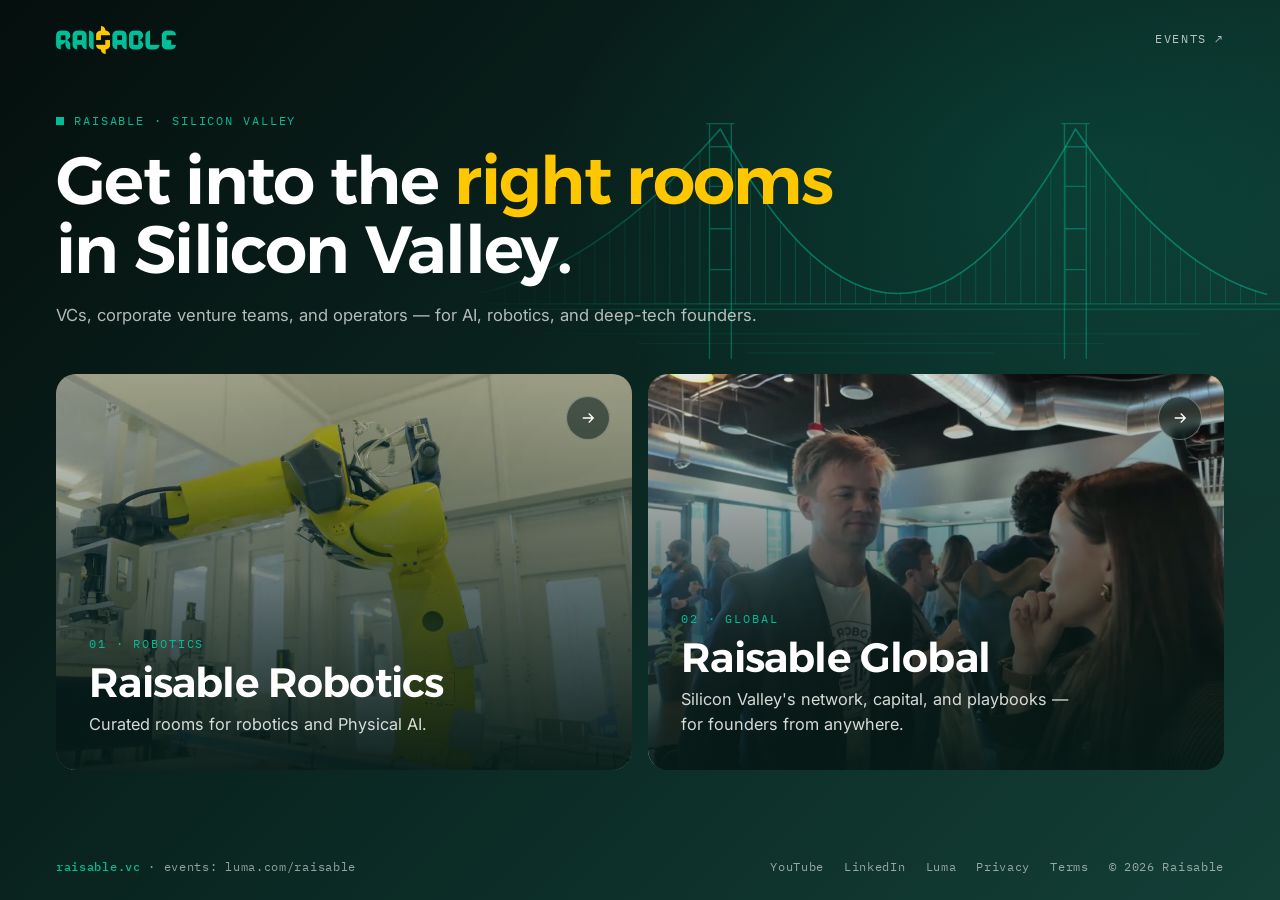
<file: T/index.html>
<!DOCTYPE html>
<html lang="en"><head>
<meta charset="utf-8">
<title>Raisable</title>
<!-- Short link for the team tee QR (HTTP://RAISABLE.VC/T → QR version 1, 21×21): forwards to the gateway with the
     tee's campaign tags, so GA still shows tee scans (Session campaign = tee). No GA here: the gateway counts the visit. -->
<meta name="robots" content="noindex">
<meta http-equiv="refresh" content="0; url=/?utm_source=event&amp;utm_medium=qr&amp;utm_campaign=tee">
<link rel="canonical" href="https://raisable.vc/">
<script>location.replace('/?utm_source=event&utm_medium=qr&utm_campaign=tee');</script>
</head><body></body></html>
</file>
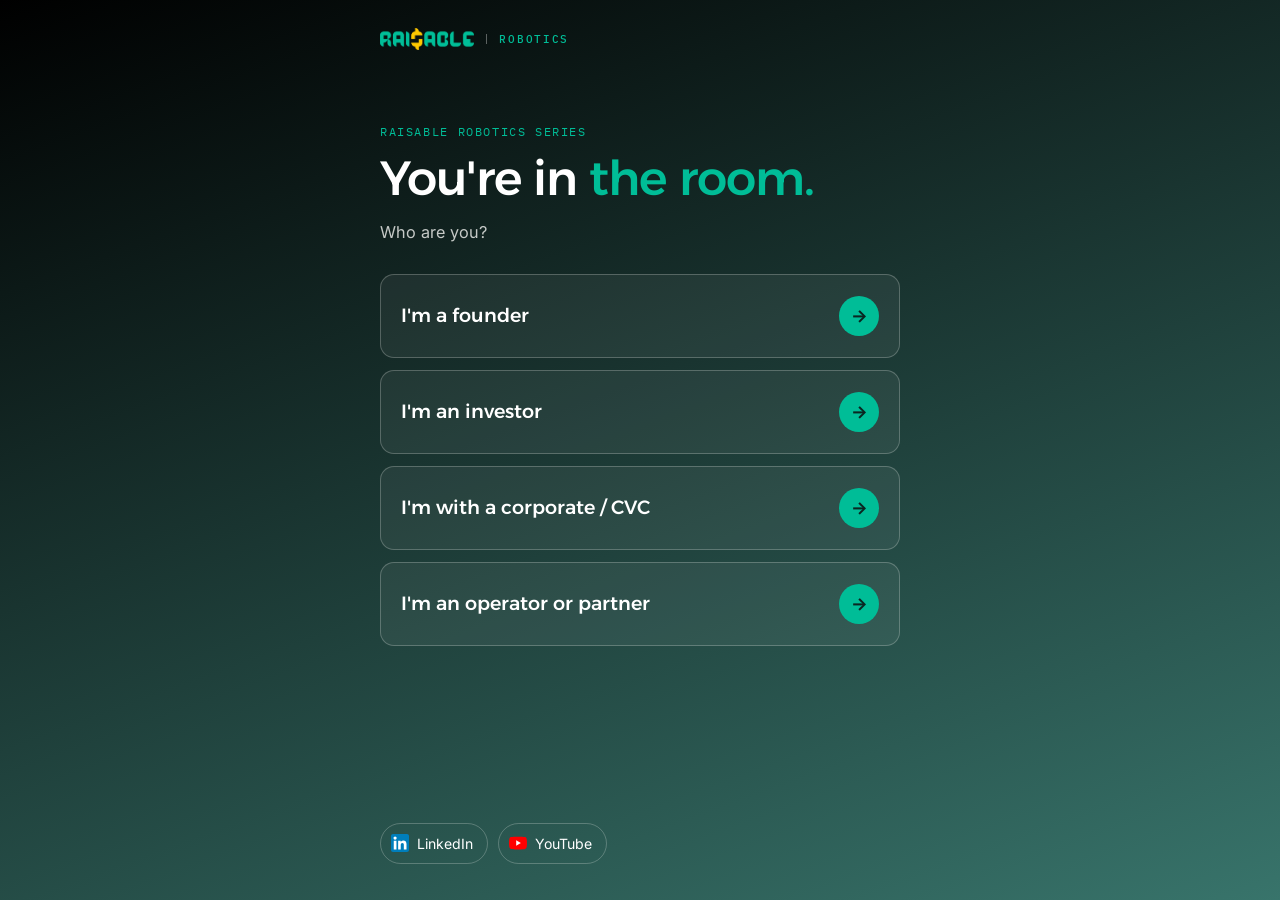
<file: robotics/go/index.html>
<!DOCTYPE html>
<html lang="en">
<head>
  <meta charset="UTF-8">
  <meta name="viewport" content="width=device-width, initial-scale=1.0">
  <title>You're in the room — Raisable Robotics</title>
  <meta name="description" content="Founders, investors, corporate teams, operators, and partners at our robotics events: pick your next step.">
  <meta name="robots" content="noindex">
  <link rel="canonical" href="https://raisable.vc/robotics/go/">
  <meta name="theme-color" content="#0A2621">
  <link rel="icon" href="data:image/svg+xml,%3Csvg xmlns='http://www.w3.org/2000/svg' viewBox='0 0 32 32'%3E%3Crect width='32' height='32' rx='7' fill='%230A2621'/%3E%3Ctext x='16' y='23' font-family='Arial,sans-serif' font-size='19' font-weight='700' fill='%2300BD97' text-anchor='middle'%3ER%3C/text%3E%3C/svg%3E">
  <link rel="preconnect" href="https://fonts.googleapis.com">
  <link rel="preconnect" href="https://fonts.gstatic.com" crossorigin>
  <link href="https://fonts.googleapis.com/css2?family=Alexandria:wght@400;500;600;700&family=Inter:wght@400;500;600&family=IBM+Plex+Mono:wght@400;500&display=swap" rel="stylesheet">
  <script>
    // Short QR codes (?e=bs) expand into full UTMs before analytics loads,
    // so GA and the forms both see the event and the placement.
    (function () {
      var SHORT = {
        bs: ['sftw26-breakfast', 'slide'], bc: ['sftw26-breakfast', 'table-card'],
        ps: ['sftw26-pitchnight', 'slide'], pc: ['sftw26-pitchnight', 'table-card']
      };
      var p = new URLSearchParams(location.search), e = p.get('e');
      if (e && SHORT[e]) {
        p.delete('e');
        p.set('utm_source', 'event'); p.set('utm_medium', 'qr');
        p.set('utm_campaign', SHORT[e][0]); p.set('utm_content', SHORT[e][1]);
        history.replaceState(null, '', location.pathname + '?' + p.toString());
      }
    })();
  </script>
  <link rel="stylesheet" href="../assets/css/style.css?v=r3">
  <link rel="stylesheet" href="../assets/css/robotics.css?v=r3">
  <!-- Google Analytics (GA4) — the raisable.vc property (544857600); production host only.
       ?ga_debug=1 (kept for the tab session) sends hits to DebugView and marks them internal traffic. -->
  <script>
    window.GA_MEASUREMENT_ID = 'G-0SW6V2QF0W';
    window.dataLayer = window.dataLayer || [];
    window.gtag = function () { dataLayer.push(arguments); };
    if (window.GA_MEASUREMENT_ID && /(^|\.)raisable\.vc$/.test(location.hostname)) {
      var _ga = document.createElement('script');
      _ga.async = true;
      _ga.src = 'https://www.googletagmanager.com/gtag/js?id=' + window.GA_MEASUREMENT_ID;
      document.head.appendChild(_ga);
      var _gaDebug = false;
      try {
        _gaDebug = /[?&]ga_debug=1(&|$)/.test(location.search) || sessionStorage.getItem('ga_debug') === '1';
        if (_gaDebug) sessionStorage.setItem('ga_debug', '1');
      } catch (e) {}
      gtag('js', new Date());
      gtag('config', window.GA_MEASUREMENT_ID, Object.assign({ content_group: 'robotics' },
        _gaDebug ? { debug_mode: true, traffic_type: 'internal' } : {}));
    }
    // A click that leaves the page is reported by the next page: hits still queued in gtag
    // when a page unloads get lost (seen in testing). rsblTrackOnNextPage(name, params, clickEvent)
    window.rsblTrackOnNextPage = function (name, params, e) {
      if (e && (e.metaKey || e.ctrlKey || e.shiftKey)) { gtag('event', name, params); return; } // new tab: this page stays
      try { sessionStorage.setItem('rsbl_ga_next', JSON.stringify({ name: name, params: params, t: Date.now() })); }
      catch (err) { gtag('event', name, params); }
    };
    try {
      var _gaNext = JSON.parse(sessionStorage.getItem('rsbl_ga_next') || 'null');
      sessionStorage.removeItem('rsbl_ga_next');
      if (_gaNext && Date.now() - _gaNext.t < 60000) gtag('event', _gaNext.name, _gaNext.params);
    } catch (e) {}
  </script>
</head>
<body class="go-page">
  <main class="go-wrap">
    <div class="go-top">
      <a class="nav-logo" href="../" aria-label="Raisable Robotics — home">
        <img src="../assets/img/logo.png" alt="Raisable" width="122" height="28">
        <span class="nav-tag">Robotics</span>
      </a>
    </div>

    <p class="go-event" data-event-name>Raisable Robotics Series</p>
    <h1>You're in <em>the room.</em></h1>
    <p class="go-sub">Who are you?</p>

    <nav class="go-doors" aria-label="Choose who you are">
      <a class="go-door" href="../#apply/founder" data-door="founder">
        <span class="go-door-text"><strong>I'm a founder</strong></span>
        <b aria-hidden="true">→</b>
      </a>
      <a class="go-door" href="../#apply/investor" data-door="investor">
        <span class="go-door-text"><strong>I'm an investor</strong></span>
        <b aria-hidden="true">→</b>
      </a>
      <a class="go-door" href="../#apply/corporate" data-door="corporate">
        <span class="go-door-text"><strong>I'm with a corporate / CVC</strong></span>
        <b aria-hidden="true">→</b>
      </a>
      <a class="go-door" href="../#apply/operator" data-door="operator">
        <span class="go-door-text"><strong>I'm an operator or partner</strong></span>
        <b aria-hidden="true">→</b>
      </a>
    </nav>

    <div class="go-foot">
      <div class="go-social">
        <a href="https://www.linkedin.com/company/raisable-global/" target="_blank" rel="noopener"><img src="../assets/img/LG_LINKEDIN_ICON.svg" alt="">LinkedIn</a>
        <a href="https://www.youtube.com/@RaisableFounders" target="_blank" rel="noopener"><img src="../assets/img/LG_YOUTUBE_ICON.svg" alt="">YouTube</a>
      </div>
    </div>
  </main>

  <script>
    (function () {
      var q = location.search;
      var params = new URLSearchParams(q);
      var names = {
        'sftw26-breakfast': 'SF Tech Week · Series A Founders & CVCs Breakfast',
        'sftw26-pitchnight': 'SF Tech Week · Pitch Night @ Mission Robotics'
      };
      var campaign = params.get('utm_campaign');
      var label = document.querySelector('[data-event-name]');
      if (campaign && names[campaign]) label.textContent = names[campaign];
      // carry UTMs into the landing so the form knows where the lead came from
      document.querySelectorAll('[data-door]').forEach(function (a) {
        var href = a.getAttribute('href');
        var hash = href.indexOf('#') > -1 ? href.slice(href.indexOf('#')) : '';
        var path = href.replace(hash, '');
        a.setAttribute('href', path + q + hash);
        a.addEventListener('click', function (e) {
          rsblTrackOnNextPage('go_door_click', { door: a.getAttribute('data-door'), track: 'robotics', event_campaign: campaign || '' }, e);
        });
      });
      if (window.gtag) gtag('event', 'go_view', { track: 'robotics', event_campaign: campaign || '' });
    })();
  </script>
</body>
</html>
</file>
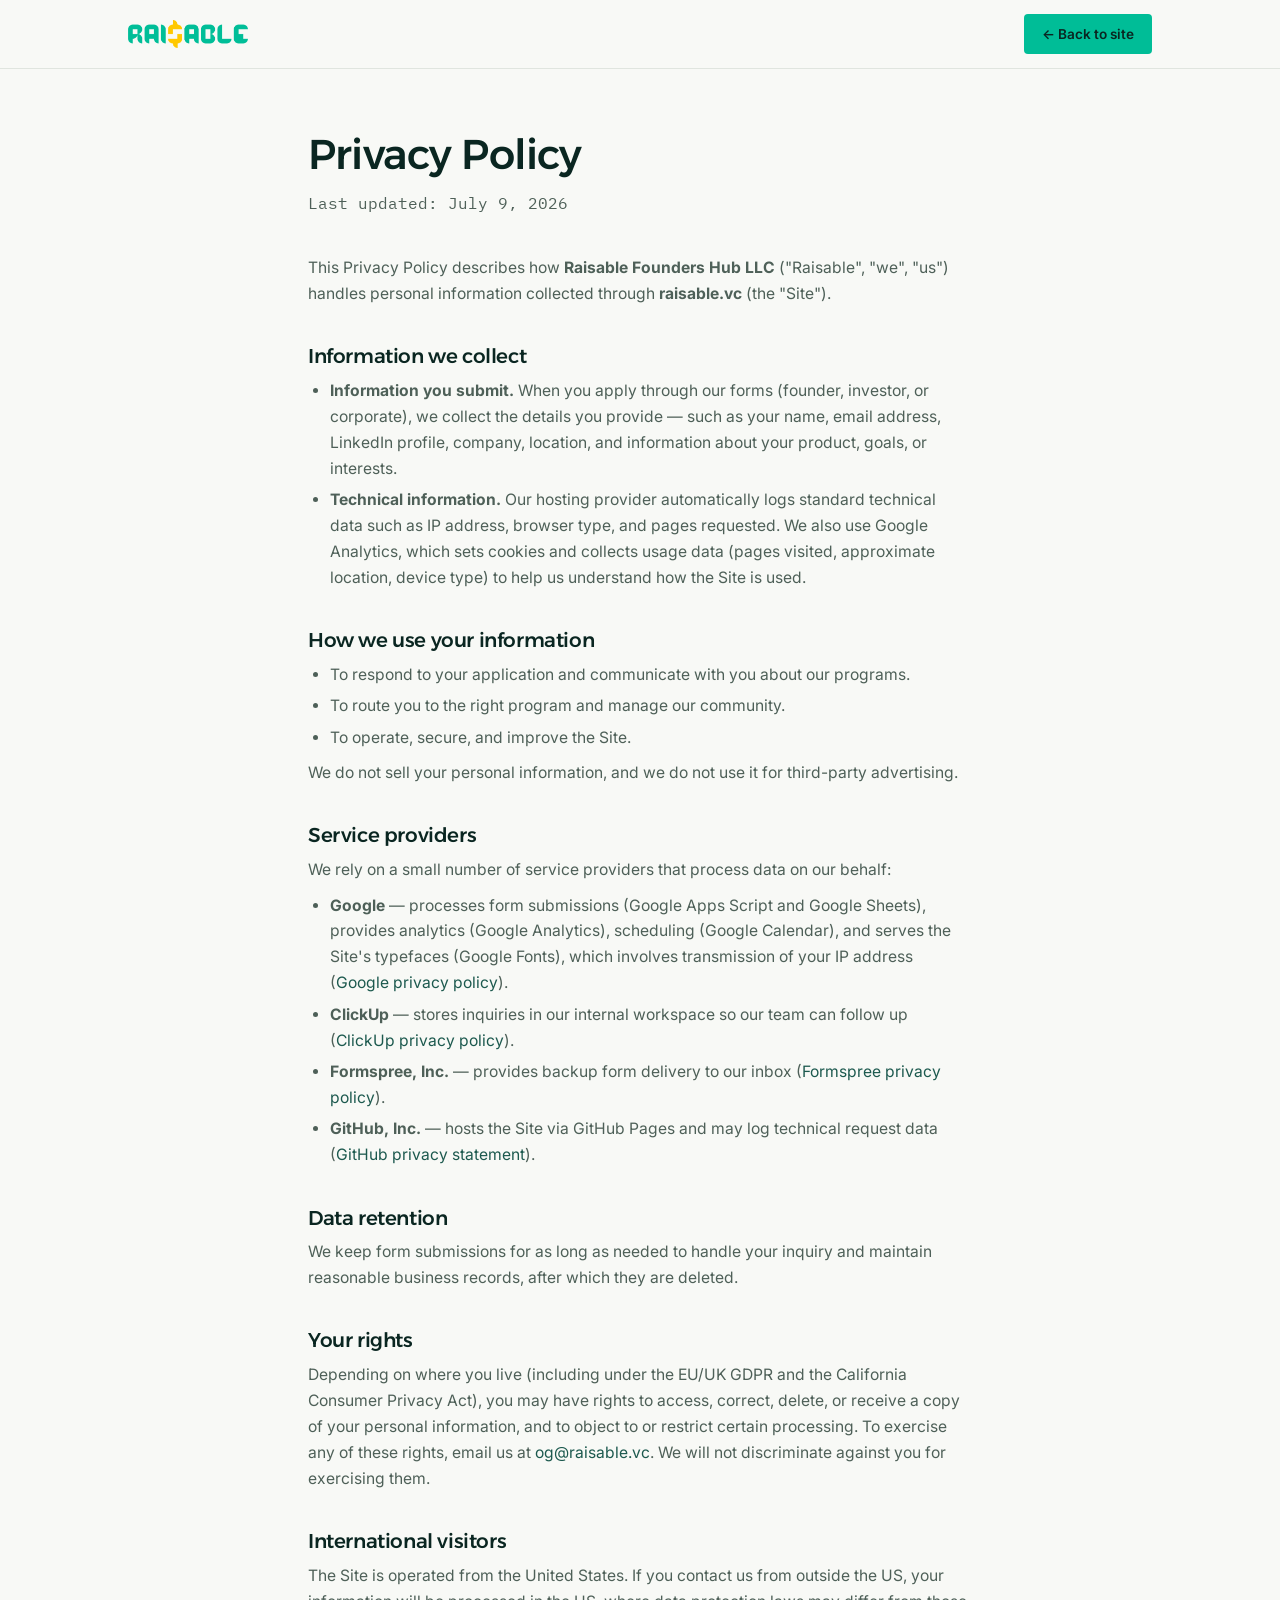
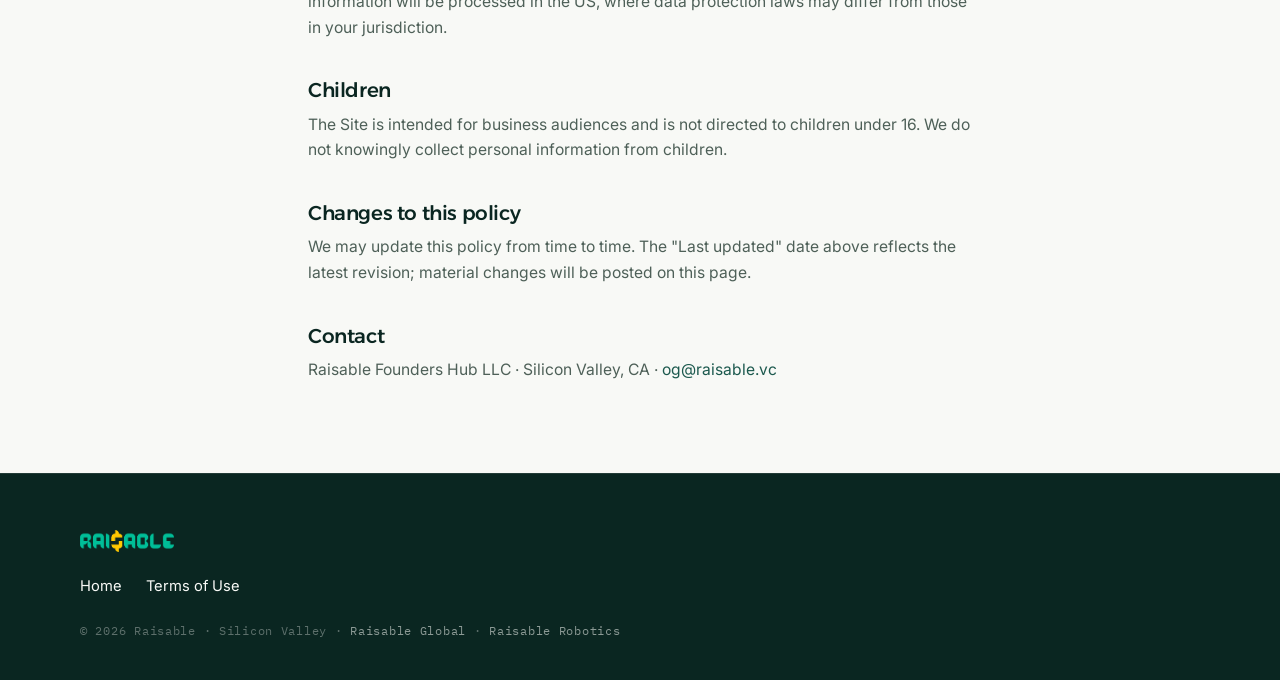
<file: privacy.html>
<!DOCTYPE html>
<html lang="en">
<head>
  <meta charset="UTF-8">
  <meta name="viewport" content="width=device-width, initial-scale=1.0">
  <title>Privacy Policy | Raisable</title>
  <meta name="description" content="Privacy Policy for raisable.vc, operated by Raisable Founders Hub LLC.">
  <meta name="robots" content="noindex">
  <link rel="icon" href="data:image/svg+xml,%3Csvg xmlns='http://www.w3.org/2000/svg' viewBox='0 0 32 32'%3E%3Crect width='32' height='32' rx='7' fill='%230A2621'/%3E%3Ctext x='16' y='23' font-family='Arial,sans-serif' font-size='19' font-weight='700' fill='%2300BD97' text-anchor='middle'%3ER%3C/text%3E%3C/svg%3E">
  <link rel="preconnect" href="https://fonts.googleapis.com">
  <link rel="preconnect" href="https://fonts.gstatic.com" crossorigin>
  <link href="https://fonts.googleapis.com/css2?family=Alexandria:wght@400;500;600;700&family=Inter:wght@400;500;600&family=IBM+Plex+Mono:wght@400;500&display=swap" rel="stylesheet">
  <link rel="stylesheet" href="assets/css/style.css?v=60">
  <!-- Google Analytics (GA4) — the raisable.vc property (544857600); production host only.
       ?ga_debug=1 (kept for the tab session) sends hits to DebugView and marks them internal traffic. -->
  <script>
    window.GA_MEASUREMENT_ID = 'G-0SW6V2QF0W';
    window.dataLayer = window.dataLayer || [];
    window.gtag = function () { dataLayer.push(arguments); };
    if (window.GA_MEASUREMENT_ID && /(^|\.)raisable\.vc$/.test(location.hostname)) {
      var _ga = document.createElement('script');
      _ga.async = true;
      _ga.src = 'https://www.googletagmanager.com/gtag/js?id=' + window.GA_MEASUREMENT_ID;
      document.head.appendChild(_ga);
      var _gaDebug = false;
      try {
        _gaDebug = /[?&]ga_debug=1(&|$)/.test(location.search) || sessionStorage.getItem('ga_debug') === '1';
        if (_gaDebug) sessionStorage.setItem('ga_debug', '1');
      } catch (e) {}
      gtag('js', new Date());
      gtag('config', window.GA_MEASUREMENT_ID, Object.assign({ content_group: 'legal' },
        _gaDebug ? { debug_mode: true, traffic_type: 'internal' } : {}));
    }
    // A click that leaves the page is reported by the next page: hits still queued in gtag
    // when a page unloads get lost (seen in testing). rsblTrackOnNextPage(name, params, clickEvent)
    window.rsblTrackOnNextPage = function (name, params, e) {
      if (e && (e.metaKey || e.ctrlKey || e.shiftKey)) { gtag('event', name, params); return; } // new tab: this page stays
      try { sessionStorage.setItem('rsbl_ga_next', JSON.stringify({ name: name, params: params, t: Date.now() })); }
      catch (err) { gtag('event', name, params); }
    };
    try {
      var _gaNext = JSON.parse(sessionStorage.getItem('rsbl_ga_next') || 'null');
      sessionStorage.removeItem('rsbl_ga_next');
      if (_gaNext && Date.now() - _gaNext.t < 60000) gtag('event', _gaNext.name, _gaNext.params);
    } catch (e) {}
  </script>
</head>
<body>

  <header class="nav is-solid">
    <div class="nav-inner">
      <a class="nav-logo" href="index.html" aria-label="Raisable — home">
        <img src="assets/img/logo.png" alt="Raisable" width="122" height="28">
      </a>
      <a class="btn btn-nav" style="margin-left:auto" href="index.html">← Back to site</a>
    </div>
  </header>

  <main class="legal-main">
    <h1>Privacy Policy</h1>
    <p class="legal-updated">Last updated: July 9, 2026</p>

    <p>This Privacy Policy describes how <strong>Raisable Founders Hub LLC</strong>
      ("Raisable", "we", "us") handles personal information collected through
      <strong>raisable.vc</strong> (the "Site").</p>

    <h2>Information we collect</h2>
    <ul>
      <li><strong>Information you submit.</strong> When you apply through our forms
        (founder, investor, or corporate), we collect the details you provide — such as
        your name, email address, LinkedIn profile, company, location, and information
        about your product, goals, or interests.</li>
      <li><strong>Technical information.</strong> Our hosting provider automatically logs
        standard technical data such as IP address, browser type, and pages requested.
        We also use Google Analytics, which sets cookies and collects usage data (pages
        visited, approximate location, device type) to help us understand how the Site is
        used.</li>
    </ul>

    <h2>How we use your information</h2>
    <ul>
      <li>To respond to your application and communicate with you about our programs.</li>
      <li>To route you to the right program and manage our community.</li>
      <li>To operate, secure, and improve the Site.</li>
    </ul>
    <p>We do not sell your personal information, and we do not use it for third-party
      advertising.</p>

    <h2>Service providers</h2>
    <p>We rely on a small number of service providers that process data on our behalf:</p>
    <ul>
      <li><strong>Google</strong> — processes form submissions (Google Apps Script and
        Google Sheets), provides analytics (Google Analytics), scheduling (Google
        Calendar), and serves the Site's typefaces (Google Fonts), which involves
        transmission of your IP address
        (<a href="https://policies.google.com/privacy" rel="noopener">Google privacy policy</a>).</li>
      <li><strong>ClickUp</strong> — stores inquiries in our internal workspace so our team
        can follow up
        (<a href="https://clickup.com/terms/privacy" rel="noopener">ClickUp privacy policy</a>).</li>
      <li><strong>Formspree, Inc.</strong> — provides backup form delivery to our inbox
        (<a href="https://formspree.io/legal/privacy-policy/" rel="noopener">Formspree privacy policy</a>).</li>
      <li><strong>GitHub, Inc.</strong> — hosts the Site via GitHub Pages and may log
        technical request data
        (<a href="https://docs.github.com/en/site-policy/privacy-policies/github-general-privacy-statement" rel="noopener">GitHub privacy statement</a>).</li>
    </ul>

    <h2>Data retention</h2>
    <p>We keep form submissions for as long as needed to handle your inquiry and maintain
      reasonable business records, after which they are deleted.</p>

    <h2>Your rights</h2>
    <p>Depending on where you live (including under the EU/UK GDPR and the California
      Consumer Privacy Act), you may have rights to access, correct, delete, or receive a
      copy of your personal information, and to object to or restrict certain processing.
      To exercise any of these rights, email us at
      <a href="mailto:og@raisable.vc">og@raisable.vc</a>. We will not discriminate against
      you for exercising them.</p>

    <h2>International visitors</h2>
    <p>The Site is operated from the United States. If you contact us from outside the US,
      your information will be processed in the US, where data protection laws may differ
      from those in your jurisdiction.</p>

    <h2>Children</h2>
    <p>The Site is intended for business audiences and is not directed to children under 16.
      We do not knowingly collect personal information from children.</p>

    <h2>Changes to this policy</h2>
    <p>We may update this policy from time to time. The "Last updated" date above reflects
      the latest revision; material changes will be posted on this page.</p>

    <h2>Contact</h2>
    <p>Raisable Founders Hub LLC · Silicon Valley, CA ·
      <a href="mailto:og@raisable.vc">og@raisable.vc</a></p>
  </main>

  <footer class="footer">
    <div class="footer-inner">
      <img src="assets/img/logo.png" alt="Raisable">
      <div class="footer-links">
        <a href="index.html">Home</a>
        <a href="terms.html">Terms of Use</a>
      </div>
      <p class="footer-fine">© <span data-year>2026</span> Raisable · Silicon Valley ·
        <a href="/global/">Raisable Global</a> · <a href="/robotics/">Raisable Robotics</a></p>
    </div>
  </footer>

  <script src="assets/js/main.js?v=60" defer></script>
</body>
</html>
</file>
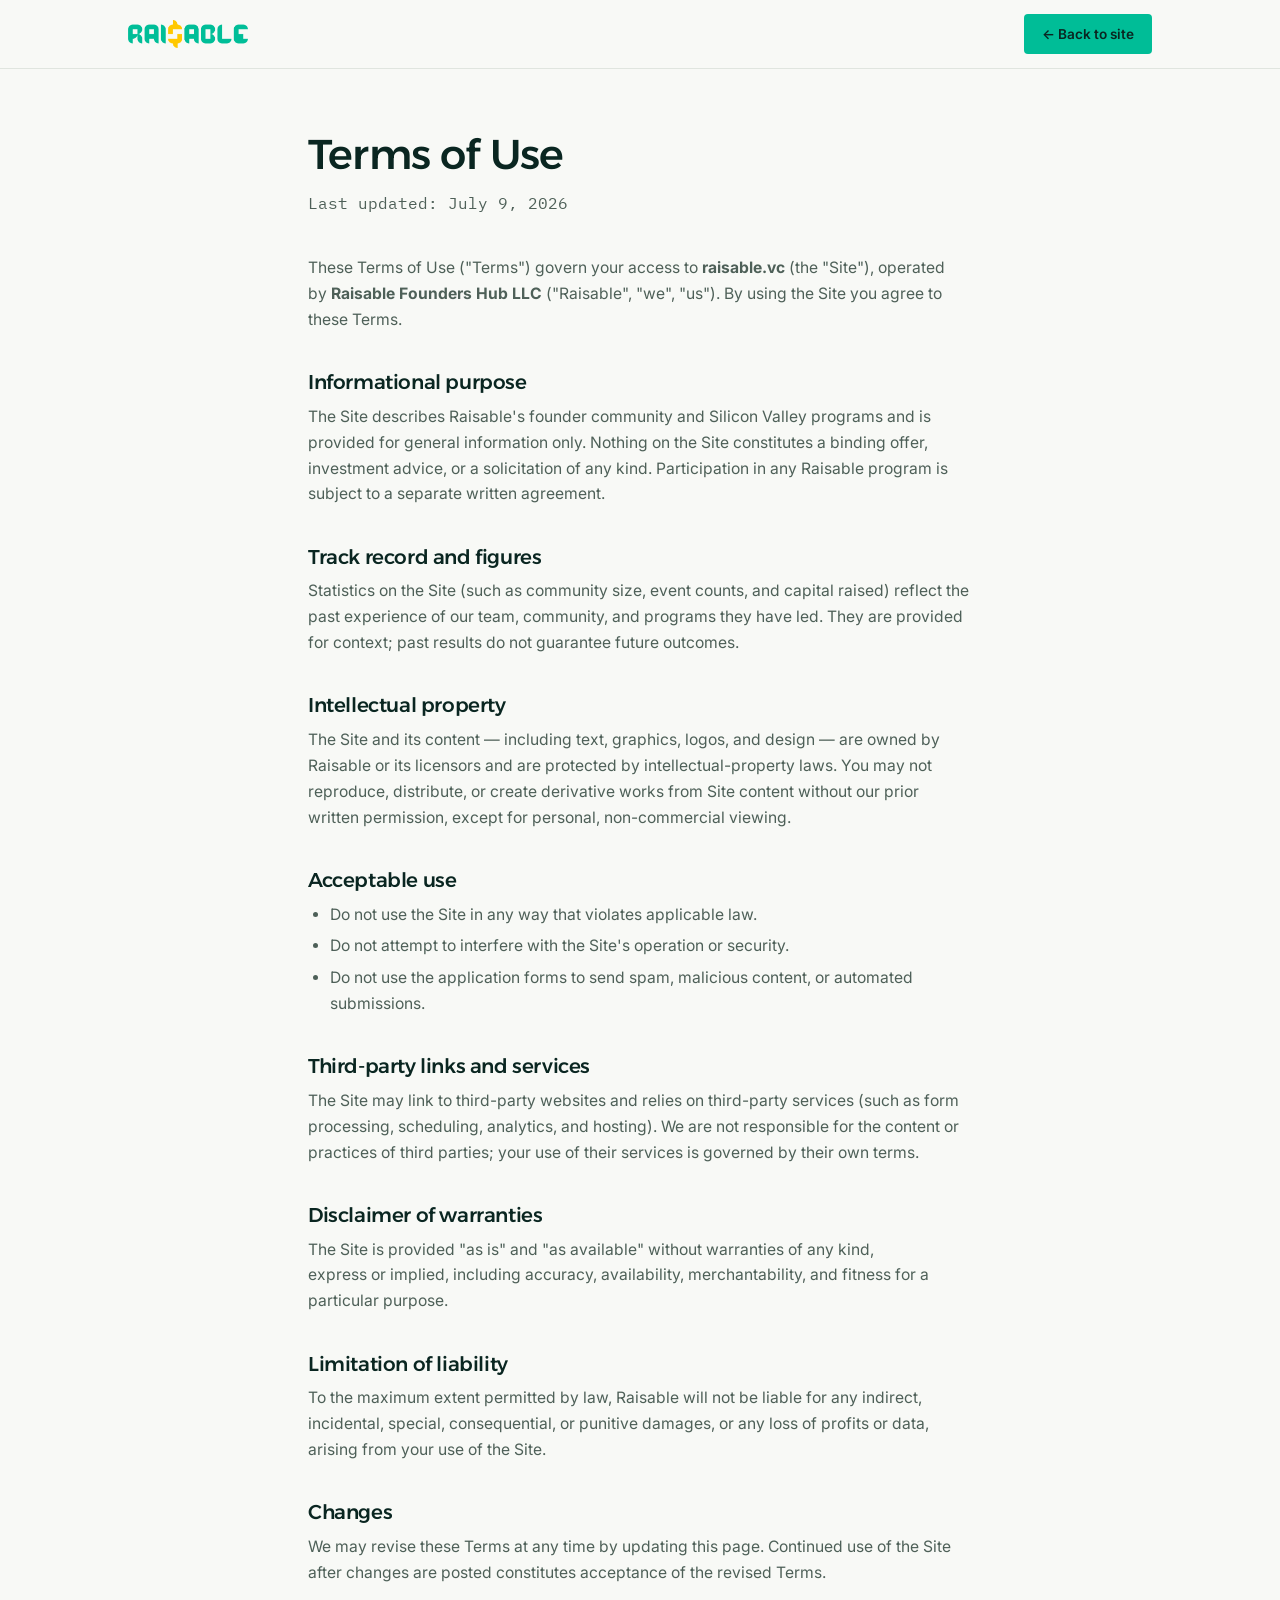
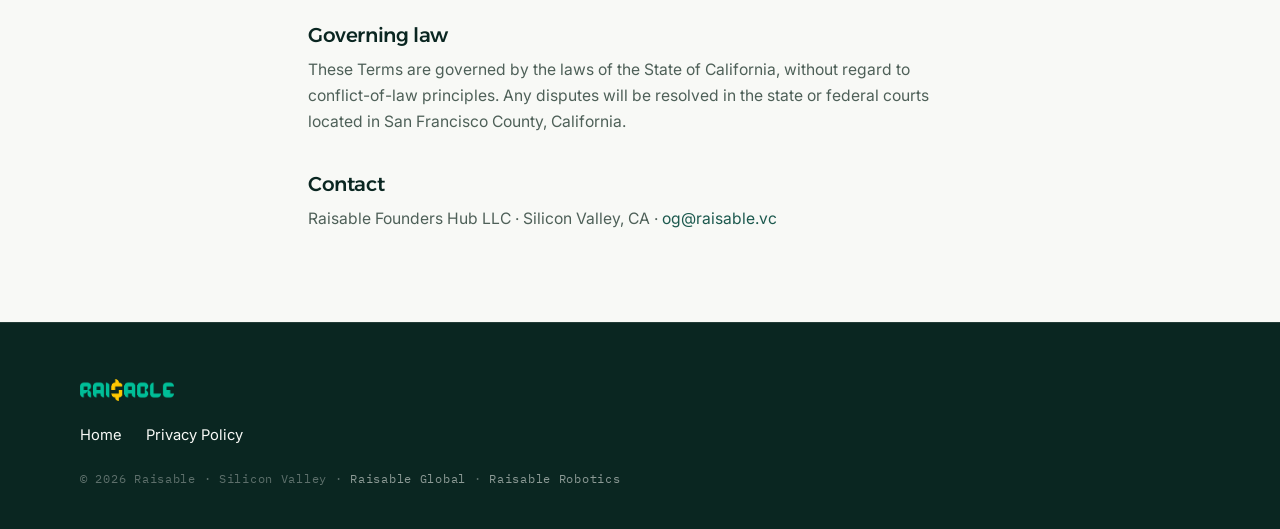
<file: terms.html>
<!DOCTYPE html>
<html lang="en">
<head>
  <meta charset="UTF-8">
  <meta name="viewport" content="width=device-width, initial-scale=1.0">
  <title>Terms of Use | Raisable</title>
  <meta name="description" content="Terms of Use for raisable.vc, operated by Raisable Founders Hub LLC.">
  <meta name="robots" content="noindex">
  <link rel="icon" href="data:image/svg+xml,%3Csvg xmlns='http://www.w3.org/2000/svg' viewBox='0 0 32 32'%3E%3Crect width='32' height='32' rx='7' fill='%230A2621'/%3E%3Ctext x='16' y='23' font-family='Arial,sans-serif' font-size='19' font-weight='700' fill='%2300BD97' text-anchor='middle'%3ER%3C/text%3E%3C/svg%3E">
  <link rel="preconnect" href="https://fonts.googleapis.com">
  <link rel="preconnect" href="https://fonts.gstatic.com" crossorigin>
  <link href="https://fonts.googleapis.com/css2?family=Alexandria:wght@400;500;600;700&family=Inter:wght@400;500;600&family=IBM+Plex+Mono:wght@400;500&display=swap" rel="stylesheet">
  <link rel="stylesheet" href="assets/css/style.css?v=60">
  <!-- Google Analytics (GA4) — the raisable.vc property (544857600); production host only.
       ?ga_debug=1 (kept for the tab session) sends hits to DebugView and marks them internal traffic. -->
  <script>
    window.GA_MEASUREMENT_ID = 'G-0SW6V2QF0W';
    window.dataLayer = window.dataLayer || [];
    window.gtag = function () { dataLayer.push(arguments); };
    if (window.GA_MEASUREMENT_ID && /(^|\.)raisable\.vc$/.test(location.hostname)) {
      var _ga = document.createElement('script');
      _ga.async = true;
      _ga.src = 'https://www.googletagmanager.com/gtag/js?id=' + window.GA_MEASUREMENT_ID;
      document.head.appendChild(_ga);
      var _gaDebug = false;
      try {
        _gaDebug = /[?&]ga_debug=1(&|$)/.test(location.search) || sessionStorage.getItem('ga_debug') === '1';
        if (_gaDebug) sessionStorage.setItem('ga_debug', '1');
      } catch (e) {}
      gtag('js', new Date());
      gtag('config', window.GA_MEASUREMENT_ID, Object.assign({ content_group: 'legal' },
        _gaDebug ? { debug_mode: true, traffic_type: 'internal' } : {}));
    }
    // A click that leaves the page is reported by the next page: hits still queued in gtag
    // when a page unloads get lost (seen in testing). rsblTrackOnNextPage(name, params, clickEvent)
    window.rsblTrackOnNextPage = function (name, params, e) {
      if (e && (e.metaKey || e.ctrlKey || e.shiftKey)) { gtag('event', name, params); return; } // new tab: this page stays
      try { sessionStorage.setItem('rsbl_ga_next', JSON.stringify({ name: name, params: params, t: Date.now() })); }
      catch (err) { gtag('event', name, params); }
    };
    try {
      var _gaNext = JSON.parse(sessionStorage.getItem('rsbl_ga_next') || 'null');
      sessionStorage.removeItem('rsbl_ga_next');
      if (_gaNext && Date.now() - _gaNext.t < 60000) gtag('event', _gaNext.name, _gaNext.params);
    } catch (e) {}
  </script>
</head>
<body>

  <header class="nav is-solid">
    <div class="nav-inner">
      <a class="nav-logo" href="index.html" aria-label="Raisable — home">
        <img src="assets/img/logo.png" alt="Raisable" width="122" height="28">
      </a>
      <a class="btn btn-nav" style="margin-left:auto" href="index.html">← Back to site</a>
    </div>
  </header>

  <main class="legal-main">
    <h1>Terms of Use</h1>
    <p class="legal-updated">Last updated: July 9, 2026</p>

    <p>These Terms of Use ("Terms") govern your access to
      <strong>raisable.vc</strong> (the "Site"), operated by
      <strong>Raisable Founders Hub LLC</strong> ("Raisable", "we", "us"). By using the
      Site you agree to these Terms.</p>

    <h2>Informational purpose</h2>
    <p>The Site describes Raisable's founder community and Silicon Valley programs and is
      provided for general information only. Nothing on the Site constitutes a binding
      offer, investment advice, or a solicitation of any kind. Participation in any
      Raisable program is subject to a separate written agreement.</p>

    <h2>Track record and figures</h2>
    <p>Statistics on the Site (such as community size, event counts, and capital raised)
      reflect the past experience of our team, community, and programs they have led. They
      are provided for context; past results do not guarantee future outcomes.</p>

    <h2>Intellectual property</h2>
    <p>The Site and its content — including text, graphics, logos, and design — are owned
      by Raisable or its licensors and are protected by intellectual-property laws. You may
      not reproduce, distribute, or create derivative works from Site content without our
      prior written permission, except for personal, non-commercial viewing.</p>

    <h2>Acceptable use</h2>
    <ul>
      <li>Do not use the Site in any way that violates applicable law.</li>
      <li>Do not attempt to interfere with the Site's operation or security.</li>
      <li>Do not use the application forms to send spam, malicious content, or automated
        submissions.</li>
    </ul>

    <h2>Third-party links and services</h2>
    <p>The Site may link to third-party websites and relies on third-party services (such
      as form processing, scheduling, analytics, and hosting). We are not responsible for
      the content or practices of third parties; your use of their services is governed by
      their own terms.</p>

    <h2>Disclaimer of warranties</h2>
    <p>The Site is provided "as is" and "as available" without warranties of any kind,
      express or implied, including accuracy, availability, merchantability, and fitness
      for a particular purpose.</p>

    <h2>Limitation of liability</h2>
    <p>To the maximum extent permitted by law, Raisable will not be liable for any
      indirect, incidental, special, consequential, or punitive damages, or any loss of
      profits or data, arising from your use of the Site.</p>

    <h2>Changes</h2>
    <p>We may revise these Terms at any time by updating this page. Continued use of the
      Site after changes are posted constitutes acceptance of the revised Terms.</p>

    <h2>Governing law</h2>
    <p>These Terms are governed by the laws of the State of California, without regard to
      conflict-of-law principles. Any disputes will be resolved in the state or federal
      courts located in San Francisco County, California.</p>

    <h2>Contact</h2>
    <p>Raisable Founders Hub LLC · Silicon Valley, CA ·
      <a href="mailto:og@raisable.vc">og@raisable.vc</a></p>
  </main>

  <footer class="footer">
    <div class="footer-inner">
      <img src="assets/img/logo.png" alt="Raisable">
      <div class="footer-links">
        <a href="index.html">Home</a>
        <a href="privacy.html">Privacy Policy</a>
      </div>
      <p class="footer-fine">© <span data-year>2026</span> Raisable · Silicon Valley ·
        <a href="/global/">Raisable Global</a> · <a href="/robotics/">Raisable Robotics</a></p>
    </div>
  </footer>

  <script src="assets/js/main.js?v=60" defer></script>
</body>
</html>
</file>
<file: robotics/assets/css/style.css>
/* ============================================================
   Raisable.vc — main site
   Founders Hub brand: forest #0A2621 · emerald #00BD97 ·
   yellow #FFC700 (closing only) · mid-green #1C594E
   Type: Alexandria (display) · Inter (body) · IBM Plex Mono (data)
   ============================================================ */

:root {
  --paper: #F8F9F6;
  --white: #FFFFFF;
  --ink: #0A2621;
  --soft: #4E6058;
  --line: #E0E5DF;
  --teal: #00BD97;
  --teal-ink: #1C594E;
  --yellow: #FFC700;
  --night: #0A2621;
  --night-soft: rgba(248, 249, 246, 0.72);
  --plate: #E7F5EE;

  --font-display: "Alexandria", "Avenir Next", sans-serif;
  --font-body: "Inter", -apple-system, "Segoe UI", sans-serif;
  --font-mono: "IBM Plex Mono", "SF Mono", monospace;

  --w-content: 1120px;
  --pad-x: clamp(20px, 5vw, 48px);

  --ease-out: cubic-bezier(0.23, 1, 0.32, 1);
  --ease-in-out: cubic-bezier(0.77, 0, 0.175, 1);
}

* { margin: 0; padding: 0; box-sizing: border-box; }

/* [hidden] must always win — .btn's display:inline-block was overriding it */
[hidden] { display: none !important; }

html { scroll-behavior: smooth; }

body {
  font-family: var(--font-body);
  font-size: 17px;
  line-height: 1.65;
  color: var(--ink);
  background: var(--paper);
  -webkit-font-smoothing: antialiased;
}

img, video { max-width: 100%; display: block; }

a { color: var(--teal-ink); text-decoration: none; }
a:hover { text-decoration: underline; text-underline-offset: 3px; }

:focus-visible {
  outline: 2px solid var(--teal);
  outline-offset: 3px;
  border-radius: 2px;
}

.skip-link {
  position: absolute; left: -9999px; top: 0;
  background: var(--ink); color: var(--paper);
  padding: 10px 18px; z-index: 100;
}
.skip-link:focus { left: 12px; top: 12px; }

/* ---------- Typography ---------- */

h1, h2, h3 {
  font-family: var(--font-display);
  font-weight: 500;
  line-height: 1.16;
  letter-spacing: -0.02em;
  text-wrap: balance;
}

/* Alexandria has no italic — accent words carry color instead */
h1 em, h2 em {
  font-style: normal;
  font-weight: 500;
  color: var(--teal-ink);
}

h2 { font-size: clamp(1.8rem, 3.6vw, 2.7rem); margin-bottom: 0.6em; }
h3 { font-size: 1.2rem; line-height: 1.3; }

.eyebrow {
  font-family: var(--font-mono);
  font-size: 0.78rem;
  font-weight: 500;
  letter-spacing: 0.14em;
  text-transform: uppercase;
  color: var(--teal-ink);
  margin-bottom: 1.1rem;
}
.eyebrow::before {
  content: "";
  display: inline-block;
  width: 8px; height: 8px;
  background: var(--teal);
  margin-right: 10px;
  vertical-align: baseline;
}
.eyebrow-light { color: var(--teal); }

.lede { font-size: 1.18rem; line-height: 1.6; color: var(--ink); max-width: 58ch; }
.quiet { color: var(--soft); }

p { text-wrap: pretty; }

/* ---------- Buttons ---------- */

.btn {
  display: inline-block;
  font-family: var(--font-body);
  font-weight: 600;
  font-size: 0.95rem;
  padding: 14px 28px;
  border: 0;
  border-radius: 4px;
  cursor: pointer;
  transition: background-color 0.18s ease, transform 0.16s var(--ease-out);
}
.btn:hover { text-decoration: none; }
.btn:active { transform: scale(0.97); }

.btn-primary {
  background: var(--teal);
  color: var(--night);
}
.btn-primary:hover { background: #0BD5AC; }

.btn-nav {
  background: var(--teal);
  color: var(--night);
  padding: 9px 18px;
  font-size: 0.85rem;
}
.btn-nav:hover { background: #0BD5AC; }

.btn-outline {
  background: transparent;
  border: 1px solid var(--teal-ink);
  color: var(--teal-ink);
  padding: 12px 24px;
}
.btn-outline:hover { background: var(--teal-ink); color: var(--paper); }

.link-arrow {
  font-size: 0.95rem;
  font-weight: 500;
  color: var(--paper);
  border-bottom: 1px solid rgba(248, 249, 246, 0.4);
  padding-bottom: 2px;
}
.link-arrow:hover { text-decoration: none; border-color: var(--paper); }

.link-more {
  font-weight: 600;
  color: var(--teal-ink);
  border-bottom: 1px solid rgba(28, 89, 78, 0.35);
  padding-bottom: 2px;
}
.link-more:hover { text-decoration: none; border-color: var(--teal-ink); }

/* ---------- Nav ---------- */

.nav {
  position: fixed;
  top: 0; left: 0; right: 0;
  z-index: 50;
  transition: background-color 0.25s ease, box-shadow 0.25s ease;
}
.nav-inner {
  max-width: var(--w-content);
  margin: 0 auto;
  padding: 14px var(--pad-x);
  display: flex;
  align-items: center;
  gap: 32px;
}
.nav-logo img { height: 28px; width: auto; }
.nav-links {
  display: flex;
  gap: 26px;
  margin-left: auto;
}
.nav-links a {
  font-size: 0.88rem;
  font-weight: 500;
  color: var(--paper);
  transition: color 0.2s ease;
}
.nav-links a:hover { color: var(--teal); text-decoration: none; }

.nav.is-solid,
.nav.is-open {
  background: rgba(248, 249, 246, 0.92);
  backdrop-filter: blur(12px);
  box-shadow: 0 1px 0 var(--line);
}
.nav.is-solid .nav-links a,
.nav.is-open .nav-links a { color: var(--ink); }
.nav.is-solid .nav-links a:hover,
.nav.is-open .nav-links a:hover { color: var(--teal-ink); }

.nav-toggle {
  display: none;
  flex-direction: column;
  justify-content: center;
  gap: 6px;
  width: 40px;
  height: 40px;
  padding: 9px;
  border: 0;
  border-radius: 6px;
  background: transparent;
  cursor: pointer;
}
.nav-toggle span {
  display: block;
  height: 2px;
  width: 100%;
  background: var(--paper);
  border-radius: 2px;
  transition: transform 0.25s ease, background-color 0.25s ease;
}
.nav.is-solid .nav-toggle span,
.nav.is-open .nav-toggle span { background: var(--ink); }
.nav.is-open .nav-toggle span:first-child { transform: translateY(4px) rotate(45deg); }
.nav.is-open .nav-toggle span:last-child { transform: translateY(-4px) rotate(-45deg); }

/* ---------- Hero ---------- */

.hero {
  position: relative;
  min-height: 100svh;
  display: flex;
  flex-direction: column;
  justify-content: flex-end;
  color: var(--paper);
  overflow: hidden;
}

.hero-media {
  position: absolute;
  inset: 0;
  z-index: 0;
}
.hero-media video {
  width: 100%;
  height: 100%;
  object-fit: cover;
}
.hero-scrim {
  position: absolute;
  inset: 0;
  background:
    linear-gradient(to right,
      rgba(10, 38, 33, 0.55) 0%,
      rgba(10, 38, 33, 0.18) 60%,
      rgba(10, 38, 33, 0) 100%),
    linear-gradient(to bottom,
      rgba(10, 38, 33, 0.62) 0%,
      rgba(10, 38, 33, 0.44) 35%,
      rgba(10, 38, 33, 0.72) 72%,
      rgba(10, 38, 33, 0.94) 100%);
}

.hero-content {
  position: relative;
  z-index: 1;
  max-width: var(--w-content);
  width: 100%;
  margin: 0 auto;
  padding: 140px var(--pad-x) 56px;
}

.hero h1 {
  font-size: clamp(2.1rem, 5vw, 3.7rem);
  font-weight: 500;
  max-width: 22ch;
}
.hero h1 em { color: var(--teal); }

.hero-sub {
  margin-top: 1.4rem;
  max-width: 56ch;
  font-size: 1.1rem;
  color: var(--night-soft);
}

.hero-actions {
  margin-top: 2.2rem;
  display: flex;
  align-items: center;
  gap: 28px;
  flex-wrap: wrap;
}

.hero-proof {
  position: relative;
  z-index: 1;
  max-width: var(--w-content);
  width: 100%;
  margin: 0 auto;
  padding: 22px var(--pad-x) 30px;
  border-top: 1px solid rgba(248, 249, 246, 0.22);
  display: flex;
  gap: clamp(24px, 4vw, 56px);
  flex-wrap: wrap;
}
.proof-item { display: flex; flex-direction: column; max-width: 200px; }
.proof-item strong {
  font-family: var(--font-mono);
  font-weight: 500;
  font-size: 1.25rem;
  font-variant-numeric: tabular-nums;
}
.proof-item span {
  font-size: 0.78rem;
  letter-spacing: 0.02em;
  line-height: 1.4;
  margin-top: 3px;
  color: rgba(248, 249, 246, 0.62);
}

/* Hero load-in sequence */
.load {
  opacity: 0;
  transform: translateY(22px);
  animation: load-in 0.85s cubic-bezier(0.16, 1, 0.3, 1) forwards;
}
.load[data-l="1"] { animation-delay: 0.15s; }
.load[data-l="2"] { animation-delay: 0.3s; }
.load[data-l="3"] { animation-delay: 0.45s; }
.load[data-l="4"] { animation-delay: 0.6s; }
.load[data-l="5"] { animation-delay: 0.8s; }
@keyframes load-in {
  to { opacity: 1; transform: none; }
}

/* ---------- Sections ---------- */

.section {
  padding: clamp(72px, 10vw, 128px) var(--pad-x);
}
.section-tint { background: var(--white); }
.section-dark {
  background: linear-gradient(160deg, #000000 0%, #38746B 100%);
  color: var(--paper);
}
.section-dark h2, .section-dark h3 { color: #FFFFFF; }
.section-dark h2 em { color: var(--teal); }
.section-dark .eyebrow { color: var(--teal); }
.section-dark .lede { color: rgba(248, 249, 246, 0.92); }

.section-grid {
  max-width: var(--w-content);
  margin: 0 auto;
  display: grid;
  grid-template-columns: 220px 1fr;
  gap: 40px;
}
.section-body { max-width: 720px; }
.section-body p + p { margin-top: 1rem; }

/* ---------- Pillars (Why Raisable) ---------- */

.pillar-grid {
  max-width: var(--w-content);
  margin: clamp(40px, 5vw, 64px) auto 0;
  display: grid;
  grid-template-columns: repeat(3, 1fr);
  gap: 20px;
}
.pillar {
  background: var(--plate);
  border-radius: 12px;
  padding: clamp(24px, 2.5vw, 34px);
}
.pillar-icon {
  display: grid;
  place-items: center;
  width: 52px;
  height: 52px;
  margin-bottom: 18px;
  color: var(--teal-ink);
  background: var(--white);
  border-radius: 12px;
}
.pillar-icon svg { width: 26px; height: 26px; }
.pillar h3 { color: var(--ink); margin-bottom: 0.5rem; }
.pillar p { color: var(--teal-ink); font-size: 0.97rem; line-height: 1.6; }

/* ---------- Programs ledger ---------- */

.programs {
  max-width: var(--w-content);
  margin: clamp(40px, 5vw, 72px) auto 0;
  counter-reset: door;
  border-top: 1px solid rgba(248, 249, 246, 0.85);
}
.program-row {
  counter-increment: door;
  display: grid;
  grid-template-columns: 220px 1fr;
  gap: 40px;
  padding: clamp(30px, 4vw, 48px) 0;
  border-bottom: 1px solid rgba(248, 249, 246, 0.2);
  position: relative;
}
.program-row::before {
  content: "0" counter(door);
  position: absolute;
  right: 0;
  top: clamp(30px, 4vw, 48px);
  font-family: var(--font-mono);
  font-size: 0.72rem;
  letter-spacing: 0.1em;
  color: rgba(248, 249, 246, 0.5);
}
.program-meta {
  font-family: var(--font-mono);
  font-size: 0.75rem;
  letter-spacing: 0.1em;
  text-transform: uppercase;
  color: var(--teal);
  padding-top: 6px;
}
.program-body { max-width: 640px; }
.program-body h3 {
  font-size: clamp(1.4rem, 2.4vw, 1.9rem);
  margin-bottom: 0.6rem;
}
.program-body p { color: rgba(248, 249, 246, 0.82); font-size: 0.99rem; }
.program-cta {
  display: inline-block;
  margin-top: 1.2rem;
  font-family: var(--font-body);
  font-weight: 600;
  font-size: 0.93rem;
  color: var(--teal);
  background: none;
  border: 0;
  border-bottom: 1px solid rgba(0, 189, 151, 0.4);
  padding: 0 0 2px;
  cursor: pointer;
}
.program-cta { transition: border-color 0.18s ease, transform 0.16s var(--ease-out); }
.program-cta:hover { border-color: var(--teal); text-decoration: none; }
.program-cta:active { transform: scale(0.97); }

.programs-note {
  max-width: var(--w-content);
  margin: 26px auto 0;
  font-size: 0.92rem;
  color: rgba(248, 249, 246, 0.6);
}

/* ---------- Testimonial carousel ---------- */

.quotes {
  max-width: var(--w-content);
  margin: clamp(32px, 4vw, 56px) auto 0;
  overflow: hidden;
}
.quotes-track {
  display: grid;
  grid-auto-flow: column;
  grid-auto-columns: calc(50% - 10px);
  gap: 20px;
  transition: transform 0.4s cubic-bezier(0.2, 0.8, 0.3, 1);
}
.quote {
  background: var(--paper);
  border: 1px solid var(--line);
  border-radius: 12px;
  padding: clamp(26px, 3vw, 38px);
  display: flex;
  flex-direction: column;
  justify-content: space-between;
  gap: 22px;
}
.quote blockquote {
  font-family: var(--font-display);
  font-weight: 400;
  font-size: clamp(1.02rem, 1.6vw, 1.18rem);
  line-height: 1.5;
  color: var(--ink);
}
.quote figcaption {
  display: flex;
  align-items: center;
  gap: 14px;
}
.q-avatar {
  width: 52px;
  height: 52px;
  object-fit: cover;
  border-radius: 50%;
  flex: 0 0 52px;
}
.q-id { display: flex; flex-direction: column; min-width: 0; }
.q-id a { color: var(--ink); }
.q-id a:hover { color: var(--teal-ink); text-decoration: none; }
.q-id strong { font-size: 0.95rem; }
.q-id > span {
  font-family: var(--font-mono);
  font-size: 0.75rem;
  letter-spacing: 0.04em;
  color: var(--soft);
  margin-top: 2px;
}

.quotes-nav {
  display: flex;
  align-items: center;
  gap: 16px;
  margin-top: 24px;
}
.quotes-btn {
  width: 42px; height: 42px;
  border: 1px solid var(--line);
  border-radius: 50%;
  background: var(--paper);
  color: var(--ink);
  font-size: 1rem;
  cursor: pointer;
  transition: background-color 0.18s ease, border-color 0.18s ease, transform 0.16s var(--ease-out);
}
.quotes-btn:hover { border-color: var(--teal-ink); background: var(--plate); }
.quotes-btn:active:not([disabled]) { transform: scale(0.92); }
.quotes-btn[disabled] { opacity: 0.35; cursor: default; }
.quotes-btn[disabled]:hover { border-color: var(--line); background: var(--paper); }
.quotes-dots {
  font-family: var(--font-mono);
  font-size: 0.78rem;
  color: var(--soft);
  letter-spacing: 0.1em;
}

/* ---------- The Rooms (signature filmstrip) ---------- */

.rooms {
  background: var(--night);
  padding: clamp(56px, 7vw, 88px) 0;
  overflow: hidden;
}
.rooms-caption {
  max-width: var(--w-content);
  margin: 0 auto;
  padding: 0 var(--pad-x);
  color: rgba(248, 249, 246, 0.75);
  font-size: 0.95rem;
}
.rooms-caption .eyebrow {
  display: block;
  color: var(--teal);
  margin-bottom: 0.5rem;
}
.rooms-strip {
  margin-top: clamp(28px, 3.5vw, 44px);
}
.rooms-track {
  --marquee-gap: 18px;
  display: flex;
  gap: var(--marquee-gap);
  width: max-content;
  animation: marquee-left 70s linear infinite;
}
.rooms-track figure {
  flex: 0 0 auto;
  width: clamp(260px, 30vw, 400px);
}
.rooms-track img {
  width: 100%;
  aspect-ratio: 3 / 2;
  object-fit: cover;
  border-radius: 8px;
}
.rooms-track figcaption {
  font-family: var(--font-mono);
  font-size: 0.72rem;
  letter-spacing: 0.1em;
  text-transform: uppercase;
  color: rgba(248, 249, 246, 0.55);
  margin-top: 10px;
}

/* ---------- Logo wall + people ---------- */

.logo-wall {
  max-width: var(--w-content);
  margin: clamp(32px, 4vw, 52px) auto 0;
  display: grid;
  grid-template-columns: repeat(5, 1fr);
  gap: 14px;
}
.logo-wall img {
  width: 100%;
  height: 76px;
  object-fit: contain;
  background: var(--white);
  border: 1px solid var(--line);
  border-radius: 8px;
  padding: 16px 22px;
  filter: grayscale(1);
  opacity: 0.78;
  transition: filter 0.25s ease, opacity 0.25s ease;
}
.logo-wall img:hover { filter: none; opacity: 1; }

.mentors-head { margin-top: clamp(64px, 8vw, 104px); }

/* Speaker-wall treatment: unified duotone portraits, color on hover */
.people {
  max-width: var(--w-content);
  margin: clamp(32px, 4vw, 52px) auto 0;
  display: grid;
  grid-template-columns: repeat(4, 1fr);
  gap: 36px 20px;
}
.person {
  border-top: 2px solid var(--ink);
  padding-top: 16px;
}
.person img {
  width: 100%;
  aspect-ratio: 1;
  object-fit: cover;
  border-radius: 8px;
  filter: grayscale(1) contrast(1.05) brightness(1.02);
  transition: filter 0.35s ease, transform 0.35s ease;
}
.person:hover img { filter: none; }
.person figcaption {
  display: flex;
  flex-direction: column;
  margin-top: 14px;
}
.person strong {
  font-family: var(--font-display);
  font-weight: 500;
  font-size: 1.02rem;
  letter-spacing: -0.01em;
}
.person span {
  font-size: 0.8rem;
  line-height: 1.45;
  color: var(--soft);
  margin-top: 4px;
}

/* ---------- Media ---------- */

.media-cols {
  max-width: var(--w-content);
  margin: clamp(32px, 4vw, 56px) auto 0;
  display: grid;
  grid-template-columns: 1fr 1fr;
  gap: clamp(28px, 4vw, 56px);
}
.media-h { margin-bottom: 1.2rem; }
.media-list {
  display: flex;
  flex-direction: column;
  gap: 12px;
  margin-bottom: 22px;
}
.media-card {
  display: flex;
  align-items: center;
  gap: 16px;
  background: var(--paper);
  border: 1px solid var(--line);
  border-radius: 10px;
  padding: 16px 18px;
  transition: border-color 0.2s ease, transform 0.2s ease;
}
.media-card:hover {
  text-decoration: none;
  border-color: var(--teal-ink);
}
.media-play {
  flex: 0 0 44px;
  height: 44px;
  display: grid;
  place-items: center;
  background: var(--night);
  color: var(--teal);
  border-radius: 50%;
  font-size: 0.8rem;
}
.media-event img {
  flex: 0 0 64px;
  width: 64px;
  height: 64px;
  object-fit: cover;
  border-radius: 8px;
}
.media-body { display: flex; flex-direction: column; min-width: 0; }
.media-body strong { font-size: 0.93rem; line-height: 1.35; color: var(--ink); }
.media-body span {
  font-size: 0.8rem;
  color: var(--soft);
  margin-top: 3px;
}

/* ---------- Team / About ---------- */

.team-grid {
  max-width: var(--w-content);
  margin: clamp(32px, 4vw, 56px) auto 0;
  display: grid;
  grid-template-columns: 1fr 1fr;
  gap: 24px;
}
.team-card {
  border-top: 2px solid var(--ink);
  padding-top: 22px;
  max-width: 480px;
}
.team-photo {
  width: 128px;
  height: 128px;
  object-fit: cover;
  border-radius: 50%;
  margin-bottom: 18px;
}
.team-card h3 { margin-bottom: 2px; }
.team-role {
  font-family: var(--font-mono);
  font-size: 0.78rem;
  text-transform: uppercase;
  letter-spacing: 0.1em;
  color: var(--soft);
  margin-bottom: 0.9rem;
}
.team-card > p:not(.team-role) { color: var(--soft); font-size: 0.95rem; }
.team-exp {
  display: flex;
  flex-wrap: wrap;
  gap: 8px;
  margin-top: 16px;
}
.team-exp span {
  font-family: var(--font-mono);
  font-size: 0.72rem;
  letter-spacing: 0.06em;
  color: var(--teal-ink);
  background: var(--white);
  border: 1px solid var(--line);
  border-radius: 999px;
  padding: 4px 12px;
}

.partner-row {
  max-width: var(--w-content);
  margin: clamp(40px, 5vw, 64px) auto 0;
  display: flex;
  align-items: center;
  gap: clamp(28px, 5vw, 64px);
  flex-wrap: wrap;
}
.partner-row img {
  height: 34px;
  width: auto;
  object-fit: contain;
  filter: grayscale(1);
  opacity: 0.65;
}

/* ---------- Closing (newsletter + CTA) ---------- */

.closing {
  background: linear-gradient(160deg, #000000 0%, #38746B 100%);
  color: var(--paper);
  padding: clamp(80px, 10vw, 130px) var(--pad-x);
}
.closing-inner {
  max-width: var(--w-content);
  margin: 0 auto;
}
.closing h2 {
  font-size: clamp(1.9rem, 3.8vw, 2.8rem);
  color: #FFFFFF;
}
.closing h2 em { color: var(--yellow); }
.closing-copy { max-width: 640px; }
.closing-copy p { color: rgba(248, 249, 246, 0.75); max-width: 46ch; }
.closing-actions {
  margin-top: 2.2rem;
  display: flex;
  align-items: center;
  gap: 28px;
  flex-wrap: wrap;
}
.closing-contact { margin: 0; }
.closing-contact a { color: var(--teal); }
.closing-arrow { margin-top: 2.6rem; opacity: 0.9; }

/* ---------- Forms (shared) ---------- */

.lead-form { padding: clamp(26px, 4vw, 38px); }
.form-title { font-size: 1.3rem; margin-bottom: 0.5rem; color: #FFFFFF; }
.form-sub {
  color: rgba(248, 249, 246, 0.65);
  font-size: 0.95rem;
  margin-bottom: 1.4rem;
}
.lead-form .field { margin-bottom: 1.9rem; }
.field label {
  display: block;
  font-family: var(--font-mono);
  font-size: 0.75rem;
  text-transform: uppercase;
  letter-spacing: 0.1em;
  color: rgba(248, 249, 246, 0.65);
  margin-bottom: 7px;
}
.field .optional { text-transform: none; letter-spacing: 0; color: rgba(248, 249, 246, 0.4); }
.field input,
.field textarea {
  width: 100%;
  font-family: var(--font-body);
  font-size: 1rem;
  color: var(--paper);
  background: rgba(248, 249, 246, 0.06);
  border: 1px solid rgba(248, 249, 246, 0.2);
  border-radius: 4px;
  padding: 12px 14px;
  transition: border-color 0.18s ease;
}
.field textarea { resize: vertical; }
.field input::placeholder,
.field textarea::placeholder { color: rgba(248, 249, 246, 0.35); }
.field input:focus,
.field textarea:focus {
  outline: none;
  border-color: var(--teal);
}
.field input.is-invalid,
.field textarea.is-invalid { border-color: #E0685A; }

.gotcha { position: absolute; left: -9999px; height: 0; width: 0; opacity: 0; }

.btn-submit { width: 100%; margin-top: 6px; }
.btn-submit[disabled] { opacity: 0.6; cursor: wait; }

.form-status { margin-top: 12px; font-size: 0.92rem; min-height: 1.4em; }
.form-status.ok { color: var(--teal); }
.form-status.err { color: #E0685A; }

/* ---------- Apply modal ---------- */

.form-modal {
  background: #10312A;
  color: var(--paper);
  border: 1px solid rgba(248, 249, 246, 0.16);
  border-radius: 10px;
  padding: 0;
  width: min(520px, calc(100vw - 32px));
  margin: auto;
  box-shadow: 0 24px 80px rgba(10, 38, 33, 0.5);
}
/* Enter 280ms / exit 180ms — deliberate in, snappy out. Transition-based
   (not keyframes) so close animates too; older browsers just snap. */
.form-modal {
  opacity: 0;
  transform: translateY(10px) scale(0.97);
  transition:
    opacity 0.18s var(--ease-out),
    transform 0.18s var(--ease-out),
    overlay 0.18s allow-discrete,
    display 0.18s allow-discrete;
}
.form-modal[open] {
  opacity: 1;
  transform: none;
  transition-duration: 0.28s;
}
@starting-style {
  .form-modal[open] { opacity: 0; transform: translateY(16px) scale(0.97); }
}
.form-modal::backdrop {
  background: rgba(10, 38, 33, 0.65);
  backdrop-filter: blur(4px);
  opacity: 0;
  transition:
    opacity 0.18s ease,
    overlay 0.18s allow-discrete,
    display 0.18s allow-discrete;
}
.form-modal[open]::backdrop {
  opacity: 1;
  transition-duration: 0.28s;
}
@starting-style {
  .form-modal[open]::backdrop { opacity: 0; }
}

.modal-close {
  position: absolute;
  top: 14px;
  right: 14px;
  z-index: 1;
  width: 34px;
  height: 34px;
  border: 0;
  border-radius: 50%;
  background: rgba(248, 249, 246, 0.08);
  color: var(--paper);
  font-size: 1.15rem;
  line-height: 1;
  cursor: pointer;
  transition: background-color 0.18s ease;
}
.modal-close:hover { background: rgba(248, 249, 246, 0.18); }

.modal-back {
  background: none;
  border: 0;
  color: rgba(248, 249, 246, 0.6);
  font-family: var(--font-mono);
  font-size: 0.78rem;
  letter-spacing: 0.06em;
  cursor: pointer;
  margin-bottom: 1.1rem;
  padding: 0;
}
.modal-back:hover { color: var(--teal); }

.modal-note {
  color: rgba(248, 249, 246, 0.8);
  font-size: 0.97rem;
  margin-bottom: 1.6rem;
  max-width: 42ch;
}

.who-options {
  display: flex;
  flex-direction: column;
  gap: 12px;
}
.who-option {
  display: flex;
  flex-direction: column;
  gap: 3px;
  text-align: left;
  background: rgba(248, 249, 246, 0.06);
  border: 1px solid rgba(248, 249, 246, 0.18);
  border-radius: 8px;
  padding: 18px 20px;
  color: var(--paper);
  font-family: var(--font-body);
  font-size: 1rem;
  cursor: pointer;
  transition: border-color 0.18s ease, background-color 0.18s ease, transform 0.16s var(--ease-out);
}
.who-option:active { transform: scale(0.98); }
.who-option:hover {
  border-color: var(--teal);
  background: rgba(0, 189, 151, 0.08);
  text-decoration: none;
}
.who-option strong {
  font-family: var(--font-display);
  font-weight: 500;
  font-size: 1.05rem;
  color: #FFFFFF;
}
.who-option span { font-size: 0.88rem; color: rgba(248, 249, 246, 0.65); }

/* ---------- Footer ---------- */

.footer {
  background: var(--night);
  color: rgba(248, 249, 246, 0.6);
  border-top: 1px solid rgba(248, 249, 246, 0.1);
  padding: 56px var(--pad-x) 40px;
}
.footer-inner {
  max-width: var(--w-content);
  margin: 0 auto;
}
.footer-inner > img { height: 22px; width: auto; margin-bottom: 16px; }
.footer-tag { font-size: 0.95rem; max-width: 48ch; }
.footer-links {
  display: flex;
  flex-wrap: wrap;
  gap: 24px;
  margin: 22px 0;
}
.footer-links a { color: var(--paper); font-size: 0.92rem; }
.footer-links a:hover { color: var(--teal); }
.footer-fine {
  font-family: var(--font-mono);
  font-size: 0.75rem;
  letter-spacing: 0.06em;
  color: rgba(248, 249, 246, 0.35);
}
.footer-fine a { color: rgba(248, 249, 246, 0.55); }
.footer-fine a:hover { color: var(--teal); }

/* ---------- Reveal on scroll ---------- */

/* transform + opacity only — animating blur repaints whole sections
   mid-scroll (worst moment for paint work, esp. Safari) */
.reveal {
  opacity: 0;
  visibility: hidden; /* keep hidden content out of the tab order */
  transform: translateY(24px) scale(0.99);
  transition:
    opacity 0.7s cubic-bezier(0.16, 1, 0.3, 1),
    transform 0.7s cubic-bezier(0.16, 1, 0.3, 1),
    visibility 0.7s;
  transition-delay: var(--reveal-delay, 0s);
}
.reveal.is-visible {
  opacity: 1;
  visibility: visible;
  transform: none;
}

/* ---------- Responsive ---------- */

@media (max-width: 900px) {
  .section-grid { grid-template-columns: 1fr; gap: 8px; }
  .pillar-grid { grid-template-columns: 1fr; }
  .pillar { min-height: 0; }
  .program-row { grid-template-columns: 1fr; gap: 10px; padding-right: 44px; }
  .quotes-track { grid-auto-columns: 100%; }
  .logo-wall { grid-template-columns: repeat(3, 1fr); }
  .people { grid-template-columns: repeat(2, 1fr); }
  .media-cols { grid-template-columns: 1fr; }
  .team-grid { grid-template-columns: 1fr; }
  .nav-toggle { display: flex; }
  /* mobile: Apply sits on the right, next to the menu button */
  .nav-inner { gap: 16px; }
  .nav-inner .btn-nav { margin-left: auto; }
  /* mobile: primary CTAs span the content column — they reach the right
     edge (thumb zone) without floating detached from the text above */
  .btn-primary[data-open-apply] {
    display: flex;
    width: 100%;
    justify-content: center;
    padding-top: 16px;
    padding-bottom: 16px;
  }
  /* comfortable thumb targets (44px guideline) */
  .btn-nav { padding-top: 11px; padding-bottom: 11px; }
  .program-cta {
    display: inline-flex;
    align-items: center;
    min-height: 44px;
    margin-top: 0.5rem;
  }
  .nav-links {
    display: none;
    position: absolute;
    top: 100%;
    left: 0;
    right: 0;
    flex-direction: column;
    gap: 0;
    padding: 8px var(--pad-x) 18px;
    background: rgba(248, 249, 246, 0.98);
    box-shadow: 0 12px 24px rgba(10, 38, 33, 0.12);
  }
  .nav.is-open .nav-links { display: flex; }
  .nav-links a {
    color: var(--ink);
    padding: 13px 0;
    font-size: 1rem;
    border-bottom: 1px solid var(--line);
  }
  .nav-links a:last-child { border-bottom: 0; }
}

@media (max-width: 560px) {
  .nav-logo img { height: 15px; }
  .btn-nav { padding: 11px 14px; font-size: 0.78rem; }
  .logo-wall { grid-template-columns: repeat(2, 1fr); }
  .people { grid-template-columns: 1fr 1fr; gap: 20px 14px; }
  .person span { font-size: 0.74rem; }
  .hero-proof { gap: 16px 24px; }
  .proof-item { max-width: 150px; }
}

/* ---------- Reduced motion ---------- */

@media (prefers-reduced-motion: reduce) {
  html { scroll-behavior: auto; }
  .load { animation: none; opacity: 1; transform: none; }
  .reveal { opacity: 1; visibility: visible; transform: none; filter: none; transition: none; }
  .rooms-track { animation: none; }
  .rooms-strip { overflow-x: auto; }
  .quotes-track { transition: none; }
  .btn { transition: none; }
  /* modal keeps a gentle fade — movement dropped, comprehension kept */
  .form-modal { transform: none; }
  .form-modal, .form-modal[open],
  .form-modal::backdrop, .form-modal[open]::backdrop { transition-duration: 0.15s; }
}

/* ============================================================
   Round-4 additions: why-visual · meta pills · rooms header ·
   ambassadors · mentors show-more · media thumbs · intake forms
   ============================================================ */

/* ---------- Why visual (two paths) ---------- */

.why-visual {
  max-width: var(--w-content);
  margin: clamp(40px, 5vw, 64px) auto 0;
  border: 1px solid var(--line);
  border-radius: 14px;
  background: var(--white);
  padding: clamp(24px, 3.5vw, 44px);
}
.why-visual svg { width: 100%; height: auto; display: block; }
.wv-label {
  font-family: var(--font-mono);
  font-size: 13px;
  letter-spacing: 2px;
}
.wv-label-muted { fill: #9AA6A0; }
.wv-label-teal { fill: var(--teal-ink); }
.wv-line-dashed { stroke: #C9D2CC; stroke-width: 2; stroke-dasharray: 3 7; }
.wv-line-solid { stroke: var(--teal); stroke-width: 3; }
.wv-stop text { font-family: var(--font-body); font-size: 15px; }
.wv-stop-dead circle { fill: #C9D2CC; }
.wv-stop-dead text { fill: #9AA6A0; }
.wv-stop-dead .wv-x { font-size: 13px; fill: #C67B6E; font-family: var(--font-mono); }
.wv-stop-live circle { fill: var(--teal); }
.wv-stop-live text { fill: var(--ink); font-weight: 500; }
.wv-time { font-family: var(--font-mono); font-size: 17px; font-weight: 500; }
.wv-time-muted { fill: #9AA6A0; }
.wv-time-teal { fill: var(--teal-ink); }

/* ---------- Program meta pills ---------- */

.program-meta {
  display: flex;
  flex-wrap: wrap;
  align-content: flex-start;
  gap: 8px;
  padding-top: 4px;
}
.program-meta span {
  font-family: var(--font-mono);
  font-size: 0.72rem;
  font-weight: 500;
  letter-spacing: 0.08em;
  text-transform: uppercase;
  color: var(--teal);
  border: 1px solid rgba(0, 189, 151, 0.45);
  border-radius: 999px;
  padding: 5px 12px;
  white-space: nowrap;
}

/* ---------- Rooms header ---------- */

.rooms-head {
  max-width: var(--w-content);
  margin: 0 auto;
  padding: 0 var(--pad-x);
}
.rooms-head h2 { color: #FFFFFF; max-width: 18ch; }
.rooms-head h2 em { color: var(--teal); }
.rooms-sub {
  color: rgba(248, 249, 246, 0.7);
  font-size: 1.02rem;
}
.rooms-venues {
  display: flex;
  flex-wrap: wrap;
  gap: 8px 0;
  margin-top: 0.8rem;
}
.rooms-venues span {
  font-family: var(--font-display);
  font-weight: 500;
  font-size: clamp(1.05rem, 1.8vw, 1.3rem);
  color: #FFFFFF;
  white-space: nowrap;
}
.rooms-venues span + span::before {
  content: "·";
  color: var(--teal);
  margin: 0 14px;
}

/* ---------- Ambassadors ---------- */

.ambassadors {
  max-width: var(--w-content);
  margin: clamp(28px, 3.5vw, 44px) auto 0;
  display: grid;
  grid-template-columns: repeat(4, 1fr);
  gap: 14px;
}
.amb {
  display: flex;
  align-items: center;
  gap: 14px;
  background: var(--white);
  border: 1px solid var(--line);
  border-radius: 10px;
  padding: 14px 16px;
}
.amb img {
  width: 56px;
  height: 56px;
  object-fit: cover;
  border-radius: 50%;
  flex: 0 0 56px;
  filter: grayscale(1);
}
.amb figcaption { display: flex; flex-direction: column; min-width: 0; }
.amb strong { font-size: 0.9rem; line-height: 1.3; }
.amb span { font-size: 0.74rem; line-height: 1.4; color: var(--soft); margin-top: 2px; }
.amb .amb-loc {
  font-family: var(--font-mono);
  font-size: 0.68rem;
  letter-spacing: 0.06em;
  text-transform: uppercase;
  color: var(--teal-ink);
  margin-top: 5px;
}
.amb .amb-loc::before {
  content: "";
  display: inline-block;
  width: 6px; height: 6px;
  border-radius: 50%;
  background: var(--teal);
  margin-right: 7px;
  vertical-align: 1px;
}

.mentors-more { max-width: var(--w-content); margin: 28px auto 0; }

/* ---------- Media: video thumbs ---------- */

.media-thumb {
  position: relative;
  flex: 0 0 118px;
  border-radius: 8px;
  overflow: hidden;
}
.media-thumb img {
  width: 118px;
  height: 66px;
  object-fit: cover;
  display: block;
}
.media-thumb .media-play {
  position: absolute;
  inset: 0;
  margin: auto;
  width: 30px;
  height: 30px;
  font-size: 0.6rem;
  background: rgba(10, 38, 33, 0.82);
}
.media-event img {
  flex: 0 0 72px;
  width: 72px;
  height: 72px;
  object-fit: cover;
  border-radius: 8px;
}

/* ---------- About: team label ---------- */

.team-label {
  max-width: var(--w-content);
  margin: clamp(28px, 3.5vw, 44px) auto 0;
}

/* ---------- Intake forms ---------- */

.form-modal { width: min(600px, calc(100vw - 32px)); max-height: calc(100dvh - 48px); }

.form-head {
  display: flex;
  align-items: baseline;
  justify-content: space-between;
  gap: 16px;
}
.form-progress {
  font-family: var(--font-mono);
  font-size: 0.75rem;
  letter-spacing: 0.1em;
  text-transform: uppercase;
  color: var(--teal);
  white-space: nowrap;
}

.fstep { border: 0; margin: 0; padding: 0; min-width: 0; }
.fstep-legend {
  display: block;
  width: 100%;
  font-family: var(--font-display);
  font-weight: 500;
  font-size: 1.15rem;
  color: #FFFFFF;
  padding: 0 0 10px;
  margin-bottom: 1.5rem;
  border-bottom: 1px solid rgba(248, 249, 246, 0.16);
}

/* progress bar (founder multi-step) */
.form-bar {
  height: 4px;
  border-radius: 999px;
  background: rgba(248, 249, 246, 0.14);
  margin: 10px 0 22px;
  overflow: hidden;
}
.form-bar span {
  display: block;
  height: 100%;
  width: 100%;
  border-radius: 999px;
  background: var(--teal);
  /* scaleX, not width — GPU-only, no layout */
  transform: scaleX(0.25);
  transform-origin: left;
  transition: transform 0.25s var(--ease-out);
}

.field-label {
  display: block;
  font-family: var(--font-body);
  font-weight: 600;
  font-size: 0.92rem;
  color: rgba(248, 249, 246, 0.92);
  margin-bottom: 9px;
}
.field-label .optional,
.field label .optional { font-weight: 400; }
/* question-style labels: match .field-label weight */
.field > label {
  font-family: var(--font-body);
  font-weight: 600;
  font-size: 0.92rem;
  text-transform: none;
  letter-spacing: 0;
  color: rgba(248, 249, 246, 0.92);
}
.field-help {
  font-size: 0.8rem;
  color: var(--yellow);
  margin-top: 6px;
}
.field-error {
  font-size: 0.8rem;
  color: #E0685A;
  margin-top: 6px;
}

.field select {
  width: 100%;
  font-family: var(--font-body);
  font-size: 1rem;
  color: var(--paper);
  background: rgba(248, 249, 246, 0.06);
  border: 1px solid rgba(248, 249, 246, 0.2);
  border-radius: 4px;
  padding: 12px 14px;
  appearance: none;
  background-image: url("data:image/svg+xml,%3Csvg xmlns='http://www.w3.org/2000/svg' width='12' height='8'%3E%3Cpath d='M1 1l5 5 5-5' stroke='%2300BD97' stroke-width='2' fill='none'/%3E%3C/svg%3E");
  background-repeat: no-repeat;
  background-position: right 14px center;
}
.field select:focus { outline: none; border-color: var(--teal); }
.field select option { color: var(--ink); background: var(--paper); }
.field select.is-invalid { border-color: #E0685A; }

.char-counter {
  font-family: var(--font-mono);
  font-size: 0.7rem;
  color: rgba(248, 249, 246, 0.4);
  text-align: right;
  margin-top: 4px;
}

/* chips (multi-select) */
.chips { display: flex; flex-wrap: wrap; gap: 8px; }
.chip { cursor: pointer; }
.chip input { position: absolute; opacity: 0; pointer-events: none; }
.chip span {
  display: inline-block;
  font-size: 0.85rem;
  color: rgba(248, 249, 246, 0.8);
  border: 1px solid rgba(248, 249, 246, 0.25);
  border-radius: 999px;
  padding: 7px 14px;
  transition: border-color 0.15s ease, background-color 0.15s ease, color 0.15s ease;
}
.chip input:checked + span {
  background: rgba(0, 189, 151, 0.18);
  border-color: var(--teal);
  color: #FFFFFF;
}
.chip input:focus-visible + span { outline: 2px solid var(--teal); outline-offset: 2px; }
.chip-other {
  margin-top: 10px;
  width: 100%;
  font-family: var(--font-body);
  font-size: 0.95rem;
  color: var(--paper);
  background: rgba(248, 249, 246, 0.06);
  border: 1px solid rgba(248, 249, 246, 0.2);
  border-radius: 4px;
  padding: 10px 12px;
}

/* radios + checkboxes — high specificity so the .field label rules
   (mono / uppercase / display:block) can't leak into option rows */
.field label.radio, .field label.check {
  display: flex;
  align-items: flex-start;
  gap: 14px;
  padding: 9px 0;
  cursor: pointer;
  font-family: var(--font-body);
  font-weight: 400;
  font-size: 0.95rem;
  text-transform: none;
  letter-spacing: 0;
  color: rgba(248, 249, 246, 0.85);
  margin-bottom: 0;
}
.radio input, .check input {
  flex: 0 0 auto;
  width: 18px;
  height: 18px;
  margin-top: 2px;
  accent-color: var(--teal);
  cursor: pointer;
}
.radio span, .check span { line-height: 1.45; }
.field label.check.consent { font-size: 0.85rem; color: rgba(248, 249, 246, 0.65); }
.check.consent a { color: var(--teal); }
.checks input:disabled + span { opacity: 0.4; }

.form-nav {
  display: flex;
  gap: 12px;
  margin-top: 1.4rem;
}
.form-nav .btn { flex: 1; }
.form-nav .btn-outline {
  border-color: rgba(248, 249, 246, 0.3);
  color: var(--paper);
}
.form-nav .btn-outline:hover { background: rgba(248, 249, 246, 0.1); color: var(--paper); }
.form-nav .btn-submit { width: auto; margin-top: 0; }

/* success screen */
.success-h { font-size: 1.5rem; margin-bottom: 0.5rem; color: #FFFFFF; }
.success-h em { font-style: normal; color: var(--yellow); }
.success-body p { color: rgba(248, 249, 246, 0.75); margin-bottom: 1rem; }
.success-note {
  border: 1px solid rgba(255, 199, 0, 0.4);
  border-radius: 8px;
  padding: 12px 16px;
  font-size: 0.9rem;
  color: var(--yellow);
  margin-bottom: 1rem;
}
.success-cal {
  width: 100%;
  height: 420px;
  border: 1px solid rgba(248, 249, 246, 0.16);
  border-radius: 8px;
  background: var(--white);
}
.success-links { margin-top: 1rem; display: flex; flex-direction: column; gap: 8px; }
.success-links a { color: var(--teal); font-size: 0.95rem; }
.success-secondary {
  margin-top: 1rem;
  font-size: 0.9rem;
  color: rgba(248, 249, 246, 0.65);
}
.success-secondary a { color: var(--yellow); }

@media (max-width: 900px) {
  .ambassadors { grid-template-columns: 1fr 1fr; }
  .why-visual { padding: 18px; }
  .wv-stop text { font-size: 19px; }
  .wv-label { font-size: 16px; }
}
@media (max-width: 560px) {
  .ambassadors { grid-template-columns: 1fr; }
  .program-meta span { font-size: 0.66rem; padding: 4px 10px; }
  .form-nav { flex-direction: column; }
}

/* ============================================================
   Round-8: why readability · programs show-more · logo marquees ·
   VC marquee · media bento
   ============================================================ */

/* ---------- Why visual: readable + highlighted time badges ---------- */

.wv-label { font-size: 16px; letter-spacing: 2.5px; font-weight: 500; }
.wv-stop text { font-size: 18px; }
.wv-stop-dead .wv-x { font-size: 15px; }
.wv-badge text {
  font-family: var(--font-display);
  font-size: 19px;
  font-weight: 600;
}
.wv-badge-muted rect { fill: none; stroke: #C9D2CC; stroke-width: 2; }
.wv-badge-muted text { fill: #7d8a84; }
.wv-badge-teal rect { fill: var(--teal); }
.wv-badge-teal text { fill: var(--night); }

.why-bridge {
  max-width: var(--w-content);
  margin: clamp(32px, 4vw, 52px) auto 0;
  font-family: var(--font-display);
  font-weight: 500;
  font-size: clamp(1.3rem, 2.4vw, 1.8rem);
  line-height: 1.35;
  letter-spacing: -0.01em;
  color: var(--ink);
  text-wrap: balance;
}
.why-bridge em {
  font-style: normal;
  color: var(--teal-ink);
}

/* ---------- Programs: show more ---------- */

.programs-more {
  max-width: var(--w-content);
  margin: 28px auto 0;
}
.btn-outline-light {
  border-color: rgba(248, 249, 246, 0.4);
  color: var(--paper);
}
.btn-outline-light:hover { background: rgba(248, 249, 246, 0.12); color: var(--paper); border-color: var(--paper); }

/* ---------- Marquee (shared) ---------- */

/* Loop period = half the duplicated track PLUS half a flex gap —
   plain -50% falls short by gap/2 and the loop visibly jumps. */
@keyframes marquee-left {
  from { transform: translateX(0); }
  to   { transform: translateX(calc(-50% - var(--marquee-gap, 0px) / 2)); }
}
@keyframes marquee-right {
  from { transform: translateX(calc(-50% - var(--marquee-gap, 0px) / 2)); }
  to   { transform: translateX(0); }
}

/* Rooms company logos — drift RIGHT (opposite of the photo strip) */
.rooms-logos {
  margin-top: clamp(24px, 3vw, 36px);
  overflow: hidden;
  -webkit-mask-image: linear-gradient(to right, transparent, #000 8%, #000 92%, transparent);
  mask-image: linear-gradient(to right, transparent, #000 8%, #000 92%, transparent);
}
.logos-track {
  --marquee-gap: clamp(48px, 6vw, 88px);
  display: flex;
  align-items: center;
  gap: var(--marquee-gap);
  width: max-content;
  padding: 8px 0;
  animation: marquee-right 46s linear infinite;
}
.lg { height: 34px; width: auto; flex: 0 0 auto; }
.lg-inv { filter: brightness(0) invert(1); opacity: 0.8; }
.lg-tile { height: 44px; border-radius: 9px; opacity: 0.95; }

/* VC logos marquee — drifts left */
.vc-marquee {
  max-width: none;
  margin: clamp(32px, 4vw, 52px) auto 0;
  overflow: hidden;
  -webkit-mask-image: linear-gradient(to right, transparent, #000 8%, #000 92%, transparent);
  mask-image: linear-gradient(to right, transparent, #000 8%, #000 92%, transparent);
}
.vc-track {
  --marquee-gap: 16px;
  display: flex;
  align-items: center;
  gap: var(--marquee-gap);
  width: max-content;
  animation: marquee-left 55s linear infinite;
}
.vc-track img {
  flex: 0 0 auto;
  width: 190px;
  height: 84px;
  object-fit: contain;
  background: var(--white);
  border: 1px solid var(--line);
  border-radius: 10px;
  padding: 18px 24px;
  filter: grayscale(1);
  opacity: 0.8;
  transition: filter 0.25s ease, opacity 0.25s ease;
}
.vc-track img:hover { filter: none; opacity: 1; }

/* ---------- Media: kicker rows ---------- */

.media-kicker {
  max-width: var(--w-content);
  margin: clamp(36px, 4.5vw, 56px) auto 14px;
  display: flex;
  align-items: baseline;
  justify-content: space-between;
  gap: 20px;
}
.media-kicker:first-of-type { margin-top: clamp(28px, 3.5vw, 44px); }
.media-kicker-label {
  font-family: var(--font-mono);
  font-size: 0.78rem;
  font-weight: 500;
  letter-spacing: 0.14em;
  text-transform: uppercase;
  color: var(--teal-ink);
}
.media-kicker-link {
  font-weight: 600;
  font-size: 0.92rem;
  color: var(--teal-ink);
}
.media-kicker-link:hover { text-decoration: none; color: var(--ink); }

/* ---------- Media: video bento ---------- */

.media-bento {
  max-width: var(--w-content);
  margin: 0 auto;
  display: grid;
  grid-template-columns: 1.6fr 1fr;
  grid-template-rows: 1fr 1fr;
  gap: 16px;
}
.feat {
  position: relative;
  display: block;
  border-radius: 14px;
  overflow: hidden;
  background: var(--night);
}
.feat-main { grid-row: 1 / 3; aspect-ratio: 16 / 10.4; }
.feat-side { aspect-ratio: 16 / 8; }
.feat img {
  position: absolute;
  inset: 0;
  width: 100%;
  height: 100%;
  object-fit: cover;
  transition: transform 0.5s cubic-bezier(0.2, 0.8, 0.3, 1), opacity 0.3s ease;
}
.feat-scrim {
  position: absolute;
  inset: 0;
  background: linear-gradient(to top, rgba(10, 38, 33, 0.88) 0%, rgba(10, 38, 33, 0.25) 45%, rgba(10, 38, 33, 0.05) 100%);
}
.feat-tag {
  position: absolute;
  top: 16px;
  left: 16px;
  font-family: var(--font-mono);
  font-size: 0.68rem;
  font-weight: 500;
  letter-spacing: 0.12em;
  text-transform: uppercase;
  color: var(--night);
  background: var(--teal);
  border-radius: 999px;
  padding: 5px 12px;
}
.feat-play {
  position: absolute;
  top: 50%;
  left: 50%;
  transform: translate(-50%, -50%);
  width: 58px;
  height: 58px;
  display: grid;
  place-items: center;
  font-size: 0.85rem;
  color: var(--night);
  background: rgba(248, 249, 246, 0.92);
  border-radius: 50%;
  transition: transform 0.25s cubic-bezier(0.2, 0.8, 0.3, 1), background-color 0.2s ease;
}
.feat-side .feat-play { width: 44px; height: 44px; font-size: 0.7rem; }
.feat-body {
  position: absolute;
  left: 0; right: 0; bottom: 0;
  padding: clamp(16px, 2vw, 24px);
  display: flex;
  flex-direction: column;
  gap: 3px;
}
.feat-body strong {
  font-family: var(--font-display);
  font-weight: 500;
  color: #FFFFFF;
  font-size: clamp(1rem, 1.6vw, 1.3rem);
  line-height: 1.3;
  text-wrap: balance;
}
.feat-side .feat-body strong { font-size: 0.98rem; }
.feat-body span { color: rgba(248, 249, 246, 0.72); font-size: 0.85rem; }

/* ---------- Media: event cards ---------- */

.events-trio {
  max-width: var(--w-content);
  margin: 0 auto;
  display: grid;
  grid-template-columns: 1fr;
  gap: 14px;
}
/* event card: picture shown in full on the left, title on the right */
.event-card {
  position: relative;
  display: grid;
  grid-template-columns: minmax(150px, 280px) 1fr;
  align-items: center;
  gap: clamp(20px, 3.5vw, 40px);
  border: 1px solid var(--line);
  border-radius: 14px;
  background: var(--paper);
  overflow: hidden;
  padding: clamp(12px, 1.6vw, 18px);
  padding-right: clamp(52px, 6vw, 72px); /* room for the arrow */
  transition: border-color 0.2s ease, box-shadow 0.25s ease, transform 0.25s var(--ease-out);
}
.event-card:hover {
  border-color: rgba(0, 189, 151, 0.55);
  box-shadow: 0 14px 32px rgba(10, 38, 33, 0.1);
  transform: translateY(-2px);
  text-decoration: none;
}
.event-media { display: block; border-radius: 10px; overflow: hidden; }
.event-media img {
  display: block;
  width: 100%;
  height: auto; /* the full cover, uncropped */
  transition: transform 0.5s cubic-bezier(0.2, 0.8, 0.3, 1);
}
.event-card:hover .event-media img { transform: scale(1.03); }
.event-idx {
  font-family: var(--font-mono);
  font-size: 0.7rem;
  letter-spacing: 0.1em;
  color: var(--teal-ink);
  border: 1px solid var(--line);
  border-radius: 999px;
  padding: 4px 10px;
  width: max-content;
}
.event-body {
  display: flex;
  flex-direction: column;
  justify-content: center;
  gap: 10px;
  padding: 6px 0;
}
.event-body strong {
  font-family: var(--font-display);
  font-weight: 500;
  color: var(--ink);
  font-size: clamp(1.05rem, 2.2vw, 1.4rem);
  line-height: 1.3;
  text-wrap: balance;
}
.event-venue { color: var(--soft); font-size: 0.9rem; }
.event-arrow {
  position: absolute;
  top: 50%;
  right: clamp(14px, 2vw, 22px);
  transform: translateY(-50%);
  width: 36px;
  height: 36px;
  display: grid;
  place-items: center;
  color: var(--night);
  background: var(--teal);
  border-radius: 50%;
  font-size: 1rem;
  opacity: 0;
  transition: opacity 0.25s ease, transform 0.25s cubic-bezier(0.2, 0.8, 0.3, 1);
}
.event-card:hover .event-arrow,
.event-card:focus-visible .event-arrow { opacity: 1; }

@media (max-width: 900px) {
  .media-bento { grid-template-columns: 1fr; grid-template-rows: none; }
  .feat-main { grid-row: auto; aspect-ratio: 16 / 9; }
  .feat-side { aspect-ratio: 16 / 9; }
  .why-after { padding-left: 16px; }
  .wv-stop text { font-size: 22px; }
  .wv-label { font-size: 19px; }
  .wv-badge text { font-size: 23px; }
  .lg { height: 26px; }
  .lg-tile { height: 36px; }
  .vc-track img { width: 150px; height: 68px; padding: 12px 16px; }
}

@media (prefers-reduced-motion: reduce) {
  .logos-track, .vc-track { animation: none; }
  .rooms-logos, .vc-marquee { overflow-x: auto; }
  .feat img, .event-card img, .feat-play, .event-arrow { transition: none; }
  .event-arrow { opacity: 1; transform: none; }
}

/* ============================================================
   Round-10: motion craft + trust/CTA — hero avatar cluster ·
   CTA arrow nudge · press states · hover gating · a11y parity
   ============================================================ */

/* CTA arrow — nudges on hover (pointer devices, gated below) */
.arr { display: inline-block; transition: transform 0.18s var(--ease-out); }

/* Hero trust: real faces from the community */
.hero-trust {
  margin-top: 22px;
  display: flex;
  align-items: center;
  gap: 12px;
}
.hero-avatars { display: flex; }
.hero-avatars img {
  width: 34px;
  height: 34px;
  border-radius: 50%;
  object-fit: cover;
  border: 2px solid rgba(10, 38, 33, 0.85);
  margin-left: -10px;
}
.hero-avatars img:first-child { margin-left: 0; }
.hero-trust > span:last-child {
  font-size: 0.85rem;
  color: var(--night-soft);
}

/* Reassurance microcopy under the closing CTA */
.cta-note {
  margin-top: 14px;
  font-family: var(--font-mono);
  font-size: 0.75rem;
  letter-spacing: 0.08em;
  text-transform: uppercase;
  color: rgba(248, 249, 246, 0.55);
}

/* Keyboard parity for hover-revealed affordances */
.feat:focus-visible .feat-play {
  transform: translate(-50%, -50%) scale(1.12);
  background: var(--teal);
}

/* Hover motion — pointer devices only (touch taps fire sticky :hover) */
@media (hover: hover) and (pointer: fine) {
  .btn-primary:hover { transform: translateY(-1px); }
  .btn:hover .arr,
  .program-cta:hover .arr,
  .media-kicker-link:hover .arr { transform: translateX(3px); }
  .btn:active { transform: scale(0.97); } /* press beats hover-lift */
  .media-card:hover { transform: translateY(-1px); }
  .person:hover img { transform: translateY(-3px); }
  .feat:hover img { transform: scale(1.045); }
  .feat:hover .feat-play {
    transform: translate(-50%, -50%) scale(1.12);
    background: var(--teal);
  }
  .event-card:hover img { transform: scale(1.05); }
  .event-card:hover .event-arrow { opacity: 1; transform: none; }
  .rooms-strip:hover .rooms-track,
  .rooms-logos:hover .logos-track,
  .vc-marquee:hover .vc-track { animation-play-state: paused; }
}

@media (prefers-reduced-motion: reduce) {
  .arr, .form-bar span, .nav-toggle span { transition: none; }
  .btn:active, .program-cta:active,
  .quotes-btn:active:not([disabled]), .who-option:active { transform: none; }
  .btn-primary:hover, .media-card:hover,
  .person:hover img, .feat:hover img, .event-card:hover img { transform: none; }
}

/* ============================================================
   Round-11: Why-visual orchestration — the slow lane crawls in
   (linear, dead ends just fade), the Raisable lane sweeps fast
   (ease-out, stops rise in a stagger, "weeks" pops). Triggered
   by the section's existing .is-visible scroll-reveal hook.
   ============================================================ */

/* hidden until revealed; ±6px vertical padding because a horizontal
   <line>'s clip reference (fill-box) has zero height — a plain inset
   would clip the stroke away entirely */
.why-visual .wv-line-dashed,
.why-visual .wv-line-solid { clip-path: inset(-6px 100% -6px 0); }
.why-visual .wv-stop,
.why-visual .wv-badge { opacity: 0; }
.wv-badge { transform-box: fill-box; transform-origin: 50% 50%; }

.why-visual.is-visible .wv-line-dashed {
  animation: wv-sweep 2.4s linear forwards; /* the slog: constant, slow */
}
.why-visual.is-visible .wv-line-solid {
  animation: wv-sweep 1.1s var(--ease-out) 0.5s forwards; /* the shortcut */
}
.why-visual.is-visible .wv-stop,
.why-visual.is-visible .wv-badge {
  animation: wv-rise 0.5s var(--ease-out) var(--wv-d, 0s) forwards;
}
/* dead lane has no life — pure fade, no movement */
.why-visual.is-visible .wv-stop-dead,
.why-visual.is-visible .wv-badge-muted { animation-name: wv-fade; }
/* "weeks" lands with a pop */
.why-visual.is-visible .wv-badge-pop {
  animation-name: wv-pop;
  animation-duration: 0.45s;
}

@keyframes wv-sweep {
  to { clip-path: inset(-6px 0 -6px 0); }
}
@keyframes wv-rise {
  from { opacity: 0; transform: translateY(6px); }
  to   { opacity: 1; transform: none; }
}
@keyframes wv-fade {
  from { opacity: 0; }
  to   { opacity: 1; }
}
@keyframes wv-pop {
  0%   { opacity: 0; transform: scale(0.9); }
  70%  { opacity: 1; transform: scale(1.04); }
  100% { opacity: 1; transform: none; }
}

@media (prefers-reduced-motion: reduce) {
  .why-visual .wv-line-dashed, .why-visual .wv-line-solid,
  .why-visual.is-visible .wv-line-dashed, .why-visual.is-visible .wv-line-solid {
    clip-path: none;
    animation: none;
  }
  .why-visual .wv-stop, .why-visual .wv-badge,
  .why-visual.is-visible .wv-stop, .why-visual.is-visible .wv-badge {
    opacity: 1;
    animation: none;
  }
}

/* ============================================================
   Round-14: Why Raisable comparison — mobile-first stacked base,
   two columns from 720px. Per-track scroll triggers
   ([data-reveal-watch] gets .is-visible from main.js) so the
   stacked warm column animates when IT enters, not when the card
   top does. --wv-dm = standalone (stacked) delay, --wv-d = desktop
   interleaved delay. Rail geometry: dot col 12px -> rail x = 5px;
   rows min-height 44px, dot spans y 5-17 -> rail ends 28px short.
   ============================================================ */

.compare {
  max-width: var(--w-content);
  margin: clamp(40px, 5vw, 64px) auto 0;
  border: 1px solid var(--line);
  border-radius: 14px;
  background: var(--white);
  padding: clamp(24px, 3.5vw, 44px);
  display: grid;
  grid-template-columns: 1fr;
  gap: 44px;
  position: relative;
}

.track { display: flex; flex-direction: column; min-width: 0; }

.track-label {
  font-family: var(--font-mono);
  font-size: 0.78rem;
  font-weight: 500;
  letter-spacing: 0.14em;
  text-transform: uppercase;
  margin-bottom: 20px;
}
.track-cold .track-label { color: var(--soft); }
.track-warm .track-label { color: var(--teal-ink); }

.track-line { display: flex; flex-direction: column; flex: 1; }

.track-nodes {
  list-style: none;
  margin: 0;
  padding: 0;
  display: flex;
  flex-direction: column;
  gap: 18px;
  position: relative;
}
.track-nodes::before {
  content: "";
  position: absolute;
  left: 5px;
  top: 8px;
  bottom: 28px; /* stop at the last dot, not the last row's padding */
}
.track-cold .track-nodes::before { border-left: 2px dashed #C9D2CC; }
.track-warm .track-nodes::before {
  width: 3px;
  background: var(--teal);
  border-radius: 2px;
  transform: scaleY(0);
  transform-origin: top;
}

.node {
  display: flex;
  align-items: flex-start;
  gap: 10px;
  min-height: 44px; /* shared row rhythm keeps stage j aligned across columns */
}
.node-dot {
  order: -1; /* dot rides the rail; DOM keeps mark before label for AT */
  flex: 0 0 12px;
  width: 12px;
  height: 12px;
  border-radius: 50%;
  margin-top: 5px;
  z-index: 1;
}
.track-cold .node-dot { background: var(--white); border: 2px solid #AFBBB4; }
.track-warm .node-dot { background: var(--teal); }
.node-mark {
  font-family: var(--font-mono);
  font-size: 0.8rem;
  font-weight: 500;
  line-height: 1.5;
}
.track-cold .node-mark { color: #B05C4E; }
.track-warm .node-mark { color: var(--teal-ink); }
.node-label { font-size: 0.95rem; line-height: 1.45; }
.track-cold .node-label { color: var(--soft); }
.track-warm .node-label { color: var(--ink); font-weight: 500; }

/* outcome line at the foot of each column */
.track-pill {
  align-self: flex-start;
  margin: 22px 0 0 0;
  font-family: var(--font-display);
  font-weight: 600;
  /* floor keeps the single line fitting a ~360px phone and the 720-940px columns */
  font-size: clamp(0.88rem, 0.55rem + 0.6vw, 1.02rem);
  line-height: 1.35;
  border-radius: 999px;
  padding: 6px 16px;
}
.pill-muted { border: 1.5px solid #AFBBB4; color: var(--soft); }
.pill-accent { background: var(--teal); color: var(--night); }

@media (min-width: 720px) {
  .compare {
    grid-template-columns: 1fr 1fr;
    gap: 36px clamp(36px, 5vw, 72px);
  }
  /* center divider between the two ways */
  .compare::before {
    content: "";
    position: absolute;
    top: clamp(24px, 3.5vw, 44px);
    bottom: clamp(24px, 3.5vw, 44px);
    left: 50%;
    width: 1px;
    background: var(--line);
  }
  .track-pill { margin: 26px 0 0 24px; padding: 8px 20px; }
  /* bottom-align the two outcome pills across columns */
  .track-line .track-pill { margin-top: auto; }
  .track-line .track-nodes { margin-bottom: 26px; }
}

/* ---------- Proof band (earns the outcome claim) ---------- */

.why-proof {
  max-width: var(--w-content);
  margin: 16px auto 0;
  display: flex;
  align-items: center;
  gap: clamp(20px, 3.5vw, 44px);
  flex-wrap: wrap;
  background: var(--plate);
  border-radius: 14px;
  padding: clamp(18px, 2.5vw, 26px) clamp(20px, 3vw, 32px);
}
.proof-stats { display: flex; gap: clamp(20px, 3vw, 40px); flex-wrap: wrap; }
.pstat { display: flex; flex-direction: column; max-width: 170px; }
.pstat strong {
  font-family: var(--font-mono);
  font-weight: 500;
  font-size: 1.3rem;
  font-variant-numeric: tabular-nums;
  color: var(--ink);
}
.pstat span { font-size: 0.78rem; line-height: 1.4; color: var(--teal-ink); margin-top: 2px; }
.proof-logos { display: flex; align-items: center; gap: clamp(16px, 2.5vw, 28px); flex-wrap: wrap; }
.proof-logos img {
  height: 28px;
  width: auto;
  object-fit: contain;
  filter: grayscale(1);
  opacity: 0.6;
  transition: filter 0.25s ease, opacity 0.25s ease;
}
.proof-logos img:hover { filter: none; opacity: 1; }
.proof-quote { display: flex; align-items: center; gap: 12px; margin: 0; max-width: 400px; }
.proof-quote img { width: 42px; height: 42px; border-radius: 50%; object-fit: cover; flex: 0 0 42px; }
.proof-quote blockquote { font-size: 0.92rem; line-height: 1.45; color: var(--ink); }
.proof-quote figcaption {
  font-family: var(--font-mono);
  font-size: 0.72rem;
  letter-spacing: 0.04em;
  color: var(--soft);
  margin-top: 3px;
}
@media (min-width: 720px) {
  .proof-quote { margin-left: auto; }
}

.why-cta { max-width: var(--w-content); margin: 28px auto 0; }

/* ---------- Orchestration: per-track, keyed off .is-visible ---------- */

.compare .node,
.compare .track-pill { opacity: 0; }
.track.is-visible .node {
  animation: cmp-rise 0.5s var(--ease-out) var(--wv-dm, var(--wv-d, 0s)) forwards;
}
/* cold column has no life — pure fade, a touch slower */
.track-cold.is-visible .node {
  animation-name: cmp-fade;
  animation-duration: 0.6s;
}
.track.is-visible .track-pill {
  animation: cmp-fade 0.5s ease var(--wv-dm, var(--wv-d, 0s)) forwards;
}
.track-warm.is-visible .pill-accent {
  animation-name: cmp-pill-in;
  animation-duration: 0.8s;
  animation-timing-function: var(--ease-out);
}
.track-warm.is-visible .track-nodes::before {
  animation: cmp-draw 1.2s var(--ease-out) 0.3s forwards;
}
@media (min-width: 720px) {
  /* side-by-side: row-by-row cold->warm interleave */
  .track.is-visible .node,
  .track.is-visible .track-pill { animation-delay: var(--wv-d, 0s); }
  .track-warm.is-visible .track-nodes::before {
    animation-duration: 1.6s;
    animation-delay: 0.35s;
  }
}
@keyframes cmp-draw { to { transform: scale(1); } }
@keyframes cmp-rise {
  from { opacity: 0; transform: translateY(6px); }
  to   { opacity: 1; transform: none; }
}
@keyframes cmp-fade { from { opacity: 0; } to { opacity: 1; } }
@keyframes cmp-pop {
  0%   { opacity: 0; transform: scale(0.9); }
  70%  { opacity: 1; transform: scale(1.04); }
  100% { opacity: 1; transform: none; }
}

@media (prefers-reduced-motion: reduce) {
  .compare .node, .compare .track-pill,
  .track.is-visible .node, .track.is-visible .track-pill,
  .track-cold.is-visible .node, .track-warm.is-visible .pill-accent {
    opacity: 1;
    animation: none;
  }
  .track-warm .track-nodes::before,
  .track-warm.is-visible .track-nodes::before {
    transform: none;
    animation: none;
  }
}

/* ============================================================
   Round-16: revert of the Round-15 editorial redesign (user).
   Kept from that round: the "Months" pill highlighter-sweep
   animation (explicitly requested) and the wider proof quote
   (band is quote-only since the logos were removed).
   ============================================================ */

.proof-quote { max-width: 640px; }

.pill-accent { box-shadow: 0 6px 18px rgba(0, 189, 151, 0.28); }
@keyframes cmp-pill-in {
  0% {
    opacity: 1;
    clip-path: inset(0 100% 0 0 round 999px);
    transform: scale(0.97);
    box-shadow: 0 0 0 rgba(0, 189, 151, 0);
  }
  55% { clip-path: inset(0 0 0 0 round 999px); }
  70% {
    transform: scale(1.06);
    box-shadow: 0 10px 30px rgba(0, 189, 151, 0.5);
  }
  100% {
    opacity: 1;
    clip-path: inset(0 0 0 0 round 999px);
    transform: none;
    box-shadow: 0 6px 18px rgba(0, 189, 151, 0.28);
  }
}

/* ============================================================
   Round-17: pill heartbeat · program plates w/ cursor spotlight ·
   proof-quote placement · (slider autoplay lives in main.js)
   ============================================================ */

/* "Months" pill: sweep in, then a resting heartbeat (lub-dub) */
.track-warm.is-visible .pill-accent {
  animation:
    cmp-pill-in 0.8s var(--ease-out) var(--wv-dm, var(--wv-d, 0s)) forwards,
    cmp-heart 2.4s ease-in-out calc(var(--wv-dm, var(--wv-d, 0s)) + 1.4s) infinite;
}
@media (min-width: 720px) {
  .track-warm.is-visible .pill-accent {
    animation-delay: var(--wv-d, 0s), calc(var(--wv-d, 0s) + 1.4s);
  }
}
@keyframes cmp-heart {
  0%, 44%, 100% { transform: scale(1); }
  8%  { transform: scale(1.045); }
  16% { transform: scale(1); }
  24% { transform: scale(1.07); }
}

/* ---------- Programs: plates that answer the cursor ---------- */

.programs { border-top: 0; }
.program-row {
  background: rgba(248, 249, 246, 0.05);
  border: 1px solid rgba(248, 249, 246, 0.14);
  border-radius: 14px;
  padding: clamp(24px, 3vw, 36px);
  margin-bottom: 16px;
  overflow: hidden;
  transition: border-color 0.25s ease;
}
.program-row::before {
  right: clamp(24px, 3vw, 36px);
  top: clamp(24px, 3vw, 36px);
}
/* cursor spotlight — follows --mx/--my set per-plate in main.js */
.program-row::after {
  content: "";
  position: absolute;
  inset: 0;
  border-radius: inherit;
  pointer-events: none;
  opacity: 0;
  transition: opacity 0.35s ease;
  background: radial-gradient(560px circle at var(--mx, 50%) var(--my, 50%),
    rgba(0, 189, 151, 0.13), transparent 45%);
}
@media (hover: hover) and (pointer: fine) {
  .program-row:hover { border-color: rgba(0, 189, 151, 0.5); }
  .program-row:hover::after { opacity: 1; }
}
@media (max-width: 900px) {
  .program-row { padding-right: 56px; }
}

/* ---------- Proof quote: fill the band, no dead left gutter ---------- */

.proof-quote {
  margin: 0;
  max-width: none;
  flex: 1;
  gap: 16px;
}
.proof-quote img { width: 52px; height: 52px; flex: 0 0 52px; }
.proof-quote blockquote { max-width: 68ch; }

@media (prefers-reduced-motion: reduce) {
  .track-warm.is-visible .pill-accent { animation: none; }
  .program-row::after { display: none; }
}

/* ============================================================
   Round-18: Ambassadors over a world map — profile cards sit
   above a brand-tinted map with pulsing dots on their cities.
   ============================================================ */

.amb-stage {
  max-width: var(--w-content);
  margin: clamp(28px, 3.5vw, 44px) auto 0;
}
.amb-stage .ambassadors {
  margin: 0;
  position: relative;
  z-index: 1;
}

.amb-map { position: relative; margin-top: -24px; }
.amb-map img { width: 100%; height: auto; }

.map-dot {
  position: absolute;
  left: var(--x);
  top: var(--y);
  width: 10px;
  height: 10px;
  margin: -5px 0 0 -5px;
}
.map-dot i {
  position: absolute;
  inset: 0;
  border-radius: 50%;
  background: var(--teal);
  box-shadow: 0 0 0 3px rgba(0, 189, 151, 0.22);
}
.map-dot i::after {
  content: "";
  position: absolute;
  inset: -7px;
  border-radius: 50%;
  border: 2px solid rgba(0, 189, 151, 0.55);
  animation: dot-pulse 2.6s var(--ease-out) var(--d, 0s) infinite;
}
.map-dot em {
  position: absolute;
  left: 17px;
  top: 50%;
  transform: translateY(-50%);
  font-family: var(--font-mono);
  font-style: normal;
  font-size: 0.66rem;
  font-weight: 500;
  letter-spacing: 0.08em;
  text-transform: uppercase;
  color: var(--teal-ink);
  white-space: nowrap;
}
.dot-left em { left: auto; right: 17px; }

@keyframes dot-pulse {
  0%        { transform: scale(0.45); opacity: 1; }
  70%, 100% { transform: scale(1.7); opacity: 0; }
}

/* dots fade in staggered once the stage reveals */
.amb-stage .map-dot { opacity: 0; }
.amb-stage.is-visible .map-dot {
  animation: cmp-fade 0.5s ease calc(0.25s + var(--d, 0s) * 0.4) forwards;
}

@media (max-width: 700px) {
  .amb-map { margin-top: -8px; }
  .map-dot { width: 8px; height: 8px; margin: -4px 0 0 -4px; }
  .map-dot em { display: none; } /* Europe cluster is ~16px wide on phones */
}

@media (prefers-reduced-motion: reduce) {
  .map-dot i::after { animation: none; opacity: 0; }
  .amb-stage .map-dot,
  .amb-stage.is-visible .map-dot { opacity: 1; animation: none; }
}

/* ============================================================
   Round-19: About rebuild — mission + values line, 4-up team
   grid, linked badges, advisors row (~60% of team-card scale).
   ============================================================ */

.values-line {
  margin-top: 16px;
  font-family: var(--font-mono);
  font-size: 0.78rem;
  font-weight: 500;
  letter-spacing: 0.08em;
  text-transform: uppercase;
  color: var(--teal-ink);
}

/* four equal team cards */
.team-grid-4 { grid-template-columns: repeat(4, 1fr); gap: 20px; }
.team-grid-4 .team-card { max-width: none; padding-top: 18px; }
.team-grid-4 .team-photo { width: 96px; height: 96px; margin-bottom: 14px; }
.team-grid-4 h3 { font-size: 1.12rem; }
.team-grid-4 .team-role { font-size: 0.72rem; margin-bottom: 0.7rem; }
.team-grid-4 .team-card > p:not(.team-role) { font-size: 0.87rem; line-height: 1.55; }

/* badges are links now */
.team-exp a {
  font-family: var(--font-mono);
  font-size: 0.72rem;
  letter-spacing: 0.06em;
  color: var(--teal-ink);
  background: var(--white);
  border: 1px solid var(--line);
  border-radius: 999px;
  padding: 4px 12px;
  transition: border-color 0.18s ease, color 0.18s ease;
}
.team-exp a:hover { border-color: var(--teal); color: var(--ink); text-decoration: none; }

/* advisors — compact cards, one row of three */
.advisors {
  max-width: var(--w-content);
  margin: clamp(24px, 3vw, 36px) auto 0;
  display: grid;
  grid-template-columns: repeat(3, 1fr);
  gap: 14px;
}
.advisor {
  display: flex;
  align-items: flex-start;
  gap: 14px;
  background: var(--white);
  border: 1px solid var(--line);
  border-radius: 10px;
  padding: 16px 18px;
}
.advisor > img { /* the avatar only — NOT the org logo inside figcaption */
  width: 56px;
  height: 56px;
  object-fit: cover;
  border-radius: 50%;
  flex: 0 0 56px;
  filter: grayscale(1);
}
.advisor figcaption { display: flex; flex-direction: column; min-width: 0; }
.advisor a { color: var(--ink); }
.advisor a:hover { color: var(--teal-ink); text-decoration: none; }
.advisor strong { font-size: 0.92rem; line-height: 1.3; }
.advisor span {
  font-size: 0.78rem;
  line-height: 1.5;
  color: var(--soft);
  margin-top: 5px;
}

@media (max-width: 1000px) {
  .team-grid-4 { grid-template-columns: repeat(2, 1fr); }
}
@media (max-width: 900px) {
  .advisors { grid-template-columns: 1fr; }
}
@media (max-width: 560px) {
  /* 2-up on phones: photos render at ~half width = noticeably sharper on retina */
  .team-grid-4 { grid-template-columns: repeat(2, 1fr); gap: 20px 12px; }
  .team-grid-4 h3 { font-size: 1rem; }
  .team-grid-4 .team-role { font-size: 0.66rem; }
}

/* ============================================================
   Round-20: values title · badge/advisor logos · fit/not-fit
   grid · ambassadors as floating tiles on the map.
   ============================================================ */

.values-title {
  margin-top: 22px;
  font-family: var(--font-mono);
  font-size: 0.7rem;
  font-weight: 500;
  letter-spacing: 0.14em;
  text-transform: uppercase;
  color: var(--soft);
}
.values-line { margin-top: 6px; }

/* logos inside badge pills */
.team-exp a { display: inline-flex; align-items: center; gap: 7px; }
.team-exp a img {
  height: 13px;
  width: auto;
  max-width: 56px;
  object-fit: contain;
  filter: grayscale(1);
  opacity: 0.75;
}
.team-grid-4 h3 a { color: var(--ink); }
.team-grid-4 h3 a:hover { color: var(--teal-ink); text-decoration: none; }

.advisor-logo {
  height: 18px;
  width: auto;
  max-width: 120px;
  object-fit: contain;
  align-self: flex-start;
  margin-top: 10px;
  filter: grayscale(1);
  opacity: 0.65;
}

/* ---------- Who it's for / not for (dark section) ---------- */

.fit-grid {
  max-width: var(--w-content);
  margin: clamp(32px, 4vw, 48px) auto 0;
  display: grid;
  grid-template-columns: 1fr 1fr;
  gap: 16px;
}
.fit-col {
  background: rgba(248, 249, 246, 0.05);
  border: 1px solid rgba(248, 249, 246, 0.14);
  border-radius: 14px;
  padding: clamp(22px, 2.6vw, 32px);
}
.fit-yes { border-color: rgba(0, 189, 151, 0.35); }
.fit-head {
  font-family: var(--font-mono);
  font-size: 0.78rem;
  font-weight: 500;
  letter-spacing: 0.14em;
  text-transform: uppercase;
  margin-bottom: 14px;
}
.fit-yes .fit-head { color: var(--teal); }
.fit-no .fit-head { color: rgba(248, 249, 246, 0.55); }
.fit-col ul { list-style: none; margin: 0; padding: 0; }
.fit-col li {
  display: flex;
  align-items: flex-start;
  gap: 12px;
  padding: 8px 0;
  font-size: 0.97rem;
  line-height: 1.5;
  color: rgba(248, 249, 246, 0.88);
}
.fit-no li { color: rgba(248, 249, 246, 0.6); }
.fit-col li span {
  font-family: var(--font-mono);
  font-weight: 500;
  flex: 0 0 auto;
  line-height: 1.5;
}
.fit-yes li span { color: var(--teal); }
.fit-no li span { color: #D98D80; }

.fit-cta {
  max-width: var(--w-content);
  margin: 28px auto 0;
  display: flex;
  align-items: center;
  gap: 22px;
  flex-wrap: wrap;
  font-family: var(--font-display);
  font-weight: 500;
  font-size: 1.25rem;
  color: #FFFFFF;
}

@media (max-width: 720px) {
  .fit-grid { grid-template-columns: 1fr; }
}

/* ---------- Ambassadors: tiles floating on the map ---------- */

.amb-board { position: relative; }
.amb-frame { position: relative; }
.amb-frame img { width: 100%; height: auto; }
.amb-lines {
  position: absolute;
  inset: 0;
  width: 100%;
  height: 100%;
}
.amb-lines line {
  stroke: rgba(0, 189, 151, 0.5);
  stroke-width: 1.5;
  stroke-dasharray: 5 5;
}

.amb-cards {
  position: absolute;
  inset: 0;
  z-index: 2;
  pointer-events: none;
}
.amb-float {
  pointer-events: auto;
  position: absolute;
  left: var(--x);
  top: var(--y);
  transform: translate(-50%, -50%);
  width: clamp(96px, 10.5vw, 124px);
  aspect-ratio: 1;
  background: var(--white);
  border: 1px solid var(--line);
  border-radius: 12px;
  padding: 10px 8px 8px;
  display: flex;
  flex-direction: column;
  align-items: center;
  justify-content: center;
  text-align: center;
  gap: 6px;
  box-shadow: 0 10px 24px rgba(10, 38, 33, 0.09);
  animation: amb-drift 5.5s ease-in-out var(--fd, 0s) infinite alternate;
}
@keyframes amb-drift {
  from { transform: translate(-50%, -50%) translateY(-3px); }
  to   { transform: translate(-50%, -50%) translateY(3px); }
}
.amb-float img {
  width: 44px;
  height: 44px;
  border-radius: 50%;
  object-fit: cover;
  filter: grayscale(1);
}
.amb-float figcaption { display: flex; flex-direction: column; align-items: center; min-width: 0; }
.amb-float strong { font-size: 0.68rem; line-height: 1.25; }
.amb-float .amb-role { display: none; }
.amb-float .amb-loc {
  font-family: var(--font-mono);
  font-size: 0.58rem;
  letter-spacing: 0.06em;
  text-transform: uppercase;
  color: var(--teal-ink);
  margin-top: 3px;
}
.amb-float .amb-loc::before {
  content: "";
  display: inline-block;
  width: 5px;
  height: 5px;
  border-radius: 50%;
  background: var(--teal);
  margin-right: 5px;
  vertical-align: 1px;
}

/* < 900px: the map is too small to host tiles — cards become a grid above it */
@media (max-width: 899px) {
  .amb-cards {
    position: static;
    display: grid;
    grid-template-columns: 1fr 1fr;
    gap: 12px;
    margin-bottom: 16px;
    pointer-events: auto;
  }
  .amb-float {
    position: static;
    transform: none;
    animation: none;
    width: auto;
    aspect-ratio: auto;
    flex-direction: row;
    text-align: left;
    justify-content: flex-start;
    padding: 12px 14px;
    box-shadow: none;
    border-radius: 10px;
  }
  .amb-float figcaption { align-items: flex-start; }
  .amb-float .amb-role { display: block; font-size: 0.7rem; line-height: 1.35; color: var(--soft); margin-top: 2px; }
  .amb-lines { display: none; }
}
@media (max-width: 560px) {
  .amb-cards { grid-template-columns: 1fr; }
}

@media (prefers-reduced-motion: reduce) {
  .amb-float { animation: none; }
}

/* ============================================================
   Round-21: team portraits in the mentors' language · cards
   reduced to name+role with a full-window spotlight on hover ·
   ambassador hover reactions · advisor logo sizing fix.
   ============================================================ */

/* mentor-style portraits: full-width squares, duotone, color on hover */
.team-grid-4 .team-photo {
  width: 100%;
  height: auto;
  aspect-ratio: 1;
  object-fit: cover;
  border-radius: 8px;
  filter: grayscale(1) contrast(1.05) brightness(1.02);
  transition: filter 0.35s ease;
  margin-bottom: 14px;
}
.team-grid-4 .team-photo-ai { filter: none; background: var(--plate); }

/* advisor logos: fixed box, never crops */
.advisor-logo {
  display: block;
  height: 20px;
  width: auto;
  max-width: 100%;
  object-fit: contain;
  object-position: left center;
  margin-top: 10px;
  filter: grayscale(1);
  opacity: 0.65;
}

/* ---------- Full-window member spotlight ---------- */

.spotlight {
  position: fixed;
  inset: 0;
  z-index: 80;
  display: grid;
  place-items: center;
  padding: clamp(20px, 5vw, 64px);
  background: rgba(10, 38, 33, 0.62);
  backdrop-filter: blur(8px);
  opacity: 0;
  pointer-events: none; /* pure preview — pointer stays on the card */
  transition: opacity 0.22s ease;
}
.spotlight.is-on { opacity: 1; }
.spotlight-card {
  display: flex;
  align-items: flex-start;
  gap: clamp(24px, 3vw, 40px);
  background: var(--paper);
  border-radius: 16px;
  padding: clamp(24px, 3vw, 40px);
  max-width: 780px;
  width: 100%;
  box-shadow: 0 30px 80px rgba(10, 38, 33, 0.35);
  transform: translateY(10px) scale(0.98);
  transition: transform 0.22s var(--ease-out);
}
.spotlight.is-on .spotlight-card { transform: none; }
.spotlight-card > img {
  width: clamp(150px, 21vw, 230px);
  height: auto;
  aspect-ratio: 1;
  object-fit: cover;
  border-radius: 12px;
  flex: 0 0 auto;
}
.spotlight-body { min-width: 0; }
.spotlight-body h3 {
  font-size: clamp(1.3rem, 2vw, 1.65rem);
  letter-spacing: -0.02em;
}
.spotlight-role {
  font-family: var(--font-mono);
  font-size: 0.75rem;
  font-weight: 500;
  letter-spacing: 0.1em;
  text-transform: uppercase;
  color: var(--teal-ink);
  margin: 6px 0 14px;
}
.spotlight-bio { font-size: 0.97rem; line-height: 1.65; color: var(--ink); }
.spotlight-tags { margin-top: 16px; }
.spotlight-tags .team-exp { display: flex; flex-wrap: wrap; gap: 8px; }

/* whenever the framed panel is active (hover OR tap), cards keep only
   name + role; the rest lives in the panel. Scope to the card's own
   children so the panel's cloned badges (also inside the grid) still show. */
.member-panels-on .team-grid-4 .team-card > p:not(.team-role),
.member-panels-on .team-grid-4 .team-card > .team-exp { display: none; }
.member-panels-on .team-grid-4 .team-card { cursor: pointer; }

@media (hover: hover) and (pointer: fine) {
  .team-grid-4 .team-card:hover .team-photo { filter: none; }

  /* ambassadors react to the pointer */
  .amb-float { transition: border-color 0.2s ease, box-shadow 0.2s ease; cursor: pointer; }
  .amb-float:hover {
    border-color: var(--teal);
    box-shadow: 0 14px 32px rgba(0, 189, 151, 0.28);
    animation-play-state: paused;
  }
  .amb-float:hover img { filter: none; }
}

@media (prefers-reduced-motion: reduce) {
  .spotlight, .spotlight-card { transition: opacity 0.15s ease; }
  .spotlight-card { transform: none; }
}

/* ============================================================
   Round-22: "Team" title · member panel replaces the full-screen
   spotlight — info appears below the card, floating above the
   page, no scrim/blur. (.spotlight styles above are now unused.)
   ============================================================ */

.team-grid-4 { position: relative; }

.member-panel {
  position: absolute;
  left: 0;
  right: 0;
  z-index: 20;
  background: var(--white);
  border: 1px solid var(--line);
  border-radius: 14px;
  padding: clamp(20px, 2.5vw, 30px);
  box-shadow: 0 24px 60px rgba(10, 38, 33, 0.18);
  opacity: 0;
  visibility: hidden;
  transform: translateY(6px);
  transition:
    opacity 0.2s var(--ease-out),
    transform 0.2s var(--ease-out),
    visibility 0.2s;
}
.member-panel.is-on {
  opacity: 1;
  visibility: visible;
  transform: none;
}
.panel-head {
  display: flex;
  align-items: baseline;
  gap: 14px;
  flex-wrap: wrap;
  margin-bottom: 10px;
}
.panel-head h3 { font-size: 1.25rem; letter-spacing: -0.02em; }
.panel-role {
  font-family: var(--font-mono);
  font-size: 0.72rem;
  font-weight: 500;
  letter-spacing: 0.1em;
  text-transform: uppercase;
  color: var(--teal-ink);
}
.panel-bio {
  font-size: 0.95rem;
  line-height: 1.65;
  color: var(--ink);
  max-width: 78ch;
}
.panel-tags { margin-top: 14px; }
/* the cloned badge row must escape the desktop name+role-only hiding */
.member-panel .team-exp {
  display: flex;
  flex-wrap: wrap;
  gap: 8px;
}

@media (prefers-reduced-motion: reduce) {
  .member-panel { transform: none; transition: opacity 0.15s ease, visibility 0.15s; }
}

/* ============================================================
   Round-23: panel prototype refinements — photo zooms ≤5%
   inside its frame; panel is card-width, reads as one card.
   ============================================================ */

.team-photo-wrap {
  display: block;
  overflow: hidden;   /* the zoom stays inside the frame */
  border-radius: 8px;
  aspect-ratio: 1;
  margin-bottom: 14px;
}
.team-photo-wrap .team-photo {
  width: 100%;
  height: 100%;
  border-radius: 0;
  margin-bottom: 0;
  transition: filter 0.35s ease, transform 0.45s var(--ease-out);
}
@media (hover: hover) and (pointer: fine) {
  [data-member-panel]:hover .team-photo { transform: scale(1.05); }
}

/* card-width panel: one column, attached under the card */
.member-panel {
  left: auto;
  right: auto;
  padding: 16px 18px 18px;
  border-radius: 12px;
}
.panel-head { gap: 10px; margin-bottom: 8px; }
.panel-head h3 { font-size: 1.1rem; }
.panel-role { font-size: 0.66rem; }
.panel-bio { font-size: 0.87rem; line-height: 1.6; }
.panel-tags { margin-top: 12px; }

@media (prefers-reduced-motion: reduce) {
  [data-member-panel]:hover .team-photo { transform: none; }
}

/* ============================================================
   Round-24: one-frame member card — the panel is a backdrop
   frame enclosing photo+name+role, with bio+badges below inside
   the same frame. No name/role repetition. (.panel-head unused.)
   ============================================================ */

[data-member-panel] { position: relative; z-index: 21; } /* card paints above its frame */

.member-panel {
  z-index: 20;
  border-radius: 14px;
  padding: 14px; /* sides + bottom; top is set by JS to clear the card */
}

/* zoom + color keyed to the open state, so they hold while
   the pointer is down in the details area of the frame */
.is-spot .team-photo {
  transform: scale(1.05);
  filter: none;
}

@media (prefers-reduced-motion: reduce) {
  .is-spot .team-photo { transform: none; }
}

/* ============================================================
   Round-25: premium frame entrance — a teal dot traces the
   perimeter; when the square completes, the border stays
   premium green with a soft traveling shimmer.
   ============================================================ */

.panel-trace {
  position: absolute;
  inset: 0;
  width: 100%;
  height: 100%;
  pointer-events: none;
  overflow: visible;
}
.panel-trace rect { fill: none; }

/* the drawn border line */
.tr-line {
  stroke: var(--teal);
  stroke-width: 1.5;
  stroke-dasharray: 100 100;
  stroke-dashoffset: 100;
}
.member-panel.is-on .tr-line {
  animation: tr-draw 0.9s cubic-bezier(0.45, 0, 0.2, 1) 0.12s forwards;
}
@keyframes tr-draw { to { stroke-dashoffset: 0; } }

/* the dot riding the drawing tip */
.tr-dot {
  stroke: var(--teal);
  stroke-width: 5;
  stroke-linecap: round;
  stroke-dasharray: 0.6 99.4;
  stroke-dashoffset: 100;
  opacity: 0;
  filter: drop-shadow(0 0 5px rgba(0, 189, 151, 0.85));
}
.member-panel.is-on .tr-dot {
  animation: tr-dot-run 0.9s cubic-bezier(0.45, 0, 0.2, 1) 0.12s forwards;
}
@keyframes tr-dot-run {
  0%   { stroke-dashoffset: 100; opacity: 0; }
  4%   { opacity: 1; }
  88%  { opacity: 1; }
  100% { stroke-dashoffset: 0; opacity: 0; }
}

/* once complete: a soft light glides around the green frame */
.tr-shine {
  stroke: rgba(255, 255, 255, 0.85);
  stroke-width: 1.5;
  stroke-dasharray: 12 88;
  opacity: 0;
}
.member-panel.is-on .tr-shine {
  animation: tr-shimmer 3.6s linear 1.15s infinite;
}
@keyframes tr-shimmer {
  0%   { stroke-dashoffset: 100; opacity: 0; }
  12%  { opacity: 0.75; }
  88%  { opacity: 0.75; }
  100% { stroke-dashoffset: 0; opacity: 0; }
}

@media (prefers-reduced-motion: reduce) {
  .member-panel.is-on .tr-line { animation: none; stroke-dashoffset: 0; }
  .tr-dot, .tr-shine { display: none; }
}

/* ============================================================
   Round-27: stacking fix — an open frame must float above ALL
   other cards (incl. the next grid's row below). Idle cards sit
   at natural stacking; only the active pair gets lifted.
   ============================================================ */

[data-member-panel] { z-index: auto; }            /* undo the blanket z21 */
.member-panel.is-on { z-index: 40; }              /* frame above every idle card */
[data-member-panel].is-spot { z-index: 41; }      /* active card above its frame */

/* ============================================================
   Round-29: ambassadors — tiles +50%, framed panel like team.
   ============================================================ */

.amb-float { width: clamp(144px, 15.75vw, 186px); }
.amb-float img { width: 64px; height: 64px; }
.amb-float strong { font-size: 0.78rem; }
.amb-float .amb-loc { font-size: 0.64rem; }

.member-panel { pointer-events: auto; } /* .amb-cards overlay is pointer-events:none */
.amb-float.is-spot {
  animation-play-state: paused;
  border-color: var(--teal);
}
.amb-float.is-spot img { filter: none; }

/* ============================================================
   Round-30: ambassador tiles v2 — full-bleed photo fills the
   square, name-only on a scrim at the bottom. Fixed square
   geometry: content can no longer grow the tile off the map.
   ============================================================ */

.amb-float {
  display: block;      /* kill the flex column */
  width: clamp(150px, 16vw, 190px);
  padding: 0;
  overflow: hidden;
  border-radius: 12px;
}
.amb-float > img {
  position: absolute;
  inset: 0;
  width: 100%;
  height: 100%;
  border-radius: 0;
  object-fit: cover;
}
.amb-float figcaption {
  position: absolute;
  left: 0;
  right: 0;
  bottom: 0;
  padding: 30px 10px 10px;
  background: linear-gradient(to top, rgba(10, 38, 33, 0.88), rgba(10, 38, 33, 0));
  display: flex;
  flex-direction: column;
  align-items: center;
  text-align: center;
}
.amb-float strong {
  color: #FFFFFF;
  font-size: 0.8rem;
  line-height: 1.25;
  text-wrap: balance;
}
.amb-float .amb-role,
.amb-float .amb-loc { display: none; } /* details live in the hover frame */

@media (max-width: 899px) {
  /* stacked grid keeps the same full-bleed square look */
  .amb-float {
    display: block;
    width: auto;
    aspect-ratio: 1;
    padding: 0;
    border-radius: 12px;
  }
  .amb-float figcaption { align-items: center; }
  .amb-float .amb-role { display: none; }
  /* no hover frame on touch — keep the city tag visible */
  .amb-float .amb-loc {
    display: block;
    font-size: 0.62rem;
    color: rgba(248, 249, 246, 0.8);
    margin-top: 2px;
  }
  .amb-float .amb-loc::before { display: none; }
}

/* [data-member-panel] sets position:relative for grid cards — that must not
   capture the map tiles, which are absolutely positioned by --x/--y */
.amb-float[data-member-panel] { position: absolute; }

/* ============================================================
   Round-32: premium values grid · ambassadors as a one-line
   team-style row · mentors in team cards (map + old grids dead).
   ============================================================ */

.values-block {
  max-width: var(--w-content);
  margin: clamp(36px, 4.5vw, 56px) auto 0;
}
.values-grid {
  list-style: none;
  margin: 12px 0 0;
  padding: 0;
  display: grid;
  grid-template-columns: repeat(4, 1fr);
  gap: 24px;
}
.values-grid li {
  border-top: 1px solid var(--line);
  padding-top: 16px;
  transition: border-color 0.25s ease;
}
.v-idx {
  display: block;
  font-family: var(--font-mono);
  font-size: 0.7rem;
  font-weight: 500;
  letter-spacing: 0.12em;
  color: var(--teal);
  margin-bottom: 10px;
}
.v-text {
  font-family: var(--font-display);
  font-weight: 500;
  font-size: clamp(1.02rem, 1.5vw, 1.2rem);
  line-height: 1.35;
  letter-spacing: -0.01em;
  color: var(--ink);
  text-wrap: balance;
}
@media (hover: hover) and (pointer: fine) {
  .values-grid li:hover { border-top-color: var(--teal); }
}
@media (max-width: 900px) { .values-grid { grid-template-columns: repeat(2, 1fr); } }
@media (max-width: 560px) { .values-grid { grid-template-columns: 1fr; gap: 18px; } }

/* ambassadors: five across, same card language as everyone else */
.amb-grid { grid-template-columns: repeat(5, 1fr); }
.amb-grid h3 { font-size: 1rem; }
@media (max-width: 1000px) { .amb-grid { grid-template-columns: repeat(2, 1fr); } }
@media (max-width: 560px) { .amb-grid { grid-template-columns: repeat(2, 1fr); } }

/* ============================================================
   Round-34: programs collapse to two description lines with a
   fade + one Show-more toggle (reveals the Accelerator row too);
   "Who it's for" is its own light section, Why-Raisable styling.
   ============================================================ */

/* two-line clamp with a soft fade into the hidden content */
.program-body > p {
  max-height: 26em;
  transition: max-height 0.55s var(--ease-out);
}
.programs.is-collapsed .program-body > p {
  max-height: 3.35em; /* two lines at 1.65 line-height */
  overflow: hidden;
  -webkit-mask-image: linear-gradient(to bottom, #000 38%, rgba(0, 0, 0, 0.4) 76%, transparent 100%);
  mask-image: linear-gradient(to bottom, #000 38%, rgba(0, 0, 0, 0.4) 76%, transparent 100%);
}

/* the toggle's arrow turns when open */
.arr-v {
  display: inline-block;
  transition: transform 0.25s var(--ease-out);
}
[data-show-programs].is-open .arr-v { transform: rotate(180deg); }

/* revealed rows ease in instead of popping */
.program-row.row-in { animation: cmp-fade 0.45s ease both; }

/* ---------- Who it's for: light-section theme ---------- */

#fit .fit-grid { margin-top: clamp(36px, 4.5vw, 56px); }
#fit .fit-col {
  background: var(--white);
  border: 1px solid var(--line);
}
#fit .fit-yes { border-color: rgba(0, 189, 151, 0.45); }
#fit .fit-yes .fit-head { color: var(--teal-ink); }
#fit .fit-no .fit-head { color: var(--soft); }
#fit .fit-col li { color: var(--ink); }
#fit .fit-no li { color: var(--soft); }
#fit .fit-yes li span { color: var(--teal-ink); }
#fit .fit-no li span { color: #B05C4E; }
#fit .fit-cta { color: var(--ink); }

@media (prefers-reduced-motion: reduce) {
  .program-body > p { transition: none; }
  .program-row.row-in { animation: none; }
  .arr-v { transition: none; }
}

/* ============================================================
   Round-35: collapsed program cards dissolve into the page —
   the WHOLE plate (bg + border + text) fades at the bottom, not
   just the description. Mask is 3× element height with the fade
   in its last third; sliding mask-position (animatable) moves
   the element between the solid window (expanded) and the fade
   window (collapsed), so both directions transition smoothly.
   ============================================================ */

.program-row {
  -webkit-mask-image: linear-gradient(to bottom, #000 85%, rgba(0, 0, 0, 0.15) 96%, transparent 100%);
  mask-image: linear-gradient(to bottom, #000 85%, rgba(0, 0, 0, 0.15) 96%, transparent 100%);
  -webkit-mask-size: 100% 300%;
  mask-size: 100% 300%;
  -webkit-mask-position: 0 0;   /* expanded: solid window */
  mask-position: 0 0;
  -webkit-mask-repeat: no-repeat;
  mask-repeat: no-repeat;
  transition: -webkit-mask-position 0.55s var(--ease-out), mask-position 0.55s var(--ease-out), border-color 0.25s ease;
}
.programs.is-collapsed .program-row {
  -webkit-mask-position: 0 100%; /* fade window: bottom dissolves into the page */
  mask-position: 0 100%;
}

/* the row-level fade replaces the text-only mask */
.programs.is-collapsed .program-body > p {
  -webkit-mask-image: none;
  mask-image: none;
}

/* CTAs live in the dissolved zone while collapsed — not clickable-invisible */
.program-cta {
  transition: border-color 0.18s ease, transform 0.16s var(--ease-out),
              opacity 0.3s ease 0.2s, visibility 0.3s ease 0.2s;
}
.programs.is-collapsed .program-cta {
  opacity: 0;
  visibility: hidden;
  transition: border-color 0.18s ease, transform 0.16s var(--ease-out),
              opacity 0.2s ease, visibility 0.2s ease;
}

@media (prefers-reduced-motion: reduce) {
  .program-row { transition: none; }
  .program-cta { transition: none; }
}

/* ============================================================
   Round-36: collapse refinements — fade only on the LAST visible
   card (Sessions & Events); half of the 3rd text line shows
   through the fade; double-chevron cue centered in the faded
   zone replaces the small Show-more (which returns as "Show
   less" once expanded).
   ============================================================ */

/* rows 1-2 stay complete cards while collapsed */
.programs.is-collapsed .program-row:not(:nth-child(3)) {
  -webkit-mask-position: 0 0;
  mask-position: 0 0;
}
.programs.is-collapsed .program-row:not(:nth-child(3)) .program-body > p {
  max-height: 26em;
  overflow: visible;
}
.programs.is-collapsed .program-row:not(:nth-child(3)) .program-cta {
  opacity: 1;
  visibility: visible;
}

/* the collapsed card shows two lines + half of the third through the fade */
.programs.is-collapsed .program-row:nth-child(3) .program-body > p {
  max-height: 4.2em;
}

/* double-chevron peek control, centered over the faded area */
.programs { position: relative; }
.programs-peek {
  position: absolute;
  left: 50%;
  bottom: 0;
  z-index: 2;
  display: flex;
  flex-direction: column;
  align-items: center;
  padding: 8px 22px;
  background: none;
  border: 0;
  cursor: pointer;
  color: var(--teal);
  animation: peek-bob 2.2s ease-in-out infinite;
}
.programs-peek svg { width: 32px; height: 32px; display: block; }
.programs-peek svg + svg { margin-top: -20px; opacity: 0.45; }
.programs-peek:hover { color: #0BD5AC; }
@keyframes peek-bob {
  0%, 100% { transform: translateX(-50%) translateY(0); }
  50%      { transform: translateX(-50%) translateY(6px); }
}
.programs:not(.is-collapsed) .programs-peek { display: none; }

/* while collapsed, the chevrons ARE the control — hide the button row */
.programs.is-collapsed + .programs-more { display: none; }

@media (prefers-reduced-motion: reduce) {
  .programs-peek { animation: none; }
}

/* ============================================================
   Round-37: premium fit section — circular animated marks,
   staggered row reveals on viewport entry, refined card contrast.
   ============================================================ */

/* refined rows: circular mark aligned to first text line */
#fit .fit-col li {
  gap: 14px;
  padding: 11px 0;
  font-size: 1rem;
}
.fit-ico {
  flex: 0 0 26px;
  width: 26px;
  height: 26px;
  border-radius: 50%;
  display: grid;
  place-items: center;
  margin-top: 1px;
}
.fit-ico svg {
  width: 13px;
  height: 13px;
  fill: none;
  stroke-width: 3;
  stroke-linecap: round;
  stroke-linejoin: round;
}
#fit .fit-yes .fit-ico {
  background: var(--teal);
  box-shadow: 0 4px 12px rgba(0, 189, 151, 0.35);
}
#fit .fit-yes .fit-ico svg { stroke: #FFFFFF; }
#fit .fit-no .fit-ico {
  background: rgba(176, 92, 78, 0.08);
  border: 1.5px solid rgba(176, 92, 78, 0.45);
}
#fit .fit-no .fit-ico svg { stroke: #B05C4E; }

/* stronger card contrast: the fit card leans in, the other steps back */
#fit .fit-yes {
  border-color: rgba(0, 189, 151, 0.5);
}
#fit .fit-no { background: var(--white); }
#fit .fit-no .fit-text { color: var(--soft); }

/* staggered entry: rows rise, marks pop, strokes draw — on viewport reveal */
.fit-grid .fit-col li { opacity: 0; }
.fit-grid.is-visible .fit-col li {
  animation: fit-row 0.55s var(--ease-out) var(--fd, 0s) forwards;
}
@keyframes fit-row {
  from { opacity: 0; transform: translateY(10px); }
  to   { opacity: 1; transform: none; }
}
.fit-grid .fit-ico { opacity: 0; transform: scale(0.4); }
.fit-grid.is-visible .fit-ico {
  animation: fit-ico-pop 0.45s var(--ease-out) calc(var(--fd, 0s) + 0.12s) forwards;
}
@keyframes fit-ico-pop {
  0%   { opacity: 0; transform: scale(0.4); }
  70%  { opacity: 1; transform: scale(1.08); }
  100% { opacity: 1; transform: scale(1); }
}
.fit-ico path { stroke-dasharray: 100; stroke-dashoffset: 100; }
.fit-grid.is-visible .fit-ico path {
  animation: fit-draw 0.4s ease-out calc(var(--fd, 0s) + 0.32s) forwards;
}
@keyframes fit-draw { to { stroke-dashoffset: 0; } }

@media (prefers-reduced-motion: reduce) {
  .fit-grid .fit-col li,
  .fit-grid.is-visible .fit-col li { opacity: 1; animation: none; }
  .fit-grid .fit-ico,
  .fit-grid.is-visible .fit-ico { opacity: 1; transform: none; animation: none; }
  .fit-ico path,
  .fit-grid.is-visible .fit-ico path { stroke-dashoffset: 0; animation: none; }
}

/* ============================================================
   Round-38: fit section in the compare-card language (one white
   card, center divider, mono labels) with columns flying in from
   the sides · mentors teaser row dissolves like the programs.
   ============================================================ */

/* ---------- fit: one compare-style card ---------- */

.fit-compare {
  max-width: var(--w-content);
  margin: clamp(36px, 4.5vw, 56px) auto 0;
  border: 1px solid var(--line);
  border-radius: 14px;
  background: var(--white);
  padding: clamp(24px, 3.5vw, 44px);
  display: grid;
  grid-template-columns: 1fr;
  gap: 40px;
  position: relative;
  overflow: hidden; /* fly-ins stay inside the card */
}
.fit-side .track-label { margin-bottom: 14px; }
.fit-yes .track-label { color: var(--teal-ink); }
.fit-no .track-label { color: var(--soft); }
.fit-side ul { list-style: none; margin: 0; padding: 0; }
.fit-side li {
  display: flex;
  align-items: flex-start;
  gap: 14px;
  padding: 10px 0;
  font-size: 0.97rem;
  line-height: 1.5;
}
.fit-yes .fit-text { color: var(--ink); font-weight: 500; }
.fit-no .fit-text { color: var(--soft); }
.fit-yes .fit-ico { background: var(--teal); box-shadow: 0 4px 12px rgba(0, 189, 151, 0.35); }
.fit-yes .fit-ico svg { stroke: #FFFFFF; }
.fit-no .fit-ico { background: rgba(176, 92, 78, 0.08); border: 1.5px solid rgba(176, 92, 78, 0.45); }
.fit-no .fit-ico svg { stroke: #B05C4E; }

@media (min-width: 720px) {
  .fit-compare { grid-template-columns: 1fr 1fr; gap: 36px clamp(36px, 5vw, 72px); }
  .fit-compare::after {
    content: "";
    position: absolute;
    top: clamp(24px, 3.5vw, 44px);
    bottom: clamp(24px, 3.5vw, 44px);
    left: 50%;
    width: 1px;
    background: var(--line);
  }
}

/* columns fly in from their sides on viewport entry */
.fit-compare .fit-yes { opacity: 0; transform: translateX(-48px); }
.fit-compare .fit-no  { opacity: 0; transform: translateX(48px); }
.fit-compare.is-visible .fit-yes { animation: fit-fly-left 0.7s var(--ease-out) 0.1s forwards; }
.fit-compare.is-visible .fit-no  { animation: fit-fly-right 0.7s var(--ease-out) 0.22s forwards; }
@keyframes fit-fly-left {
  from { opacity: 0; transform: translateX(-48px); }
  to   { opacity: 1; transform: none; }
}
@keyframes fit-fly-right {
  from { opacity: 0; transform: translateX(48px); }
  to   { opacity: 1; transform: none; }
}
/* marks pop + draw after the columns land */
.fit-compare .fit-ico { opacity: 0; transform: scale(0.4); }
.fit-compare.is-visible .fit-ico {
  animation: fit-ico-pop 0.45s var(--ease-out) calc(0.55s + var(--fd, 0s)) forwards;
}
.fit-compare.is-visible .fit-ico path {
  animation: fit-draw 0.4s ease-out calc(0.72s + var(--fd, 0s)) forwards;
}

/* ---------- mentors: rows 3+ dissolve into the page ---------- */

.mentors-grid .team-card {
  /* fade window (last third) starts falling immediately: the teaser row
     dissolves from its very top and is gone by ~70% of its height */
  -webkit-mask-image: linear-gradient(to bottom, #000 66.7%, rgba(0, 0, 0, 0.8) 68.5%, rgba(0, 0, 0, 0.3) 80%, transparent 90%);
  mask-image: linear-gradient(to bottom, #000 66.7%, rgba(0, 0, 0, 0.8) 68.5%, rgba(0, 0, 0, 0.3) 80%, transparent 90%);
  -webkit-mask-size: 100% 300%;
  mask-size: 100% 300%;
  -webkit-mask-position: 0 0;
  mask-position: 0 0;
  -webkit-mask-repeat: no-repeat;
  mask-repeat: no-repeat;
  transition: -webkit-mask-position 0.55s var(--ease-out), mask-position 0.55s var(--ease-out);
}
.mentors-grid.is-collapsed .team-card:nth-child(n+9):nth-child(-n+12) {
  -webkit-mask-position: 0 100%;
  mask-position: 0 100%;
  pointer-events: none;
  /* ghost row is height-capped so the dissolved zone doesn't leave a void */
  aspect-ratio: 1 / 0.78;
  overflow: hidden;
}
/* narrower grids: only the FIRST row of hidden mentors ghosts — the rest stay gone */
@media (max-width: 1000px) {
  .mentors-grid.is-collapsed .team-card:nth-child(n+11):nth-child(-n+12) { display: none; }
}
/* 2-up phones: the teaser ghost row is cards 9-10 (11-12 hidden by the rule above) */
.mentors-peek {
  position: absolute;
  left: 50%;
  bottom: 0;
  z-index: 2;
  display: flex;
  flex-direction: column;
  align-items: center;
  padding: 8px 22px;
  background: none;
  border: 0;
  cursor: pointer;
  color: var(--teal);
  animation: peek-bob 2.2s ease-in-out infinite;
}
.mentors-peek svg { width: 32px; height: 32px; display: block; }
.mentors-peek svg + svg { margin-top: -20px; opacity: 0.45; }
.mentors-peek:hover { color: #0BD5AC; }
.mentors-grid:not(.is-collapsed) .mentors-peek { display: none; }
.mentors-grid.is-collapsed + .mentors-more { display: none; }

@media (prefers-reduced-motion: reduce) {
  .fit-compare .fit-yes, .fit-compare .fit-no,
  .fit-compare.is-visible .fit-yes, .fit-compare.is-visible .fit-no {
    opacity: 1; transform: none; animation: none;
  }
  .fit-compare .fit-ico, .fit-compare.is-visible .fit-ico { opacity: 1; transform: none; animation: none; }
  .fit-compare .fit-ico path, .fit-compare.is-visible .fit-ico path { stroke-dashoffset: 0; animation: none; }
  .mentors-grid .team-card { transition: none; }
  .mentors-peek { animation: none; }
}

/* ============================================================
   Round-41: LinkedIn marks — name arrows replaced by a small
   LinkedIn logo that lives with each person's description
   (hover panel on desktop, inline on touch, attribution row
   in testimonials).
   ============================================================ */

.li-link { display: inline-flex; margin-top: 12px; }
.li-link img,
.panel-li img {
  width: 18px;
  height: 18px;
  border-radius: 3px;
  display: block;
  transition: transform 0.16s var(--ease-out);
}
.li-link:hover img,
.panel-li:hover img { transform: scale(1.12); }

/* cards show name+role only — the LinkedIn logo appears in the panel (hover or tap) */
.member-panels-on .team-grid-4 .team-card > .li-link { display: none; }
.panel-foot {
  display: flex;
  align-items: center;
  gap: 12px;
  margin-top: 14px;
}
.panel-foot .panel-tags { margin-top: 0; }

/* testimonials: logo sits at the end of the attribution row */
.quote figcaption .li-link { margin: 0 0 0 auto; align-self: center; }

/* ============================================================
   Round-43: success-screen booking — reliable button instead of
   a Google short-link iframe (those send X-Frame-Options: DENY).
   ============================================================ */
.success-cal-btn {
  display: inline-flex;
  align-items: center;
  width: 100%;
  justify-content: center;
  margin-top: 6px;
}
.success-cal-note {
  font-size: 0.82rem;
  color: rgba(248, 249, 246, 0.55);
  margin-top: 10px;
}

/* ============================================================
   Round-49: Crunchbase "featured in" below About · hide card
   top-line when its panel is open · stop LinkedIn logo squish
   when a card has many badges.
   ============================================================ */

/* "As featured in — Crunchbase" below the mission + values */
.about-feature {
  max-width: var(--w-content);
  margin: clamp(28px, 3.5vw, 40px) auto 0;
  display: flex;
  align-items: center;
  gap: 18px;
}
.about-feature-label {
  font-family: var(--font-mono);
  font-size: 0.72rem;
  font-weight: 500;
  letter-spacing: 0.12em;
  text-transform: uppercase;
  color: var(--soft);
}
.about-feature a { display: inline-flex; }
.about-feature img {
  height: 31px; /* +20% */
  width: auto;
  transition: transform 0.25s var(--ease-out);
}
.about-feature a:hover img { transform: scale(1.04); }

/* the framed panel already draws its own border — drop the card's
   black top rule while it's the active (open) card */
.team-grid-4 .team-card.is-spot { border-top-color: transparent; }

/* LinkedIn mark must not shrink when badges fill the panel foot row */
.panel-foot .panel-li { flex: 0 0 auto; }
.panel-li img { flex: 0 0 auto; }

/* ---------- FAQ ---------- */
.faq-list {
  max-width: var(--w-content);
  margin: clamp(40px, 5vw, 64px) auto 0;
  border-top: 1px solid var(--line);
}
.faq-item {
  border-bottom: 1px solid var(--line);
}
.faq-item > summary {
  list-style: none;
  cursor: pointer;
  display: flex;
  align-items: center;
  justify-content: space-between;
  gap: 24px;
  padding: clamp(20px, 2.4vw, 28px) 0;
  font-family: var(--font-display);
  font-weight: 500;
  font-size: clamp(1.05rem, 0.9rem + 0.6vw, 1.3rem);
  line-height: 1.3;
  color: var(--ink);
  transition: color 0.2s var(--ease-out);
}
.faq-item > summary::-webkit-details-marker { display: none; }
.faq-item > summary:hover { color: var(--teal-ink); }
.faq-item > summary:focus-visible {
  outline: 2px solid var(--teal);
  outline-offset: 4px;
  border-radius: 4px;
}
.faq-q { flex: 1; }
.faq-mark {
  position: relative;
  flex: 0 0 auto;
  width: 20px;
  height: 20px;
}
.faq-mark::before,
.faq-mark::after {
  content: "";
  position: absolute;
  top: 50%;
  left: 50%;
  width: 14px;
  height: 2px;
  background: var(--teal);
  transform: translate(-50%, -50%);
  transition: transform 0.28s var(--ease-out), opacity 0.28s var(--ease-out);
}
.faq-mark::after { transform: translate(-50%, -50%) rotate(90deg); }
.faq-item[open] .faq-mark::after { transform: translate(-50%, -50%) rotate(0deg); opacity: 0; }
.faq-a {
  padding: 0 clamp(36px, 4vw, 52px) clamp(22px, 2.6vw, 30px) 0;
}
.faq-a p {
  max-width: 68ch;
  color: var(--soft);
  font-size: 1.02rem;
  line-height: 1.7;
}
.faq-item[open] .faq-a {
  animation: faq-open 0.4s var(--ease-out) both;
}
@keyframes faq-open {
  from { opacity: 0; transform: translateY(-6px); }
  to { opacity: 1; transform: translateY(0); }
}
@media (prefers-reduced-motion: reduce) {
  .faq-item[open] .faq-a { animation: none; }
  .faq-mark::before, .faq-mark::after { transition: none; }
}

/* ============================================================
   Round-51: mobile connected member card — on phones the panel
   IS the card: cloned photo + name + role at top, bio + badges
   below, one frame. Hi-res photo swaps (Vasyl/Jack/Maksymets/
   Michael) shipped alongside.
   ============================================================ */
.member-panel.is-mobile { z-index: 40; }
.member-panel.is-mobile .panel-head { display: block; margin-bottom: 10px; }
.member-panel.is-mobile .panel-head .team-photo-wrap { margin-bottom: 12px; }
.member-panel.is-mobile .panel-head .team-photo {
  filter: none; /* the open card is in color, like desktop */
  transform: none;
}
.member-panel.is-mobile .panel-head h3 {
  font-family: var(--font-display);
  font-size: 1.2rem;
  margin: 0 0 2px;
}
.member-panel.is-mobile .panel-head .team-role {
  font-family: var(--font-mono);
  font-size: 0.68rem;
  letter-spacing: 0.1em;
  text-transform: uppercase;
  color: var(--soft);
  margin: 0 0 10px;
}

/* ============================================================
   Round-55: legal pages (ported from accelerator site) ·
   testimonial slider dots · event cards rebuilt (image left,
   title right) · new Rooms photos shipped alongside.
   ============================================================ */

/* ---------- Legal pages ---------- */
.legal-main {
  max-width: 760px;
  margin: 0 auto;
  padding: 130px var(--pad-x) 90px;
}
.legal-main h1 { font-size: clamp(1.9rem, 4vw, 2.6rem); margin-bottom: 0.3em; }
.legal-updated {
  font-family: var(--font-mono);
  font-size: 0.78rem;
  color: var(--soft);
  margin-bottom: 2.4rem;
}
.legal-main h2 { font-size: 1.25rem; margin: 2.4rem 0 0.6rem; }
.legal-main p, .legal-main li { color: var(--soft); font-size: 0.98rem; }
.legal-main p + p { margin-top: 0.8rem; }
.legal-main ul { padding-left: 22px; margin: 0.6rem 0; }
.legal-main li { margin: 0.35rem 0; }

/* ---------- Testimonials: dots instead of arrows + counter ---------- */
.quotes-nav { display: flex; justify-content: center; margin-top: 20px; }
.quotes-btn { display: none; }
.quotes-dots { display: flex; gap: 6px; }
.q-dot {
  width: 26px;
  height: 26px;
  padding: 0;
  border: 0;
  background: none;
  cursor: pointer;
  display: grid;
  place-items: center;
}
.q-dot::before {
  content: '';
  width: 8px;
  height: 8px;
  border-radius: 999px;
  background: var(--line);
  transition: width 0.25s var(--ease-out), background-color 0.25s ease;
}
.q-dot:hover::before { background: var(--soft); }
.q-dot.is-active::before { width: 22px; background: var(--teal); }

@media (max-width: 560px) {
  .event-card { grid-template-columns: 118px 1fr; gap: 14px; padding: 10px; padding-right: 40px; }
  .event-body { padding: 12px 0; gap: 7px; }
  .event-body strong { font-size: 0.98rem; }
  .event-venue { font-size: 0.8rem; }
  .event-arrow { width: 30px; height: 30px; }
}

/* ============================================================
   Round-56: FAQ collapsed teaser (same dissolve pattern as
   programs/mentors) · "Show less" buttons replaced with double
   up-chevrons everywhere · footer Contact removed.
   ============================================================ */

/* shared expanded-state control: double chevrons pointing up */
.peek-up {
  display: flex;
  flex-direction: column;
  align-items: center;
  margin: 0 auto;
  padding: 8px 22px;
  background: none;
  border: 0;
  cursor: pointer;
  color: var(--teal);
  animation: peek-bob-up 2.2s ease-in-out infinite;
}
.peek-up svg { width: 32px; height: 32px; display: block; }
.peek-up svg + svg { margin-top: -20px; opacity: 0.45; }
.peek-up:hover { color: #0BD5AC; }
@keyframes peek-bob-up {
  0%, 100% { transform: translateY(0); }
  50%      { transform: translateY(-6px); }
}
.programs-more, .mentors-more, .faq-more { text-align: center; }

/* FAQ teaser: first questions visible, third dissolves into the page */
.faq-list { position: relative; }
.faq-list.is-collapsed { padding-bottom: 40px; }
.faq-list.is-collapsed .faq-item:nth-of-type(n+4) { display: none; }
.faq-list.is-collapsed .faq-item:nth-of-type(3) {
  -webkit-mask-image: linear-gradient(to bottom, #000 0%, rgba(0, 0, 0, 0.4) 55%, transparent 95%);
  mask-image: linear-gradient(to bottom, #000 0%, rgba(0, 0, 0, 0.4) 55%, transparent 95%);
  pointer-events: none;
}
.faq-peek {
  position: absolute;
  left: 50%;
  bottom: 0;
  z-index: 2;
  display: flex;
  flex-direction: column;
  align-items: center;
  padding: 8px 22px;
  background: none;
  border: 0;
  cursor: pointer;
  color: var(--teal);
  animation: peek-bob 2.2s ease-in-out infinite;
}
.faq-peek svg { width: 32px; height: 32px; display: block; }
.faq-peek svg + svg { margin-top: -20px; opacity: 0.45; }
.faq-peek:hover { color: #0BD5AC; }
.faq-list:not(.is-collapsed) .faq-peek { display: none; }
.faq-list.is-collapsed + .faq-more { display: none; }

@media (prefers-reduced-motion: reduce) {
  .peek-up, .faq-peek { animation: none; }
}

/* ============================================================
   Round-65: lightweight 3D cube mosaic — the plate builds from
   small turning cubes (plain divs, no clones = fast), while the
   content sweeps in beneath them with one synced diagonal mask.
   ============================================================ */
.member-panel .panel-trace { z-index: 7; } /* teal frame above everything */
.member-panel .panel-body { position: relative; z-index: 2; } /* content above the cubes */
.member-panel .mosaic-stage {
  position: absolute;
  inset: 0;
  z-index: 1; /* cubes are the plate — under the content */
  border-radius: inherit;
  overflow: hidden;
  perspective: 700px;
  pointer-events: none;
}
.member-panel .mosaic-stage i {
  position: absolute;
  display: block;
  background: var(--white);
  box-shadow: 0 0 0 0.5px var(--white); /* covers subpixel seams */
}
/* while cubes perform, the real plate hides (border stays as the outline
   the cubes fill in); transition:none kills the panel's own fade */
.member-panel.is-building {
  background: transparent;
  box-shadow: none;
  transition: none;
}
/* the 3D turn — every cube flips in around its own axis */
@keyframes cube-in {
  0%   { opacity: 0; transform: rotateY(-90deg); }
  35%  { opacity: 1; }
  100% { opacity: 1; transform: rotateY(0deg); }
}
@keyframes cube-out {
  0%   { opacity: 1; transform: rotateY(0deg); }
  65%  { opacity: 1; }
  100% { opacity: 0; transform: rotateY(90deg); }
}
/* content: a single composited fade timed to the cube wave */
@keyframes body-fade-in {
  from { opacity: 0; }
  to   { opacity: 1; }
}
@keyframes body-fade-out {
  from { opacity: 1; }
  to   { opacity: 0; }
}
@media (prefers-reduced-motion: reduce) {
  .member-panel .mosaic-stage { display: none; }
}


/* ============================================================
   Round-64: while the mobile connected card is open, the black
   top rules of the grid's cards melt away (and return on close).
   ============================================================ */
.team-grid-4 .team-card { transition: border-top-color 0.3s ease; }
.team-grid-4.is-panel-open .team-card { border-top-color: transparent; }

/* ============================================================
   Round-69: success screen — social row (YouTube · LinkedIn ·
   Luma) under "follow our social media" note.
   ============================================================ */
.success-social .social-note {
  color: var(--teal);
  font-weight: 500;
  margin-bottom: 12px;
}
.success-social .social-row {
  display: flex;
  gap: 14px;
}
.success-social .social-row a {
  display: grid;
  place-items: center;
  width: 44px;
  height: 44px;
  border: 1px solid rgba(248, 249, 246, 0.18);
  border-radius: 10px;
  transition: border-color 0.2s ease, transform 0.2s var(--ease-out);
}
.success-social .social-row a:hover {
  border-color: var(--teal);
  transform: translateY(-2px);
}
.success-social .social-row img {
  width: 22px;
  height: 22px;
  object-fit: contain;
  display: block;
}
.success-social .social-row img[src*="LUMA"] { border-radius: 5px; }
</file>
<file: robotics/assets/css/robotics.css>
/* ============================================================
   Raisable Robotics — page components.
   Loads AFTER style.css (the raisable.vc design system, copied
   unchanged). Only new blocks live here; tokens come from :root.
   ============================================================ */

/* ---------- Nav: Raisable logo + ROBOTICS tag ---------- */
.nav-logo { display: flex; align-items: center; gap: 12px; }
.nav-logo:hover { text-decoration: none; }
.nav-tag {
  font-family: var(--font-mono);
  font-size: 0.68rem;
  font-weight: 500;
  letter-spacing: 0.16em;
  text-transform: uppercase;
  line-height: 1;
  color: var(--teal);
  padding-left: 12px;
  border-left: 1px solid rgba(248, 249, 246, 0.35);
}
.nav.is-solid .nav-tag,
.nav.is-open .nav-tag { color: var(--teal-ink); border-left-color: var(--line); }

/* ---------- Hero: robot footage (Pexels License clips, graded to brand) ---------- */
.hero-media::after {
  content: "";
  position: absolute;
  inset: 0;
  background: rgba(10, 38, 33, 0.22);
  pointer-events: none;
}
.hero h1 { max-width: 15ch; }
.hero .hero-actions { gap: 16px 28px; }
.hero .link-arrow .arr { display: inline-block; }

/* ---------- Ecosystem strip (PnP "Our Global Partners") ---------- */
.eco {
  background: var(--white);
  border-bottom: 1px solid var(--line);
  padding: 28px 0 24px;
}
.eco-head {
  max-width: var(--w-content);
  margin: 0 auto 16px;
  padding: 0 var(--pad-x);
}
.eco-label {
  font-family: var(--font-mono);
  font-size: 0.76rem;
  font-weight: 500;
  letter-spacing: 0.14em;
  text-transform: uppercase;
  color: var(--teal-ink);
}
.eco-label::before {
  content: "";
  display: inline-block;
  width: 8px; height: 8px;
  background: var(--teal);
  margin-right: 10px;
}
.eco-note {
  max-width: var(--w-content);
  margin: 12px auto 0;
  padding: 0 var(--pad-x);
  font-size: 0.62rem;
  line-height: 1.45;
  color: var(--soft);
  opacity: 0.75;
}
.eco-strip {
  overflow: hidden;
  -webkit-mask-image: linear-gradient(to right, transparent, #000 6%, #000 94%, transparent);
  mask-image: linear-gradient(to right, transparent, #000 6%, #000 94%, transparent);
}
.eco-track {
  --marquee-gap: 12px;
  display: flex;
  gap: var(--marquee-gap);
  width: max-content;
  animation: marquee-left 90s linear infinite;
}
.eco-strip:hover .eco-track { animation-play-state: paused; }
.eco-track span {
  flex: 0 0 auto;
  font-family: var(--font-display);
  font-weight: 500;
  font-size: 0.98rem;
  color: var(--ink);
  background: var(--paper);
  border: 1px solid var(--line);
  border-radius: 999px;
  padding: 8px 16px;
  white-space: nowrap;
}
.eco-track span i {
  font-style: normal;
  font-family: var(--font-mono);
  font-size: 0.64rem;
  letter-spacing: 0.1em;
  text-transform: uppercase;
  color: var(--teal-ink);
  margin-left: 8px;
}

/* ---------- Who we work with (PnP audience cards) ---------- */
.who-grid {
  max-width: var(--w-content);
  margin: clamp(32px, 4vw, 52px) auto 0;
  display: grid;
  grid-template-columns: repeat(3, 1fr);
  gap: 20px;
}
.who-card {
  position: relative;
  isolation: isolate;
  display: flex;
  flex-direction: column;
  justify-content: flex-end;
  min-height: 380px;
  border-radius: 14px;
  overflow: hidden;
  color: var(--paper);
  background: var(--night);
}
.who-card:hover { text-decoration: none; }
.who-card img {
  position: absolute;
  inset: 0;
  z-index: -2;
  width: 100%;
  height: 100%;
  object-fit: cover;
  transition: transform 0.7s var(--ease-out);
}
.who-card::before {
  content: "";
  position: absolute;
  inset: 0;
  z-index: -1;
  background: linear-gradient(to bottom, rgba(10, 38, 33, 0.08) 12%, rgba(10, 38, 33, 0.6) 48%, rgba(10, 38, 33, 0.95) 100%);
}
.who-body { padding: 26px 24px 24px; }
.who-kicker {
  font-family: var(--font-mono);
  font-size: 0.7rem;
  letter-spacing: 0.14em;
  text-transform: uppercase;
  color: var(--teal);
}
.who-card h3 { font-size: 1.55rem; color: #FFFFFF; margin: 8px 0 6px; }
.who-card p { font-size: 0.95rem; line-height: 1.5; color: rgba(248, 249, 246, 0.84); }
.who-more {
  display: inline-block;
  margin-top: 16px;
  font-family: var(--font-mono);
  font-size: 0.74rem;
  letter-spacing: 0.12em;
  text-transform: uppercase;
  color: #FFFFFF;
  border-bottom: 1px solid var(--teal);
  padding-bottom: 3px;
}

/* ---------- Service cards (PnP expertise rows) ---------- */
.svc-grid {
  max-width: var(--w-content);
  margin: clamp(32px, 4vw, 52px) auto 0;
  display: grid;
  grid-template-columns: repeat(4, 1fr);
  gap: 16px;
}
.svc-grid.three { grid-template-columns: repeat(3, 1fr); }
.svc {
  display: flex;
  flex-direction: column;
  gap: 10px;
  background: var(--white);
  border: 1px solid var(--line);
  border-radius: 12px;
  padding: 24px 22px 26px;
  transition: border-color 0.2s ease, transform 0.2s var(--ease-out);
}
.section-tint .svc { background: var(--paper); }
.svc-ico {
  width: 40px; height: 40px;
  border-radius: 10px;
  background: var(--plate);
  display: grid;
  place-items: center;
  color: var(--teal-ink);
  margin-bottom: 4px;
}
.svc-ico svg { width: 20px; height: 20px; fill: none; stroke: currentColor; stroke-width: 1.8; stroke-linecap: round; stroke-linejoin: round; }
.svc-kicker {
  font-family: var(--font-mono);
  font-size: 0.68rem;
  letter-spacing: 0.14em;
  text-transform: uppercase;
  color: var(--teal-ink);
}
.svc h3 { font-size: 1.15rem; }
.svc p { font-size: 0.94rem; line-height: 1.55; color: var(--soft); }

/* ---------- CTA rows ---------- */
.cta-row {
  max-width: var(--w-content);
  margin: clamp(32px, 4vw, 48px) auto 0;
  display: flex;
  align-items: center;
  gap: 16px 28px;
  flex-wrap: wrap;
}
.cta-hint { font-size: 0.9rem; color: var(--soft); max-width: 52ch; }
.section-dark .cta-hint { color: rgba(248, 249, 246, 0.7); }
.link-ink {
  font-weight: 600;
  font-size: 0.95rem;
  color: var(--teal-ink);
  border-bottom: 1px solid rgba(28, 89, 78, 0.35);
  padding-bottom: 2px;
  background: none;
  border-top: 0; border-left: 0; border-right: 0;
  cursor: pointer;
  font-family: var(--font-body);
}
.link-ink:hover { text-decoration: none; border-bottom-color: var(--teal-ink); }
.section-dark .link-ink { color: var(--paper); border-bottom-color: rgba(248, 249, 246, 0.4); }
.section-dark .link-ink:hover { border-bottom-color: var(--paper); }

/* ---------- 2027 track (dark section): one feature card ---------- */
.prog-feature {
  max-width: var(--w-content);
  margin: clamp(32px, 4vw, 52px) auto 0;
  display: grid;
  grid-template-columns: 1fr 1.1fr;
  border: 1px solid rgba(0, 189, 151, 0.55);
  border-radius: 16px;
  overflow: hidden;
  background: rgba(0, 189, 151, 0.07);
}
.prog-media { position: relative; min-height: 340px; background: var(--night); }
.prog-media img {
  position: absolute;
  inset: 0;
  width: 100%;
  height: 100%;
  object-fit: cover;
  object-position: 62% 50%;
}
.prog-media::after {
  content: "";
  position: absolute;
  inset: 0;
  background: linear-gradient(90deg, rgba(10, 38, 33, 0.08) 0%, rgba(10, 38, 33, 0.08) 55%, rgba(10, 38, 33, 0.4) 100%);
}
.prog-body {
  display: flex;
  flex-direction: column;
  gap: 14px;
  padding: clamp(26px, 3.4vw, 44px);
}
.prog-meta { display: flex; flex-wrap: wrap; gap: 8px; }
.prog-meta span {
  font-family: var(--font-mono);
  font-size: 0.68rem;
  letter-spacing: 0.12em;
  text-transform: uppercase;
  color: var(--teal);
  border: 1px solid rgba(0, 189, 151, 0.45);
  border-radius: 999px;
  padding: 5px 12px;
}
.prog-meta span.is-key { color: var(--yellow); border-color: rgba(255, 199, 0, 0.55); }
.prog-body h3 { font-size: clamp(1.5rem, 2.6vw, 2rem); color: #FFFFFF; }
.prog-body > p { color: rgba(248, 249, 246, 0.85); font-size: 1rem; }
.prog-list { list-style: none; display: grid; gap: 9px; margin: 2px 0 10px; }
.prog-list li {
  position: relative;
  padding-left: 26px;
  font-size: 0.95rem;
  color: rgba(248, 249, 246, 0.88);
  line-height: 1.5;
}
.prog-list li::before {
  content: "";
  position: absolute;
  left: 2px; top: 0.45em;
  width: 12px; height: 7px;
  border-left: 2px solid var(--teal);
  border-bottom: 2px solid var(--teal);
  transform: rotate(-45deg);
}
.prog-body .btn { align-self: flex-start; }
.prog-alt {
  max-width: var(--w-content);
  margin: 24px auto 0;
  display: flex;
  flex-wrap: wrap;
  align-items: baseline;
  gap: 6px 12px;
  font-size: 0.98rem;
  color: rgba(248, 249, 246, 0.75);
}

/* ---------- Events: poster cards (covers from the event pages) ---------- */
.ev-grid {
  max-width: var(--w-content);
  margin: clamp(32px, 4vw, 52px) auto 0;
  display: grid;
  grid-template-columns: repeat(3, 1fr);
  gap: clamp(20px, 2.6vw, 32px);
}
.ev-card { display: flex; flex-direction: column; align-items: flex-start; }
.ev-cover {
  display: block;
  width: 100%;
  aspect-ratio: 1;
  border-radius: 14px;
  overflow: hidden;
  background: var(--night);
  border: 1px solid var(--line);
  margin-bottom: 18px;
}
.ev-cover img { width: 100%; height: 100%; object-fit: cover; transition: transform 0.7s var(--ease-out); }
.ev-when {
  font-family: var(--font-mono);
  font-size: 0.72rem;
  letter-spacing: 0.12em;
  text-transform: uppercase;
  color: var(--teal-ink);
}
.ev-when span { color: var(--soft); }
.ev-card h3 { font-size: clamp(1.08rem, 1.5vw, 1.22rem); margin: 8px 0 6px; }
.ev-where { font-size: 0.92rem; color: var(--soft); margin-bottom: 14px; }
.ev-card .link-ink { margin-top: auto; }
.ev-more {
  max-width: var(--w-content);
  margin: 28px auto 0;
  display: flex;
  flex-wrap: wrap;
  align-items: center;
  gap: 14px 28px;
}

/* ---------- Focus areas (PnP vertical industries band) ---------- */
.focus-wrap { padding: clamp(56px, 8vw, 104px) var(--pad-x); }
.focus-band {
  max-width: var(--w-content);
  margin: 0 auto;
  border-radius: 20px;
  padding: clamp(48px, 7vw, 88px) clamp(24px, 5vw, 64px);
  background:
    radial-gradient(ellipse 70% 80% at 50% 50%, rgba(10, 38, 33, 0.9) 0%, rgba(10, 38, 33, 0.8) 55%, rgba(10, 38, 33, 0.55) 100%),
    linear-gradient(160deg, rgba(0, 0, 0, 0.55) 0%, rgba(56, 116, 107, 0.35) 100%),
    url("../img/rb-band.jpg") center / cover no-repeat,
    var(--night);
  color: var(--paper);
  text-align: center;
}
.focus-band .eyebrow { color: var(--teal); }
.focus-band h2 { color: #FFFFFF; margin-bottom: 0.4em; }
.focus-band h2 em { color: var(--teal); }
.focus-band h2 { max-width: 30ch; margin-left: auto; margin-right: auto; text-wrap: balance; }
.focus-band > p { color: rgba(248, 249, 246, 0.82); max-width: 58ch; margin: 0 auto; }
.focus-band > p.focus-label {
  margin-top: clamp(28px, 3.4vw, 40px);
  font-family: var(--font-mono);
  font-size: 0.7rem;
  letter-spacing: 0.14em;
  text-transform: uppercase;
  color: var(--teal);
}
.focus-chips {
  display: flex;
  flex-wrap: wrap;
  justify-content: center;
  gap: 10px;
  max-width: 760px;
  margin: 14px auto 0;
}
.focus-chips span {
  font-size: 0.93rem;
  color: rgba(248, 249, 246, 0.92);
  border: 1px solid rgba(248, 249, 246, 0.3);
  border-radius: 999px;
  padding: 9px 16px;
  background: rgba(10, 38, 33, 0.35);
  backdrop-filter: blur(2px);
}

/* ---------- Media: the film ---------- */
.film {
  max-width: var(--w-content);
  margin: clamp(32px, 4vw, 52px) auto 0;
  display: grid;
  grid-template-columns: 1.35fr 1fr;
  gap: clamp(24px, 3.5vw, 44px);
  align-items: center;
}
.film-card {
  position: relative;
  display: block;
  aspect-ratio: 16 / 9;
  border-radius: 14px;
  overflow: hidden;
  background: var(--night);
}
.film-card img { width: 100%; height: 100%; object-fit: cover; transition: transform 0.7s var(--ease-out); }
.film-card::after {
  content: "";
  position: absolute;
  inset: 0;
  background: linear-gradient(to top, rgba(10, 38, 33, 0.78) 0%, rgba(10, 38, 33, 0.1) 55%);
}
.film-play {
  position: absolute;
  z-index: 1;
  left: 50%; top: 50%;
  width: 72px; height: 72px;
  margin: -36px 0 0 -36px;
  border-radius: 50%;
  background: var(--teal);
  display: grid;
  place-items: center;
  box-shadow: 0 10px 30px rgba(0, 0, 0, 0.35);
  transition: transform 0.2s var(--ease-out);
}
.film-play svg { width: 24px; height: 24px; margin-left: 4px; fill: var(--night); }
.film-tag {
  position: absolute;
  z-index: 1;
  left: 18px; bottom: 16px;
  font-family: var(--font-mono);
  font-size: 0.72rem;
  letter-spacing: 0.1em;
  text-transform: uppercase;
  color: rgba(248, 249, 246, 0.9);
}
.film-copy .eyebrow { margin-bottom: 0.8rem; }
.film-copy h3 { font-size: clamp(1.3rem, 2.2vw, 1.65rem); line-height: 1.25; margin-bottom: 0.7rem; }
.film-copy p { color: var(--soft); font-size: 0.98rem; }
.film-guests { margin-top: 14px; font-size: 0.88rem; color: var(--soft); }
.film-links { display: flex; flex-wrap: wrap; gap: 12px 24px; margin-top: 22px; align-items: center; }
.social-chip {
  display: inline-flex;
  align-items: center;
  gap: 10px;
  font-weight: 600;
  font-size: 0.92rem;
  color: var(--ink);
  border: 1px solid var(--line);
  border-radius: 999px;
  padding: 9px 16px 9px 12px;
  background: var(--white);
}
.social-chip img { width: 20px; height: 20px; object-fit: contain; }
.social-chip:hover { text-decoration: none; border-color: var(--teal); }

/* ---------- About: numbers ---------- */
.about-stats {
  max-width: var(--w-content);
  margin: clamp(32px, 4vw, 48px) auto 0;
  display: grid;
  grid-template-columns: repeat(3, 1fr);
  border-top: 2px solid var(--ink);
}
.about-stats div { padding: 18px 20px 0 0; }
.about-stats strong {
  display: block;
  font-family: var(--font-mono);
  font-weight: 500;
  font-size: clamp(1.4rem, 2.4vw, 1.8rem);
  font-variant-numeric: tabular-nums;
  color: var(--ink);
}
.about-stats span { font-size: 0.86rem; line-height: 1.45; color: var(--soft); }

.nowrap { white-space: nowrap; }

/* ---------- Text-style buttons (link look, button semantics) ---------- */
button.link-arrow,
.link-inline {
  background: none;
  border: 0;
  cursor: pointer;
  font-family: var(--font-body);
}
button.link-arrow {
  border-bottom: 1px solid rgba(248, 249, 246, 0.4);
  padding: 0 0 2px;
}
button.link-arrow:hover { border-bottom-color: var(--paper); }
.link-inline {
  color: var(--teal);
  font-size: inherit;
  font-weight: 600;
  padding: 0;
  text-decoration: underline;
  text-underline-offset: 3px;
}

/* ---------- Forms: small additions to the raisable.vc intake system ---------- */
.form-note {
  font-size: 0.85rem;
  color: rgba(248, 249, 246, 0.7);
  border-left: 2px solid var(--teal);
  padding: 4px 0 4px 12px;
  margin: -0.6rem 0 1.4rem;
}
.form-note a { color: var(--teal); }
.who-option small {
  font-family: var(--font-mono);
  font-size: 0.66rem;
  letter-spacing: 0.12em;
  text-transform: uppercase;
  color: var(--teal);
  margin-bottom: 2px;
}
.demo-banner {
  position: fixed;
  left: 12px; bottom: 12px;
  z-index: 60;
  font-family: var(--font-mono);
  font-size: 0.68rem;
  letter-spacing: 0.08em;
  color: var(--night);
  background: var(--yellow);
  border-radius: 6px;
  padding: 6px 10px;
  opacity: 0.9;
}

/* ---------- /go — QR hub ---------- */
.go-page {
  min-height: 100svh;
  display: flex;
  flex-direction: column;
  background: linear-gradient(160deg, #000000 0%, #38746B 100%);
  color: var(--paper);
}
.go-wrap {
  width: min(560px, 100%);
  margin: 0 auto;
  padding: 28px 20px 36px;
  flex: 1;
  display: flex;
  flex-direction: column;
}
.go-top { display: flex; align-items: center; justify-content: space-between; gap: 12px; }
.go-top .nav-logo img { height: 22px; width: auto; }
.go-event {
  font-family: var(--font-mono);
  font-size: 0.72rem;
  letter-spacing: 0.14em;
  text-transform: uppercase;
  color: var(--teal);
  margin-top: clamp(36px, 8vh, 72px);
}
.go-wrap h1 {
  font-size: clamp(2.2rem, 9vw, 3rem);
  color: #FFFFFF;
  margin-top: 10px;
}
.go-wrap h1 em { font-style: normal; color: var(--teal); }
.go-sub { margin-top: 12px; color: rgba(248, 249, 246, 0.78); font-size: 1.02rem; }
.go-doors { display: grid; gap: 12px; margin-top: 28px; }
.go-door {
  display: flex;
  align-items: center;
  justify-content: space-between;
  gap: 16px;
  min-height: 84px;
  padding: 18px 20px;
  border: 1px solid rgba(248, 249, 246, 0.24);
  border-radius: 14px;
  background: rgba(248, 249, 246, 0.06);
  color: #FFFFFF;
  transition: border-color 0.18s ease, background-color 0.18s ease, transform 0.16s var(--ease-out);
}
.go-door:hover { text-decoration: none; border-color: var(--teal); background: rgba(0, 189, 151, 0.1); }
.go-door:active { transform: scale(0.98); }
.go-door strong { display: block; font-family: var(--font-display); font-weight: 500; font-size: 1.2rem; }
.go-door small { display: block; font-size: 0.9rem; line-height: 1.45; color: rgba(248, 249, 246, 0.72); margin-top: 3px; }
.go-door b {
  flex: 0 0 auto;
  width: 40px; height: 40px;
  border-radius: 50%;
  background: var(--teal);
  color: var(--night);
  display: grid;
  place-items: center;
  font-size: 1.1rem;
}
.go-foot { margin-top: auto; padding-top: 32px; }
.go-foot p { font-size: 0.85rem; color: rgba(248, 249, 246, 0.6); }
.go-social { display: flex; gap: 10px; margin-top: 12px; flex-wrap: wrap; }
.go-social a {
  display: inline-flex;
  align-items: center;
  gap: 8px;
  font-size: 0.88rem;
  color: #FFFFFF;
  border: 1px solid rgba(248, 249, 246, 0.24);
  border-radius: 999px;
  padding: 8px 14px 8px 10px;
}
.go-social a:hover { text-decoration: none; border-color: var(--teal); }
.go-social img { width: 18px; height: 18px; object-fit: contain; }
.go-site { margin-top: 18px; font-size: 0.9rem; }
.go-site a { color: var(--teal); }

/* ---------- Hover motion: pointer devices only ---------- */
@media (hover: hover) and (pointer: fine) {
  .who-card:hover img, .film-card:hover img { transform: scale(1.04); }
  .ev-card:hover .ev-cover img { transform: scale(1.03); }
  .svc:hover { border-color: var(--teal); transform: translateY(-2px); }
  .film-card:hover .film-play { transform: scale(1.06); }
}

/* ---------- Responsive ---------- */
@media (max-width: 1024px) {
  .svc-grid { grid-template-columns: repeat(2, 1fr); }
}
@media (max-width: 900px) {
  .who-grid { grid-template-columns: 1fr; }
  .who-card { min-height: 300px; }
  .svc-grid.three { grid-template-columns: 1fr; }
  .prog-feature { grid-template-columns: 1fr; }
  .prog-media { min-height: 0; aspect-ratio: 16 / 10; }
  .prog-media::after { background: linear-gradient(180deg, rgba(10, 38, 33, 0) 60%, rgba(10, 38, 33, 0.35) 100%); }
  .film { grid-template-columns: 1fr; }
  .nav-tag { font-size: 0.62rem; padding-left: 10px; }
  /* the hero role links sit under the full-width primary button */
  .hero .hero-actions .link-arrow { font-size: 0.95rem; }
}
/* events: swipeable row on narrow screens */
@media (max-width: 720px) {
  .ev-grid {
    grid-template-columns: none;
    grid-auto-flow: column;
    grid-auto-columns: 78%;
    overflow-x: auto;
    scroll-snap-type: x mandatory;
    -webkit-overflow-scrolling: touch;
    scrollbar-width: none;
    margin-right: calc(-1 * var(--pad-x));
    padding-right: var(--pad-x);
  }
  .ev-grid::-webkit-scrollbar { display: none; }
  .ev-card { scroll-snap-align: start; }
}
@media (max-width: 560px) {
  .svc-grid { grid-template-columns: 1fr; }
  .about-stats { grid-template-columns: 1fr; }
  .focus-chips { gap: 8px; }
  .focus-chips span { font-size: 0.85rem; padding: 7px 13px; }
  .about-stats div { padding-bottom: 14px; border-bottom: 1px solid var(--line); }
  .nav-logo { gap: 8px; }
  .nav-tag { display: none; }
}

@media (prefers-reduced-motion: reduce) {
  .eco-track { animation: none; }
  .eco-strip { overflow-x: auto; }
  .who-card img, .film-card img, .ev-cover img { transition: none; }
}
</file>
<file: assets/css/style.css>
/* ============================================================
   Raisable.vc — main site
   Founders Hub brand: forest #0A2621 · emerald #00BD97 ·
   yellow #FFC700 (closing only) · mid-green #1C594E
   Type: Alexandria (display) · Inter (body) · IBM Plex Mono (data)
   ============================================================ */

:root {
  --paper: #F8F9F6;
  --white: #FFFFFF;
  --ink: #0A2621;
  --soft: #4E6058;
  --line: #E0E5DF;
  --teal: #00BD97;
  --teal-ink: #1C594E;
  --yellow: #FFC700;
  --night: #0A2621;
  --night-soft: rgba(248, 249, 246, 0.72);
  --plate: #E7F5EE;

  --font-display: "Alexandria", "Avenir Next", sans-serif;
  --font-body: "Inter", -apple-system, "Segoe UI", sans-serif;
  --font-mono: "IBM Plex Mono", "SF Mono", monospace;

  --w-content: 1120px;
  --pad-x: clamp(20px, 5vw, 48px);

  --ease-out: cubic-bezier(0.23, 1, 0.32, 1);
  --ease-in-out: cubic-bezier(0.77, 0, 0.175, 1);
}

* { margin: 0; padding: 0; box-sizing: border-box; }

/* [hidden] must always win — .btn's display:inline-block was overriding it */
[hidden] { display: none !important; }

html { scroll-behavior: smooth; }

body {
  font-family: var(--font-body);
  font-size: 17px;
  line-height: 1.65;
  color: var(--ink);
  background: var(--paper);
  -webkit-font-smoothing: antialiased;
}

img, video { max-width: 100%; display: block; }

a { color: var(--teal-ink); text-decoration: none; }
a:hover { text-decoration: underline; text-underline-offset: 3px; }

:focus-visible {
  outline: 2px solid var(--teal);
  outline-offset: 3px;
  border-radius: 2px;
}

.skip-link {
  position: absolute; left: -9999px; top: 0;
  background: var(--ink); color: var(--paper);
  padding: 10px 18px; z-index: 100;
}
.skip-link:focus { left: 12px; top: 12px; }

/* ---------- Typography ---------- */

h1, h2, h3 {
  font-family: var(--font-display);
  font-weight: 500;
  line-height: 1.16;
  letter-spacing: -0.02em;
  text-wrap: balance;
}

/* Alexandria has no italic — accent words carry color instead */
h1 em, h2 em {
  font-style: normal;
  font-weight: 500;
  color: var(--teal-ink);
}

h2 { font-size: clamp(1.8rem, 3.6vw, 2.7rem); margin-bottom: 0.6em; }
h3 { font-size: 1.2rem; line-height: 1.3; }

.eyebrow {
  font-family: var(--font-mono);
  font-size: 0.78rem;
  font-weight: 500;
  letter-spacing: 0.14em;
  text-transform: uppercase;
  color: var(--teal-ink);
  margin-bottom: 1.1rem;
}
.eyebrow::before {
  content: "";
  display: inline-block;
  width: 8px; height: 8px;
  background: var(--teal);
  margin-right: 10px;
  vertical-align: baseline;
}
.eyebrow-light { color: var(--teal); }

.lede { font-size: 1.18rem; line-height: 1.6; color: var(--ink); max-width: 58ch; }
.quiet { color: var(--soft); }

p { text-wrap: pretty; }

/* ---------- Buttons ---------- */

.btn {
  display: inline-block;
  font-family: var(--font-body);
  font-weight: 600;
  font-size: 0.95rem;
  padding: 14px 28px;
  border: 0;
  border-radius: 4px;
  cursor: pointer;
  transition: background-color 0.18s ease, transform 0.16s var(--ease-out);
}
.btn:hover { text-decoration: none; }
.btn:active { transform: scale(0.97); }

.btn-primary {
  background: var(--teal);
  color: var(--night);
}
.btn-primary:hover { background: #0BD5AC; }

.btn-nav {
  background: var(--teal);
  color: var(--night);
  padding: 9px 18px;
  font-size: 0.85rem;
}
.btn-nav:hover { background: #0BD5AC; }

.btn-outline {
  background: transparent;
  border: 1px solid var(--teal-ink);
  color: var(--teal-ink);
  padding: 12px 24px;
}
.btn-outline:hover { background: var(--teal-ink); color: var(--paper); }

.link-arrow {
  font-size: 0.95rem;
  font-weight: 500;
  color: var(--paper);
  border-bottom: 1px solid rgba(248, 249, 246, 0.4);
  padding-bottom: 2px;
}
.link-arrow:hover { text-decoration: none; border-color: var(--paper); }

.link-more {
  font-weight: 600;
  color: var(--teal-ink);
  border-bottom: 1px solid rgba(28, 89, 78, 0.35);
  padding-bottom: 2px;
}
.link-more:hover { text-decoration: none; border-color: var(--teal-ink); }

/* ---------- Nav ---------- */

.nav {
  position: fixed;
  top: 0; left: 0; right: 0;
  z-index: 50;
  transition: background-color 0.25s ease, box-shadow 0.25s ease;
}
.nav-inner {
  max-width: var(--w-content);
  margin: 0 auto;
  padding: 14px var(--pad-x);
  display: flex;
  align-items: center;
  gap: 32px;
}
.nav-logo img { height: 28px; width: auto; }
.nav-links {
  display: flex;
  gap: 26px;
  margin-left: auto;
}
.nav-links a {
  font-size: 0.88rem;
  font-weight: 500;
  color: var(--paper);
  transition: color 0.2s ease;
}
.nav-links a:hover { color: var(--teal); text-decoration: none; }

.nav.is-solid,
.nav.is-open {
  background: rgba(248, 249, 246, 0.92);
  backdrop-filter: blur(12px);
  box-shadow: 0 1px 0 var(--line);
}
.nav.is-solid .nav-links a,
.nav.is-open .nav-links a { color: var(--ink); }
.nav.is-solid .nav-links a:hover,
.nav.is-open .nav-links a:hover { color: var(--teal-ink); }

.nav-toggle {
  display: none;
  flex-direction: column;
  justify-content: center;
  gap: 6px;
  width: 40px;
  height: 40px;
  padding: 9px;
  border: 0;
  border-radius: 6px;
  background: transparent;
  cursor: pointer;
}
.nav-toggle span {
  display: block;
  height: 2px;
  width: 100%;
  background: var(--paper);
  border-radius: 2px;
  transition: transform 0.25s ease, background-color 0.25s ease;
}
.nav.is-solid .nav-toggle span,
.nav.is-open .nav-toggle span { background: var(--ink); }
.nav.is-open .nav-toggle span:first-child { transform: translateY(4px) rotate(45deg); }
.nav.is-open .nav-toggle span:last-child { transform: translateY(-4px) rotate(-45deg); }

/* ---------- Hero ---------- */

.hero {
  position: relative;
  min-height: 100svh;
  display: flex;
  flex-direction: column;
  justify-content: flex-end;
  color: var(--paper);
  overflow: hidden;
}

.hero-media {
  position: absolute;
  inset: 0;
  z-index: 0;
}
.hero-media video {
  width: 100%;
  height: 100%;
  object-fit: cover;
}
.hero-scrim {
  position: absolute;
  inset: 0;
  background:
    linear-gradient(to right,
      rgba(10, 38, 33, 0.55) 0%,
      rgba(10, 38, 33, 0.18) 60%,
      rgba(10, 38, 33, 0) 100%),
    linear-gradient(to bottom,
      rgba(10, 38, 33, 0.62) 0%,
      rgba(10, 38, 33, 0.44) 35%,
      rgba(10, 38, 33, 0.72) 72%,
      rgba(10, 38, 33, 0.94) 100%);
}

.hero-content {
  position: relative;
  z-index: 1;
  max-width: var(--w-content);
  width: 100%;
  margin: 0 auto;
  padding: 140px var(--pad-x) 56px;
}

.hero h1 {
  font-size: clamp(2.1rem, 5vw, 3.7rem);
  font-weight: 500;
  max-width: 22ch;
}
.hero h1 em { color: var(--teal); }

.hero-sub {
  margin-top: 1.4rem;
  max-width: 56ch;
  font-size: 1.1rem;
  color: var(--night-soft);
}

.hero-actions {
  margin-top: 2.2rem;
  display: flex;
  align-items: center;
  gap: 28px;
  flex-wrap: wrap;
}

.hero-proof {
  position: relative;
  z-index: 1;
  max-width: var(--w-content);
  width: 100%;
  margin: 0 auto;
  padding: 22px var(--pad-x) 30px;
  border-top: 1px solid rgba(248, 249, 246, 0.22);
  display: flex;
  gap: clamp(24px, 4vw, 56px);
  flex-wrap: wrap;
}
.proof-item { display: flex; flex-direction: column; max-width: 200px; }
.proof-item strong {
  font-family: var(--font-mono);
  font-weight: 500;
  font-size: 1.25rem;
  font-variant-numeric: tabular-nums;
}
.proof-item span {
  font-size: 0.78rem;
  letter-spacing: 0.02em;
  line-height: 1.4;
  margin-top: 3px;
  color: rgba(248, 249, 246, 0.62);
}

/* Hero load-in sequence */
.load {
  opacity: 0;
  transform: translateY(22px);
  animation: load-in 0.85s cubic-bezier(0.16, 1, 0.3, 1) forwards;
}
.load[data-l="1"] { animation-delay: 0.15s; }
.load[data-l="2"] { animation-delay: 0.3s; }
.load[data-l="3"] { animation-delay: 0.45s; }
.load[data-l="4"] { animation-delay: 0.6s; }
.load[data-l="5"] { animation-delay: 0.8s; }
@keyframes load-in {
  to { opacity: 1; transform: none; }
}

/* ---------- Sections ---------- */

.section {
  padding: clamp(72px, 10vw, 128px) var(--pad-x);
}
.section-tint { background: var(--white); }
.section-dark {
  background: linear-gradient(160deg, #000000 0%, #38746B 100%);
  color: var(--paper);
}
.section-dark h2, .section-dark h3 { color: #FFFFFF; }
.section-dark h2 em { color: var(--teal); }
.section-dark .eyebrow { color: var(--teal); }
.section-dark .lede { color: rgba(248, 249, 246, 0.92); }

.section-grid {
  max-width: var(--w-content);
  margin: 0 auto;
  display: grid;
  grid-template-columns: 220px 1fr;
  gap: 40px;
}
.section-body { max-width: 720px; }
.section-body p + p { margin-top: 1rem; }

/* ---------- Pillars (Why Raisable) ---------- */

.pillar-grid {
  max-width: var(--w-content);
  margin: clamp(40px, 5vw, 64px) auto 0;
  display: grid;
  grid-template-columns: repeat(3, 1fr);
  gap: 20px;
}
.pillar {
  background: var(--plate);
  border-radius: 12px;
  padding: clamp(24px, 2.5vw, 34px);
}
.pillar-icon {
  display: grid;
  place-items: center;
  width: 52px;
  height: 52px;
  margin-bottom: 18px;
  color: var(--teal-ink);
  background: var(--white);
  border-radius: 12px;
}
.pillar-icon svg { width: 26px; height: 26px; }
.pillar h3 { color: var(--ink); margin-bottom: 0.5rem; }
.pillar p { color: var(--teal-ink); font-size: 0.97rem; line-height: 1.6; }

/* ---------- Programs ledger ---------- */

.programs {
  max-width: var(--w-content);
  margin: clamp(40px, 5vw, 72px) auto 0;
  counter-reset: door;
  border-top: 1px solid rgba(248, 249, 246, 0.85);
}
.program-row {
  counter-increment: door;
  display: grid;
  grid-template-columns: 220px 1fr;
  gap: 40px;
  padding: clamp(30px, 4vw, 48px) 0;
  border-bottom: 1px solid rgba(248, 249, 246, 0.2);
  position: relative;
}
.program-row::before {
  content: "0" counter(door);
  position: absolute;
  right: 0;
  top: clamp(30px, 4vw, 48px);
  font-family: var(--font-mono);
  font-size: 0.72rem;
  letter-spacing: 0.1em;
  color: rgba(248, 249, 246, 0.5);
}
.program-meta {
  font-family: var(--font-mono);
  font-size: 0.75rem;
  letter-spacing: 0.1em;
  text-transform: uppercase;
  color: var(--teal);
  padding-top: 6px;
}
.program-body { max-width: 640px; }
.program-body h3 {
  font-size: clamp(1.4rem, 2.4vw, 1.9rem);
  margin-bottom: 0.6rem;
}
.program-body p { color: rgba(248, 249, 246, 0.82); font-size: 0.99rem; }
.program-cta {
  display: inline-block;
  margin-top: 1.2rem;
  font-family: var(--font-body);
  font-weight: 600;
  font-size: 0.93rem;
  color: var(--teal);
  background: none;
  border: 0;
  border-bottom: 1px solid rgba(0, 189, 151, 0.4);
  padding: 0 0 2px;
  cursor: pointer;
}
.program-cta { transition: border-color 0.18s ease, transform 0.16s var(--ease-out); }
.program-cta:hover { border-color: var(--teal); text-decoration: none; }
.program-cta:active { transform: scale(0.97); }

.programs-note {
  max-width: var(--w-content);
  margin: 26px auto 0;
  font-size: 0.92rem;
  color: rgba(248, 249, 246, 0.6);
}

/* ---------- Testimonial carousel ---------- */

.quotes {
  max-width: var(--w-content);
  margin: clamp(32px, 4vw, 56px) auto 0;
  overflow: hidden;
}
.quotes-track {
  display: grid;
  grid-auto-flow: column;
  grid-auto-columns: calc(50% - 10px);
  gap: 20px;
  transition: transform 0.4s cubic-bezier(0.2, 0.8, 0.3, 1);
}
.quote {
  background: var(--paper);
  border: 1px solid var(--line);
  border-radius: 12px;
  padding: clamp(26px, 3vw, 38px);
  display: flex;
  flex-direction: column;
  justify-content: space-between;
  gap: 22px;
}
.quote blockquote {
  font-family: var(--font-display);
  font-weight: 400;
  font-size: clamp(1.02rem, 1.6vw, 1.18rem);
  line-height: 1.5;
  color: var(--ink);
}
.quote figcaption {
  display: flex;
  align-items: center;
  gap: 14px;
}
.q-avatar {
  width: 52px;
  height: 52px;
  object-fit: cover;
  border-radius: 50%;
  flex: 0 0 52px;
}
.q-id { display: flex; flex-direction: column; min-width: 0; }
.q-id a { color: var(--ink); }
.q-id a:hover { color: var(--teal-ink); text-decoration: none; }
.q-id strong { font-size: 0.95rem; }
.q-id > span {
  font-family: var(--font-mono);
  font-size: 0.75rem;
  letter-spacing: 0.04em;
  color: var(--soft);
  margin-top: 2px;
}

.quotes-nav {
  display: flex;
  align-items: center;
  gap: 16px;
  margin-top: 24px;
}
.quotes-btn {
  width: 42px; height: 42px;
  border: 1px solid var(--line);
  border-radius: 50%;
  background: var(--paper);
  color: var(--ink);
  font-size: 1rem;
  cursor: pointer;
  transition: background-color 0.18s ease, border-color 0.18s ease, transform 0.16s var(--ease-out);
}
.quotes-btn:hover { border-color: var(--teal-ink); background: var(--plate); }
.quotes-btn:active:not([disabled]) { transform: scale(0.92); }
.quotes-btn[disabled] { opacity: 0.35; cursor: default; }
.quotes-btn[disabled]:hover { border-color: var(--line); background: var(--paper); }
.quotes-dots {
  font-family: var(--font-mono);
  font-size: 0.78rem;
  color: var(--soft);
  letter-spacing: 0.1em;
}

/* ---------- The Rooms (signature filmstrip) ---------- */

.rooms {
  background: var(--night);
  padding: clamp(56px, 7vw, 88px) 0;
  overflow: hidden;
}
.rooms-caption {
  max-width: var(--w-content);
  margin: 0 auto;
  padding: 0 var(--pad-x);
  color: rgba(248, 249, 246, 0.75);
  font-size: 0.95rem;
}
.rooms-caption .eyebrow {
  display: block;
  color: var(--teal);
  margin-bottom: 0.5rem;
}
.rooms-strip {
  margin-top: clamp(28px, 3.5vw, 44px);
}
.rooms-track {
  --marquee-gap: 18px;
  display: flex;
  gap: var(--marquee-gap);
  width: max-content;
  animation: marquee-left 70s linear infinite;
}
.rooms-track figure {
  flex: 0 0 auto;
  width: clamp(260px, 30vw, 400px);
}
.rooms-track img {
  width: 100%;
  aspect-ratio: 3 / 2;
  object-fit: cover;
  border-radius: 8px;
}
.rooms-track figcaption {
  font-family: var(--font-mono);
  font-size: 0.72rem;
  letter-spacing: 0.1em;
  text-transform: uppercase;
  color: rgba(248, 249, 246, 0.55);
  margin-top: 10px;
}

/* ---------- Logo wall + people ---------- */

.logo-wall {
  max-width: var(--w-content);
  margin: clamp(32px, 4vw, 52px) auto 0;
  display: grid;
  grid-template-columns: repeat(5, 1fr);
  gap: 14px;
}
.logo-wall img {
  width: 100%;
  height: 76px;
  object-fit: contain;
  background: var(--white);
  border: 1px solid var(--line);
  border-radius: 8px;
  padding: 16px 22px;
  filter: grayscale(1);
  opacity: 0.78;
  transition: filter 0.25s ease, opacity 0.25s ease;
}
.logo-wall img:hover { filter: none; opacity: 1; }

.mentors-head { margin-top: clamp(64px, 8vw, 104px); }

/* Speaker-wall treatment: unified duotone portraits, color on hover */
.people {
  max-width: var(--w-content);
  margin: clamp(32px, 4vw, 52px) auto 0;
  display: grid;
  grid-template-columns: repeat(4, 1fr);
  gap: 36px 20px;
}
.person {
  border-top: 2px solid var(--ink);
  padding-top: 16px;
}
.person img {
  width: 100%;
  aspect-ratio: 1;
  object-fit: cover;
  border-radius: 8px;
  filter: grayscale(1) contrast(1.05) brightness(1.02);
  transition: filter 0.35s ease, transform 0.35s ease;
}
.person:hover img { filter: none; }
.person figcaption {
  display: flex;
  flex-direction: column;
  margin-top: 14px;
}
.person strong {
  font-family: var(--font-display);
  font-weight: 500;
  font-size: 1.02rem;
  letter-spacing: -0.01em;
}
.person span {
  font-size: 0.8rem;
  line-height: 1.45;
  color: var(--soft);
  margin-top: 4px;
}

/* ---------- Media ---------- */

.media-cols {
  max-width: var(--w-content);
  margin: clamp(32px, 4vw, 56px) auto 0;
  display: grid;
  grid-template-columns: 1fr 1fr;
  gap: clamp(28px, 4vw, 56px);
}
.media-h { margin-bottom: 1.2rem; }
.media-list {
  display: flex;
  flex-direction: column;
  gap: 12px;
  margin-bottom: 22px;
}
.media-card {
  display: flex;
  align-items: center;
  gap: 16px;
  background: var(--paper);
  border: 1px solid var(--line);
  border-radius: 10px;
  padding: 16px 18px;
  transition: border-color 0.2s ease, transform 0.2s ease;
}
.media-card:hover {
  text-decoration: none;
  border-color: var(--teal-ink);
}
.media-play {
  flex: 0 0 44px;
  height: 44px;
  display: grid;
  place-items: center;
  background: var(--night);
  color: var(--teal);
  border-radius: 50%;
  font-size: 0.8rem;
}
.media-event img {
  flex: 0 0 64px;
  width: 64px;
  height: 64px;
  object-fit: cover;
  border-radius: 8px;
}
.media-body { display: flex; flex-direction: column; min-width: 0; }
.media-body strong { font-size: 0.93rem; line-height: 1.35; color: var(--ink); }
.media-body span {
  font-size: 0.8rem;
  color: var(--soft);
  margin-top: 3px;
}

/* ---------- Team / About ---------- */

.team-grid {
  max-width: var(--w-content);
  margin: clamp(32px, 4vw, 56px) auto 0;
  display: grid;
  grid-template-columns: 1fr 1fr;
  gap: 24px;
}
.team-card {
  border-top: 2px solid var(--ink);
  padding-top: 22px;
  max-width: 480px;
}
.team-photo {
  width: 128px;
  height: 128px;
  object-fit: cover;
  border-radius: 50%;
  margin-bottom: 18px;
}
.team-card h3 { margin-bottom: 2px; }
.team-role {
  font-family: var(--font-mono);
  font-size: 0.78rem;
  text-transform: uppercase;
  letter-spacing: 0.1em;
  color: var(--soft);
  margin-bottom: 0.9rem;
}
.team-card > p:not(.team-role) { color: var(--soft); font-size: 0.95rem; }
.team-exp {
  display: flex;
  flex-wrap: wrap;
  gap: 8px;
  margin-top: 16px;
}
.team-exp span {
  font-family: var(--font-mono);
  font-size: 0.72rem;
  letter-spacing: 0.06em;
  color: var(--teal-ink);
  background: var(--white);
  border: 1px solid var(--line);
  border-radius: 999px;
  padding: 4px 12px;
}

.partner-row {
  max-width: var(--w-content);
  margin: clamp(40px, 5vw, 64px) auto 0;
  display: flex;
  align-items: center;
  gap: clamp(28px, 5vw, 64px);
  flex-wrap: wrap;
}
.partner-row img {
  height: 34px;
  width: auto;
  object-fit: contain;
  filter: grayscale(1);
  opacity: 0.65;
}

/* ---------- Closing (newsletter + CTA) ---------- */

.closing {
  background: linear-gradient(160deg, #000000 0%, #38746B 100%);
  color: var(--paper);
  padding: clamp(80px, 10vw, 130px) var(--pad-x);
}
.closing-inner {
  max-width: var(--w-content);
  margin: 0 auto;
}
.closing h2 {
  font-size: clamp(1.9rem, 3.8vw, 2.8rem);
  color: #FFFFFF;
}
.closing h2 em { color: var(--yellow); }
.closing-copy { max-width: 640px; }
.closing-copy p { color: rgba(248, 249, 246, 0.75); max-width: 46ch; }
.closing-actions {
  margin-top: 2.2rem;
  display: flex;
  align-items: center;
  gap: 28px;
  flex-wrap: wrap;
}
.closing-contact { margin: 0; }
.closing-contact a { color: var(--teal); }
.closing-arrow { margin-top: 2.6rem; opacity: 0.9; }

/* ---------- Forms (shared) ---------- */

.lead-form { padding: clamp(26px, 4vw, 38px); }
.form-title { font-size: 1.3rem; margin-bottom: 0.5rem; color: #FFFFFF; }
.form-sub {
  color: rgba(248, 249, 246, 0.65);
  font-size: 0.95rem;
  margin-bottom: 1.4rem;
}
.lead-form .field { margin-bottom: 1.9rem; }
.field label {
  display: block;
  font-family: var(--font-mono);
  font-size: 0.75rem;
  text-transform: uppercase;
  letter-spacing: 0.1em;
  color: rgba(248, 249, 246, 0.65);
  margin-bottom: 7px;
}
.field .optional { text-transform: none; letter-spacing: 0; color: rgba(248, 249, 246, 0.4); }
.field input,
.field textarea {
  width: 100%;
  font-family: var(--font-body);
  font-size: 1rem;
  color: var(--paper);
  background: rgba(248, 249, 246, 0.06);
  border: 1px solid rgba(248, 249, 246, 0.2);
  border-radius: 4px;
  padding: 12px 14px;
  transition: border-color 0.18s ease;
}
.field textarea { resize: vertical; }
.field input::placeholder,
.field textarea::placeholder { color: rgba(248, 249, 246, 0.35); }
.field input:focus,
.field textarea:focus {
  outline: none;
  border-color: var(--teal);
}
.field input.is-invalid,
.field textarea.is-invalid { border-color: #E0685A; }

.gotcha { position: absolute; left: -9999px; height: 0; width: 0; opacity: 0; }

.btn-submit { width: 100%; margin-top: 6px; }
.btn-submit[disabled] { opacity: 0.6; cursor: wait; }

.form-status { margin-top: 12px; font-size: 0.92rem; min-height: 1.4em; }
.form-status.ok { color: var(--teal); }
.form-status.err { color: #E0685A; }

/* ---------- Apply modal ---------- */

.form-modal {
  background: #10312A;
  color: var(--paper);
  border: 1px solid rgba(248, 249, 246, 0.16);
  border-radius: 10px;
  padding: 0;
  width: min(520px, calc(100vw - 32px));
  margin: auto;
  box-shadow: 0 24px 80px rgba(10, 38, 33, 0.5);
}
/* Enter 280ms / exit 180ms — deliberate in, snappy out. Transition-based
   (not keyframes) so close animates too; older browsers just snap. */
.form-modal {
  opacity: 0;
  transform: translateY(10px) scale(0.97);
  transition:
    opacity 0.18s var(--ease-out),
    transform 0.18s var(--ease-out),
    overlay 0.18s allow-discrete,
    display 0.18s allow-discrete;
}
.form-modal[open] {
  opacity: 1;
  transform: none;
  transition-duration: 0.28s;
}
@starting-style {
  .form-modal[open] { opacity: 0; transform: translateY(16px) scale(0.97); }
}
.form-modal::backdrop {
  background: rgba(10, 38, 33, 0.65);
  backdrop-filter: blur(4px);
  opacity: 0;
  transition:
    opacity 0.18s ease,
    overlay 0.18s allow-discrete,
    display 0.18s allow-discrete;
}
.form-modal[open]::backdrop {
  opacity: 1;
  transition-duration: 0.28s;
}
@starting-style {
  .form-modal[open]::backdrop { opacity: 0; }
}

.modal-close {
  position: absolute;
  top: 14px;
  right: 14px;
  z-index: 1;
  width: 34px;
  height: 34px;
  border: 0;
  border-radius: 50%;
  background: rgba(248, 249, 246, 0.08);
  color: var(--paper);
  font-size: 1.15rem;
  line-height: 1;
  cursor: pointer;
  transition: background-color 0.18s ease;
}
.modal-close:hover { background: rgba(248, 249, 246, 0.18); }

.modal-back {
  background: none;
  border: 0;
  color: rgba(248, 249, 246, 0.6);
  font-family: var(--font-mono);
  font-size: 0.78rem;
  letter-spacing: 0.06em;
  cursor: pointer;
  margin-bottom: 1.1rem;
  padding: 0;
}
.modal-back:hover { color: var(--teal); }

.modal-note {
  color: rgba(248, 249, 246, 0.8);
  font-size: 0.97rem;
  margin-bottom: 1.6rem;
  max-width: 42ch;
}

.who-options {
  display: flex;
  flex-direction: column;
  gap: 12px;
}
.who-option {
  display: flex;
  flex-direction: column;
  gap: 3px;
  text-align: left;
  background: rgba(248, 249, 246, 0.06);
  border: 1px solid rgba(248, 249, 246, 0.18);
  border-radius: 8px;
  padding: 18px 20px;
  color: var(--paper);
  font-family: var(--font-body);
  font-size: 1rem;
  cursor: pointer;
  transition: border-color 0.18s ease, background-color 0.18s ease, transform 0.16s var(--ease-out);
}
.who-option:active { transform: scale(0.98); }
.who-option:hover {
  border-color: var(--teal);
  background: rgba(0, 189, 151, 0.08);
  text-decoration: none;
}
.who-option strong {
  font-family: var(--font-display);
  font-weight: 500;
  font-size: 1.05rem;
  color: #FFFFFF;
}
.who-option span { font-size: 0.88rem; color: rgba(248, 249, 246, 0.65); }

/* ---------- Footer ---------- */

.footer {
  background: var(--night);
  color: rgba(248, 249, 246, 0.6);
  border-top: 1px solid rgba(248, 249, 246, 0.1);
  padding: 56px var(--pad-x) 40px;
}
.footer-inner {
  max-width: var(--w-content);
  margin: 0 auto;
}
.footer-inner > img { height: 22px; width: auto; margin-bottom: 16px; }
.footer-tag { font-size: 0.95rem; max-width: 48ch; }
.footer-links {
  display: flex;
  flex-wrap: wrap;
  gap: 24px;
  margin: 22px 0;
}
.footer-links a { color: var(--paper); font-size: 0.92rem; }
.footer-links a:hover { color: var(--teal); }
.footer-fine {
  font-family: var(--font-mono);
  font-size: 0.75rem;
  letter-spacing: 0.06em;
  color: rgba(248, 249, 246, 0.35);
}
.footer-fine a { color: rgba(248, 249, 246, 0.55); }
.footer-fine a:hover { color: var(--teal); }

/* ---------- Reveal on scroll ---------- */

/* transform + opacity only — animating blur repaints whole sections
   mid-scroll (worst moment for paint work, esp. Safari) */
.reveal {
  opacity: 0;
  visibility: hidden; /* keep hidden content out of the tab order */
  transform: translateY(24px) scale(0.99);
  transition:
    opacity 0.7s cubic-bezier(0.16, 1, 0.3, 1),
    transform 0.7s cubic-bezier(0.16, 1, 0.3, 1),
    visibility 0.7s;
  transition-delay: var(--reveal-delay, 0s);
}
.reveal.is-visible {
  opacity: 1;
  visibility: visible;
  transform: none;
}

/* ---------- Responsive ---------- */

@media (max-width: 900px) {
  .section-grid { grid-template-columns: 1fr; gap: 8px; }
  .pillar-grid { grid-template-columns: 1fr; }
  .pillar { min-height: 0; }
  .program-row { grid-template-columns: 1fr; gap: 10px; padding-right: 44px; }
  .quotes-track { grid-auto-columns: 100%; }
  .logo-wall { grid-template-columns: repeat(3, 1fr); }
  .people { grid-template-columns: repeat(2, 1fr); }
  .media-cols { grid-template-columns: 1fr; }
  .team-grid { grid-template-columns: 1fr; }
  .nav-toggle { display: flex; }
  /* mobile: Apply sits on the right, next to the menu button */
  .nav-inner { gap: 16px; }
  .nav-inner .btn-nav { margin-left: auto; }
  /* mobile: primary CTAs span the content column — they reach the right
     edge (thumb zone) without floating detached from the text above */
  .btn-primary[data-open-apply] {
    display: flex;
    width: 100%;
    justify-content: center;
    padding-top: 16px;
    padding-bottom: 16px;
  }
  /* comfortable thumb targets (44px guideline) */
  .btn-nav { padding-top: 11px; padding-bottom: 11px; }
  .program-cta {
    display: inline-flex;
    align-items: center;
    min-height: 44px;
    margin-top: 0.5rem;
  }
  .nav-links {
    display: none;
    position: absolute;
    top: 100%;
    left: 0;
    right: 0;
    flex-direction: column;
    gap: 0;
    padding: 8px var(--pad-x) 18px;
    background: rgba(248, 249, 246, 0.98);
    box-shadow: 0 12px 24px rgba(10, 38, 33, 0.12);
  }
  .nav.is-open .nav-links { display: flex; }
  .nav-links a {
    color: var(--ink);
    padding: 13px 0;
    font-size: 1rem;
    border-bottom: 1px solid var(--line);
  }
  .nav-links a:last-child { border-bottom: 0; }
}

@media (max-width: 560px) {
  .nav-logo img { height: 15px; }
  .btn-nav { padding: 11px 14px; font-size: 0.78rem; }
  .logo-wall { grid-template-columns: repeat(2, 1fr); }
  .people { grid-template-columns: 1fr 1fr; gap: 20px 14px; }
  .person span { font-size: 0.74rem; }
  .hero-proof { gap: 16px 24px; }
  .proof-item { max-width: 150px; }
}

/* ---------- Reduced motion ---------- */

@media (prefers-reduced-motion: reduce) {
  html { scroll-behavior: auto; }
  .load { animation: none; opacity: 1; transform: none; }
  .reveal { opacity: 1; visibility: visible; transform: none; filter: none; transition: none; }
  .rooms-track { animation: none; }
  .rooms-strip { overflow-x: auto; }
  .quotes-track { transition: none; }
  .btn { transition: none; }
  /* modal keeps a gentle fade — movement dropped, comprehension kept */
  .form-modal { transform: none; }
  .form-modal, .form-modal[open],
  .form-modal::backdrop, .form-modal[open]::backdrop { transition-duration: 0.15s; }
}

/* ============================================================
   Round-4 additions: why-visual · meta pills · rooms header ·
   ambassadors · mentors show-more · media thumbs · intake forms
   ============================================================ */

/* ---------- Why visual (two paths) ---------- */

.why-visual {
  max-width: var(--w-content);
  margin: clamp(40px, 5vw, 64px) auto 0;
  border: 1px solid var(--line);
  border-radius: 14px;
  background: var(--white);
  padding: clamp(24px, 3.5vw, 44px);
}
.why-visual svg { width: 100%; height: auto; display: block; }
.wv-label {
  font-family: var(--font-mono);
  font-size: 13px;
  letter-spacing: 2px;
}
.wv-label-muted { fill: #9AA6A0; }
.wv-label-teal { fill: var(--teal-ink); }
.wv-line-dashed { stroke: #C9D2CC; stroke-width: 2; stroke-dasharray: 3 7; }
.wv-line-solid { stroke: var(--teal); stroke-width: 3; }
.wv-stop text { font-family: var(--font-body); font-size: 15px; }
.wv-stop-dead circle { fill: #C9D2CC; }
.wv-stop-dead text { fill: #9AA6A0; }
.wv-stop-dead .wv-x { font-size: 13px; fill: #C67B6E; font-family: var(--font-mono); }
.wv-stop-live circle { fill: var(--teal); }
.wv-stop-live text { fill: var(--ink); font-weight: 500; }
.wv-time { font-family: var(--font-mono); font-size: 17px; font-weight: 500; }
.wv-time-muted { fill: #9AA6A0; }
.wv-time-teal { fill: var(--teal-ink); }

/* ---------- Program meta pills ---------- */

.program-meta {
  display: flex;
  flex-wrap: wrap;
  align-content: flex-start;
  gap: 8px;
  padding-top: 4px;
}
.program-meta span {
  font-family: var(--font-mono);
  font-size: 0.72rem;
  font-weight: 500;
  letter-spacing: 0.08em;
  text-transform: uppercase;
  color: var(--teal);
  border: 1px solid rgba(0, 189, 151, 0.45);
  border-radius: 999px;
  padding: 5px 12px;
  white-space: nowrap;
}

/* ---------- Rooms header ---------- */

.rooms-head {
  max-width: var(--w-content);
  margin: 0 auto;
  padding: 0 var(--pad-x);
}
.rooms-head h2 { color: #FFFFFF; max-width: 18ch; }
.rooms-head h2 em { color: var(--teal); }
.rooms-sub {
  color: rgba(248, 249, 246, 0.7);
  font-size: 1.02rem;
}
.rooms-venues {
  display: flex;
  flex-wrap: wrap;
  gap: 8px 0;
  margin-top: 0.8rem;
}
.rooms-venues span {
  font-family: var(--font-display);
  font-weight: 500;
  font-size: clamp(1.05rem, 1.8vw, 1.3rem);
  color: #FFFFFF;
  white-space: nowrap;
}
.rooms-venues span + span::before {
  content: "·";
  color: var(--teal);
  margin: 0 14px;
}

/* ---------- Ambassadors ---------- */

.ambassadors {
  max-width: var(--w-content);
  margin: clamp(28px, 3.5vw, 44px) auto 0;
  display: grid;
  grid-template-columns: repeat(4, 1fr);
  gap: 14px;
}
.amb {
  display: flex;
  align-items: center;
  gap: 14px;
  background: var(--white);
  border: 1px solid var(--line);
  border-radius: 10px;
  padding: 14px 16px;
}
.amb img {
  width: 56px;
  height: 56px;
  object-fit: cover;
  border-radius: 50%;
  flex: 0 0 56px;
  filter: grayscale(1);
}
.amb figcaption { display: flex; flex-direction: column; min-width: 0; }
.amb strong { font-size: 0.9rem; line-height: 1.3; }
.amb span { font-size: 0.74rem; line-height: 1.4; color: var(--soft); margin-top: 2px; }
.amb .amb-loc {
  font-family: var(--font-mono);
  font-size: 0.68rem;
  letter-spacing: 0.06em;
  text-transform: uppercase;
  color: var(--teal-ink);
  margin-top: 5px;
}
.amb .amb-loc::before {
  content: "";
  display: inline-block;
  width: 6px; height: 6px;
  border-radius: 50%;
  background: var(--teal);
  margin-right: 7px;
  vertical-align: 1px;
}

.mentors-more { max-width: var(--w-content); margin: 28px auto 0; }

/* ---------- Media: video thumbs ---------- */

.media-thumb {
  position: relative;
  flex: 0 0 118px;
  border-radius: 8px;
  overflow: hidden;
}
.media-thumb img {
  width: 118px;
  height: 66px;
  object-fit: cover;
  display: block;
}
.media-thumb .media-play {
  position: absolute;
  inset: 0;
  margin: auto;
  width: 30px;
  height: 30px;
  font-size: 0.6rem;
  background: rgba(10, 38, 33, 0.82);
}
.media-event img {
  flex: 0 0 72px;
  width: 72px;
  height: 72px;
  object-fit: cover;
  border-radius: 8px;
}

/* ---------- About: team label ---------- */

.team-label {
  max-width: var(--w-content);
  margin: clamp(28px, 3.5vw, 44px) auto 0;
}

/* ---------- Intake forms ---------- */

.form-modal { width: min(600px, calc(100vw - 32px)); max-height: calc(100dvh - 48px); }

.form-head {
  display: flex;
  align-items: baseline;
  justify-content: space-between;
  gap: 16px;
}
.form-progress {
  font-family: var(--font-mono);
  font-size: 0.75rem;
  letter-spacing: 0.1em;
  text-transform: uppercase;
  color: var(--teal);
  white-space: nowrap;
}

.fstep { border: 0; margin: 0; padding: 0; min-width: 0; }
.fstep-legend {
  display: block;
  width: 100%;
  font-family: var(--font-display);
  font-weight: 500;
  font-size: 1.15rem;
  color: #FFFFFF;
  padding: 0 0 10px;
  margin-bottom: 1.5rem;
  border-bottom: 1px solid rgba(248, 249, 246, 0.16);
}

/* progress bar (founder multi-step) */
.form-bar {
  height: 4px;
  border-radius: 999px;
  background: rgba(248, 249, 246, 0.14);
  margin: 10px 0 22px;
  overflow: hidden;
}
.form-bar span {
  display: block;
  height: 100%;
  width: 100%;
  border-radius: 999px;
  background: var(--teal);
  /* scaleX, not width — GPU-only, no layout */
  transform: scaleX(0.25);
  transform-origin: left;
  transition: transform 0.25s var(--ease-out);
}

.field-label {
  display: block;
  font-family: var(--font-body);
  font-weight: 600;
  font-size: 0.92rem;
  color: rgba(248, 249, 246, 0.92);
  margin-bottom: 9px;
}
.field-label .optional,
.field label .optional { font-weight: 400; }
/* question-style labels: match .field-label weight */
.field > label {
  font-family: var(--font-body);
  font-weight: 600;
  font-size: 0.92rem;
  text-transform: none;
  letter-spacing: 0;
  color: rgba(248, 249, 246, 0.92);
}
.field-help {
  font-size: 0.8rem;
  color: var(--yellow);
  margin-top: 6px;
}
.field-error {
  font-size: 0.8rem;
  color: #E0685A;
  margin-top: 6px;
}

.field select {
  width: 100%;
  font-family: var(--font-body);
  font-size: 1rem;
  color: var(--paper);
  background: rgba(248, 249, 246, 0.06);
  border: 1px solid rgba(248, 249, 246, 0.2);
  border-radius: 4px;
  padding: 12px 14px;
  appearance: none;
  background-image: url("data:image/svg+xml,%3Csvg xmlns='http://www.w3.org/2000/svg' width='12' height='8'%3E%3Cpath d='M1 1l5 5 5-5' stroke='%2300BD97' stroke-width='2' fill='none'/%3E%3C/svg%3E");
  background-repeat: no-repeat;
  background-position: right 14px center;
}
.field select:focus { outline: none; border-color: var(--teal); }
.field select option { color: var(--ink); background: var(--paper); }
.field select.is-invalid { border-color: #E0685A; }

.char-counter {
  font-family: var(--font-mono);
  font-size: 0.7rem;
  color: rgba(248, 249, 246, 0.4);
  text-align: right;
  margin-top: 4px;
}

/* chips (multi-select) */
.chips { display: flex; flex-wrap: wrap; gap: 8px; }
.chip { cursor: pointer; }
.chip input { position: absolute; opacity: 0; pointer-events: none; }
.chip span {
  display: inline-block;
  font-size: 0.85rem;
  color: rgba(248, 249, 246, 0.8);
  border: 1px solid rgba(248, 249, 246, 0.25);
  border-radius: 999px;
  padding: 7px 14px;
  transition: border-color 0.15s ease, background-color 0.15s ease, color 0.15s ease;
}
.chip input:checked + span {
  background: rgba(0, 189, 151, 0.18);
  border-color: var(--teal);
  color: #FFFFFF;
}
.chip input:focus-visible + span { outline: 2px solid var(--teal); outline-offset: 2px; }
.chip-other {
  margin-top: 10px;
  width: 100%;
  font-family: var(--font-body);
  font-size: 0.95rem;
  color: var(--paper);
  background: rgba(248, 249, 246, 0.06);
  border: 1px solid rgba(248, 249, 246, 0.2);
  border-radius: 4px;
  padding: 10px 12px;
}

/* radios + checkboxes — high specificity so the .field label rules
   (mono / uppercase / display:block) can't leak into option rows */
.field label.radio, .field label.check {
  display: flex;
  align-items: flex-start;
  gap: 14px;
  padding: 9px 0;
  cursor: pointer;
  font-family: var(--font-body);
  font-weight: 400;
  font-size: 0.95rem;
  text-transform: none;
  letter-spacing: 0;
  color: rgba(248, 249, 246, 0.85);
  margin-bottom: 0;
}
.radio input, .check input {
  flex: 0 0 auto;
  width: 18px;
  height: 18px;
  margin-top: 2px;
  accent-color: var(--teal);
  cursor: pointer;
}
.radio span, .check span { line-height: 1.45; }
.field label.check.consent { font-size: 0.85rem; color: rgba(248, 249, 246, 0.65); }
.check.consent a { color: var(--teal); }
.checks input:disabled + span { opacity: 0.4; }

.form-nav {
  display: flex;
  gap: 12px;
  margin-top: 1.4rem;
}
.form-nav .btn { flex: 1; }
.form-nav .btn-outline {
  border-color: rgba(248, 249, 246, 0.3);
  color: var(--paper);
}
.form-nav .btn-outline:hover { background: rgba(248, 249, 246, 0.1); color: var(--paper); }
.form-nav .btn-submit { width: auto; margin-top: 0; }

/* success screen */
.success-h { font-size: 1.5rem; margin-bottom: 0.5rem; color: #FFFFFF; }
.success-h em { font-style: normal; color: var(--yellow); }
.success-body p { color: rgba(248, 249, 246, 0.75); margin-bottom: 1rem; }
.success-note {
  border: 1px solid rgba(255, 199, 0, 0.4);
  border-radius: 8px;
  padding: 12px 16px;
  font-size: 0.9rem;
  color: var(--yellow);
  margin-bottom: 1rem;
}
.success-cal {
  width: 100%;
  height: 420px;
  border: 1px solid rgba(248, 249, 246, 0.16);
  border-radius: 8px;
  background: var(--white);
}
.success-links { margin-top: 1rem; display: flex; flex-direction: column; gap: 8px; }
.success-links a { color: var(--teal); font-size: 0.95rem; }
.success-secondary {
  margin-top: 1rem;
  font-size: 0.9rem;
  color: rgba(248, 249, 246, 0.65);
}
.success-secondary a { color: var(--yellow); }

@media (max-width: 900px) {
  .ambassadors { grid-template-columns: 1fr 1fr; }
  .why-visual { padding: 18px; }
  .wv-stop text { font-size: 19px; }
  .wv-label { font-size: 16px; }
}
@media (max-width: 560px) {
  .ambassadors { grid-template-columns: 1fr; }
  .program-meta span { font-size: 0.66rem; padding: 4px 10px; }
  .form-nav { flex-direction: column; }
}

/* ============================================================
   Round-8: why readability · programs show-more · logo marquees ·
   VC marquee · media bento
   ============================================================ */

/* ---------- Why visual: readable + highlighted time badges ---------- */

.wv-label { font-size: 16px; letter-spacing: 2.5px; font-weight: 500; }
.wv-stop text { font-size: 18px; }
.wv-stop-dead .wv-x { font-size: 15px; }
.wv-badge text {
  font-family: var(--font-display);
  font-size: 19px;
  font-weight: 600;
}
.wv-badge-muted rect { fill: none; stroke: #C9D2CC; stroke-width: 2; }
.wv-badge-muted text { fill: #7d8a84; }
.wv-badge-teal rect { fill: var(--teal); }
.wv-badge-teal text { fill: var(--night); }

.why-bridge {
  max-width: var(--w-content);
  margin: clamp(32px, 4vw, 52px) auto 0;
  font-family: var(--font-display);
  font-weight: 500;
  font-size: clamp(1.3rem, 2.4vw, 1.8rem);
  line-height: 1.35;
  letter-spacing: -0.01em;
  color: var(--ink);
  text-wrap: balance;
}
.why-bridge em {
  font-style: normal;
  color: var(--teal-ink);
}

/* ---------- Programs: show more ---------- */

.programs-more {
  max-width: var(--w-content);
  margin: 28px auto 0;
}
.btn-outline-light {
  border-color: rgba(248, 249, 246, 0.4);
  color: var(--paper);
}
.btn-outline-light:hover { background: rgba(248, 249, 246, 0.12); color: var(--paper); border-color: var(--paper); }

/* ---------- Marquee (shared) ---------- */

/* Loop period = half the duplicated track PLUS half a flex gap —
   plain -50% falls short by gap/2 and the loop visibly jumps. */
@keyframes marquee-left {
  from { transform: translateX(0); }
  to   { transform: translateX(calc(-50% - var(--marquee-gap, 0px) / 2)); }
}
@keyframes marquee-right {
  from { transform: translateX(calc(-50% - var(--marquee-gap, 0px) / 2)); }
  to   { transform: translateX(0); }
}

/* Rooms company logos — drift RIGHT (opposite of the photo strip) */
.rooms-logos {
  margin-top: clamp(24px, 3vw, 36px);
  overflow: hidden;
  -webkit-mask-image: linear-gradient(to right, transparent, #000 8%, #000 92%, transparent);
  mask-image: linear-gradient(to right, transparent, #000 8%, #000 92%, transparent);
}
.logos-track {
  --marquee-gap: clamp(48px, 6vw, 88px);
  display: flex;
  align-items: center;
  gap: var(--marquee-gap);
  width: max-content;
  padding: 8px 0;
  animation: marquee-right 46s linear infinite;
}
.lg { height: 34px; width: auto; flex: 0 0 auto; }
.lg-inv { filter: brightness(0) invert(1); opacity: 0.8; }
.lg-tile { height: 44px; border-radius: 9px; opacity: 0.95; }

/* VC logos marquee — drifts left */
.vc-marquee {
  max-width: none;
  margin: clamp(32px, 4vw, 52px) auto 0;
  overflow: hidden;
  -webkit-mask-image: linear-gradient(to right, transparent, #000 8%, #000 92%, transparent);
  mask-image: linear-gradient(to right, transparent, #000 8%, #000 92%, transparent);
}
.vc-track {
  --marquee-gap: 16px;
  display: flex;
  align-items: center;
  gap: var(--marquee-gap);
  width: max-content;
  animation: marquee-left 55s linear infinite;
}
.vc-track img {
  flex: 0 0 auto;
  width: 190px;
  height: 84px;
  object-fit: contain;
  background: var(--white);
  border: 1px solid var(--line);
  border-radius: 10px;
  padding: 18px 24px;
  filter: grayscale(1);
  opacity: 0.8;
  transition: filter 0.25s ease, opacity 0.25s ease;
}
.vc-track img:hover { filter: none; opacity: 1; }

/* ---------- Media: kicker rows ---------- */

.media-kicker {
  max-width: var(--w-content);
  margin: clamp(36px, 4.5vw, 56px) auto 14px;
  display: flex;
  align-items: baseline;
  justify-content: space-between;
  gap: 20px;
}
.media-kicker:first-of-type { margin-top: clamp(28px, 3.5vw, 44px); }
.media-kicker-label {
  font-family: var(--font-mono);
  font-size: 0.78rem;
  font-weight: 500;
  letter-spacing: 0.14em;
  text-transform: uppercase;
  color: var(--teal-ink);
}
.media-kicker-link {
  font-weight: 600;
  font-size: 0.92rem;
  color: var(--teal-ink);
}
.media-kicker-link:hover { text-decoration: none; color: var(--ink); }

/* ---------- Media: video bento ---------- */

.media-bento {
  max-width: var(--w-content);
  margin: 0 auto;
  display: grid;
  grid-template-columns: 1.6fr 1fr;
  grid-template-rows: 1fr 1fr;
  gap: 16px;
}
.feat {
  position: relative;
  display: block;
  border-radius: 14px;
  overflow: hidden;
  background: var(--night);
}
.feat-main { grid-row: 1 / 3; aspect-ratio: 16 / 10.4; }
.feat-side { aspect-ratio: 16 / 8; }
.feat img {
  position: absolute;
  inset: 0;
  width: 100%;
  height: 100%;
  object-fit: cover;
  transition: transform 0.5s cubic-bezier(0.2, 0.8, 0.3, 1), opacity 0.3s ease;
}
.feat-scrim {
  position: absolute;
  inset: 0;
  background: linear-gradient(to top, rgba(10, 38, 33, 0.88) 0%, rgba(10, 38, 33, 0.25) 45%, rgba(10, 38, 33, 0.05) 100%);
}
.feat-tag {
  position: absolute;
  top: 16px;
  left: 16px;
  font-family: var(--font-mono);
  font-size: 0.68rem;
  font-weight: 500;
  letter-spacing: 0.12em;
  text-transform: uppercase;
  color: var(--night);
  background: var(--teal);
  border-radius: 999px;
  padding: 5px 12px;
}
.feat-play {
  position: absolute;
  top: 50%;
  left: 50%;
  transform: translate(-50%, -50%);
  width: 58px;
  height: 58px;
  display: grid;
  place-items: center;
  font-size: 0.85rem;
  color: var(--night);
  background: rgba(248, 249, 246, 0.92);
  border-radius: 50%;
  transition: transform 0.25s cubic-bezier(0.2, 0.8, 0.3, 1), background-color 0.2s ease;
}
.feat-side .feat-play { width: 44px; height: 44px; font-size: 0.7rem; }
.feat-body {
  position: absolute;
  left: 0; right: 0; bottom: 0;
  padding: clamp(16px, 2vw, 24px);
  display: flex;
  flex-direction: column;
  gap: 3px;
}
.feat-body strong {
  font-family: var(--font-display);
  font-weight: 500;
  color: #FFFFFF;
  font-size: clamp(1rem, 1.6vw, 1.3rem);
  line-height: 1.3;
  text-wrap: balance;
}
.feat-side .feat-body strong { font-size: 0.98rem; }
.feat-body span { color: rgba(248, 249, 246, 0.72); font-size: 0.85rem; }

/* ---------- Media: event cards ---------- */

.events-trio {
  max-width: var(--w-content);
  margin: 0 auto;
  display: grid;
  grid-template-columns: 1fr;
  gap: 14px;
}
/* event card: picture shown in full on the left, title on the right */
.event-card {
  position: relative;
  display: grid;
  grid-template-columns: minmax(150px, 280px) 1fr;
  align-items: center;
  gap: clamp(20px, 3.5vw, 40px);
  border: 1px solid var(--line);
  border-radius: 14px;
  background: var(--paper);
  overflow: hidden;
  padding: clamp(12px, 1.6vw, 18px);
  padding-right: clamp(52px, 6vw, 72px); /* room for the arrow */
  transition: border-color 0.2s ease, box-shadow 0.25s ease, transform 0.25s var(--ease-out);
}
.event-card:hover {
  border-color: rgba(0, 189, 151, 0.55);
  box-shadow: 0 14px 32px rgba(10, 38, 33, 0.1);
  transform: translateY(-2px);
  text-decoration: none;
}
.event-media { display: block; border-radius: 10px; overflow: hidden; }
.event-media img {
  display: block;
  width: 100%;
  height: auto; /* the full cover, uncropped */
  transition: transform 0.5s cubic-bezier(0.2, 0.8, 0.3, 1);
}
.event-card:hover .event-media img { transform: scale(1.03); }
.event-idx {
  font-family: var(--font-mono);
  font-size: 0.7rem;
  letter-spacing: 0.1em;
  color: var(--teal-ink);
  border: 1px solid var(--line);
  border-radius: 999px;
  padding: 4px 10px;
  width: max-content;
}
.event-body {
  display: flex;
  flex-direction: column;
  justify-content: center;
  gap: 10px;
  padding: 6px 0;
}
.event-body strong {
  font-family: var(--font-display);
  font-weight: 500;
  color: var(--ink);
  font-size: clamp(1.05rem, 2.2vw, 1.4rem);
  line-height: 1.3;
  text-wrap: balance;
}
.event-venue { color: var(--soft); font-size: 0.9rem; }
.event-arrow {
  position: absolute;
  top: 50%;
  right: clamp(14px, 2vw, 22px);
  transform: translateY(-50%);
  width: 36px;
  height: 36px;
  display: grid;
  place-items: center;
  color: var(--night);
  background: var(--teal);
  border-radius: 50%;
  font-size: 1rem;
  opacity: 0;
  transition: opacity 0.25s ease, transform 0.25s cubic-bezier(0.2, 0.8, 0.3, 1);
}
.event-card:hover .event-arrow,
.event-card:focus-visible .event-arrow { opacity: 1; }

@media (max-width: 900px) {
  .media-bento { grid-template-columns: 1fr; grid-template-rows: none; }
  .feat-main { grid-row: auto; aspect-ratio: 16 / 9; }
  .feat-side { aspect-ratio: 16 / 9; }
  .why-after { padding-left: 16px; }
  .wv-stop text { font-size: 22px; }
  .wv-label { font-size: 19px; }
  .wv-badge text { font-size: 23px; }
  .lg { height: 26px; }
  .lg-tile { height: 36px; }
  .vc-track img { width: 150px; height: 68px; padding: 12px 16px; }
}

@media (prefers-reduced-motion: reduce) {
  .logos-track, .vc-track { animation: none; }
  .rooms-logos, .vc-marquee { overflow-x: auto; }
  .feat img, .event-card img, .feat-play, .event-arrow { transition: none; }
  .event-arrow { opacity: 1; transform: none; }
}

/* ============================================================
   Round-10: motion craft + trust/CTA — hero avatar cluster ·
   CTA arrow nudge · press states · hover gating · a11y parity
   ============================================================ */

/* CTA arrow — nudges on hover (pointer devices, gated below) */
.arr { display: inline-block; transition: transform 0.18s var(--ease-out); }

/* Hero trust: real faces from the community */
.hero-trust {
  margin-top: 22px;
  display: flex;
  align-items: center;
  gap: 12px;
}
.hero-avatars { display: flex; }
.hero-avatars img {
  width: 34px;
  height: 34px;
  border-radius: 50%;
  object-fit: cover;
  border: 2px solid rgba(10, 38, 33, 0.85);
  margin-left: -10px;
}
.hero-avatars img:first-child { margin-left: 0; }
.hero-trust > span:last-child {
  font-size: 0.85rem;
  color: var(--night-soft);
}

/* Reassurance microcopy under the closing CTA */
.cta-note {
  margin-top: 14px;
  font-family: var(--font-mono);
  font-size: 0.75rem;
  letter-spacing: 0.08em;
  text-transform: uppercase;
  color: rgba(248, 249, 246, 0.55);
}

/* Keyboard parity for hover-revealed affordances */
.feat:focus-visible .feat-play {
  transform: translate(-50%, -50%) scale(1.12);
  background: var(--teal);
}

/* Hover motion — pointer devices only (touch taps fire sticky :hover) */
@media (hover: hover) and (pointer: fine) {
  .btn-primary:hover { transform: translateY(-1px); }
  .btn:hover .arr,
  .program-cta:hover .arr,
  .media-kicker-link:hover .arr { transform: translateX(3px); }
  .btn:active { transform: scale(0.97); } /* press beats hover-lift */
  .media-card:hover { transform: translateY(-1px); }
  .person:hover img { transform: translateY(-3px); }
  .feat:hover img { transform: scale(1.045); }
  .feat:hover .feat-play {
    transform: translate(-50%, -50%) scale(1.12);
    background: var(--teal);
  }
  .event-card:hover img { transform: scale(1.05); }
  .event-card:hover .event-arrow { opacity: 1; transform: none; }
  .rooms-strip:hover .rooms-track,
  .rooms-logos:hover .logos-track,
  .vc-marquee:hover .vc-track { animation-play-state: paused; }
}

@media (prefers-reduced-motion: reduce) {
  .arr, .form-bar span, .nav-toggle span { transition: none; }
  .btn:active, .program-cta:active,
  .quotes-btn:active:not([disabled]), .who-option:active { transform: none; }
  .btn-primary:hover, .media-card:hover,
  .person:hover img, .feat:hover img, .event-card:hover img { transform: none; }
}

/* ============================================================
   Round-11: Why-visual orchestration — the slow lane crawls in
   (linear, dead ends just fade), the Raisable lane sweeps fast
   (ease-out, stops rise in a stagger, "weeks" pops). Triggered
   by the section's existing .is-visible scroll-reveal hook.
   ============================================================ */

/* hidden until revealed; ±6px vertical padding because a horizontal
   <line>'s clip reference (fill-box) has zero height — a plain inset
   would clip the stroke away entirely */
.why-visual .wv-line-dashed,
.why-visual .wv-line-solid { clip-path: inset(-6px 100% -6px 0); }
.why-visual .wv-stop,
.why-visual .wv-badge { opacity: 0; }
.wv-badge { transform-box: fill-box; transform-origin: 50% 50%; }

.why-visual.is-visible .wv-line-dashed {
  animation: wv-sweep 2.4s linear forwards; /* the slog: constant, slow */
}
.why-visual.is-visible .wv-line-solid {
  animation: wv-sweep 1.1s var(--ease-out) 0.5s forwards; /* the shortcut */
}
.why-visual.is-visible .wv-stop,
.why-visual.is-visible .wv-badge {
  animation: wv-rise 0.5s var(--ease-out) var(--wv-d, 0s) forwards;
}
/* dead lane has no life — pure fade, no movement */
.why-visual.is-visible .wv-stop-dead,
.why-visual.is-visible .wv-badge-muted { animation-name: wv-fade; }
/* "weeks" lands with a pop */
.why-visual.is-visible .wv-badge-pop {
  animation-name: wv-pop;
  animation-duration: 0.45s;
}

@keyframes wv-sweep {
  to { clip-path: inset(-6px 0 -6px 0); }
}
@keyframes wv-rise {
  from { opacity: 0; transform: translateY(6px); }
  to   { opacity: 1; transform: none; }
}
@keyframes wv-fade {
  from { opacity: 0; }
  to   { opacity: 1; }
}
@keyframes wv-pop {
  0%   { opacity: 0; transform: scale(0.9); }
  70%  { opacity: 1; transform: scale(1.04); }
  100% { opacity: 1; transform: none; }
}

@media (prefers-reduced-motion: reduce) {
  .why-visual .wv-line-dashed, .why-visual .wv-line-solid,
  .why-visual.is-visible .wv-line-dashed, .why-visual.is-visible .wv-line-solid {
    clip-path: none;
    animation: none;
  }
  .why-visual .wv-stop, .why-visual .wv-badge,
  .why-visual.is-visible .wv-stop, .why-visual.is-visible .wv-badge {
    opacity: 1;
    animation: none;
  }
}

/* ============================================================
   Round-14: Why Raisable comparison — mobile-first stacked base,
   two columns from 720px. Per-track scroll triggers
   ([data-reveal-watch] gets .is-visible from main.js) so the
   stacked warm column animates when IT enters, not when the card
   top does. --wv-dm = standalone (stacked) delay, --wv-d = desktop
   interleaved delay. Rail geometry: dot col 12px -> rail x = 5px;
   rows min-height 44px, dot spans y 5-17 -> rail ends 28px short.
   ============================================================ */

.compare {
  max-width: var(--w-content);
  margin: clamp(40px, 5vw, 64px) auto 0;
  border: 1px solid var(--line);
  border-radius: 14px;
  background: var(--white);
  padding: clamp(24px, 3.5vw, 44px);
  display: grid;
  grid-template-columns: 1fr;
  gap: 44px;
  position: relative;
}

.track { display: flex; flex-direction: column; min-width: 0; }

.track-label {
  font-family: var(--font-mono);
  font-size: 0.78rem;
  font-weight: 500;
  letter-spacing: 0.14em;
  text-transform: uppercase;
  margin-bottom: 20px;
}
.track-cold .track-label { color: var(--soft); }
.track-warm .track-label { color: var(--teal-ink); }

.track-line { display: flex; flex-direction: column; flex: 1; }

.track-nodes {
  list-style: none;
  margin: 0;
  padding: 0;
  display: flex;
  flex-direction: column;
  gap: 18px;
  position: relative;
}
.track-nodes::before {
  content: "";
  position: absolute;
  left: 5px;
  top: 8px;
  bottom: 28px; /* stop at the last dot, not the last row's padding */
}
.track-cold .track-nodes::before { border-left: 2px dashed #C9D2CC; }
.track-warm .track-nodes::before {
  width: 3px;
  background: var(--teal);
  border-radius: 2px;
  transform: scaleY(0);
  transform-origin: top;
}

.node {
  display: flex;
  align-items: flex-start;
  gap: 10px;
  min-height: 44px; /* shared row rhythm keeps stage j aligned across columns */
}
.node-dot {
  order: -1; /* dot rides the rail; DOM keeps mark before label for AT */
  flex: 0 0 12px;
  width: 12px;
  height: 12px;
  border-radius: 50%;
  margin-top: 5px;
  z-index: 1;
}
.track-cold .node-dot { background: var(--white); border: 2px solid #AFBBB4; }
.track-warm .node-dot { background: var(--teal); }
.node-mark {
  font-family: var(--font-mono);
  font-size: 0.8rem;
  font-weight: 500;
  line-height: 1.5;
}
.track-cold .node-mark { color: #B05C4E; }
.track-warm .node-mark { color: var(--teal-ink); }
.node-label { font-size: 0.95rem; line-height: 1.45; }
.track-cold .node-label { color: var(--soft); }
.track-warm .node-label { color: var(--ink); font-weight: 500; }

/* outcome line at the foot of each column */
.track-pill {
  align-self: flex-start;
  margin: 22px 0 0 0;
  font-family: var(--font-display);
  font-weight: 600;
  /* floor keeps the single line fitting a ~360px phone and the 720-940px columns */
  font-size: clamp(0.88rem, 0.55rem + 0.6vw, 1.02rem);
  line-height: 1.35;
  border-radius: 999px;
  padding: 6px 16px;
}
.pill-muted { border: 1.5px solid #AFBBB4; color: var(--soft); }
.pill-accent { background: var(--teal); color: var(--night); }

@media (min-width: 720px) {
  .compare {
    grid-template-columns: 1fr 1fr;
    gap: 36px clamp(36px, 5vw, 72px);
  }
  /* center divider between the two ways */
  .compare::before {
    content: "";
    position: absolute;
    top: clamp(24px, 3.5vw, 44px);
    bottom: clamp(24px, 3.5vw, 44px);
    left: 50%;
    width: 1px;
    background: var(--line);
  }
  .track-pill { margin: 26px 0 0 24px; padding: 8px 20px; }
  /* bottom-align the two outcome pills across columns */
  .track-line .track-pill { margin-top: auto; }
  .track-line .track-nodes { margin-bottom: 26px; }
}

/* ---------- Proof band (earns the outcome claim) ---------- */

.why-proof {
  max-width: var(--w-content);
  margin: 16px auto 0;
  display: flex;
  align-items: center;
  gap: clamp(20px, 3.5vw, 44px);
  flex-wrap: wrap;
  background: var(--plate);
  border-radius: 14px;
  padding: clamp(18px, 2.5vw, 26px) clamp(20px, 3vw, 32px);
}
.proof-stats { display: flex; gap: clamp(20px, 3vw, 40px); flex-wrap: wrap; }
.pstat { display: flex; flex-direction: column; max-width: 170px; }
.pstat strong {
  font-family: var(--font-mono);
  font-weight: 500;
  font-size: 1.3rem;
  font-variant-numeric: tabular-nums;
  color: var(--ink);
}
.pstat span { font-size: 0.78rem; line-height: 1.4; color: var(--teal-ink); margin-top: 2px; }
.proof-logos { display: flex; align-items: center; gap: clamp(16px, 2.5vw, 28px); flex-wrap: wrap; }
.proof-logos img {
  height: 28px;
  width: auto;
  object-fit: contain;
  filter: grayscale(1);
  opacity: 0.6;
  transition: filter 0.25s ease, opacity 0.25s ease;
}
.proof-logos img:hover { filter: none; opacity: 1; }
.proof-quote { display: flex; align-items: center; gap: 12px; margin: 0; max-width: 400px; }
.proof-quote img { width: 42px; height: 42px; border-radius: 50%; object-fit: cover; flex: 0 0 42px; }
.proof-quote blockquote { font-size: 0.92rem; line-height: 1.45; color: var(--ink); }
.proof-quote figcaption {
  font-family: var(--font-mono);
  font-size: 0.72rem;
  letter-spacing: 0.04em;
  color: var(--soft);
  margin-top: 3px;
}
@media (min-width: 720px) {
  .proof-quote { margin-left: auto; }
}

.why-cta { max-width: var(--w-content); margin: 28px auto 0; }

/* ---------- Orchestration: per-track, keyed off .is-visible ---------- */

.compare .node,
.compare .track-pill { opacity: 0; }
.track.is-visible .node {
  animation: cmp-rise 0.5s var(--ease-out) var(--wv-dm, var(--wv-d, 0s)) forwards;
}
/* cold column has no life — pure fade, a touch slower */
.track-cold.is-visible .node {
  animation-name: cmp-fade;
  animation-duration: 0.6s;
}
.track.is-visible .track-pill {
  animation: cmp-fade 0.5s ease var(--wv-dm, var(--wv-d, 0s)) forwards;
}
.track-warm.is-visible .pill-accent {
  animation-name: cmp-pill-in;
  animation-duration: 0.8s;
  animation-timing-function: var(--ease-out);
}
.track-warm.is-visible .track-nodes::before {
  animation: cmp-draw 1.2s var(--ease-out) 0.3s forwards;
}
@media (min-width: 720px) {
  /* side-by-side: row-by-row cold->warm interleave */
  .track.is-visible .node,
  .track.is-visible .track-pill { animation-delay: var(--wv-d, 0s); }
  .track-warm.is-visible .track-nodes::before {
    animation-duration: 1.6s;
    animation-delay: 0.35s;
  }
}
@keyframes cmp-draw { to { transform: scale(1); } }
@keyframes cmp-rise {
  from { opacity: 0; transform: translateY(6px); }
  to   { opacity: 1; transform: none; }
}
@keyframes cmp-fade { from { opacity: 0; } to { opacity: 1; } }
@keyframes cmp-pop {
  0%   { opacity: 0; transform: scale(0.9); }
  70%  { opacity: 1; transform: scale(1.04); }
  100% { opacity: 1; transform: none; }
}

@media (prefers-reduced-motion: reduce) {
  .compare .node, .compare .track-pill,
  .track.is-visible .node, .track.is-visible .track-pill,
  .track-cold.is-visible .node, .track-warm.is-visible .pill-accent {
    opacity: 1;
    animation: none;
  }
  .track-warm .track-nodes::before,
  .track-warm.is-visible .track-nodes::before {
    transform: none;
    animation: none;
  }
}

/* ============================================================
   Round-16: revert of the Round-15 editorial redesign (user).
   Kept from that round: the "Months" pill highlighter-sweep
   animation (explicitly requested) and the wider proof quote
   (band is quote-only since the logos were removed).
   ============================================================ */

.proof-quote { max-width: 640px; }

.pill-accent { box-shadow: 0 6px 18px rgba(0, 189, 151, 0.28); }
@keyframes cmp-pill-in {
  0% {
    opacity: 1;
    clip-path: inset(0 100% 0 0 round 999px);
    transform: scale(0.97);
    box-shadow: 0 0 0 rgba(0, 189, 151, 0);
  }
  55% { clip-path: inset(0 0 0 0 round 999px); }
  70% {
    transform: scale(1.06);
    box-shadow: 0 10px 30px rgba(0, 189, 151, 0.5);
  }
  100% {
    opacity: 1;
    clip-path: inset(0 0 0 0 round 999px);
    transform: none;
    box-shadow: 0 6px 18px rgba(0, 189, 151, 0.28);
  }
}

/* ============================================================
   Round-17: pill heartbeat · program plates w/ cursor spotlight ·
   proof-quote placement · (slider autoplay lives in main.js)
   ============================================================ */

/* "Months" pill: sweep in, then a resting heartbeat (lub-dub) */
.track-warm.is-visible .pill-accent {
  animation:
    cmp-pill-in 0.8s var(--ease-out) var(--wv-dm, var(--wv-d, 0s)) forwards,
    cmp-heart 2.4s ease-in-out calc(var(--wv-dm, var(--wv-d, 0s)) + 1.4s) infinite;
}
@media (min-width: 720px) {
  .track-warm.is-visible .pill-accent {
    animation-delay: var(--wv-d, 0s), calc(var(--wv-d, 0s) + 1.4s);
  }
}
@keyframes cmp-heart {
  0%, 44%, 100% { transform: scale(1); }
  8%  { transform: scale(1.045); }
  16% { transform: scale(1); }
  24% { transform: scale(1.07); }
}

/* ---------- Programs: plates that answer the cursor ---------- */

.programs { border-top: 0; }
.program-row {
  background: rgba(248, 249, 246, 0.05);
  border: 1px solid rgba(248, 249, 246, 0.14);
  border-radius: 14px;
  padding: clamp(24px, 3vw, 36px);
  margin-bottom: 16px;
  overflow: hidden;
  transition: border-color 0.25s ease;
}
.program-row::before {
  right: clamp(24px, 3vw, 36px);
  top: clamp(24px, 3vw, 36px);
}
/* cursor spotlight — follows --mx/--my set per-plate in main.js */
.program-row::after {
  content: "";
  position: absolute;
  inset: 0;
  border-radius: inherit;
  pointer-events: none;
  opacity: 0;
  transition: opacity 0.35s ease;
  background: radial-gradient(560px circle at var(--mx, 50%) var(--my, 50%),
    rgba(0, 189, 151, 0.13), transparent 45%);
}
@media (hover: hover) and (pointer: fine) {
  .program-row:hover { border-color: rgba(0, 189, 151, 0.5); }
  .program-row:hover::after { opacity: 1; }
}
@media (max-width: 900px) {
  .program-row { padding-right: 56px; }
}

/* ---------- Proof quote: fill the band, no dead left gutter ---------- */

.proof-quote {
  margin: 0;
  max-width: none;
  flex: 1;
  gap: 16px;
}
.proof-quote img { width: 52px; height: 52px; flex: 0 0 52px; }
.proof-quote blockquote { max-width: 68ch; }

@media (prefers-reduced-motion: reduce) {
  .track-warm.is-visible .pill-accent { animation: none; }
  .program-row::after { display: none; }
}

/* ============================================================
   Round-18: Ambassadors over a world map — profile cards sit
   above a brand-tinted map with pulsing dots on their cities.
   ============================================================ */

.amb-stage {
  max-width: var(--w-content);
  margin: clamp(28px, 3.5vw, 44px) auto 0;
}
.amb-stage .ambassadors {
  margin: 0;
  position: relative;
  z-index: 1;
}

.amb-map { position: relative; margin-top: -24px; }
.amb-map img { width: 100%; height: auto; }

.map-dot {
  position: absolute;
  left: var(--x);
  top: var(--y);
  width: 10px;
  height: 10px;
  margin: -5px 0 0 -5px;
}
.map-dot i {
  position: absolute;
  inset: 0;
  border-radius: 50%;
  background: var(--teal);
  box-shadow: 0 0 0 3px rgba(0, 189, 151, 0.22);
}
.map-dot i::after {
  content: "";
  position: absolute;
  inset: -7px;
  border-radius: 50%;
  border: 2px solid rgba(0, 189, 151, 0.55);
  animation: dot-pulse 2.6s var(--ease-out) var(--d, 0s) infinite;
}
.map-dot em {
  position: absolute;
  left: 17px;
  top: 50%;
  transform: translateY(-50%);
  font-family: var(--font-mono);
  font-style: normal;
  font-size: 0.66rem;
  font-weight: 500;
  letter-spacing: 0.08em;
  text-transform: uppercase;
  color: var(--teal-ink);
  white-space: nowrap;
}
.dot-left em { left: auto; right: 17px; }

@keyframes dot-pulse {
  0%        { transform: scale(0.45); opacity: 1; }
  70%, 100% { transform: scale(1.7); opacity: 0; }
}

/* dots fade in staggered once the stage reveals */
.amb-stage .map-dot { opacity: 0; }
.amb-stage.is-visible .map-dot {
  animation: cmp-fade 0.5s ease calc(0.25s + var(--d, 0s) * 0.4) forwards;
}

@media (max-width: 700px) {
  .amb-map { margin-top: -8px; }
  .map-dot { width: 8px; height: 8px; margin: -4px 0 0 -4px; }
  .map-dot em { display: none; } /* Europe cluster is ~16px wide on phones */
}

@media (prefers-reduced-motion: reduce) {
  .map-dot i::after { animation: none; opacity: 0; }
  .amb-stage .map-dot,
  .amb-stage.is-visible .map-dot { opacity: 1; animation: none; }
}

/* ============================================================
   Round-19: About rebuild — mission + values line, 4-up team
   grid, linked badges, advisors row (~60% of team-card scale).
   ============================================================ */

.values-line {
  margin-top: 16px;
  font-family: var(--font-mono);
  font-size: 0.78rem;
  font-weight: 500;
  letter-spacing: 0.08em;
  text-transform: uppercase;
  color: var(--teal-ink);
}

/* four equal team cards */
.team-grid-4 { grid-template-columns: repeat(4, 1fr); gap: 20px; }
.team-grid-4 .team-card { max-width: none; padding-top: 18px; }
.team-grid-4 .team-photo { width: 96px; height: 96px; margin-bottom: 14px; }
.team-grid-4 h3 { font-size: 1.12rem; }
.team-grid-4 .team-role { font-size: 0.72rem; margin-bottom: 0.7rem; }
.team-grid-4 .team-card > p:not(.team-role) { font-size: 0.87rem; line-height: 1.55; }

/* badges are links now */
.team-exp a {
  font-family: var(--font-mono);
  font-size: 0.72rem;
  letter-spacing: 0.06em;
  color: var(--teal-ink);
  background: var(--white);
  border: 1px solid var(--line);
  border-radius: 999px;
  padding: 4px 12px;
  transition: border-color 0.18s ease, color 0.18s ease;
}
.team-exp a:hover { border-color: var(--teal); color: var(--ink); text-decoration: none; }

/* advisors — compact cards, one row of three */
.advisors {
  max-width: var(--w-content);
  margin: clamp(24px, 3vw, 36px) auto 0;
  display: grid;
  grid-template-columns: repeat(3, 1fr);
  gap: 14px;
}
.advisor {
  display: flex;
  align-items: flex-start;
  gap: 14px;
  background: var(--white);
  border: 1px solid var(--line);
  border-radius: 10px;
  padding: 16px 18px;
}
.advisor > img { /* the avatar only — NOT the org logo inside figcaption */
  width: 56px;
  height: 56px;
  object-fit: cover;
  border-radius: 50%;
  flex: 0 0 56px;
  filter: grayscale(1);
}
.advisor figcaption { display: flex; flex-direction: column; min-width: 0; }
.advisor a { color: var(--ink); }
.advisor a:hover { color: var(--teal-ink); text-decoration: none; }
.advisor strong { font-size: 0.92rem; line-height: 1.3; }
.advisor span {
  font-size: 0.78rem;
  line-height: 1.5;
  color: var(--soft);
  margin-top: 5px;
}

@media (max-width: 1000px) {
  .team-grid-4 { grid-template-columns: repeat(2, 1fr); }
}
@media (max-width: 900px) {
  .advisors { grid-template-columns: 1fr; }
}
@media (max-width: 560px) {
  /* 2-up on phones: photos render at ~half width = noticeably sharper on retina */
  .team-grid-4 { grid-template-columns: repeat(2, 1fr); gap: 20px 12px; }
  .team-grid-4 h3 { font-size: 1rem; }
  .team-grid-4 .team-role { font-size: 0.66rem; }
}

/* ============================================================
   Round-20: values title · badge/advisor logos · fit/not-fit
   grid · ambassadors as floating tiles on the map.
   ============================================================ */

.values-title {
  margin-top: 22px;
  font-family: var(--font-mono);
  font-size: 0.7rem;
  font-weight: 500;
  letter-spacing: 0.14em;
  text-transform: uppercase;
  color: var(--soft);
}
.values-line { margin-top: 6px; }

/* logos inside badge pills */
.team-exp a { display: inline-flex; align-items: center; gap: 7px; }
.team-exp a img {
  height: 13px;
  width: auto;
  max-width: 56px;
  object-fit: contain;
  filter: grayscale(1);
  opacity: 0.75;
}
.team-grid-4 h3 a { color: var(--ink); }
.team-grid-4 h3 a:hover { color: var(--teal-ink); text-decoration: none; }

.advisor-logo {
  height: 18px;
  width: auto;
  max-width: 120px;
  object-fit: contain;
  align-self: flex-start;
  margin-top: 10px;
  filter: grayscale(1);
  opacity: 0.65;
}

/* ---------- Who it's for / not for (dark section) ---------- */

.fit-grid {
  max-width: var(--w-content);
  margin: clamp(32px, 4vw, 48px) auto 0;
  display: grid;
  grid-template-columns: 1fr 1fr;
  gap: 16px;
}
.fit-col {
  background: rgba(248, 249, 246, 0.05);
  border: 1px solid rgba(248, 249, 246, 0.14);
  border-radius: 14px;
  padding: clamp(22px, 2.6vw, 32px);
}
.fit-yes { border-color: rgba(0, 189, 151, 0.35); }
.fit-head {
  font-family: var(--font-mono);
  font-size: 0.78rem;
  font-weight: 500;
  letter-spacing: 0.14em;
  text-transform: uppercase;
  margin-bottom: 14px;
}
.fit-yes .fit-head { color: var(--teal); }
.fit-no .fit-head { color: rgba(248, 249, 246, 0.55); }
.fit-col ul { list-style: none; margin: 0; padding: 0; }
.fit-col li {
  display: flex;
  align-items: flex-start;
  gap: 12px;
  padding: 8px 0;
  font-size: 0.97rem;
  line-height: 1.5;
  color: rgba(248, 249, 246, 0.88);
}
.fit-no li { color: rgba(248, 249, 246, 0.6); }
.fit-col li span {
  font-family: var(--font-mono);
  font-weight: 500;
  flex: 0 0 auto;
  line-height: 1.5;
}
.fit-yes li span { color: var(--teal); }
.fit-no li span { color: #D98D80; }

.fit-cta {
  max-width: var(--w-content);
  margin: 28px auto 0;
  display: flex;
  align-items: center;
  gap: 22px;
  flex-wrap: wrap;
  font-family: var(--font-display);
  font-weight: 500;
  font-size: 1.25rem;
  color: #FFFFFF;
}

@media (max-width: 720px) {
  .fit-grid { grid-template-columns: 1fr; }
}

/* ---------- Ambassadors: tiles floating on the map ---------- */

.amb-board { position: relative; }
.amb-frame { position: relative; }
.amb-frame img { width: 100%; height: auto; }
.amb-lines {
  position: absolute;
  inset: 0;
  width: 100%;
  height: 100%;
}
.amb-lines line {
  stroke: rgba(0, 189, 151, 0.5);
  stroke-width: 1.5;
  stroke-dasharray: 5 5;
}

.amb-cards {
  position: absolute;
  inset: 0;
  z-index: 2;
  pointer-events: none;
}
.amb-float {
  pointer-events: auto;
  position: absolute;
  left: var(--x);
  top: var(--y);
  transform: translate(-50%, -50%);
  width: clamp(96px, 10.5vw, 124px);
  aspect-ratio: 1;
  background: var(--white);
  border: 1px solid var(--line);
  border-radius: 12px;
  padding: 10px 8px 8px;
  display: flex;
  flex-direction: column;
  align-items: center;
  justify-content: center;
  text-align: center;
  gap: 6px;
  box-shadow: 0 10px 24px rgba(10, 38, 33, 0.09);
  animation: amb-drift 5.5s ease-in-out var(--fd, 0s) infinite alternate;
}
@keyframes amb-drift {
  from { transform: translate(-50%, -50%) translateY(-3px); }
  to   { transform: translate(-50%, -50%) translateY(3px); }
}
.amb-float img {
  width: 44px;
  height: 44px;
  border-radius: 50%;
  object-fit: cover;
  filter: grayscale(1);
}
.amb-float figcaption { display: flex; flex-direction: column; align-items: center; min-width: 0; }
.amb-float strong { font-size: 0.68rem; line-height: 1.25; }
.amb-float .amb-role { display: none; }
.amb-float .amb-loc {
  font-family: var(--font-mono);
  font-size: 0.58rem;
  letter-spacing: 0.06em;
  text-transform: uppercase;
  color: var(--teal-ink);
  margin-top: 3px;
}
.amb-float .amb-loc::before {
  content: "";
  display: inline-block;
  width: 5px;
  height: 5px;
  border-radius: 50%;
  background: var(--teal);
  margin-right: 5px;
  vertical-align: 1px;
}

/* < 900px: the map is too small to host tiles — cards become a grid above it */
@media (max-width: 899px) {
  .amb-cards {
    position: static;
    display: grid;
    grid-template-columns: 1fr 1fr;
    gap: 12px;
    margin-bottom: 16px;
    pointer-events: auto;
  }
  .amb-float {
    position: static;
    transform: none;
    animation: none;
    width: auto;
    aspect-ratio: auto;
    flex-direction: row;
    text-align: left;
    justify-content: flex-start;
    padding: 12px 14px;
    box-shadow: none;
    border-radius: 10px;
  }
  .amb-float figcaption { align-items: flex-start; }
  .amb-float .amb-role { display: block; font-size: 0.7rem; line-height: 1.35; color: var(--soft); margin-top: 2px; }
  .amb-lines { display: none; }
}
@media (max-width: 560px) {
  .amb-cards { grid-template-columns: 1fr; }
}

@media (prefers-reduced-motion: reduce) {
  .amb-float { animation: none; }
}

/* ============================================================
   Round-21: team portraits in the mentors' language · cards
   reduced to name+role with a full-window spotlight on hover ·
   ambassador hover reactions · advisor logo sizing fix.
   ============================================================ */

/* mentor-style portraits: full-width squares, duotone, color on hover */
.team-grid-4 .team-photo {
  width: 100%;
  height: auto;
  aspect-ratio: 1;
  object-fit: cover;
  border-radius: 8px;
  filter: grayscale(1) contrast(1.05) brightness(1.02);
  transition: filter 0.35s ease;
  margin-bottom: 14px;
}
.team-grid-4 .team-photo-ai { filter: none; background: var(--plate); }

/* advisor logos: fixed box, never crops */
.advisor-logo {
  display: block;
  height: 20px;
  width: auto;
  max-width: 100%;
  object-fit: contain;
  object-position: left center;
  margin-top: 10px;
  filter: grayscale(1);
  opacity: 0.65;
}

/* ---------- Full-window member spotlight ---------- */

.spotlight {
  position: fixed;
  inset: 0;
  z-index: 80;
  display: grid;
  place-items: center;
  padding: clamp(20px, 5vw, 64px);
  background: rgba(10, 38, 33, 0.62);
  backdrop-filter: blur(8px);
  opacity: 0;
  pointer-events: none; /* pure preview — pointer stays on the card */
  transition: opacity 0.22s ease;
}
.spotlight.is-on { opacity: 1; }
.spotlight-card {
  display: flex;
  align-items: flex-start;
  gap: clamp(24px, 3vw, 40px);
  background: var(--paper);
  border-radius: 16px;
  padding: clamp(24px, 3vw, 40px);
  max-width: 780px;
  width: 100%;
  box-shadow: 0 30px 80px rgba(10, 38, 33, 0.35);
  transform: translateY(10px) scale(0.98);
  transition: transform 0.22s var(--ease-out);
}
.spotlight.is-on .spotlight-card { transform: none; }
.spotlight-card > img {
  width: clamp(150px, 21vw, 230px);
  height: auto;
  aspect-ratio: 1;
  object-fit: cover;
  border-radius: 12px;
  flex: 0 0 auto;
}
.spotlight-body { min-width: 0; }
.spotlight-body h3 {
  font-size: clamp(1.3rem, 2vw, 1.65rem);
  letter-spacing: -0.02em;
}
.spotlight-role {
  font-family: var(--font-mono);
  font-size: 0.75rem;
  font-weight: 500;
  letter-spacing: 0.1em;
  text-transform: uppercase;
  color: var(--teal-ink);
  margin: 6px 0 14px;
}
.spotlight-bio { font-size: 0.97rem; line-height: 1.65; color: var(--ink); }
.spotlight-tags { margin-top: 16px; }
.spotlight-tags .team-exp { display: flex; flex-wrap: wrap; gap: 8px; }

/* whenever the framed panel is active (hover OR tap), cards keep only
   name + role; the rest lives in the panel. Scope to the card's own
   children so the panel's cloned badges (also inside the grid) still show. */
.member-panels-on .team-grid-4 .team-card > p:not(.team-role),
.member-panels-on .team-grid-4 .team-card > .team-exp { display: none; }
.member-panels-on .team-grid-4 .team-card { cursor: pointer; }

@media (hover: hover) and (pointer: fine) {
  .team-grid-4 .team-card:hover .team-photo { filter: none; }

  /* ambassadors react to the pointer */
  .amb-float { transition: border-color 0.2s ease, box-shadow 0.2s ease; cursor: pointer; }
  .amb-float:hover {
    border-color: var(--teal);
    box-shadow: 0 14px 32px rgba(0, 189, 151, 0.28);
    animation-play-state: paused;
  }
  .amb-float:hover img { filter: none; }
}

@media (prefers-reduced-motion: reduce) {
  .spotlight, .spotlight-card { transition: opacity 0.15s ease; }
  .spotlight-card { transform: none; }
}

/* ============================================================
   Round-22: "Team" title · member panel replaces the full-screen
   spotlight — info appears below the card, floating above the
   page, no scrim/blur. (.spotlight styles above are now unused.)
   ============================================================ */

.team-grid-4 { position: relative; }

.member-panel {
  position: absolute;
  left: 0;
  right: 0;
  z-index: 20;
  background: var(--white);
  border: 1px solid var(--line);
  border-radius: 14px;
  padding: clamp(20px, 2.5vw, 30px);
  box-shadow: 0 24px 60px rgba(10, 38, 33, 0.18);
  opacity: 0;
  visibility: hidden;
  transform: translateY(6px);
  transition:
    opacity 0.2s var(--ease-out),
    transform 0.2s var(--ease-out),
    visibility 0.2s;
}
.member-panel.is-on {
  opacity: 1;
  visibility: visible;
  transform: none;
}
.panel-head {
  display: flex;
  align-items: baseline;
  gap: 14px;
  flex-wrap: wrap;
  margin-bottom: 10px;
}
.panel-head h3 { font-size: 1.25rem; letter-spacing: -0.02em; }
.panel-role {
  font-family: var(--font-mono);
  font-size: 0.72rem;
  font-weight: 500;
  letter-spacing: 0.1em;
  text-transform: uppercase;
  color: var(--teal-ink);
}
.panel-bio {
  font-size: 0.95rem;
  line-height: 1.65;
  color: var(--ink);
  max-width: 78ch;
}
.panel-tags { margin-top: 14px; }
/* the cloned badge row must escape the desktop name+role-only hiding */
.member-panel .team-exp {
  display: flex;
  flex-wrap: wrap;
  gap: 8px;
}

@media (prefers-reduced-motion: reduce) {
  .member-panel { transform: none; transition: opacity 0.15s ease, visibility 0.15s; }
}

/* ============================================================
   Round-23: panel prototype refinements — photo zooms ≤5%
   inside its frame; panel is card-width, reads as one card.
   ============================================================ */

.team-photo-wrap {
  display: block;
  overflow: hidden;   /* the zoom stays inside the frame */
  border-radius: 8px;
  aspect-ratio: 1;
  margin-bottom: 14px;
}
.team-photo-wrap .team-photo {
  width: 100%;
  height: 100%;
  border-radius: 0;
  margin-bottom: 0;
  transition: filter 0.35s ease, transform 0.45s var(--ease-out);
}
@media (hover: hover) and (pointer: fine) {
  [data-member-panel]:hover .team-photo { transform: scale(1.05); }
}

/* card-width panel: one column, attached under the card */
.member-panel {
  left: auto;
  right: auto;
  padding: 16px 18px 18px;
  border-radius: 12px;
}
.panel-head { gap: 10px; margin-bottom: 8px; }
.panel-head h3 { font-size: 1.1rem; }
.panel-role { font-size: 0.66rem; }
.panel-bio { font-size: 0.87rem; line-height: 1.6; }
.panel-tags { margin-top: 12px; }

@media (prefers-reduced-motion: reduce) {
  [data-member-panel]:hover .team-photo { transform: none; }
}

/* ============================================================
   Round-24: one-frame member card — the panel is a backdrop
   frame enclosing photo+name+role, with bio+badges below inside
   the same frame. No name/role repetition. (.panel-head unused.)
   ============================================================ */

[data-member-panel] { position: relative; z-index: 21; } /* card paints above its frame */

.member-panel {
  z-index: 20;
  border-radius: 14px;
  padding: 14px; /* sides + bottom; top is set by JS to clear the card */
}

/* zoom + color keyed to the open state, so they hold while
   the pointer is down in the details area of the frame */
.is-spot .team-photo {
  transform: scale(1.05);
  filter: none;
}

@media (prefers-reduced-motion: reduce) {
  .is-spot .team-photo { transform: none; }
}

/* ============================================================
   Round-25: premium frame entrance — a teal dot traces the
   perimeter; when the square completes, the border stays
   premium green with a soft traveling shimmer.
   ============================================================ */

.panel-trace {
  position: absolute;
  inset: 0;
  width: 100%;
  height: 100%;
  pointer-events: none;
  overflow: visible;
}
.panel-trace rect { fill: none; }

/* the drawn border line */
.tr-line {
  stroke: var(--teal);
  stroke-width: 1.5;
  stroke-dasharray: 100 100;
  stroke-dashoffset: 100;
}
.member-panel.is-on .tr-line {
  animation: tr-draw 0.9s cubic-bezier(0.45, 0, 0.2, 1) 0.12s forwards;
}
@keyframes tr-draw { to { stroke-dashoffset: 0; } }

/* the dot riding the drawing tip */
.tr-dot {
  stroke: var(--teal);
  stroke-width: 5;
  stroke-linecap: round;
  stroke-dasharray: 0.6 99.4;
  stroke-dashoffset: 100;
  opacity: 0;
  filter: drop-shadow(0 0 5px rgba(0, 189, 151, 0.85));
}
.member-panel.is-on .tr-dot {
  animation: tr-dot-run 0.9s cubic-bezier(0.45, 0, 0.2, 1) 0.12s forwards;
}
@keyframes tr-dot-run {
  0%   { stroke-dashoffset: 100; opacity: 0; }
  4%   { opacity: 1; }
  88%  { opacity: 1; }
  100% { stroke-dashoffset: 0; opacity: 0; }
}

/* once complete: a soft light glides around the green frame */
.tr-shine {
  stroke: rgba(255, 255, 255, 0.85);
  stroke-width: 1.5;
  stroke-dasharray: 12 88;
  opacity: 0;
}
.member-panel.is-on .tr-shine {
  animation: tr-shimmer 3.6s linear 1.15s infinite;
}
@keyframes tr-shimmer {
  0%   { stroke-dashoffset: 100; opacity: 0; }
  12%  { opacity: 0.75; }
  88%  { opacity: 0.75; }
  100% { stroke-dashoffset: 0; opacity: 0; }
}

@media (prefers-reduced-motion: reduce) {
  .member-panel.is-on .tr-line { animation: none; stroke-dashoffset: 0; }
  .tr-dot, .tr-shine { display: none; }
}

/* ============================================================
   Round-27: stacking fix — an open frame must float above ALL
   other cards (incl. the next grid's row below). Idle cards sit
   at natural stacking; only the active pair gets lifted.
   ============================================================ */

[data-member-panel] { z-index: auto; }            /* undo the blanket z21 */
.member-panel.is-on { z-index: 40; }              /* frame above every idle card */
[data-member-panel].is-spot { z-index: 41; }      /* active card above its frame */

/* ============================================================
   Round-29: ambassadors — tiles +50%, framed panel like team.
   ============================================================ */

.amb-float { width: clamp(144px, 15.75vw, 186px); }
.amb-float img { width: 64px; height: 64px; }
.amb-float strong { font-size: 0.78rem; }
.amb-float .amb-loc { font-size: 0.64rem; }

.member-panel { pointer-events: auto; } /* .amb-cards overlay is pointer-events:none */
.amb-float.is-spot {
  animation-play-state: paused;
  border-color: var(--teal);
}
.amb-float.is-spot img { filter: none; }

/* ============================================================
   Round-30: ambassador tiles v2 — full-bleed photo fills the
   square, name-only on a scrim at the bottom. Fixed square
   geometry: content can no longer grow the tile off the map.
   ============================================================ */

.amb-float {
  display: block;      /* kill the flex column */
  width: clamp(150px, 16vw, 190px);
  padding: 0;
  overflow: hidden;
  border-radius: 12px;
}
.amb-float > img {
  position: absolute;
  inset: 0;
  width: 100%;
  height: 100%;
  border-radius: 0;
  object-fit: cover;
}
.amb-float figcaption {
  position: absolute;
  left: 0;
  right: 0;
  bottom: 0;
  padding: 30px 10px 10px;
  background: linear-gradient(to top, rgba(10, 38, 33, 0.88), rgba(10, 38, 33, 0));
  display: flex;
  flex-direction: column;
  align-items: center;
  text-align: center;
}
.amb-float strong {
  color: #FFFFFF;
  font-size: 0.8rem;
  line-height: 1.25;
  text-wrap: balance;
}
.amb-float .amb-role,
.amb-float .amb-loc { display: none; } /* details live in the hover frame */

@media (max-width: 899px) {
  /* stacked grid keeps the same full-bleed square look */
  .amb-float {
    display: block;
    width: auto;
    aspect-ratio: 1;
    padding: 0;
    border-radius: 12px;
  }
  .amb-float figcaption { align-items: center; }
  .amb-float .amb-role { display: none; }
  /* no hover frame on touch — keep the city tag visible */
  .amb-float .amb-loc {
    display: block;
    font-size: 0.62rem;
    color: rgba(248, 249, 246, 0.8);
    margin-top: 2px;
  }
  .amb-float .amb-loc::before { display: none; }
}

/* [data-member-panel] sets position:relative for grid cards — that must not
   capture the map tiles, which are absolutely positioned by --x/--y */
.amb-float[data-member-panel] { position: absolute; }

/* ============================================================
   Round-32: premium values grid · ambassadors as a one-line
   team-style row · mentors in team cards (map + old grids dead).
   ============================================================ */

.values-block {
  max-width: var(--w-content);
  margin: clamp(36px, 4.5vw, 56px) auto 0;
}
.values-grid {
  list-style: none;
  margin: 12px 0 0;
  padding: 0;
  display: grid;
  grid-template-columns: repeat(4, 1fr);
  gap: 24px;
}
.values-grid li {
  border-top: 1px solid var(--line);
  padding-top: 16px;
  transition: border-color 0.25s ease;
}
.v-idx {
  display: block;
  font-family: var(--font-mono);
  font-size: 0.7rem;
  font-weight: 500;
  letter-spacing: 0.12em;
  color: var(--teal);
  margin-bottom: 10px;
}
.v-text {
  font-family: var(--font-display);
  font-weight: 500;
  font-size: clamp(1.02rem, 1.5vw, 1.2rem);
  line-height: 1.35;
  letter-spacing: -0.01em;
  color: var(--ink);
  text-wrap: balance;
}
@media (hover: hover) and (pointer: fine) {
  .values-grid li:hover { border-top-color: var(--teal); }
}
@media (max-width: 900px) { .values-grid { grid-template-columns: repeat(2, 1fr); } }
@media (max-width: 560px) { .values-grid { grid-template-columns: 1fr; gap: 18px; } }

/* ambassadors: five across, same card language as everyone else */
.amb-grid { grid-template-columns: repeat(5, 1fr); }
.amb-grid h3 { font-size: 1rem; }
@media (max-width: 1000px) { .amb-grid { grid-template-columns: repeat(2, 1fr); } }
@media (max-width: 560px) { .amb-grid { grid-template-columns: repeat(2, 1fr); } }

/* ============================================================
   Round-34: programs collapse to two description lines with a
   fade + one Show-more toggle (reveals the Accelerator row too);
   "Who it's for" is its own light section, Why-Raisable styling.
   ============================================================ */

/* two-line clamp with a soft fade into the hidden content */
.program-body > p {
  max-height: 26em;
  transition: max-height 0.55s var(--ease-out);
}
.programs.is-collapsed .program-body > p {
  max-height: 3.35em; /* two lines at 1.65 line-height */
  overflow: hidden;
  -webkit-mask-image: linear-gradient(to bottom, #000 38%, rgba(0, 0, 0, 0.4) 76%, transparent 100%);
  mask-image: linear-gradient(to bottom, #000 38%, rgba(0, 0, 0, 0.4) 76%, transparent 100%);
}

/* the toggle's arrow turns when open */
.arr-v {
  display: inline-block;
  transition: transform 0.25s var(--ease-out);
}
[data-show-programs].is-open .arr-v { transform: rotate(180deg); }

/* revealed rows ease in instead of popping */
.program-row.row-in { animation: cmp-fade 0.45s ease both; }

/* ---------- Who it's for: light-section theme ---------- */

#fit .fit-grid { margin-top: clamp(36px, 4.5vw, 56px); }
#fit .fit-col {
  background: var(--white);
  border: 1px solid var(--line);
}
#fit .fit-yes { border-color: rgba(0, 189, 151, 0.45); }
#fit .fit-yes .fit-head { color: var(--teal-ink); }
#fit .fit-no .fit-head { color: var(--soft); }
#fit .fit-col li { color: var(--ink); }
#fit .fit-no li { color: var(--soft); }
#fit .fit-yes li span { color: var(--teal-ink); }
#fit .fit-no li span { color: #B05C4E; }
#fit .fit-cta { color: var(--ink); }

@media (prefers-reduced-motion: reduce) {
  .program-body > p { transition: none; }
  .program-row.row-in { animation: none; }
  .arr-v { transition: none; }
}

/* ============================================================
   Round-35: collapsed program cards dissolve into the page —
   the WHOLE plate (bg + border + text) fades at the bottom, not
   just the description. Mask is 3× element height with the fade
   in its last third; sliding mask-position (animatable) moves
   the element between the solid window (expanded) and the fade
   window (collapsed), so both directions transition smoothly.
   ============================================================ */

.program-row {
  -webkit-mask-image: linear-gradient(to bottom, #000 85%, rgba(0, 0, 0, 0.15) 96%, transparent 100%);
  mask-image: linear-gradient(to bottom, #000 85%, rgba(0, 0, 0, 0.15) 96%, transparent 100%);
  -webkit-mask-size: 100% 300%;
  mask-size: 100% 300%;
  -webkit-mask-position: 0 0;   /* expanded: solid window */
  mask-position: 0 0;
  -webkit-mask-repeat: no-repeat;
  mask-repeat: no-repeat;
  transition: -webkit-mask-position 0.55s var(--ease-out), mask-position 0.55s var(--ease-out), border-color 0.25s ease;
}
.programs.is-collapsed .program-row {
  -webkit-mask-position: 0 100%; /* fade window: bottom dissolves into the page */
  mask-position: 0 100%;
}

/* the row-level fade replaces the text-only mask */
.programs.is-collapsed .program-body > p {
  -webkit-mask-image: none;
  mask-image: none;
}

/* CTAs live in the dissolved zone while collapsed — not clickable-invisible */
.program-cta {
  transition: border-color 0.18s ease, transform 0.16s var(--ease-out),
              opacity 0.3s ease 0.2s, visibility 0.3s ease 0.2s;
}
.programs.is-collapsed .program-cta {
  opacity: 0;
  visibility: hidden;
  transition: border-color 0.18s ease, transform 0.16s var(--ease-out),
              opacity 0.2s ease, visibility 0.2s ease;
}

@media (prefers-reduced-motion: reduce) {
  .program-row { transition: none; }
  .program-cta { transition: none; }
}

/* ============================================================
   Round-36: collapse refinements — fade only on the LAST visible
   card (Sessions & Events); half of the 3rd text line shows
   through the fade; double-chevron cue centered in the faded
   zone replaces the small Show-more (which returns as "Show
   less" once expanded).
   ============================================================ */

/* rows 1-2 stay complete cards while collapsed */
.programs.is-collapsed .program-row:not(:nth-child(3)) {
  -webkit-mask-position: 0 0;
  mask-position: 0 0;
}
.programs.is-collapsed .program-row:not(:nth-child(3)) .program-body > p {
  max-height: 26em;
  overflow: visible;
}
.programs.is-collapsed .program-row:not(:nth-child(3)) .program-cta {
  opacity: 1;
  visibility: visible;
}

/* the collapsed card shows two lines + half of the third through the fade */
.programs.is-collapsed .program-row:nth-child(3) .program-body > p {
  max-height: 4.2em;
}

/* double-chevron peek control, centered over the faded area */
.programs { position: relative; }
.programs-peek {
  position: absolute;
  left: 50%;
  bottom: 0;
  z-index: 2;
  display: flex;
  flex-direction: column;
  align-items: center;
  padding: 8px 22px;
  background: none;
  border: 0;
  cursor: pointer;
  color: var(--teal);
  animation: peek-bob 2.2s ease-in-out infinite;
}
.programs-peek svg { width: 32px; height: 32px; display: block; }
.programs-peek svg + svg { margin-top: -20px; opacity: 0.45; }
.programs-peek:hover { color: #0BD5AC; }
@keyframes peek-bob {
  0%, 100% { transform: translateX(-50%) translateY(0); }
  50%      { transform: translateX(-50%) translateY(6px); }
}
.programs:not(.is-collapsed) .programs-peek { display: none; }

/* while collapsed, the chevrons ARE the control — hide the button row */
.programs.is-collapsed + .programs-more { display: none; }

@media (prefers-reduced-motion: reduce) {
  .programs-peek { animation: none; }
}

/* ============================================================
   Round-37: premium fit section — circular animated marks,
   staggered row reveals on viewport entry, refined card contrast.
   ============================================================ */

/* refined rows: circular mark aligned to first text line */
#fit .fit-col li {
  gap: 14px;
  padding: 11px 0;
  font-size: 1rem;
}
.fit-ico {
  flex: 0 0 26px;
  width: 26px;
  height: 26px;
  border-radius: 50%;
  display: grid;
  place-items: center;
  margin-top: 1px;
}
.fit-ico svg {
  width: 13px;
  height: 13px;
  fill: none;
  stroke-width: 3;
  stroke-linecap: round;
  stroke-linejoin: round;
}
#fit .fit-yes .fit-ico {
  background: var(--teal);
  box-shadow: 0 4px 12px rgba(0, 189, 151, 0.35);
}
#fit .fit-yes .fit-ico svg { stroke: #FFFFFF; }
#fit .fit-no .fit-ico {
  background: rgba(176, 92, 78, 0.08);
  border: 1.5px solid rgba(176, 92, 78, 0.45);
}
#fit .fit-no .fit-ico svg { stroke: #B05C4E; }

/* stronger card contrast: the fit card leans in, the other steps back */
#fit .fit-yes {
  border-color: rgba(0, 189, 151, 0.5);
}
#fit .fit-no { background: var(--white); }
#fit .fit-no .fit-text { color: var(--soft); }

/* staggered entry: rows rise, marks pop, strokes draw — on viewport reveal */
.fit-grid .fit-col li { opacity: 0; }
.fit-grid.is-visible .fit-col li {
  animation: fit-row 0.55s var(--ease-out) var(--fd, 0s) forwards;
}
@keyframes fit-row {
  from { opacity: 0; transform: translateY(10px); }
  to   { opacity: 1; transform: none; }
}
.fit-grid .fit-ico { opacity: 0; transform: scale(0.4); }
.fit-grid.is-visible .fit-ico {
  animation: fit-ico-pop 0.45s var(--ease-out) calc(var(--fd, 0s) + 0.12s) forwards;
}
@keyframes fit-ico-pop {
  0%   { opacity: 0; transform: scale(0.4); }
  70%  { opacity: 1; transform: scale(1.08); }
  100% { opacity: 1; transform: scale(1); }
}
.fit-ico path { stroke-dasharray: 100; stroke-dashoffset: 100; }
.fit-grid.is-visible .fit-ico path {
  animation: fit-draw 0.4s ease-out calc(var(--fd, 0s) + 0.32s) forwards;
}
@keyframes fit-draw { to { stroke-dashoffset: 0; } }

@media (prefers-reduced-motion: reduce) {
  .fit-grid .fit-col li,
  .fit-grid.is-visible .fit-col li { opacity: 1; animation: none; }
  .fit-grid .fit-ico,
  .fit-grid.is-visible .fit-ico { opacity: 1; transform: none; animation: none; }
  .fit-ico path,
  .fit-grid.is-visible .fit-ico path { stroke-dashoffset: 0; animation: none; }
}

/* ============================================================
   Round-38: fit section in the compare-card language (one white
   card, center divider, mono labels) with columns flying in from
   the sides · mentors teaser row dissolves like the programs.
   ============================================================ */

/* ---------- fit: one compare-style card ---------- */

.fit-compare {
  max-width: var(--w-content);
  margin: clamp(36px, 4.5vw, 56px) auto 0;
  border: 1px solid var(--line);
  border-radius: 14px;
  background: var(--white);
  padding: clamp(24px, 3.5vw, 44px);
  display: grid;
  grid-template-columns: 1fr;
  gap: 40px;
  position: relative;
  overflow: hidden; /* fly-ins stay inside the card */
}
.fit-side .track-label { margin-bottom: 14px; }
.fit-yes .track-label { color: var(--teal-ink); }
.fit-no .track-label { color: var(--soft); }
.fit-side ul { list-style: none; margin: 0; padding: 0; }
.fit-side li {
  display: flex;
  align-items: flex-start;
  gap: 14px;
  padding: 10px 0;
  font-size: 0.97rem;
  line-height: 1.5;
}
.fit-yes .fit-text { color: var(--ink); font-weight: 500; }
.fit-no .fit-text { color: var(--soft); }
.fit-yes .fit-ico { background: var(--teal); box-shadow: 0 4px 12px rgba(0, 189, 151, 0.35); }
.fit-yes .fit-ico svg { stroke: #FFFFFF; }
.fit-no .fit-ico { background: rgba(176, 92, 78, 0.08); border: 1.5px solid rgba(176, 92, 78, 0.45); }
.fit-no .fit-ico svg { stroke: #B05C4E; }

@media (min-width: 720px) {
  .fit-compare { grid-template-columns: 1fr 1fr; gap: 36px clamp(36px, 5vw, 72px); }
  .fit-compare::after {
    content: "";
    position: absolute;
    top: clamp(24px, 3.5vw, 44px);
    bottom: clamp(24px, 3.5vw, 44px);
    left: 50%;
    width: 1px;
    background: var(--line);
  }
}

/* columns fly in from their sides on viewport entry */
.fit-compare .fit-yes { opacity: 0; transform: translateX(-48px); }
.fit-compare .fit-no  { opacity: 0; transform: translateX(48px); }
.fit-compare.is-visible .fit-yes { animation: fit-fly-left 0.7s var(--ease-out) 0.1s forwards; }
.fit-compare.is-visible .fit-no  { animation: fit-fly-right 0.7s var(--ease-out) 0.22s forwards; }
@keyframes fit-fly-left {
  from { opacity: 0; transform: translateX(-48px); }
  to   { opacity: 1; transform: none; }
}
@keyframes fit-fly-right {
  from { opacity: 0; transform: translateX(48px); }
  to   { opacity: 1; transform: none; }
}
/* marks pop + draw after the columns land */
.fit-compare .fit-ico { opacity: 0; transform: scale(0.4); }
.fit-compare.is-visible .fit-ico {
  animation: fit-ico-pop 0.45s var(--ease-out) calc(0.55s + var(--fd, 0s)) forwards;
}
.fit-compare.is-visible .fit-ico path {
  animation: fit-draw 0.4s ease-out calc(0.72s + var(--fd, 0s)) forwards;
}

/* ---------- mentors: rows 3+ dissolve into the page ---------- */

.mentors-grid .team-card {
  /* fade window (last third) starts falling immediately: the teaser row
     dissolves from its very top and is gone by ~70% of its height */
  -webkit-mask-image: linear-gradient(to bottom, #000 66.7%, rgba(0, 0, 0, 0.8) 68.5%, rgba(0, 0, 0, 0.3) 80%, transparent 90%);
  mask-image: linear-gradient(to bottom, #000 66.7%, rgba(0, 0, 0, 0.8) 68.5%, rgba(0, 0, 0, 0.3) 80%, transparent 90%);
  -webkit-mask-size: 100% 300%;
  mask-size: 100% 300%;
  -webkit-mask-position: 0 0;
  mask-position: 0 0;
  -webkit-mask-repeat: no-repeat;
  mask-repeat: no-repeat;
  transition: -webkit-mask-position 0.55s var(--ease-out), mask-position 0.55s var(--ease-out);
}
.mentors-grid.is-collapsed .team-card:nth-child(n+9):nth-child(-n+12) {
  -webkit-mask-position: 0 100%;
  mask-position: 0 100%;
  pointer-events: none;
  /* ghost row is height-capped so the dissolved zone doesn't leave a void */
  aspect-ratio: 1 / 0.78;
  overflow: hidden;
}
/* narrower grids: only the FIRST row of hidden mentors ghosts — the rest stay gone */
@media (max-width: 1000px) {
  .mentors-grid.is-collapsed .team-card:nth-child(n+11):nth-child(-n+12) { display: none; }
}
/* 2-up phones: the teaser ghost row is cards 9-10 (11-12 hidden by the rule above) */
.mentors-peek {
  position: absolute;
  left: 50%;
  bottom: 0;
  z-index: 2;
  display: flex;
  flex-direction: column;
  align-items: center;
  padding: 8px 22px;
  background: none;
  border: 0;
  cursor: pointer;
  color: var(--teal);
  animation: peek-bob 2.2s ease-in-out infinite;
}
.mentors-peek svg { width: 32px; height: 32px; display: block; }
.mentors-peek svg + svg { margin-top: -20px; opacity: 0.45; }
.mentors-peek:hover { color: #0BD5AC; }
.mentors-grid:not(.is-collapsed) .mentors-peek { display: none; }
.mentors-grid.is-collapsed + .mentors-more { display: none; }

@media (prefers-reduced-motion: reduce) {
  .fit-compare .fit-yes, .fit-compare .fit-no,
  .fit-compare.is-visible .fit-yes, .fit-compare.is-visible .fit-no {
    opacity: 1; transform: none; animation: none;
  }
  .fit-compare .fit-ico, .fit-compare.is-visible .fit-ico { opacity: 1; transform: none; animation: none; }
  .fit-compare .fit-ico path, .fit-compare.is-visible .fit-ico path { stroke-dashoffset: 0; animation: none; }
  .mentors-grid .team-card { transition: none; }
  .mentors-peek { animation: none; }
}

/* ============================================================
   Round-41: LinkedIn marks — name arrows replaced by a small
   LinkedIn logo that lives with each person's description
   (hover panel on desktop, inline on touch, attribution row
   in testimonials).
   ============================================================ */

.li-link { display: inline-flex; margin-top: 12px; }
.li-link img,
.panel-li img {
  width: 18px;
  height: 18px;
  border-radius: 3px;
  display: block;
  transition: transform 0.16s var(--ease-out);
}
.li-link:hover img,
.panel-li:hover img { transform: scale(1.12); }

/* cards show name+role only — the LinkedIn logo appears in the panel (hover or tap) */
.member-panels-on .team-grid-4 .team-card > .li-link { display: none; }
.panel-foot {
  display: flex;
  align-items: center;
  gap: 12px;
  margin-top: 14px;
}
.panel-foot .panel-tags { margin-top: 0; }

/* testimonials: logo sits at the end of the attribution row */
.quote figcaption .li-link { margin: 0 0 0 auto; align-self: center; }

/* ============================================================
   Round-43: success-screen booking — reliable button instead of
   a Google short-link iframe (those send X-Frame-Options: DENY).
   ============================================================ */
.success-cal-btn {
  display: inline-flex;
  align-items: center;
  width: 100%;
  justify-content: center;
  margin-top: 6px;
}
.success-cal-note {
  font-size: 0.82rem;
  color: rgba(248, 249, 246, 0.55);
  margin-top: 10px;
}

/* ============================================================
   Round-49: Crunchbase "featured in" below About · hide card
   top-line when its panel is open · stop LinkedIn logo squish
   when a card has many badges.
   ============================================================ */

/* "As featured in — Crunchbase" below the mission + values */
.about-feature {
  max-width: var(--w-content);
  margin: clamp(28px, 3.5vw, 40px) auto 0;
  display: flex;
  align-items: center;
  gap: 18px;
}
.about-feature-label {
  font-family: var(--font-mono);
  font-size: 0.72rem;
  font-weight: 500;
  letter-spacing: 0.12em;
  text-transform: uppercase;
  color: var(--soft);
}
.about-feature a { display: inline-flex; }
.about-feature img {
  height: 31px; /* +20% */
  width: auto;
  transition: transform 0.25s var(--ease-out);
}
.about-feature a:hover img { transform: scale(1.04); }

/* the framed panel already draws its own border — drop the card's
   black top rule while it's the active (open) card */
.team-grid-4 .team-card.is-spot { border-top-color: transparent; }

/* LinkedIn mark must not shrink when badges fill the panel foot row */
.panel-foot .panel-li { flex: 0 0 auto; }
.panel-li img { flex: 0 0 auto; }

/* ---------- FAQ ---------- */
.faq-list {
  max-width: var(--w-content);
  margin: clamp(40px, 5vw, 64px) auto 0;
  border-top: 1px solid var(--line);
}
.faq-item {
  border-bottom: 1px solid var(--line);
}
.faq-item > summary {
  list-style: none;
  cursor: pointer;
  display: flex;
  align-items: center;
  justify-content: space-between;
  gap: 24px;
  padding: clamp(20px, 2.4vw, 28px) 0;
  font-family: var(--font-display);
  font-weight: 500;
  font-size: clamp(1.05rem, 0.9rem + 0.6vw, 1.3rem);
  line-height: 1.3;
  color: var(--ink);
  transition: color 0.2s var(--ease-out);
}
.faq-item > summary::-webkit-details-marker { display: none; }
.faq-item > summary:hover { color: var(--teal-ink); }
.faq-item > summary:focus-visible {
  outline: 2px solid var(--teal);
  outline-offset: 4px;
  border-radius: 4px;
}
.faq-q { flex: 1; }
.faq-mark {
  position: relative;
  flex: 0 0 auto;
  width: 20px;
  height: 20px;
}
.faq-mark::before,
.faq-mark::after {
  content: "";
  position: absolute;
  top: 50%;
  left: 50%;
  width: 14px;
  height: 2px;
  background: var(--teal);
  transform: translate(-50%, -50%);
  transition: transform 0.28s var(--ease-out), opacity 0.28s var(--ease-out);
}
.faq-mark::after { transform: translate(-50%, -50%) rotate(90deg); }
.faq-item[open] .faq-mark::after { transform: translate(-50%, -50%) rotate(0deg); opacity: 0; }
.faq-a {
  padding: 0 clamp(36px, 4vw, 52px) clamp(22px, 2.6vw, 30px) 0;
}
.faq-a p {
  max-width: 68ch;
  color: var(--soft);
  font-size: 1.02rem;
  line-height: 1.7;
}
.faq-item[open] .faq-a {
  animation: faq-open 0.4s var(--ease-out) both;
}
@keyframes faq-open {
  from { opacity: 0; transform: translateY(-6px); }
  to { opacity: 1; transform: translateY(0); }
}
@media (prefers-reduced-motion: reduce) {
  .faq-item[open] .faq-a { animation: none; }
  .faq-mark::before, .faq-mark::after { transition: none; }
}

/* ============================================================
   Round-51: mobile connected member card — on phones the panel
   IS the card: cloned photo + name + role at top, bio + badges
   below, one frame. Hi-res photo swaps (Vasyl/Jack/Maksymets/
   Michael) shipped alongside.
   ============================================================ */
.member-panel.is-mobile { z-index: 40; }
.member-panel.is-mobile .panel-head { display: block; margin-bottom: 10px; }
.member-panel.is-mobile .panel-head .team-photo-wrap { margin-bottom: 12px; }
.member-panel.is-mobile .panel-head .team-photo {
  filter: none; /* the open card is in color, like desktop */
  transform: none;
}
.member-panel.is-mobile .panel-head h3 {
  font-family: var(--font-display);
  font-size: 1.2rem;
  margin: 0 0 2px;
}
.member-panel.is-mobile .panel-head .team-role {
  font-family: var(--font-mono);
  font-size: 0.68rem;
  letter-spacing: 0.1em;
  text-transform: uppercase;
  color: var(--soft);
  margin: 0 0 10px;
}

/* ============================================================
   Round-55: legal pages (ported from accelerator site) ·
   testimonial slider dots · event cards rebuilt (image left,
   title right) · new Rooms photos shipped alongside.
   ============================================================ */

/* ---------- Legal pages ---------- */
.legal-main {
  max-width: 760px;
  margin: 0 auto;
  padding: 130px var(--pad-x) 90px;
}
.legal-main h1 { font-size: clamp(1.9rem, 4vw, 2.6rem); margin-bottom: 0.3em; }
.legal-updated {
  font-family: var(--font-mono);
  font-size: 0.78rem;
  color: var(--soft);
  margin-bottom: 2.4rem;
}
.legal-main h2 { font-size: 1.25rem; margin: 2.4rem 0 0.6rem; }
.legal-main p, .legal-main li { color: var(--soft); font-size: 0.98rem; }
.legal-main p + p { margin-top: 0.8rem; }
.legal-main ul { padding-left: 22px; margin: 0.6rem 0; }
.legal-main li { margin: 0.35rem 0; }

/* ---------- Testimonials: dots instead of arrows + counter ---------- */
.quotes-nav { display: flex; justify-content: center; margin-top: 20px; }
.quotes-btn { display: none; }
.quotes-dots { display: flex; gap: 6px; }
.q-dot {
  width: 26px;
  height: 26px;
  padding: 0;
  border: 0;
  background: none;
  cursor: pointer;
  display: grid;
  place-items: center;
}
.q-dot::before {
  content: '';
  width: 8px;
  height: 8px;
  border-radius: 999px;
  background: var(--line);
  transition: width 0.25s var(--ease-out), background-color 0.25s ease;
}
.q-dot:hover::before { background: var(--soft); }
.q-dot.is-active::before { width: 22px; background: var(--teal); }

@media (max-width: 560px) {
  .event-card { grid-template-columns: 118px 1fr; gap: 14px; padding: 10px; padding-right: 40px; }
  .event-body { padding: 12px 0; gap: 7px; }
  .event-body strong { font-size: 0.98rem; }
  .event-venue { font-size: 0.8rem; }
  .event-arrow { width: 30px; height: 30px; }
}

/* ============================================================
   Round-56: FAQ collapsed teaser (same dissolve pattern as
   programs/mentors) · "Show less" buttons replaced with double
   up-chevrons everywhere · footer Contact removed.
   ============================================================ */

/* shared expanded-state control: double chevrons pointing up */
.peek-up {
  display: flex;
  flex-direction: column;
  align-items: center;
  margin: 0 auto;
  padding: 8px 22px;
  background: none;
  border: 0;
  cursor: pointer;
  color: var(--teal);
  animation: peek-bob-up 2.2s ease-in-out infinite;
}
.peek-up svg { width: 32px; height: 32px; display: block; }
.peek-up svg + svg { margin-top: -20px; opacity: 0.45; }
.peek-up:hover { color: #0BD5AC; }
@keyframes peek-bob-up {
  0%, 100% { transform: translateY(0); }
  50%      { transform: translateY(-6px); }
}
.programs-more, .mentors-more, .faq-more { text-align: center; }

/* FAQ teaser: first questions visible, third dissolves into the page */
.faq-list { position: relative; }
.faq-list.is-collapsed { padding-bottom: 40px; }
.faq-list.is-collapsed .faq-item:nth-of-type(n+4) { display: none; }
.faq-list.is-collapsed .faq-item:nth-of-type(3) {
  -webkit-mask-image: linear-gradient(to bottom, #000 0%, rgba(0, 0, 0, 0.4) 55%, transparent 95%);
  mask-image: linear-gradient(to bottom, #000 0%, rgba(0, 0, 0, 0.4) 55%, transparent 95%);
  pointer-events: none;
}
.faq-peek {
  position: absolute;
  left: 50%;
  bottom: 0;
  z-index: 2;
  display: flex;
  flex-direction: column;
  align-items: center;
  padding: 8px 22px;
  background: none;
  border: 0;
  cursor: pointer;
  color: var(--teal);
  animation: peek-bob 2.2s ease-in-out infinite;
}
.faq-peek svg { width: 32px; height: 32px; display: block; }
.faq-peek svg + svg { margin-top: -20px; opacity: 0.45; }
.faq-peek:hover { color: #0BD5AC; }
.faq-list:not(.is-collapsed) .faq-peek { display: none; }
.faq-list.is-collapsed + .faq-more { display: none; }

@media (prefers-reduced-motion: reduce) {
  .peek-up, .faq-peek { animation: none; }
}

/* ============================================================
   Round-65: lightweight 3D cube mosaic — the plate builds from
   small turning cubes (plain divs, no clones = fast), while the
   content sweeps in beneath them with one synced diagonal mask.
   ============================================================ */
.member-panel .panel-trace { z-index: 7; } /* teal frame above everything */
.member-panel .panel-body { position: relative; z-index: 2; } /* content above the cubes */
.member-panel .mosaic-stage {
  position: absolute;
  inset: 0;
  z-index: 1; /* cubes are the plate — under the content */
  border-radius: inherit;
  overflow: hidden;
  perspective: 700px;
  pointer-events: none;
}
.member-panel .mosaic-stage i {
  position: absolute;
  display: block;
  background: var(--white);
  box-shadow: 0 0 0 0.5px var(--white); /* covers subpixel seams */
}
/* while cubes perform, the real plate hides (border stays as the outline
   the cubes fill in); transition:none kills the panel's own fade */
.member-panel.is-building {
  background: transparent;
  box-shadow: none;
  transition: none;
}
/* the 3D turn — every cube flips in around its own axis */
@keyframes cube-in {
  0%   { opacity: 0; transform: rotateY(-90deg); }
  35%  { opacity: 1; }
  100% { opacity: 1; transform: rotateY(0deg); }
}
@keyframes cube-out {
  0%   { opacity: 1; transform: rotateY(0deg); }
  65%  { opacity: 1; }
  100% { opacity: 0; transform: rotateY(90deg); }
}
/* content: a single composited fade timed to the cube wave */
@keyframes body-fade-in {
  from { opacity: 0; }
  to   { opacity: 1; }
}
@keyframes body-fade-out {
  from { opacity: 1; }
  to   { opacity: 0; }
}
@media (prefers-reduced-motion: reduce) {
  .member-panel .mosaic-stage { display: none; }
}


/* ============================================================
   Round-64: while the mobile connected card is open, the black
   top rules of the grid's cards melt away (and return on close).
   ============================================================ */
.team-grid-4 .team-card { transition: border-top-color 0.3s ease; }
.team-grid-4.is-panel-open .team-card { border-top-color: transparent; }

/* ============================================================
   Round-69: success screen — social row (YouTube · LinkedIn ·
   Luma) under "follow our social media" note.
   ============================================================ */
.success-social .social-note {
  color: var(--teal);
  font-weight: 500;
  margin-bottom: 12px;
}
.success-social .social-row {
  display: flex;
  gap: 14px;
}
.success-social .social-row a {
  display: grid;
  place-items: center;
  width: 44px;
  height: 44px;
  border: 1px solid rgba(248, 249, 246, 0.18);
  border-radius: 10px;
  transition: border-color 0.2s ease, transform 0.2s var(--ease-out);
}
.success-social .social-row a:hover {
  border-color: var(--teal);
  transform: translateY(-2px);
}
.success-social .social-row img {
  width: 22px;
  height: 22px;
  object-fit: contain;
  display: block;
}
.success-social .social-row img[src*="LUMA"] { border-radius: 5px; }
</file>
